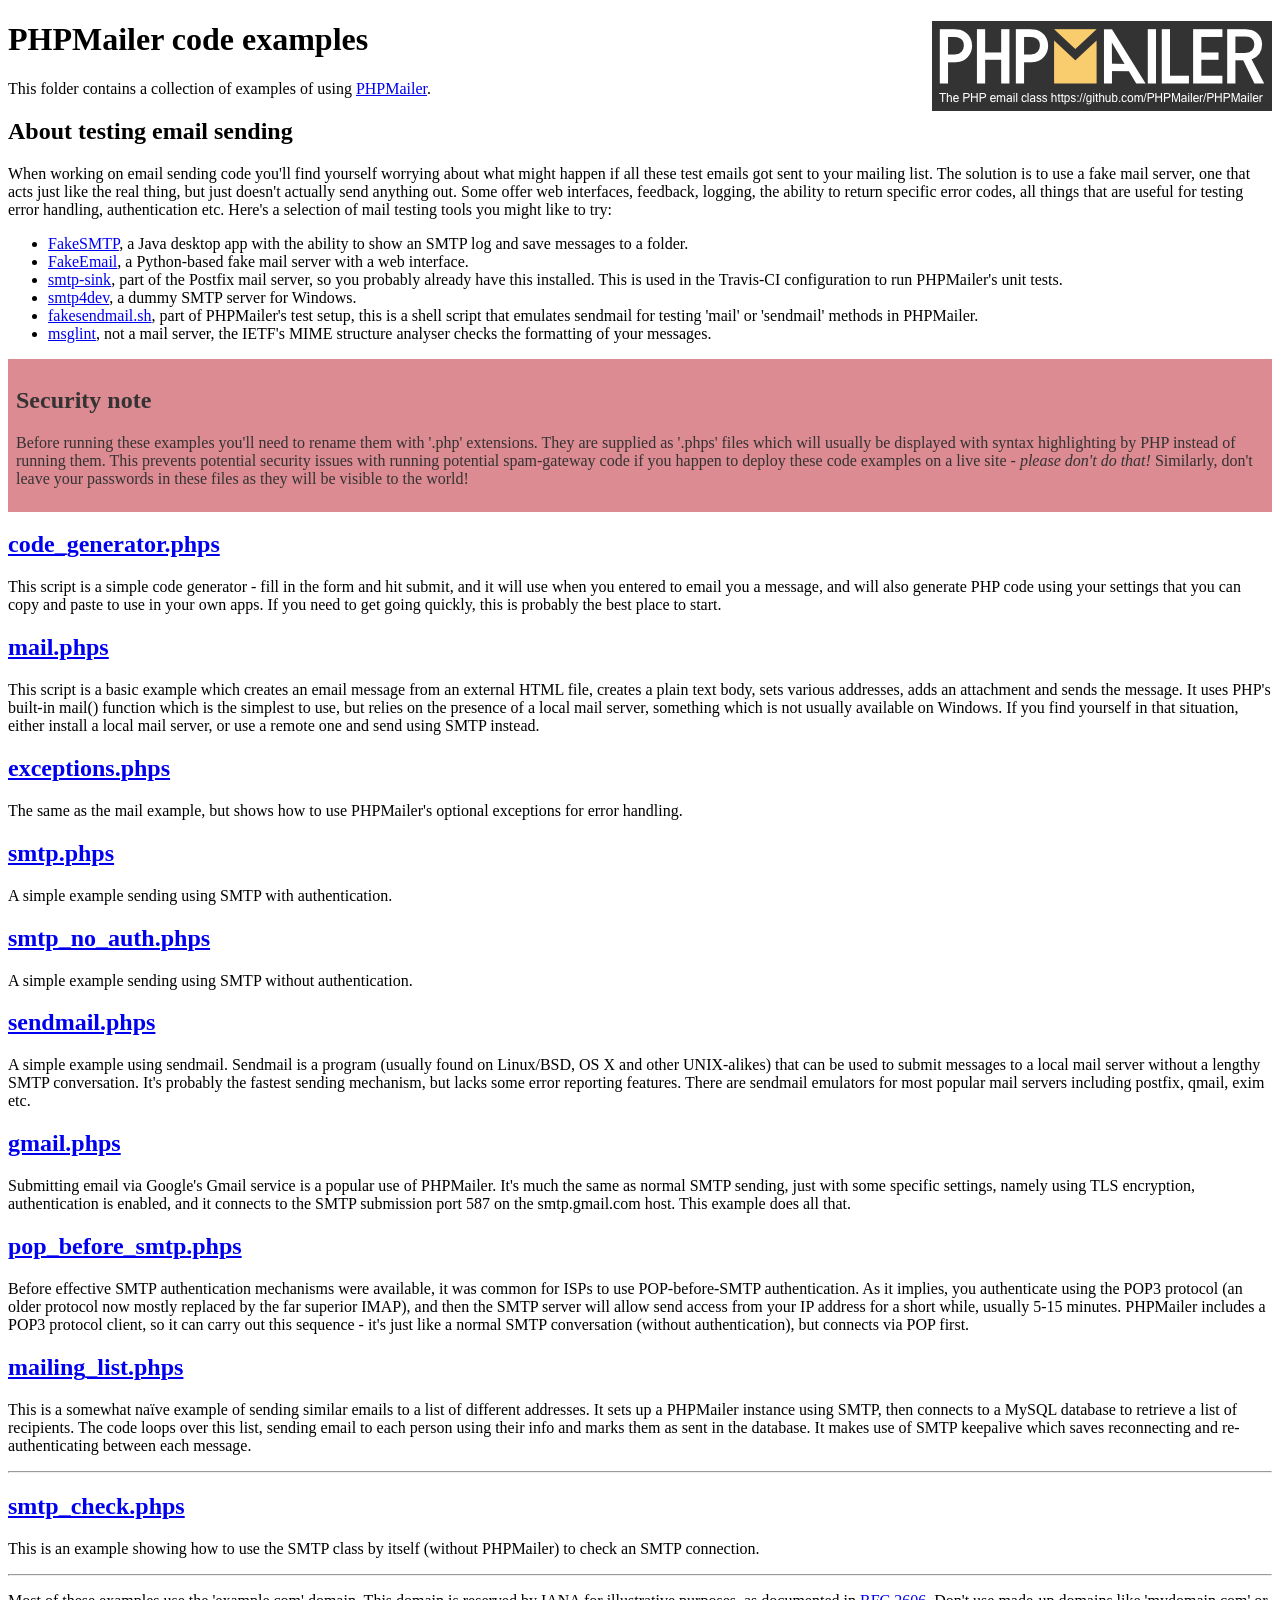
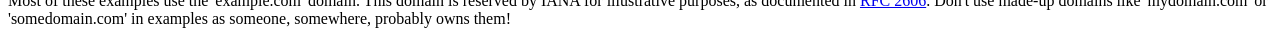
<file: public/vendor/phpmailer/phpmailer/examples/index.html>
<!DOCTYPE html>
<html>
<head>
	<meta charset="UTF-8">
	<title>PHPMailer Examples</title>
</head>
<body>
<h1>PHPMailer code examples<a href="https://github.com/PHPMailer/PHPMailer"><img src="images/phpmailer.png" style="float:right; border:0;" alt="PHPMailer logo"></a></h1>
<p>This folder contains a collection of examples of using <a href="https://github.com/PHPMailer/PHPMailer">PHPMailer</a>.</p>
<h2>About testing email sending</h2>
<p>When working on email sending code you'll find yourself worrying about what might happen if all these test emails got sent to your mailing list. The solution is to use a fake mail server, one that acts just like the real thing, but just doesn't actually send anything out. Some offer web interfaces, feedback, logging, the ability to return specific error codes, all things that are useful for testing error handling, authentication etc. Here's a selection of mail testing tools you might like to try:</p>
<ul>
  <li><a href="https://github.com/Nilhcem/FakeSMTP">FakeSMTP</a>, a Java desktop app with the ability to show an SMTP log and save messages to a folder. </li>
  <li><a href="https://github.com/isotoma/FakeEmail">FakeEmail</a>, a Python-based fake mail server with a web interface.</li>
  <li><a href="http://www.postfix.org/smtp-sink.1.html">smtp-sink</a>, part of the Postfix mail server, so you probably already have this installed. This is used in the Travis-CI configuration to run PHPMailer's unit tests.</li>
  <li><a href="http://smtp4dev.codeplex.com">smtp4dev</a>, a dummy SMTP server for Windows.</li>
  <li><a href="https://github.com/PHPMailer/PHPMailer/blob/master/test/fakesendmail.sh">fakesendmail.sh</a>, part of PHPMailer's test setup, this is a shell script that emulates sendmail for testing 'mail' or 'sendmail' methods in PHPMailer.</li>
  <li><a href="http://tools.ietf.org/tools/msglint/">msglint</a>, not a mail server, the IETF's MIME structure analyser checks the formatting of your messages.</li>
</ul>
<div style="padding: 8px; color: #333333; background-color: #dc8b92">
<h2>Security note</h2>
<p>Before running these examples you'll need to rename them with '.php' extensions. They are supplied as '.phps' files which will usually be displayed with syntax highlighting by PHP instead of running them. This prevents potential security issues with running potential spam-gateway code if you happen to deploy these code examples on a live site - <em>please don't do that!</em> Similarly, don't leave your passwords in these files as they will be visible to the world!</p>
</div>
<h2><a href="code_generator.phps">code_generator.phps</a></h2>
<p>This script is a simple code generator - fill in the form and hit submit, and it will use when you entered to email you a message, and will also generate PHP code using your settings that you can copy and paste to use in your own apps. If you need to get going quickly, this is probably the best place to start.</p>
<h2><a href="mail.phps">mail.phps</a></h2>
<p>This script is a basic example which creates an email message from an external HTML file, creates a plain text body, sets various addresses, adds an attachment and sends the message. It uses PHP's built-in mail() function which is the simplest to use, but relies on the presence of a local mail server, something which is not usually available on Windows. If you find yourself in that situation, either install a local mail server, or use a remote one and send using SMTP instead.</p>
<h2><a href="exceptions.phps">exceptions.phps</a></h2>
<p>The same as the mail example, but shows how to use PHPMailer's optional exceptions for error handling.</p>
<h2><a href="smtp.phps">smtp.phps</a></h2>
<p>A simple example sending using SMTP with authentication.</p>
<h2><a href="smtp_no_auth.phps">smtp_no_auth.phps</a></h2>
<p>A simple example sending using SMTP without authentication.</p>
<h2><a href="sendmail.phps">sendmail.phps</a></h2>
<p>A simple example using sendmail. Sendmail is a program (usually found on Linux/BSD, OS X and other UNIX-alikes) that can be used to submit messages to a local mail server without a lengthy SMTP conversation. It's probably the fastest sending mechanism, but lacks some error reporting features. There are sendmail emulators for most popular mail servers including postfix, qmail, exim etc.</p>
<h2><a href="gmail.phps">gmail.phps</a></h2>
<p>Submitting email via Google's Gmail service is a popular use of PHPMailer. It's much the same as normal SMTP sending, just with some specific settings, namely using TLS encryption, authentication is enabled, and it connects to the SMTP submission port 587 on the smtp.gmail.com host. This example does all that.</p>
<h2><a href="pop_before_smtp.phps">pop_before_smtp.phps</a></h2>
<p>Before effective SMTP authentication mechanisms were available, it was common for ISPs to use POP-before-SMTP authentication. As it implies, you authenticate using the POP3 protocol (an older protocol now mostly replaced by the far superior IMAP), and then the SMTP server will allow send access from your IP address for a short while, usually 5-15 minutes. PHPMailer includes a POP3 protocol client, so it can carry out this sequence - it's just like a normal SMTP conversation (without authentication), but connects via POP first.</p>
<h2><a href="mailing_list.phps">mailing_list.phps</a></h2>
<p>This is a somewhat naïve example of sending similar emails to a list of different addresses. It sets up a PHPMailer instance using SMTP, then connects to a MySQL database to retrieve a list of recipients. The code loops over this list, sending email to each person using their info and marks them as sent in the database. It makes use of SMTP keepalive which saves reconnecting and re-authenticating between each message.</p>
<hr>
<h2><a href="smtp_check.phps">smtp_check.phps</a></h2>
<p>This is an example showing how to use the SMTP class by itself (without PHPMailer) to check an SMTP connection.</p>
<hr>
<p>Most of these examples use the 'example.com' domain. This domain is reserved by IANA for illustrative purposes, as documented in <a href="http://tools.ietf.org/html/rfc2606">RFC 2606</a>. Don't use made-up domains like 'mydomain.com' or 'somedomain.com' in examples as someone, somewhere, probably owns them!</p>
</body>
</html>
</file>
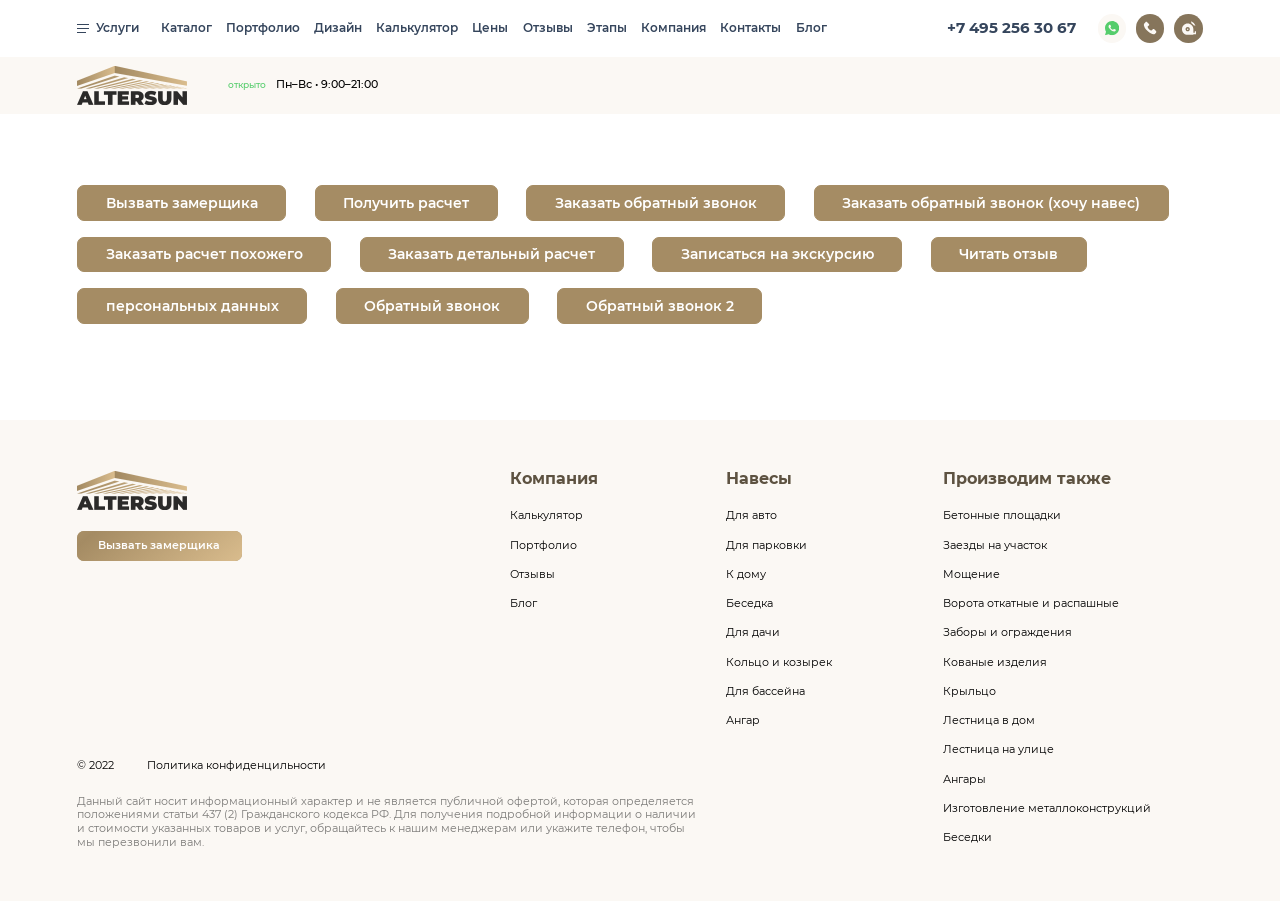
<file: public/00-modal.html>
<!DOCTYPE html>
<html lang="ru">
	<head>
		<meta charset="utf-8">
		<title>Модальные окна</title>
		<meta name="description" content="о чем страница">
		<meta http-equiv="X-UA-Compatible" content="IE=edge">
		<meta name="viewport" content="width=device-width,initial-scale=1.0,  shrink-to-fit=no">
		<link type="image/ico" href="img/favicon.ico" rel="shortcut icon"><meta name="format-detection" content="telephone=no"> 
		<link href="libs/swiper/swiper.min.css" rel="stylesheet"/>
		<link href="libs/@fancyapps/ui/fancybox.css" rel="stylesheet"/>
		<link href="libs/plyr/plyr.css" rel="stylesheet"/>
		<link href="css/main.min.css" rel="stylesheet"/>
	</head>
	<body>
		<div class="main-wrapper">
			<!-- start header-->
			<header class="header" id="header">
				<!-- start top-nav-->
				<div class="top-nav block-with-lazy">
					<div class="container">
						<div class="row">
							<div class="col-auto d-lg-none">
								<div class="toggle-menu-mobile toggle-menu-mobile--js"><span></span>
								</div>
							</div>
							<div class="col-auto d-none d-lg-block">
								<div class="services-dropdown dropdown">
									<div class="services-dropdown__btn dropdown__btn">
										<div class="services-dropdown__toggle-icon"><span></span>
										</div><span>Услуги</span>
									</div>
									<div class="services-dropdown__content dropdown__content">
										<div class="container">
											<div class="row">
												<div class="col-3">
													<h6> <img src="img/svg/dropdown-1.svg" alt="" loading="lazy"/>Навесы
													</h6>
													<ul>
														<li><a href="#">Для машин</a></li>
														<li><a href="#">К дому</a></li>
														<li><a href="#">Для бассейна</a></li>
														<li><a href="#">Кованые</a></li>
														<li><a href="#">Беседки</a></li>
														<li><a href="#">Козырьки</a></li>
														<li><a href="#">Другие</a></li>
													</ul>
												</div>
												<div class="col-6">
													<h6> <img src="img/svg/dropdown-2.svg" alt="" loading="lazy"/>Дополнительные услуги
													</h6>
													<ul class="services-dropdown__large-list">
														<li><a href="#">Гаражи из сэндвич панелей</a></li>
														<li><a href="#">Террасы и веранды из ДПК</a></li>
														<li><a href="#">Заборы</a></li>
														<li><a href="#">Ограждения</a></li>
														<li><a href="#">Откатные ворота</a></li>
														<li><a href="#">Распашные ворота</a></li>
														<li><a href="#">Торговые павильоны</a></li>
														<li><a href="#">Быстровозводимые здания</a></li>
														<li><a href="#">Металлокаркасы лестниц</a></li>
														<li><a href="#">Мощение</a></li>
														<li><a href="#">Откатные ворота</a></li>
														<li><a href="#">Промышленные откатные ворота</a></li>
														<li><a href="#">Распашные ворота</a></li>
														<li><a href="#">Рулонные ворота</a></li>
														<li><a href="#">Комплекты для откатных ворот</a></li>
														<li><a href="#">Калитки</a></li>
													</ul>
												</div>
												<div class="col-3">
													<h6> <img src="img/svg/dropdown-3.svg" alt="" loading="lazy"/>О компании
													</h6>
													<ul>
														<li><a href="#">Портфолио работ</a></li>
														<li><a href="#">Отзывы клиентов</a></li>
														<li><a href="#">Калькулятор навесов</a></li>
														<li><a href="#">Как заказать навес</a></li>
														<li><a href="#">Сертификаты качества</a></li>
														<li><a href="#">О компании</a></li>
														<li><a href="#">Блог</a></li>
													</ul>
												</div>
											</div>
										</div>
									</div>
								</div>
							</div>
							<div class="top-nav__col col-auto">
								<div class="menu-mobile menu-mobile--js">
									<div class="menu-mobile__inner">
										<div class="dd-group dd-group-js">
											<div class="accordion-item">
												<div class="accordion-item__head dd-head-js active">
													<h4><img src="img/svg/dropdown-1.svg" alt="" loading="lazy"/>Навесы
													</h4>
													<svg class="icon icon-chevron-right ">
														<use xlink:href="img/svg/sprite.svg#chevron-right"></use>
													</svg>
												</div>
												<div class="accordion-item__content dd-content-js active">
													<ul>
														<li><a href="#">Для машин</a></li>
														<li><a href="#">К дому</a></li>
														<li><a href="#">Для бассейна</a></li>
														<li><a href="#">Кованые</a></li>
														<li><a href="#">Беседки</a></li>
														<li><a href="#">Козырьки</a></li>
														<li><a href="#">Другие</a></li>
													</ul>
												</div>
											</div>
											<div class="accordion-item">
												<div class="accordion-item__head dd-head-js">
													<h4><img src="img/svg/dropdown-2.svg" alt="" loading="lazy"/>Дополнительные услуги
													</h4>
													<svg class="icon icon-chevron-right ">
														<use xlink:href="img/svg/sprite.svg#chevron-right"></use>
													</svg>
												</div>
												<div class="accordion-item__content dd-content-js">
													<ul class="accordion-item__large-list">
														<li><a href="#">Гаражи из сэндвич панелей</a></li>
														<li><a href="#">Террасы и веранды из ДПК</a></li>
														<li><a href="#">Заборы</a></li>
														<li><a href="#">Ограждения</a></li>
														<li><a href="#">Откатные ворота</a></li>
														<li><a href="#">Распашные ворота</a></li>
														<li><a href="#">Торговые павильоны</a></li>
														<li><a href="#">Быстровозводимые здания</a></li>
														<li><a href="#">Металлокаркасы лестниц</a></li>
														<li><a href="#">Мощение</a></li>
														<li><a href="#">Откатные ворота</a></li>
														<li><a href="#">Промышленные откатные ворота</a></li>
														<li><a href="#">Распашные ворота</a></li>
														<li><a href="#">Рулонные ворота</a></li>
														<li><a href="#">Комплекты для откатных ворот</a></li>
														<li><a href="#">Калитки</a></li>
													</ul>
												</div>
											</div>
											<div class="accordion-item">
												<div class="accordion-item__head dd-head-js">
													<h4><img src="img/svg/dropdown-3.svg" alt="" loading="lazy"/>О компании
													</h4>
													<svg class="icon icon-chevron-right ">
														<use xlink:href="img/svg/sprite.svg#chevron-right"></use>
													</svg>
												</div>
												<div class="accordion-item__content dd-content-js">
													<ul>
														<li><a href="#">Портфолио работ</a></li>
														<li><a href="#">Отзывы клиентов</a></li>
														<li><a href="#">Калькулятор навесов</a></li>
														<li><a href="#">Как заказать навес</a></li>
														<li><a href="#">Сертификаты качества</a></li>
														<li><a href="#">О компании</a></li>
														<li><a href="#">Блог</a></li>
													</ul>
												</div>
											</div>
										</div>
										<ul class="menu" itemscope="itemscope" itemtype="http://schema.org/SiteNavigationElement">
											<li class="menu-item" itemprop="item"><a href="#" itemprop="url">Каталог</a></li>
											<li class="menu-item" itemprop="item"><a href="#" itemprop="url">Портфолио</a></li>
											<li class="menu-item" itemprop="item"><a href="#" itemprop="url">Дизайн</a></li>
											<li class="menu-item" itemprop="item"><a href="#" itemprop="url">Калькулятор</a></li>
											<li class="menu-item" itemprop="item"><a href="#" itemprop="url">Цены</a></li>
											<li class="menu-item" itemprop="item"><a href="#" itemprop="url">Отзывы</a></li>
											<li class="menu-item" itemprop="item"><a href="#" itemprop="url">Этапы</a></li>
											<li class="menu-item" itemprop="item"><a href="#" itemprop="url">Компания</a></li>
											<li class="menu-item" itemprop="item"><a href="#" itemprop="url">Контакты</a></li>
											<li class="menu-item" itemprop="item"><a href="#" itemprop="url">Блог</a></li>
										</ul>
										<a class="top-nav__link" href="tel:+74952122320">+7 (495) 212-23-20
										</a>
										<a class="top-nav__link" href="tel:+79697778247">
											 +7 (969) 777-82-47
											<svg class="icon icon-wa ">
												<use xlink:href="img/svg/sprite.svg#wa"></use>
											</svg>
										</a>
										<a class="top-nav__email" href="mailto:info@naves-na-zakaz.ru">info@naves-na-zakaz.ru
										</a>
										<div class="top-nav__soc-wrap">
											<div class="soc">
												<a class="soc__item" href="#" target="_blank"><img src="img/svg/yt.svg" alt="" loading="lazy"/>
												</a>
												<a class="soc__item" href="#" target="_blank"><img src="img/svg/inst.svg" alt="" loading="lazy"/>
												</a>
												<a class="soc__item" href="#" target="_blank"><img src="img/svg/vk2.svg" alt="" loading="lazy"/>
												</a>
												<a class="soc__item" href="#" target="_blank"><img src="img/svg/dzen.svg" alt="" loading="lazy"/>
												</a>
											</div>
										</div>
										<div class="top-nav__footer-btn-wrap">
											<div class="row">
												<div class="col-6">
													<a class="top-nav__footer-btn link-modal-js" href="#modal-call" data-title="Вызвать замерщика" data-text="Оставьте свой номер телефона, мы&amp;nbsp;вам перезвоним и&amp;nbsp;договоримся о&amp;nbsp;замере" data-btn="Отправить" data-pic="1">
														<div class="top-nav__icon-wrap">
															<svg class="icon icon-roulette ">
																<use xlink:href="img/svg/sprite.svg#roulette"></use>
															</svg>
														</div>Вызвать замерщика
													</a>
												</div>
												<div class="col-6">
													<a class="top-nav__footer-btn link-modal-js" href="#modal-callback" data-desktop-pic="img/@2x/modal-3.png" data-mobile-pic="img/avatar-1.png">
														<div class="top-nav__icon-wrap">
															<svg class="icon icon-callBack ">
																<use xlink:href="img/svg/sprite.svg#callBack"></use>
															</svg>
														</div>Обратный звонок
													</a>
												</div>
											</div>
										</div>
									</div>
								</div>
							</div>
							<div class="col text-end">
								<div class="top-nav__center-block">
									<a class="logo d-lg-none mt" href="/"><img src="img/logo.png" alt="" loading="lazy"/>
									</a>
									<a class="top-nav__tel mt" href="tel:+74952563067">+7 495 256 30 67
									</a>
								</div>
							</div>
							<div class="col-auto">
								<div class="soc soc--header">
									<a class="soc__item soc__item--whatsapp" href="#" target="_blank">
										<svg class="icon icon-whatsapp ">
											<use xlink:href="img/svg/sprite.svg#whatsapp"></use>
										</svg>
									</a>
									<a class="soc__item soc__item--phone-call link-modal-js" href="#modal-call" data-title="Обратный звонок" data-text="Оставьте свой номер телефона, и&amp;nbsp;мы&amp;nbsp;вам перезвоним в&amp;nbsp;течение 15&amp;nbsp;минут." data-btn="Заказать обратный звонок" data-pic="2">
										<svg class="icon icon-phone-call ">
											<use xlink:href="img/svg/sprite.svg#phone-call"></use>
										</svg>
									</a>
									<a class="soc__item soc__item--measuring d-none d-xl-grid link-modal-js" href="#modal-call" data-title="Вызвать замерщика" data-text="Оставьте свой номер телефона, мы&amp;nbsp;вам перезвоним и&amp;nbsp;договоримся о&amp;nbsp;замере" data-btn="Отправить" data-pic="1">
										<svg class="icon icon-measuring ">
											<use xlink:href="img/svg/sprite.svg#measuring"></use>
										</svg>
									</a>
								</div>
							</div>
						</div>
					</div>
				</div>
				<!-- end top-nav-->
				<!-- start topLine-->
				<div class="topLine section d-none d-lg-flex" id="topLine">
					<div class="container">
						<div class="topLine__main-row row">
							<div class="col-auto">
								<a class="logo" href="/"><img src="img/logo.png" alt="" loading="lazy"/>
								</a>
							</div>
							<div class="col-auto">
								<div class="schedule"><span>открыто</span><span>Пн&ndash;Вс &bull; 9:00&ndash;21:00</span>
								</div>
							</div>
						</div>
					</div>
				</div>
				<!-- end topLine-->
			</header>
			<!-- end header-->
			<div class="section container">
				<div class="row">
										<div class="col-auto mb-3"><a class="btn btn-primary link-modal-js" href="#modal-call" data-title="Вызвать замерщика" data-text="Оставьте свой номер телефона, мы&amp;nbsp;вам перезвоним и&amp;nbsp;договоримся о&amp;nbsp;замере" data-btn="Отправить" data-pic="1">Вызвать замерщика</a></div>
										<div class="col-auto mb-3"><a class="btn btn-primary link-modal-js" href="#modal-call" data-title="Получить расчет" data-text="Оставьте свой номер телефона, мы&amp;nbsp;вам перезвоним и&amp;nbsp;выполним расчет." data-btn="Получить расчет" data-pic="2">Получить расчет</a></div>
										<div class="col-auto mb-3"><a class="btn btn-primary link-modal-js" href="#modal-call" data-title="Обратный звонок" data-text="Оставьте свой номер телефона, и&amp;nbsp;мы&amp;nbsp;вам перезвоним в&amp;nbsp;течение 15&amp;nbsp;минут." data-btn="Заказать обратный звонок" data-pic="2">Заказать обратный звонок</a></div>
										<div class="col-auto mb-3"><a class="btn btn-primary link-modal-js" href="#modal-call" data-title="Хочу навес Н1830" data-text="Оставьте свой номер телефона, мы&amp;nbsp;вам перезвоним и&amp;nbsp;сообщим детальную информацию по&amp;nbsp;навесу, направим к&amp;nbsp;вам замерщика или поможем оформить заказ онлайн" data-btn="Заказать обратный звонок" data-pic="2">Заказать обратный звонок (хочу навес)</a></div>
										<div class="col-auto mb-3"><a class="btn btn-primary link-modal-js" href="#modal-call" data-title="Заказать расчет похожего навеса" data-text="Оставьте свой номер телефона, мы&amp;nbsp;вам перезвоним и&amp;nbsp;выполним расчет" data-btn="Заказать расчет" data-pic="2">Заказать расчет похожего</a></div>
										<div class="col-auto mb-3"><a class="btn btn-primary link-modal-js" href="#modal-call" data-title="Заказать детальный расчет" data-text="Оставьте свой номер телефона, мы&amp;nbsp;вам перезвоним и&amp;nbsp;выполним расчет." data-btn="Заказать расчет" data-pic="1">Заказать детальный расчет</a></div>
										<div class="col-auto mb-3"><a class="btn btn-primary link-modal-js" href="#modal-call" data-title="Записаться на&amp;nbsp;экскурсию по&amp;nbsp;производству" data-text="Оставьте свой номер телефона, мы&amp;nbsp;перезвоним в&amp;nbsp;течение 15&amp;nbsp;минут и&amp;nbsp;запишем вас" data-btn="Запсиаться на&amp;nbsp;экскурсию" data-pic="1">Записаться на экскурсию</a></div>
										<div class="col-auto mb-3"><a class="btn btn-primary link-modal-js" href="#modal-call-reviews">Читать отзыв</a></div>
										<div class="col-auto mb-3"><a class="btn btn-primary link-modal-js" href="#modal-policy">персональных данных</a></div>
										<div class="col-auto mb-3"><a class="btn btn-primary link-modal-js" href="#modal-callback" data-desktop-pic="img/@2x/modal-3.png" data-mobile-pic="img/avatar-1.png">Обратный звонок</a></div>
										<div class="col-auto mb-3"><a class="btn btn-primary link-modal-js" href="#modal-callback" data-desktop-pic="img/@2x/modal-4.png" data-mobile-pic="img/avatar-2.png">Обратный звонок 2</a></div>
				</div>
			</div>
			<footer class="footer">
				<div class="container">
					<div class="row">
						<div class="footer__col-main col-lg-9">
							<div class="row">
								<div class="col-lg-4 col-xl-3">
									<div class="footer__head">
										<a class="logo" href="/"><img src="img/logo.png" alt="" loading="lazy"/>
										</a>
									</div>
									<a class="footer__btn btn btn-primary btn-sm btn-gradient link-modal-js" href="#modal-call" data-title="Вызвать замерщика" data-text="Оставьте свой номер телефона, мы&amp;nbsp;вам перезвоним и&amp;nbsp;договоримся о&amp;nbsp;замере" data-btn="Отправить" data-pic="1">Вызвать замерщика 
									</a>
								</div>
								<div class="col-6 col-sm-4 col-xl-3 ml-lg-auto">
									<h6>Компания</h6>
									<ul>
										<li><a href="#">Калькулятор</a></li>
										<li><a href="#">Портфолио</a></li>
										<li><a href="#">Отзывы</a></li>
										<li><a href="#">Блог</a></li>
									</ul>
								</div>
								<div class="col-6 col-sm-4 col-xl-3">
									<h6>Навесы</h6>
									<ul>
										<li><a href="#">Для авто</a></li>
										<li><a href="#">Для парковки</a></li>
										<li><a href="#">К дому</a></li>
										<li><a href="#">Беседка</a></li>
										<li><a href="#">Для дачи</a></li>
										<li><a href="#">Кольцо и козырек</a></li>
										<li><a href="#">Для бассейна</a></li>
										<li><a href="#">Ангар</a></li>
									</ul>
								</div>
								<div class="col-sm-4 d-lg-none">
									<h6>Производим также</h6>
									<ul>
										<li><a href="#">Бетонные площадки</a></li>
										<li><a href="#">Заезды на участок</a></li>
										<li><a href="#">Мощение</a></li>
										<li><a href="#">Ворота откатные и распашные</a></li>
										<li><a href="#">Заборы и ограждения</a></li>
										<li><a href="#">Кованые изделия</a></li>
										<li><a href="#">Крыльцо</a></li>
										<li><a href="#">Лестница в дом</a></li>
										<li><a href="#">Лестница на улице</a></li>
										<li><a href="#">Ангары</a></li>
										<li><a href="#">Изготовление металлоконструкций</a></li>
										<li><a href="#">Беседки </a></li>
									</ul>
								</div>
							</div>
							<div class="footer__content"><span>© 2022</span><a href="#">Политика конфиденцильности</a>
								<p>Данный сайт носит информационный характер и&nbsp;не&nbsp;является публичной офертой, которая определяется положениями статьи 437 (2) Гражданского кодекса РФ. Для получения подробной информации о&nbsp;наличии и&nbsp;стоимости указанных товаров и&nbsp;услуг, обращайтесь к&nbsp;нашим менеджерам или укажите телефон, чтобы мы&nbsp;перезвонили вам.</p>
							</div>
						</div>
						<div class="col-lg-3 d-none d-lg-block">
							<h6>Производим также</h6>
							<ul>
								<li><a href="#">Бетонные площадки</a></li>
								<li><a href="#">Заезды на участок</a></li>
								<li><a href="#">Мощение</a></li>
								<li><a href="#">Ворота откатные и распашные</a></li>
								<li><a href="#">Заборы и ограждения</a></li>
								<li><a href="#">Кованые изделия</a></li>
								<li><a href="#">Крыльцо</a></li>
								<li><a href="#">Лестница в дом</a></li>
								<li><a href="#">Лестница на улице</a></li>
								<li><a href="#">Ангары</a></li>
								<li><a href="#">Изготовление металлоконструкций</a></li>
								<li><a href="#">Беседки </a></li>
							</ul>
						</div>
					</div>
				</div>
			</footer>
		</div>
		<!--  start modals-->
		<div id="modal-call" style="display: none">
			<div class="modal-win">
				<picture class="modal-pic-js"></picture>
				<div class="form-wrap">
					<form>
						<div class="text-center">
							<h4 class="modal-title-js"></h4>
							<p class="modal-text-js"></p>
						</div>
						<div class="form-wrap__input-wrap form-group">
							<label><input class="form-wrap__input form-control" name="text" type="text" placeholder="Ваше Имя" required="required"/>
							</label>
						</div>
						<!-- +e.input-wrap-->
						<div class="form-wrap__input-wrap form-group">
							<label><input class="form-wrap__input form-control" name="tel" type="tel" placeholder="+7 ___ ___ __ __" required="required"/>
							</label>
						</div>
						<!-- +e.input-wrap-->
						<button class="form-wrap__btn btn btn-gradient" type="submit">
						</button>
						<div class="form-wrap__agreement">
							<label class="custom-input form-check"><input class="custom-input__input form-check-input" name="checkbox" type="checkbox" checked="checked" required="required"/><span class="custom-input__text form-check-label">Я согласен с условиями <a class="link-modal-js" href="#modal-policy">политики конфиденциальности</a> и предоставляю согласие на обработку <a class="link-modal-js" href="#modal-policy">персональных данных</a> </span>
							</label>
						</div>
					</form>
				</div>
				<div class="modal-win__img-wrap bg-wrap">
					<!-- picture-->
					<picture class="picture-bg"> 
						<source type="image/avif" srcset="img/@2x/avif/modal-bg.avif"/>
						<source type="image/webp" srcset="img/@2x/webp/modal-bg.webp"/><img class="object-fit-js" src="img/@2x/modal-bg.jpg" alt="" loading="lazy"/>
					</picture>
					<!-- /picture-->
				</div>
			</div>
		</div>
		<!-- #modal-call-->
		<div id="modal-call-reviews" style="display: none">
			<div class="modal-win modal-win--reviews">
				<div class="sClientsReviews__wrap">
					<div class="row">
						<div class="col-md">
							<div class="sClientsReviews__profile">
								<div class="sClientsReviews__profile-content">
									<div class="sClientsReviews__avatar"></div>
									<div class="sClientsReviews__info"><span>Клиент</span><span>Игорь</span>
										<p>МО, г. Дмитров, СНТ &laquo;Квазаровка&raquo;</p>
									</div>
								</div>
							</div>
						</div>
						<div class="col-md">
							<audio class="js-player" controls="">
								<source src="audio/sample.mp3" type="audio/mp3"/>
							</audio>
						</div>
					</div>
					<div class="modal-win__content">
						<h4>&laquo;Убрали за&nbsp;собой мусор, соблюдали чистоту&raquo;</h4>
						<p>Вы&nbsp;купили себе дом! Время обустраивать участок. Есть куча идей для построек: из&nbsp;бревен, кирпичей, металла, дерева и&nbsp;других материалов, и&nbsp;все эти идеи можно воплотить с&nbsp;помощью навеса. В&nbsp;этой статье мы&nbsp;расскажем о&nbsp;7&nbsp;способах, как украсить участок, и&nbsp;сделать жизнь комфортнее под навесом.Вы купили себе дом! Время обустраивать участок. Есть куча идей для построек: из&nbsp;бревен, кирпичей, металла, дерева и&nbsp;других материалов, и&nbsp;все эти идеи можно воплотить с&nbsp;помощью навеса. В&nbsp;этой статье мы&nbsp;расскажем о&nbsp;7&nbsp;способах, как украсить участок, и&nbsp;сделать жизнь комфортнее под навесом.Вы купили себе дом! Время обустраивать участок. Есть куча идей для построек: из&nbsp;бревен, кирпичей, металла, дерева и&nbsp;других материалов, и&nbsp;все эти идеи можно воплотить с&nbsp;помощью навеса. В&nbsp;этой статье мы&nbsp;расскажем о&nbsp;7&nbsp;способах, как украсить участок, и&nbsp;сделать жизнь комфортнее под навесом.</p>
						<p>Вы&nbsp;купили себе дом! Время обустраивать участок. Есть куча идей для построек: из&nbsp;бревен, кирпичей, металла, дерева и&nbsp;других материалов, и&nbsp;все эти идеи можно воплотить с&nbsp;помощью навеса. В&nbsp;этой статье мы&nbsp;расскажем о&nbsp;7&nbsp;способах, как украсить участок, и&nbsp;сделать жизнь комфортнее под навесом.Вы купили себе дом! Время обустраивать участок. Есть куча идей для построек: из&nbsp;бревен, кирпичей, металла, дерева и&nbsp;других материалов, и&nbsp;все эти идеи можно воплотить с&nbsp;помощью навеса. В&nbsp;этой статье мы&nbsp;расскажем о&nbsp;7&nbsp;способах, как украсить участок, и&nbsp;сделать жизнь комфортнее под навесом.Вы купили себе дом! Время обустраивать участок. Есть куча идей для построек: из&nbsp;бревен, кирпичей, металла, дерева и&nbsp;других материалов, и&nbsp;все эти идеи можно воплотить с&nbsp;помощью навеса. В&nbsp;этой статье мы&nbsp;расскажем о&nbsp;7&nbsp;способах, как украсить участок, и&nbsp;сделать жизнь комфортнее под навесом.</p>
						<div class="text-end mt-3"><a class="btn btn-primary btn-gradient" href="#">Кнопка </a></div>
					</div>
				</div>
			</div>
		</div>
		<!-- #modal-call-reviews-->
		<div id="modal-policy" style="display: none">
			<div class="modal-win modal-win--reviews d-block p-4">
				<p>Политика конфиденциальности объясняет пользователям ресурса <a href="https://naves-na-zakaz.ru/">https://naves-na-zakaz.ru</a>/ (сайт \ мобильное приложение), с какой целью их личная информация собирается, и как будет использоваться.</p>
				<p>Сайт <a href="https://naves-na-zakaz.ru/"> https://naves-na-zakaz.ru/</a> уважает ваше право и соблюдает конфиденциальность при заполнении, передачи и хранении ваших персональных данных.</p>
				<p>Размещение заявки на сайте <a href="https://naves-na-zakaz.ru/">https://naves-na-zakaz.ru</a> означает Ваше согласие на обработку данных и дальнейшей передачи ваших контактных данных компании «Навес на заказ».</p>
				<p>Под персональными данными подразумевается информация, относящаяся к субъекту персональных данных, в частности фамилия, имя и отчество, дата рождения, адрес, контактные реквизиты (телефон, адрес электронной почты), семейное, имущественное положение и иные данные, относимые Федеральным законом от 27 июля 2006 года № 152-ФЗ «О персональных данных» (далее – «Закон») к категории персональных данных.</p>
				<p>Целью обработки персональных данных является оказание сайтом <a href="https://naves-na-zakaz.ru/">https://naves-na-zakaz.ru</a> информационно-справочных услуг, а также информирование об оказываемых услугах компании «Навес на заказ».</p>
				<p>В случае отзыва согласия на обработку своих персональных данных мы обязуемся удалить Ваши персональные данные в срок не позднее 3 рабочих дней. Отзыв согласия можно отправить в электронном виде по адресу: <a href="mailto:info@naves-na-zakaz.ru">info@naves-na-zakaz.ru</a></p>
			</div>
		</div>
		<!-- #modal-policy-->
		<div id="modal-callback" style="display: none">
			<div class="modal-win modal-win--callback">
				<div class="form-wrap">
					<form>
						<div class="row">
							<div class="col-lg-6">
								<div class="form-wrap__wrap">
									<picture class="modal-avatar-js"></picture>
									<div class="text-center">
										<div class="h4">Обратный звонок</div>
										<p>Оставьте свой номер телефона и&nbsp;мы&nbsp;вам перезвоним в&nbsp;течение 15&nbsp;минут</p>
									</div>
									<div class="form-wrap__input-wrap form-group">
										<label><input class="form-wrap__input form-control" name="tel" type="tel" placeholder="Ваш телефон" required="required"/>
										</label>
									</div>
									<!-- +e.input-wrap-->
									<button class="form-wrap__btn btn btn-primary btn-gradient" type="submit">Запросить обратный звонок
									</button>
									<div class="form-wrap__agreement">
										<label class="custom-input form-check"><input class="custom-input__input form-check-input" name="checkbox" type="checkbox" checked="checked" required="required"/><span class="custom-input__text form-check-label">Я согласен с условиями <a class="link-modal-js" href="#modal-policy">политики конфиденциальности</a> и предоставляю согласие на обработку <a class="link-modal-js" href="#modal-policy">персональных данных</a> </span>
										</label>
									</div>
								</div>
							</div>
							<div class="col-lg-6 d-none d-lg-block">
								<div class="form-wrap__img-wrap">
									<!-- picture-->
									<picture> 
										<source type="image/avif" srcset="img/@2x/avif/modal-bg-2.avif"/>
										<source type="image/webp" srcset="img/@2x/webp/modal-bg-2.webp"/><img class="object-fit-js" src="img/@2x/modal-bg-2.jpg" alt="" loading="lazy"/>
									</picture>
									<!-- /picture-->
								</div>
								<picture class="modal-pic-js img"></picture>
							</div>
						</div>
					</form>
				</div>
			</div>
		</div>
		<!-- #modal-callback-->
		<!-- end modals-->
		<script src="libs/jquery/jquery.min.js"></script>
		<script src="libs/@fancyapps/ui/fancybox.umd.js"> </script>
		<script src="libs/swiper/swiper-bundle.min.js"> </script>
		<script src="libs/inputmask/inputmask.min.js"></script>
		<script src="libs/hc-sticky/hc-sticky.js"></script>
		<script src="libs/plyr/plyr.min.js"> </script>
		<script src="js/common.js"></script>
	</body>
</html>
</file>
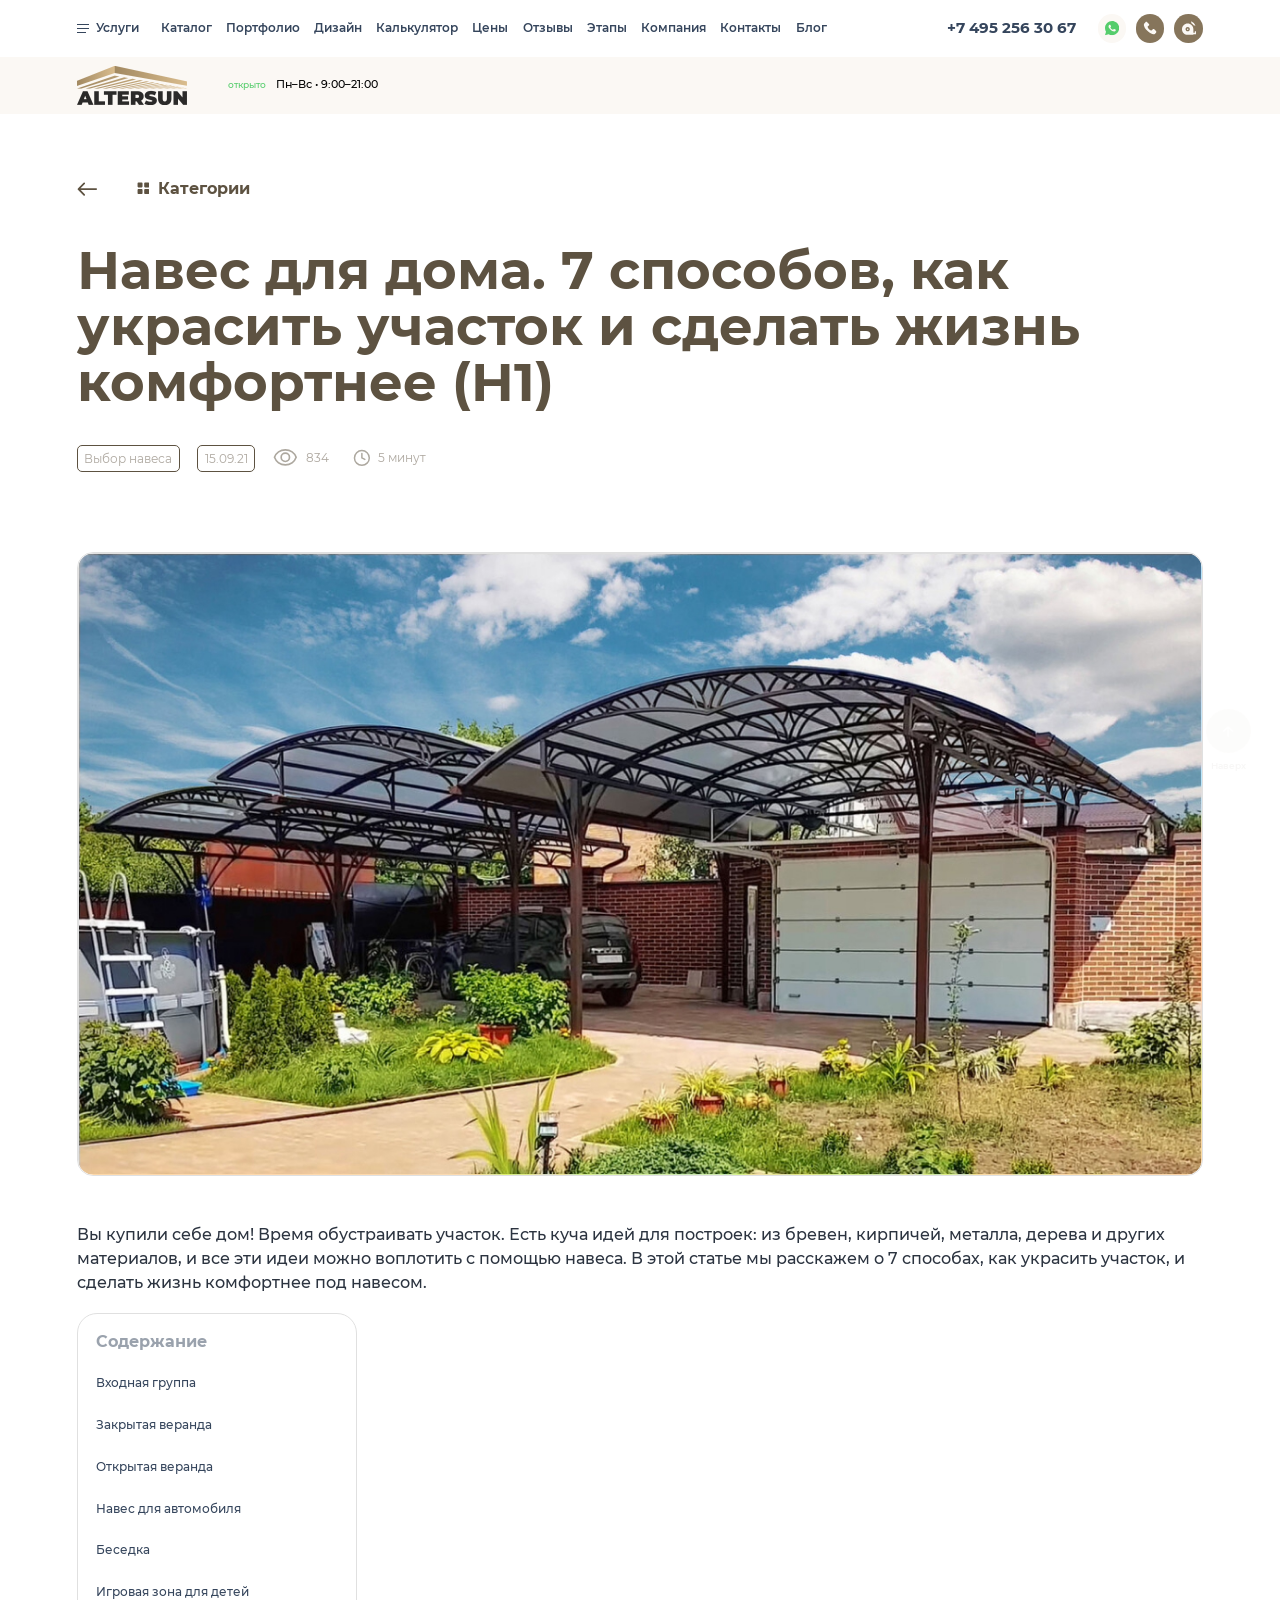
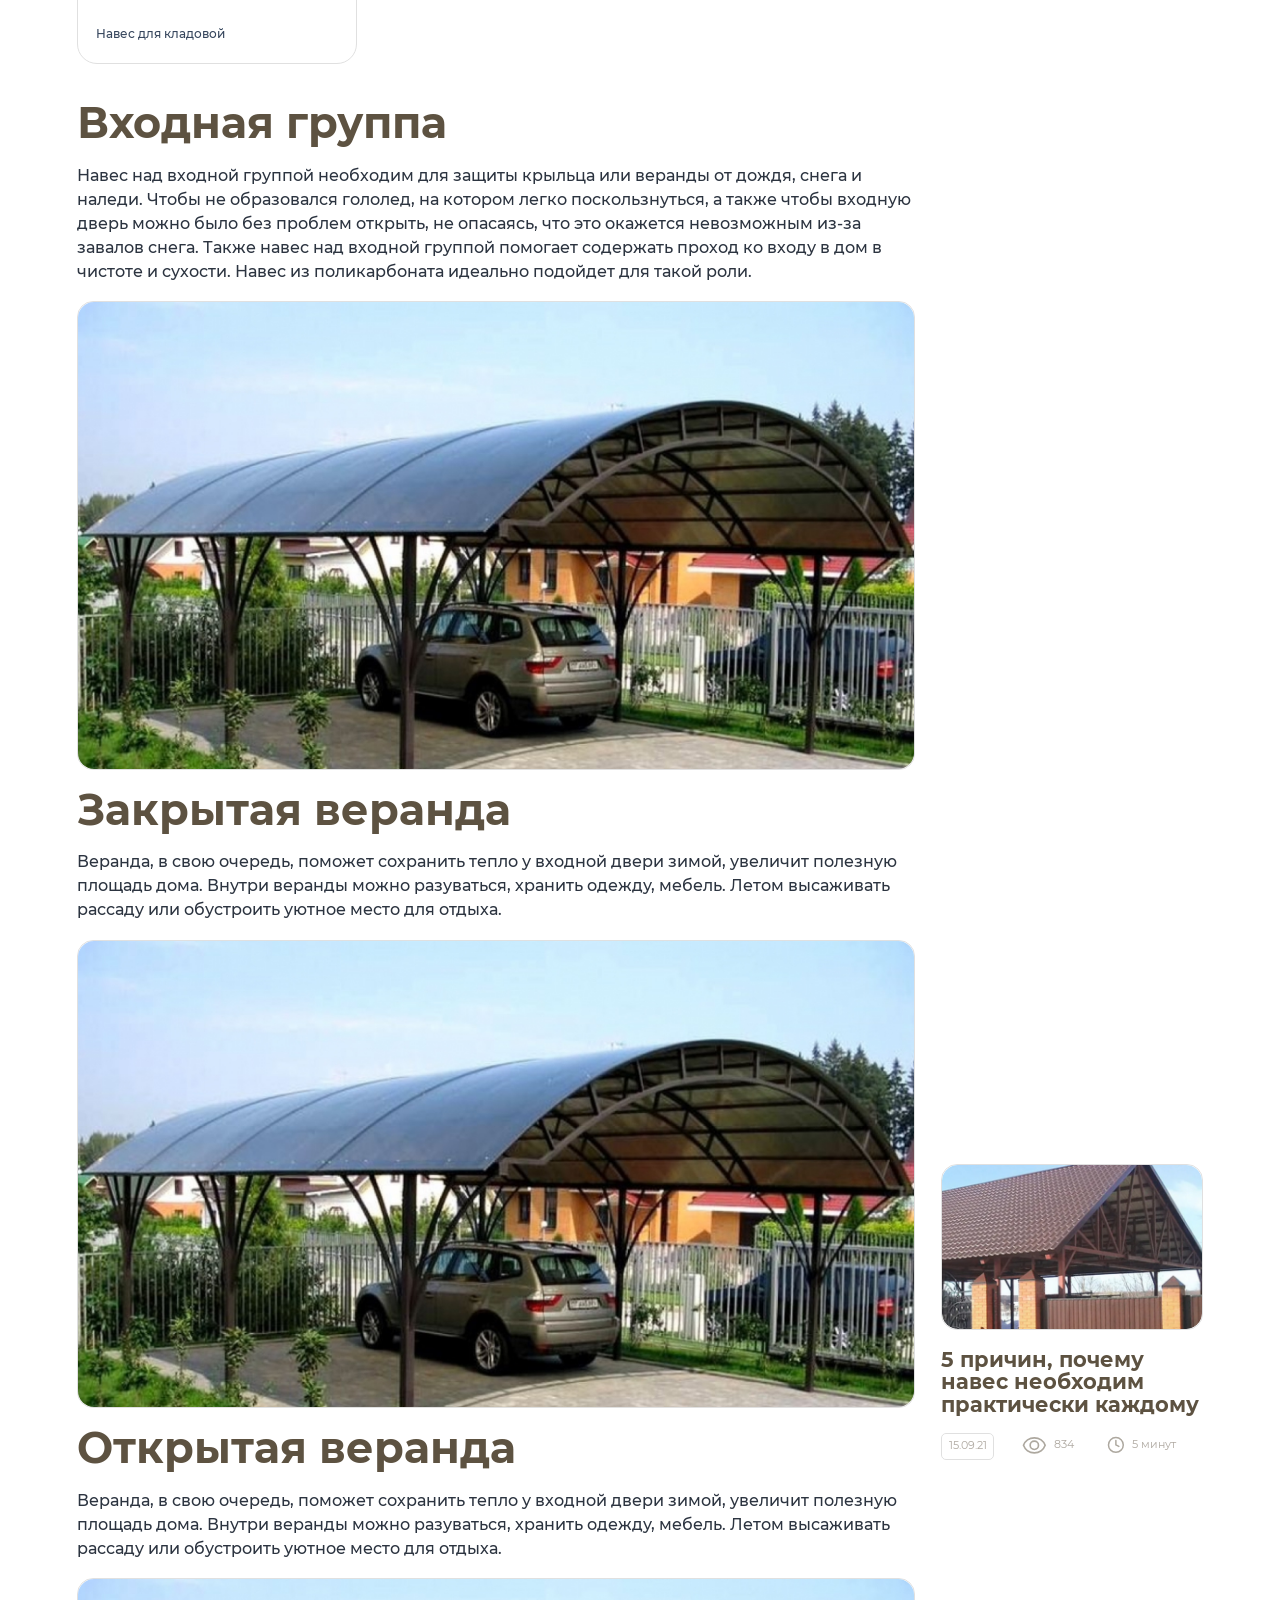
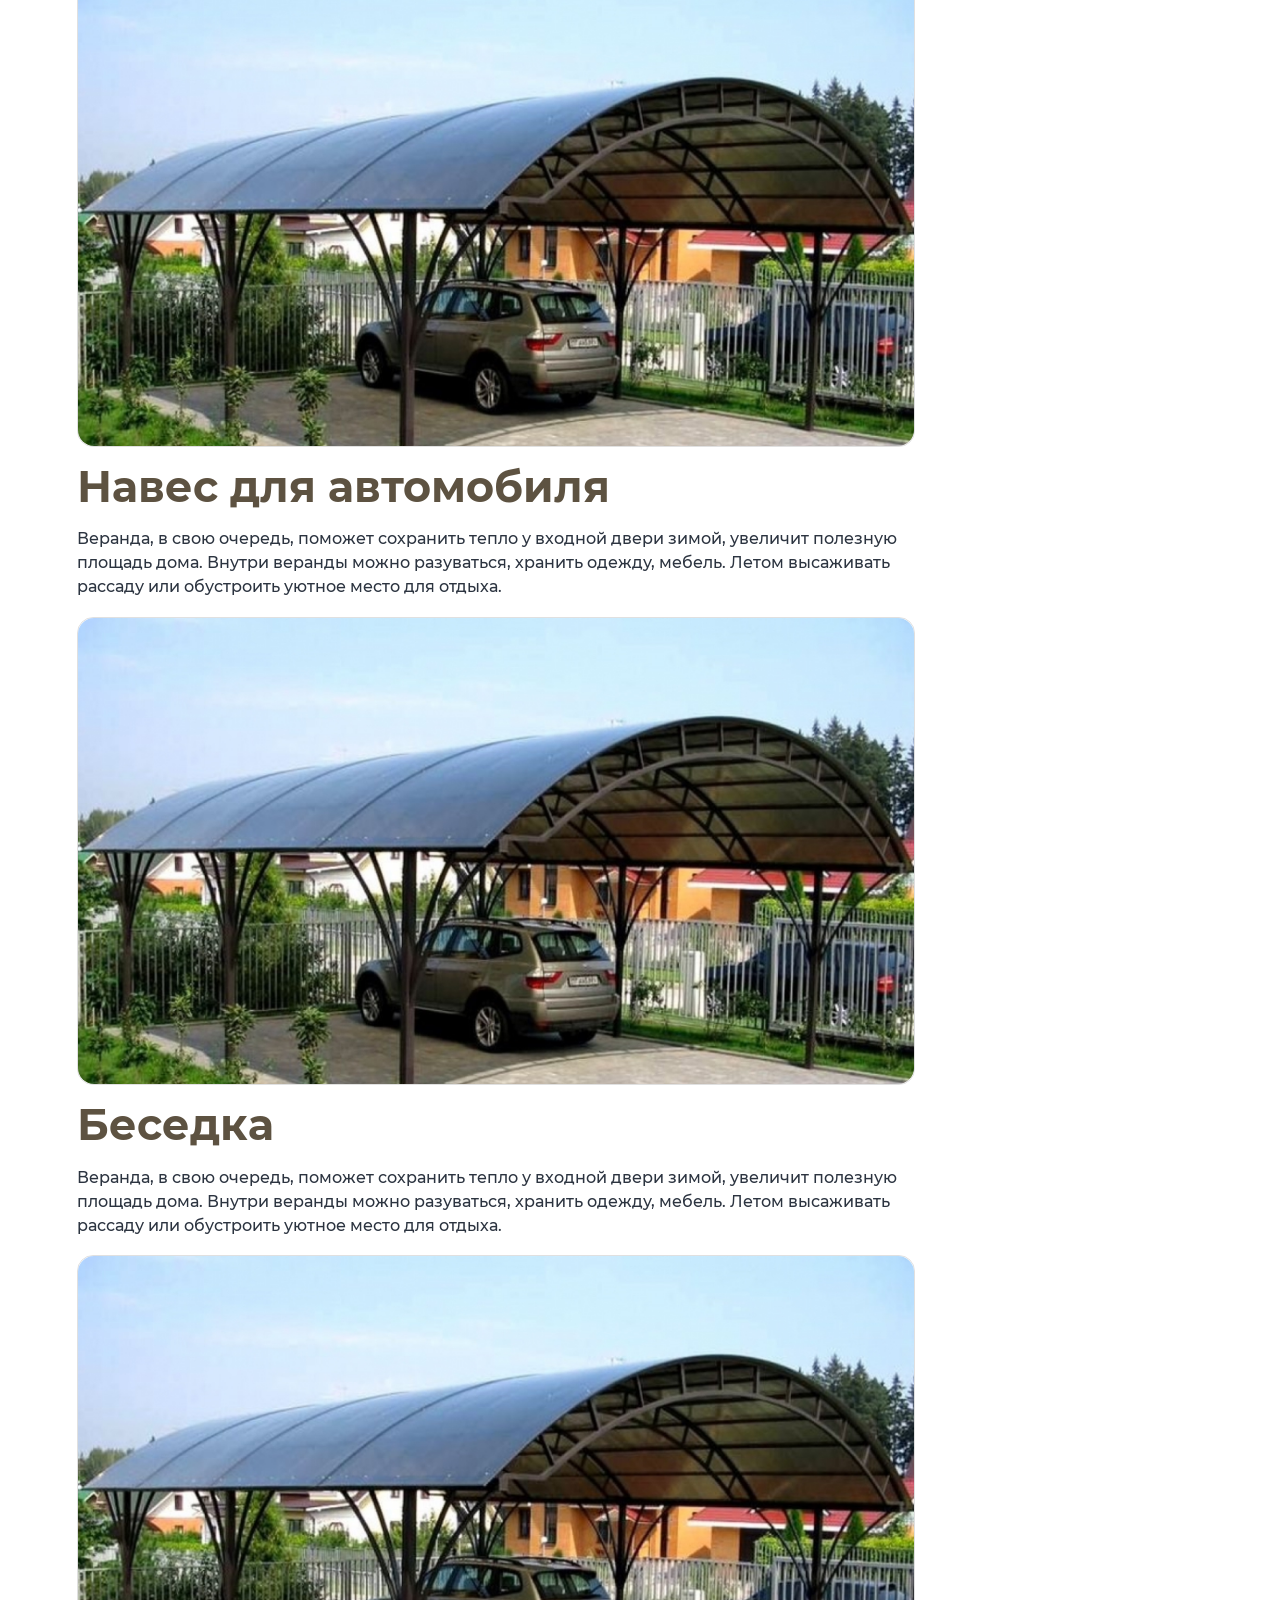
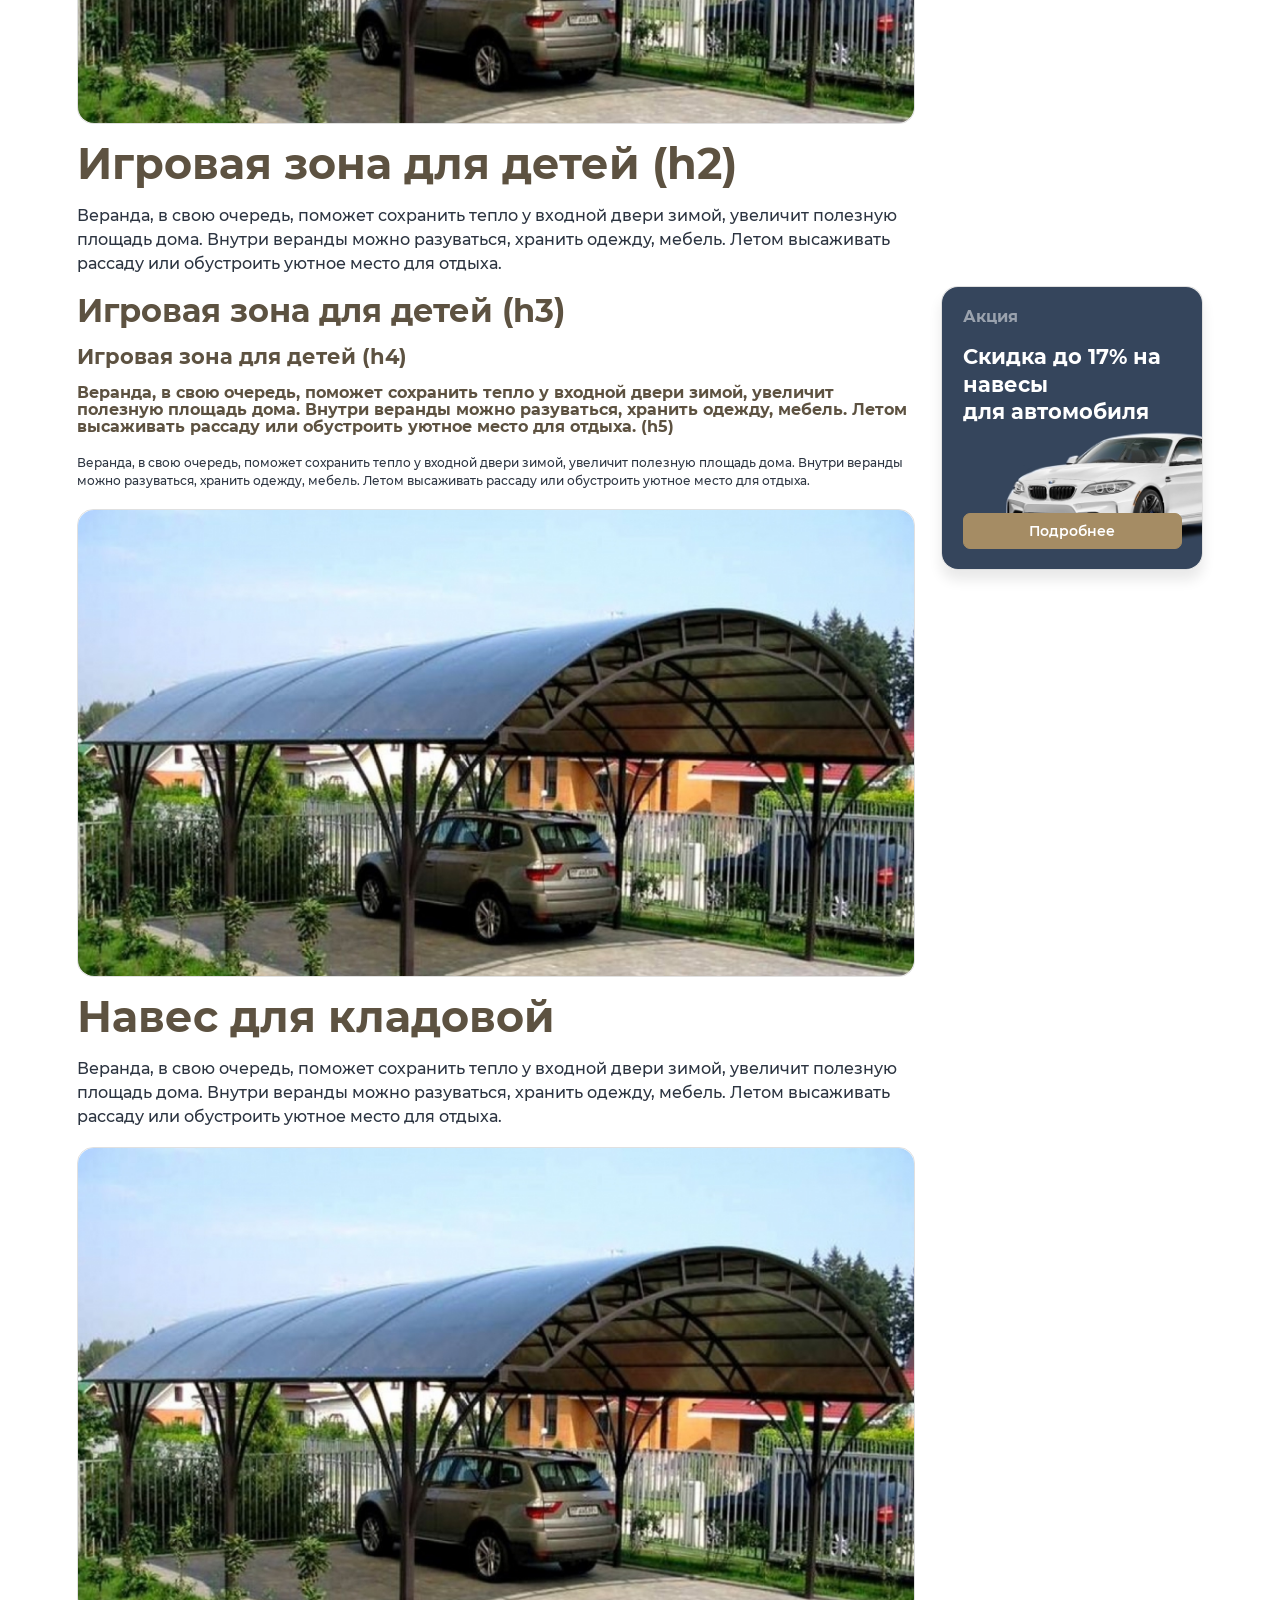
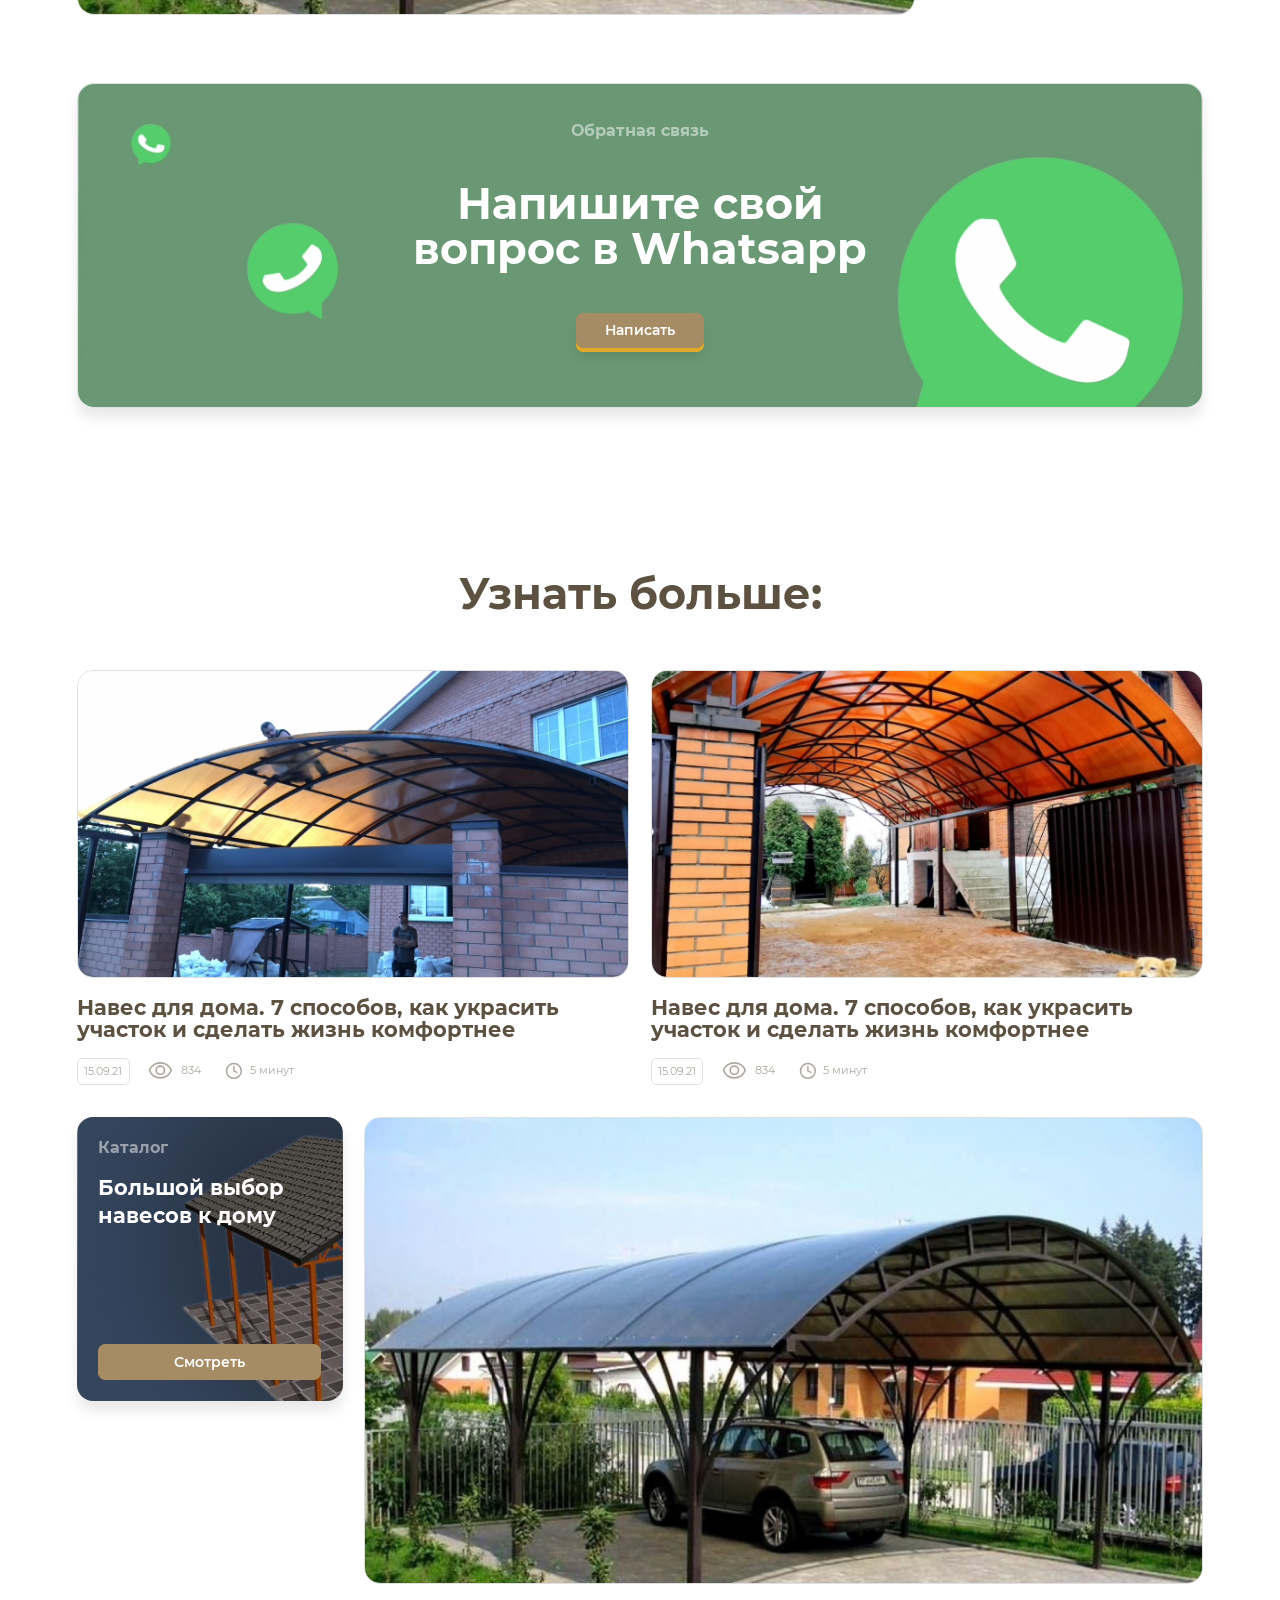
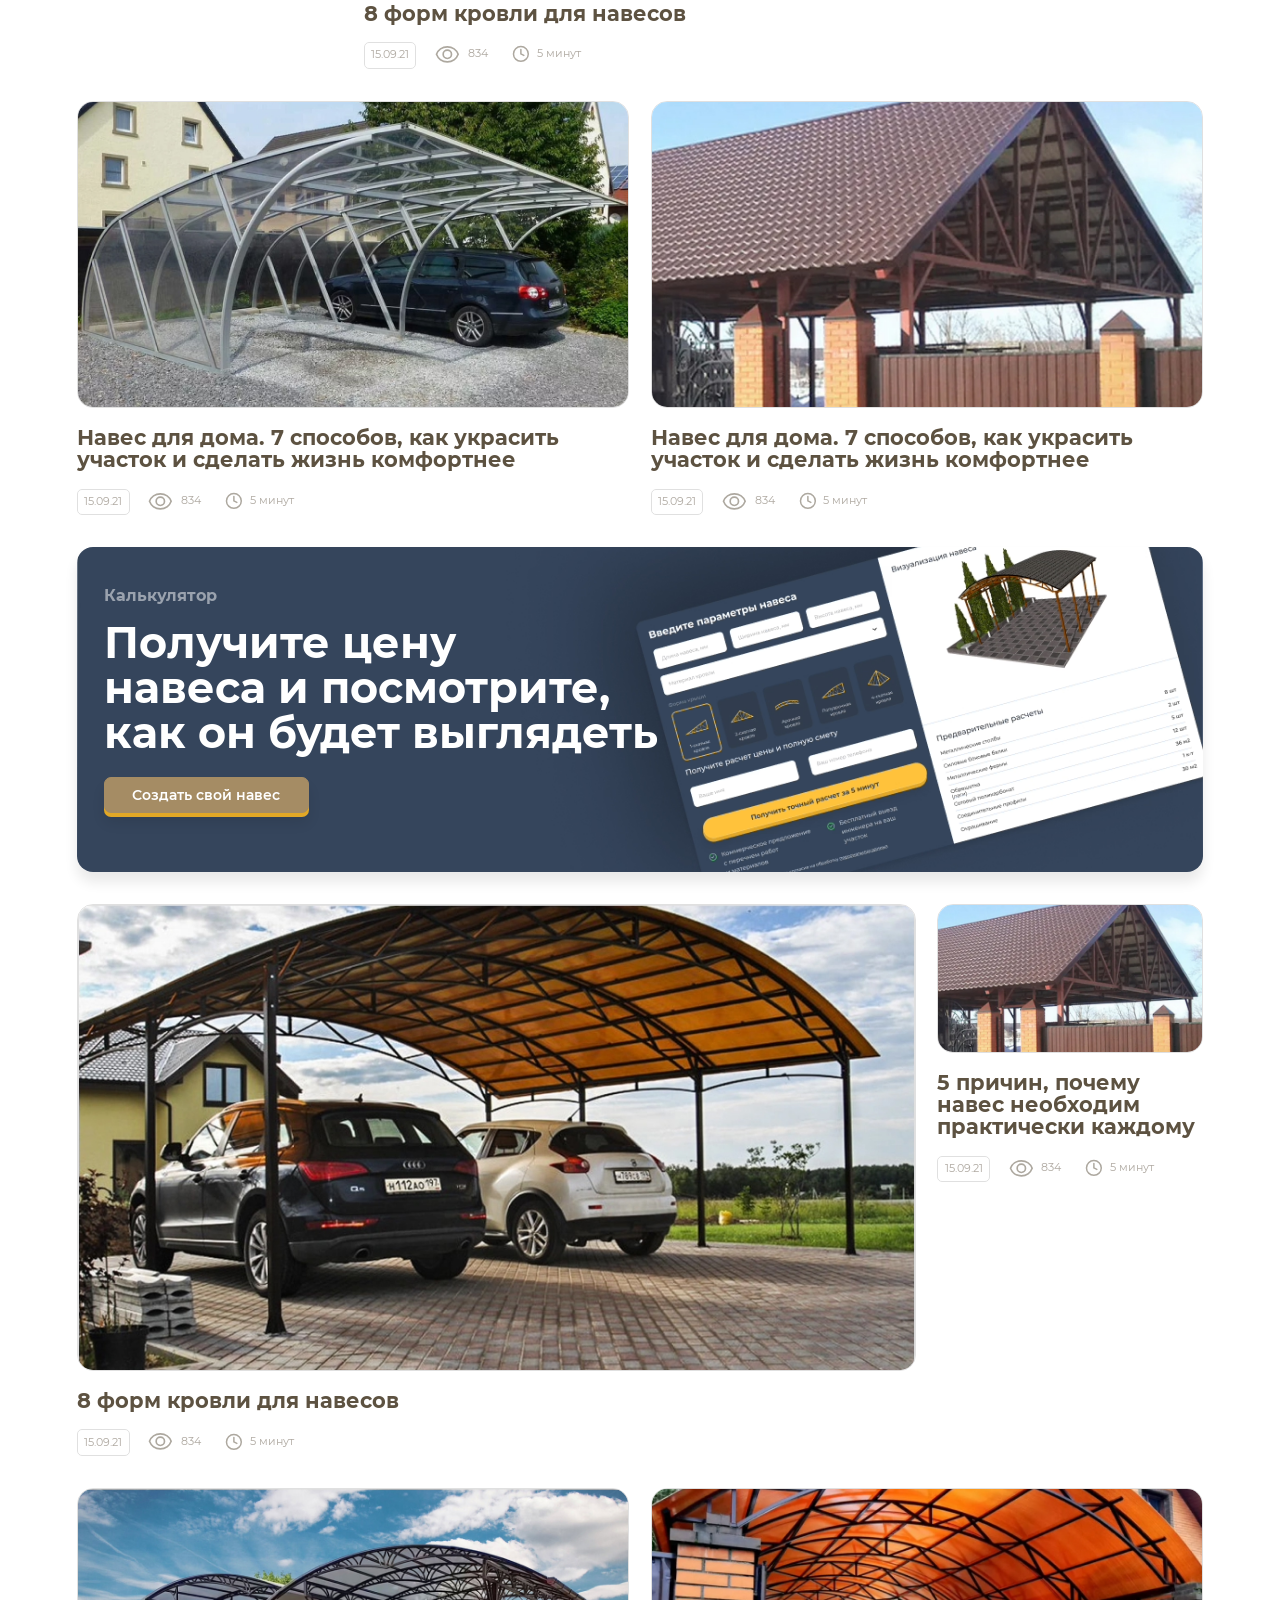
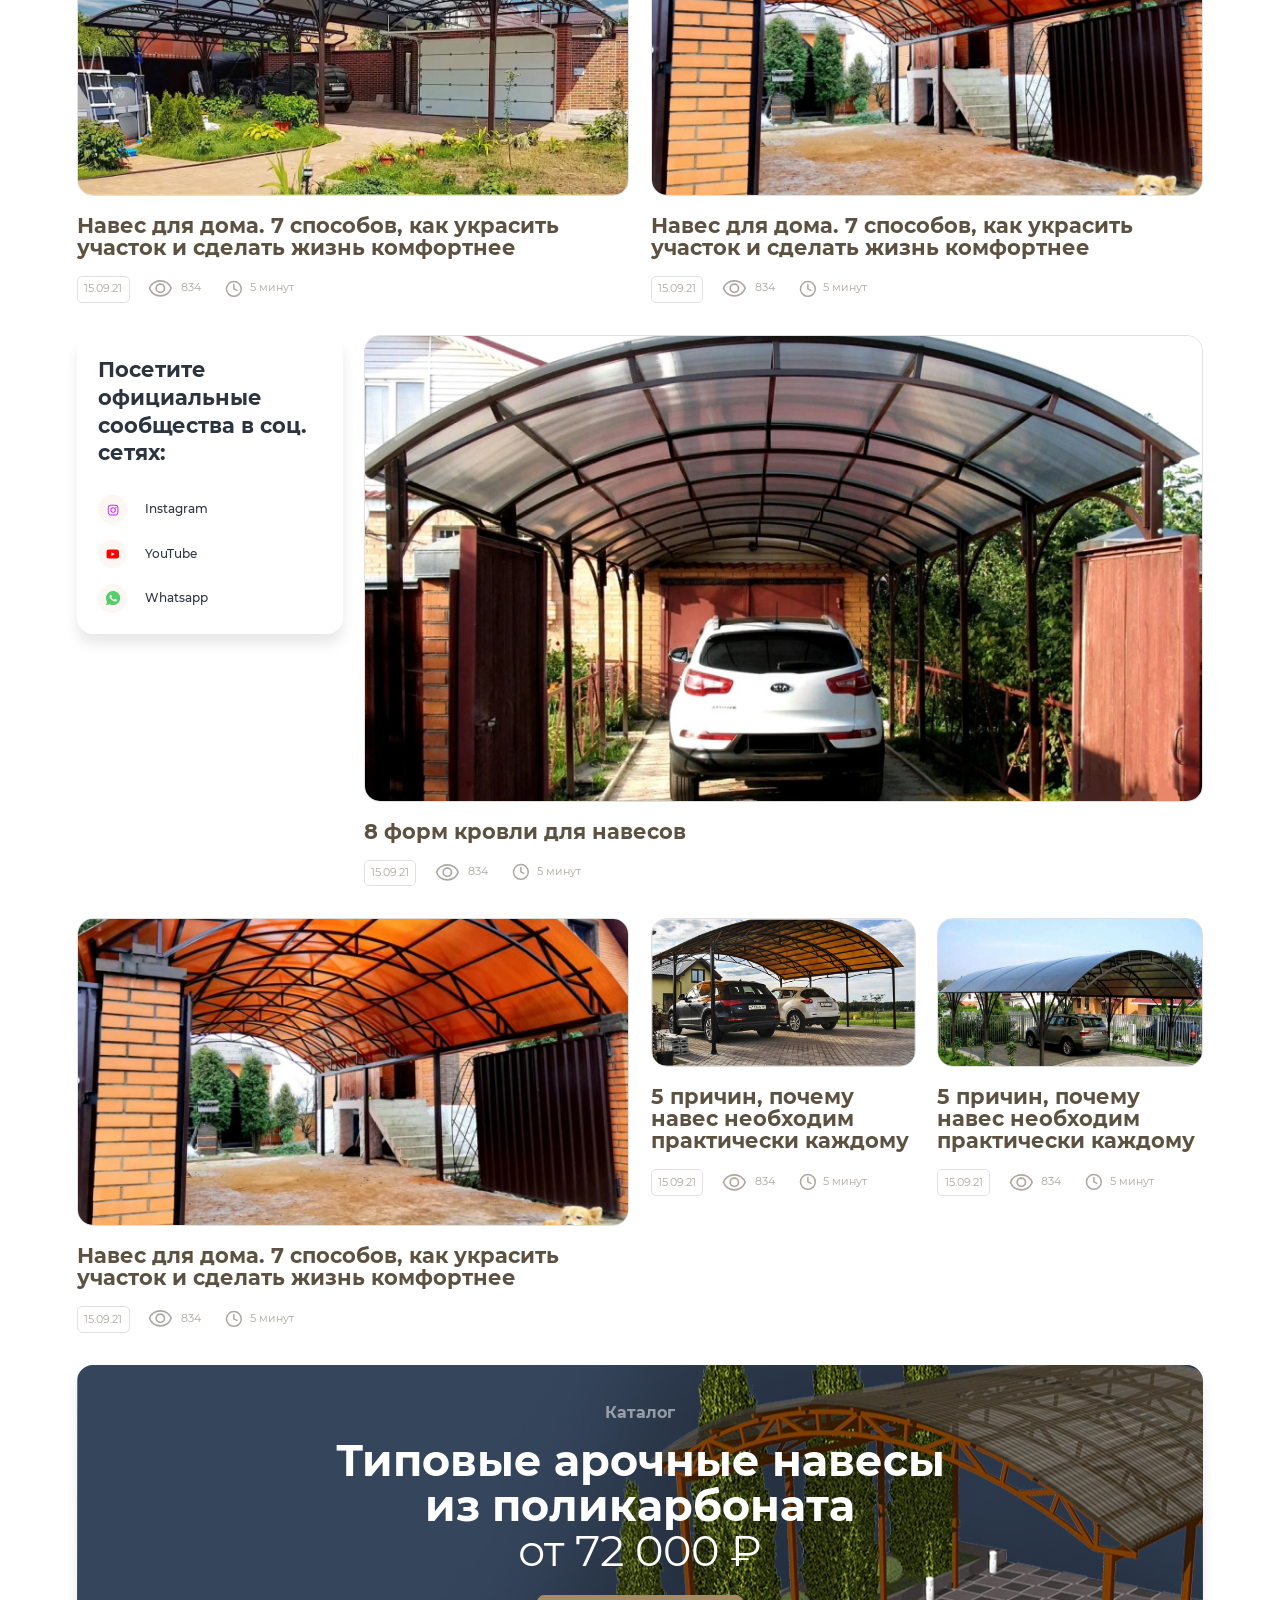
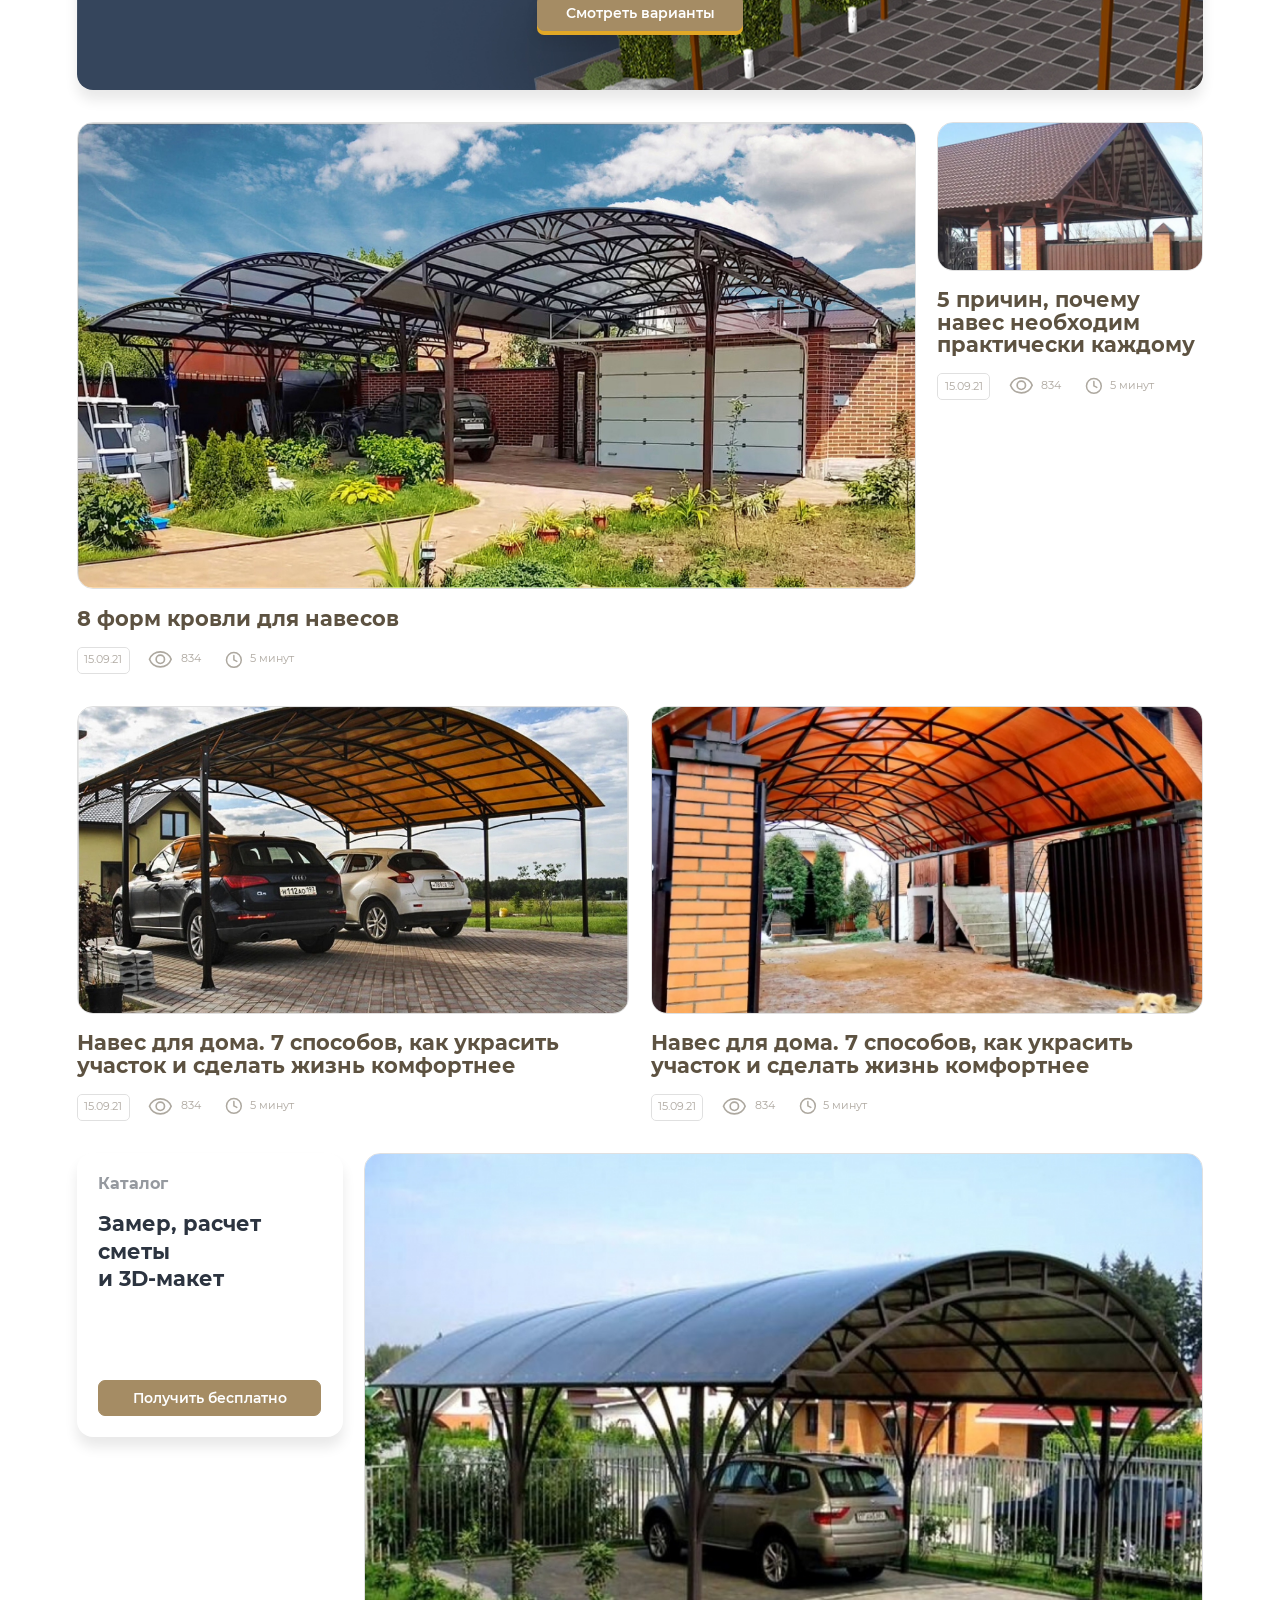
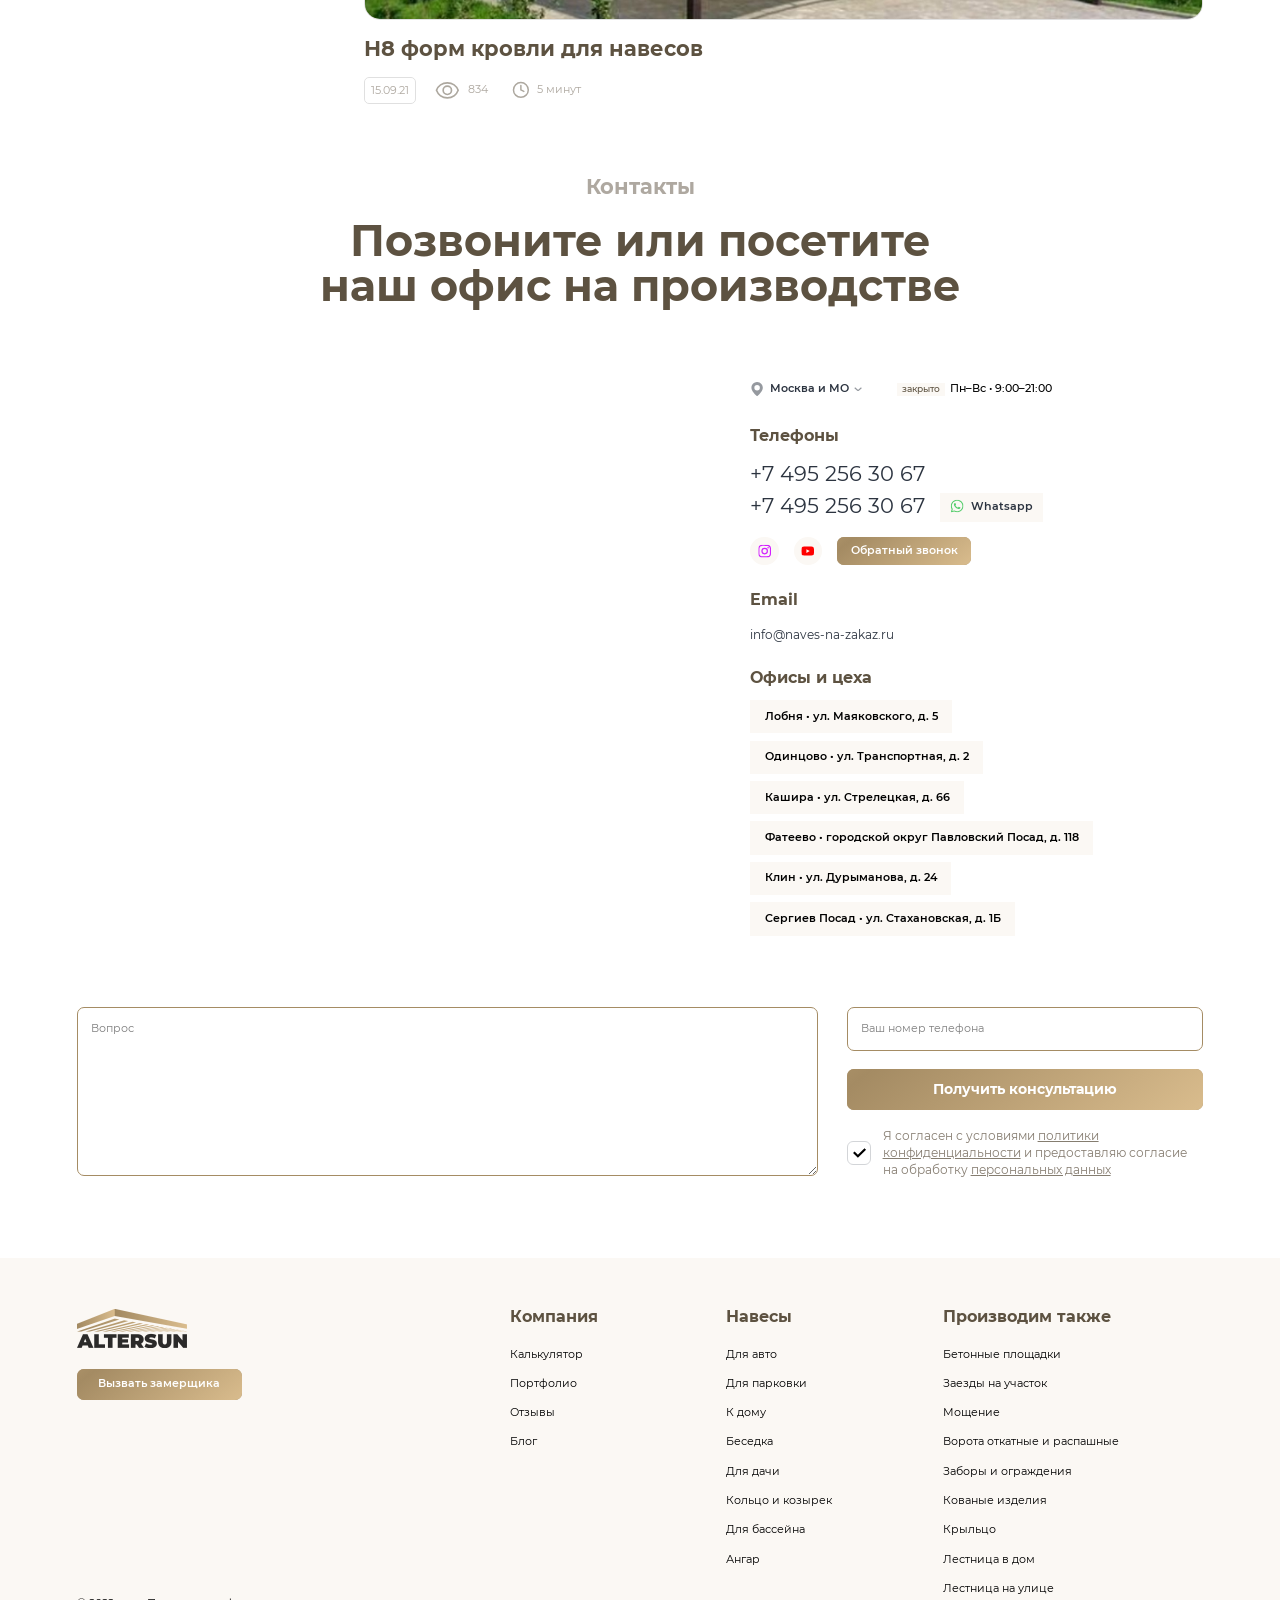
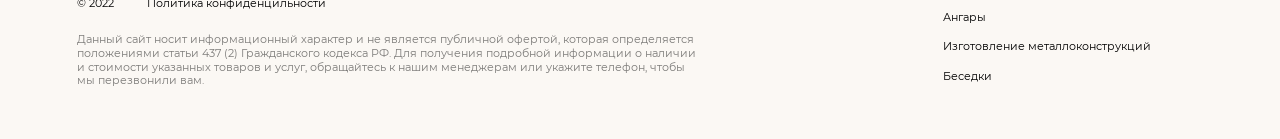
<file: public/02-blog-page.html>
<!DOCTYPE html>
<html lang="ru">
	<head>
		<meta charset="utf-8">
		<title>Навес для дома. 7 способов, как украсить участок и сделать жизнь комфортнее (H1)</title>
		<meta name="description" content="о чем страница">
		<meta http-equiv="X-UA-Compatible" content="IE=edge">
		<meta name="viewport" content="width=device-width,initial-scale=1.0,  shrink-to-fit=no">
		<link type="image/ico" href="img/favicon.ico" rel="shortcut icon"><meta name="format-detection" content="telephone=no"> 
		<link href="libs/swiper/swiper.min.css" rel="stylesheet"/>
		<link href="libs/@fancyapps/ui/fancybox.css" rel="stylesheet"/>
		<link href="libs/plyr/plyr.css" rel="stylesheet"/>
		<link href="css/main.min.css" rel="stylesheet"/>
	</head>
	<body class="blog-page">
		<div class="main-wrapper">
			<!-- start header-->
			<header class="header" id="header">
				<!-- start top-nav-->
				<div class="top-nav block-with-lazy">
					<div class="container">
						<div class="row">
							<div class="col-auto d-lg-none">
								<div class="toggle-menu-mobile toggle-menu-mobile--js"><span></span>
								</div>
							</div>
							<div class="col-auto d-none d-lg-block">
								<div class="services-dropdown dropdown">
									<div class="services-dropdown__btn dropdown__btn">
										<div class="services-dropdown__toggle-icon"><span></span>
										</div><span>Услуги</span>
									</div>
									<div class="services-dropdown__content dropdown__content">
										<div class="container">
											<div class="row">
												<div class="col-3">
													<h6> <img src="img/svg/dropdown-1.svg" alt="" loading="lazy"/>Навесы
													</h6>
													<ul>
														<li><a href="#">Для машин</a></li>
														<li><a href="#">К дому</a></li>
														<li><a href="#">Для бассейна</a></li>
														<li><a href="#">Кованые</a></li>
														<li><a href="#">Беседки</a></li>
														<li><a href="#">Козырьки</a></li>
														<li><a href="#">Другие</a></li>
													</ul>
												</div>
												<div class="col-6">
													<h6> <img src="img/svg/dropdown-2.svg" alt="" loading="lazy"/>Дополнительные услуги
													</h6>
													<ul class="services-dropdown__large-list">
														<li><a href="#">Гаражи из сэндвич панелей</a></li>
														<li><a href="#">Террасы и веранды из ДПК</a></li>
														<li><a href="#">Заборы</a></li>
														<li><a href="#">Ограждения</a></li>
														<li><a href="#">Откатные ворота</a></li>
														<li><a href="#">Распашные ворота</a></li>
														<li><a href="#">Торговые павильоны</a></li>
														<li><a href="#">Быстровозводимые здания</a></li>
														<li><a href="#">Металлокаркасы лестниц</a></li>
														<li><a href="#">Мощение</a></li>
														<li><a href="#">Откатные ворота</a></li>
														<li><a href="#">Промышленные откатные ворота</a></li>
														<li><a href="#">Распашные ворота</a></li>
														<li><a href="#">Рулонные ворота</a></li>
														<li><a href="#">Комплекты для откатных ворот</a></li>
														<li><a href="#">Калитки</a></li>
													</ul>
												</div>
												<div class="col-3">
													<h6> <img src="img/svg/dropdown-3.svg" alt="" loading="lazy"/>О компании
													</h6>
													<ul>
														<li><a href="#">Портфолио работ</a></li>
														<li><a href="#">Отзывы клиентов</a></li>
														<li><a href="#">Калькулятор навесов</a></li>
														<li><a href="#">Как заказать навес</a></li>
														<li><a href="#">Сертификаты качества</a></li>
														<li><a href="#">О компании</a></li>
														<li><a href="#">Блог</a></li>
													</ul>
												</div>
											</div>
										</div>
									</div>
								</div>
							</div>
							<div class="top-nav__col col-auto">
								<div class="menu-mobile menu-mobile--js">
									<div class="menu-mobile__inner">
										<div class="dd-group dd-group-js">
											<div class="accordion-item">
												<div class="accordion-item__head dd-head-js active">
													<h4><img src="img/svg/dropdown-1.svg" alt="" loading="lazy"/>Навесы
													</h4>
													<svg class="icon icon-chevron-right ">
														<use xlink:href="img/svg/sprite.svg#chevron-right"></use>
													</svg>
												</div>
												<div class="accordion-item__content dd-content-js active">
													<ul>
														<li><a href="#">Для машин</a></li>
														<li><a href="#">К дому</a></li>
														<li><a href="#">Для бассейна</a></li>
														<li><a href="#">Кованые</a></li>
														<li><a href="#">Беседки</a></li>
														<li><a href="#">Козырьки</a></li>
														<li><a href="#">Другие</a></li>
													</ul>
												</div>
											</div>
											<div class="accordion-item">
												<div class="accordion-item__head dd-head-js">
													<h4><img src="img/svg/dropdown-2.svg" alt="" loading="lazy"/>Дополнительные услуги
													</h4>
													<svg class="icon icon-chevron-right ">
														<use xlink:href="img/svg/sprite.svg#chevron-right"></use>
													</svg>
												</div>
												<div class="accordion-item__content dd-content-js">
													<ul class="accordion-item__large-list">
														<li><a href="#">Гаражи из сэндвич панелей</a></li>
														<li><a href="#">Террасы и веранды из ДПК</a></li>
														<li><a href="#">Заборы</a></li>
														<li><a href="#">Ограждения</a></li>
														<li><a href="#">Откатные ворота</a></li>
														<li><a href="#">Распашные ворота</a></li>
														<li><a href="#">Торговые павильоны</a></li>
														<li><a href="#">Быстровозводимые здания</a></li>
														<li><a href="#">Металлокаркасы лестниц</a></li>
														<li><a href="#">Мощение</a></li>
														<li><a href="#">Откатные ворота</a></li>
														<li><a href="#">Промышленные откатные ворота</a></li>
														<li><a href="#">Распашные ворота</a></li>
														<li><a href="#">Рулонные ворота</a></li>
														<li><a href="#">Комплекты для откатных ворот</a></li>
														<li><a href="#">Калитки</a></li>
													</ul>
												</div>
											</div>
											<div class="accordion-item">
												<div class="accordion-item__head dd-head-js">
													<h4><img src="img/svg/dropdown-3.svg" alt="" loading="lazy"/>О компании
													</h4>
													<svg class="icon icon-chevron-right ">
														<use xlink:href="img/svg/sprite.svg#chevron-right"></use>
													</svg>
												</div>
												<div class="accordion-item__content dd-content-js">
													<ul>
														<li><a href="#">Портфолио работ</a></li>
														<li><a href="#">Отзывы клиентов</a></li>
														<li><a href="#">Калькулятор навесов</a></li>
														<li><a href="#">Как заказать навес</a></li>
														<li><a href="#">Сертификаты качества</a></li>
														<li><a href="#">О компании</a></li>
														<li><a href="#">Блог</a></li>
													</ul>
												</div>
											</div>
										</div>
										<ul class="menu" itemscope="itemscope" itemtype="http://schema.org/SiteNavigationElement">
											<li class="menu-item" itemprop="item"><a href="#" itemprop="url">Каталог</a></li>
											<li class="menu-item" itemprop="item"><a href="#" itemprop="url">Портфолио</a></li>
											<li class="menu-item" itemprop="item"><a href="#" itemprop="url">Дизайн</a></li>
											<li class="menu-item" itemprop="item"><a href="#" itemprop="url">Калькулятор</a></li>
											<li class="menu-item" itemprop="item"><a href="#" itemprop="url">Цены</a></li>
											<li class="menu-item" itemprop="item"><a href="#" itemprop="url">Отзывы</a></li>
											<li class="menu-item" itemprop="item"><a href="#" itemprop="url">Этапы</a></li>
											<li class="menu-item" itemprop="item"><a href="#" itemprop="url">Компания</a></li>
											<li class="menu-item" itemprop="item"><a href="#" itemprop="url">Контакты</a></li>
											<li class="menu-item" itemprop="item"><a href="#" itemprop="url">Блог</a></li>
										</ul>
										<a class="top-nav__link" href="tel:+74952122320">+7 (495) 212-23-20
										</a>
										<a class="top-nav__link" href="tel:+79697778247">
											 +7 (969) 777-82-47
											<svg class="icon icon-wa ">
												<use xlink:href="img/svg/sprite.svg#wa"></use>
											</svg>
										</a>
										<a class="top-nav__email" href="mailto:info@naves-na-zakaz.ru">info@naves-na-zakaz.ru
										</a>
										<div class="top-nav__soc-wrap">
											<div class="soc">
												<a class="soc__item" href="#" target="_blank"><img src="img/svg/yt.svg" alt="" loading="lazy"/>
												</a>
												<a class="soc__item" href="#" target="_blank"><img src="img/svg/inst.svg" alt="" loading="lazy"/>
												</a>
												<a class="soc__item" href="#" target="_blank"><img src="img/svg/vk2.svg" alt="" loading="lazy"/>
												</a>
												<a class="soc__item" href="#" target="_blank"><img src="img/svg/dzen.svg" alt="" loading="lazy"/>
												</a>
											</div>
										</div>
										<div class="top-nav__footer-btn-wrap">
											<div class="row">
												<div class="col-6">
													<a class="top-nav__footer-btn link-modal-js" href="#modal-call" data-title="Вызвать замерщика" data-text="Оставьте свой номер телефона, мы&amp;nbsp;вам перезвоним и&amp;nbsp;договоримся о&amp;nbsp;замере" data-btn="Отправить" data-pic="1">
														<div class="top-nav__icon-wrap">
															<svg class="icon icon-roulette ">
																<use xlink:href="img/svg/sprite.svg#roulette"></use>
															</svg>
														</div>Вызвать замерщика
													</a>
												</div>
												<div class="col-6">
													<a class="top-nav__footer-btn link-modal-js" href="#modal-callback" data-desktop-pic="img/@2x/modal-3.png" data-mobile-pic="img/avatar-1.png">
														<div class="top-nav__icon-wrap">
															<svg class="icon icon-callBack ">
																<use xlink:href="img/svg/sprite.svg#callBack"></use>
															</svg>
														</div>Обратный звонок
													</a>
												</div>
											</div>
										</div>
									</div>
								</div>
							</div>
							<div class="col text-end">
								<div class="top-nav__center-block">
									<a class="logo d-lg-none mt" href="/"><img src="img/logo.png" alt="" loading="lazy"/>
									</a>
									<a class="top-nav__tel mt" href="tel:+74952563067">+7 495 256 30 67
									</a>
								</div>
							</div>
							<div class="col-auto">
								<div class="soc soc--header">
									<a class="soc__item soc__item--whatsapp" href="#" target="_blank">
										<svg class="icon icon-whatsapp ">
											<use xlink:href="img/svg/sprite.svg#whatsapp"></use>
										</svg>
									</a>
									<a class="soc__item soc__item--phone-call link-modal-js" href="#modal-call" data-title="Обратный звонок" data-text="Оставьте свой номер телефона, и&amp;nbsp;мы&amp;nbsp;вам перезвоним в&amp;nbsp;течение 15&amp;nbsp;минут." data-btn="Заказать обратный звонок" data-pic="2">
										<svg class="icon icon-phone-call ">
											<use xlink:href="img/svg/sprite.svg#phone-call"></use>
										</svg>
									</a>
									<a class="soc__item soc__item--measuring d-none d-xl-grid link-modal-js" href="#modal-call" data-title="Вызвать замерщика" data-text="Оставьте свой номер телефона, мы&amp;nbsp;вам перезвоним и&amp;nbsp;договоримся о&amp;nbsp;замере" data-btn="Отправить" data-pic="1">
										<svg class="icon icon-measuring ">
											<use xlink:href="img/svg/sprite.svg#measuring"></use>
										</svg>
									</a>
								</div>
							</div>
						</div>
					</div>
				</div>
				<!-- end top-nav-->
				<!-- start topLine-->
				<div class="topLine section d-none d-lg-flex" id="topLine">
					<div class="container">
						<div class="topLine__main-row row">
							<div class="col-auto">
								<a class="logo" href="/"><img src="img/logo.png" alt="" loading="lazy"/>
								</a>
							</div>
							<div class="col-auto">
								<div class="schedule"><span>открыто</span><span>Пн&ndash;Вс &bull; 9:00&ndash;21:00</span>
								</div>
							</div>
						</div>
					</div>
				</div>
				<!-- end topLine-->
			</header>
			<!-- end header-->
			<div class="sticky-wrapper">
				<div class="page-head">
					<div class="page-head__row page-head__row--fix">
						<div class="container">
							<div class="row">
								<div class="col-auto">
									<a class="page-head__arrow-back" href="#">
										<svg class="icon icon-arrow-left ">
											<use xlink:href="img/svg/sprite.svg#arrow-left"></use>
										</svg>
									</a>
								</div>
								<div class="page-head__col col-auto">
									<div class="category-menu dropdown">
										<div class="category-menu__btn dropdown__btn">
											<svg class="icon icon-categories-btn ">
												<use xlink:href="img/svg/sprite.svg#categories-btn"></use>
											</svg><span>Категории</span>
										</div>
										<div class="categories dropdown__content">
											<a class="categories__item active" href="#"><span>Советы <br> и&nbsp;лайфхаки</span><img src="img/svg/categories-1.svg" alt=""/>
											</a>
											<a class="categories__item" href="#"><span>Технические <br> детали</span><img src="img/svg/categories-2.svg" alt=""/>
											</a>
											<a class="categories__item" href="#"><span>Безопасность <br> и&nbsp;гарантии</span><img src="img/svg/categories-3.svg" alt=""/>
											</a>
											<a class="categories__item" href="#"><span>Внешний <br> вид</span><img src="img/svg/categories-4.svg" alt=""/>
											</a>
											<a class="categories__item" href="#"><span>Выбор <br> навеса</span><img src="img/svg/categories-5.svg" alt=""/>
											</a>
											<a class="categories__item" href="#"><span>Примеры <br> наших работ</span><img src="img/svg/categories-6.svg" alt=""/>
											</a>
										</div>
									</div>
								</div>
							</div>
						</div>
					</div>
					<div class="page-head__wrap">
						<div class="container">
							<h1>Навес для дома. 7 способов, как украсить участок и сделать жизнь комфортнее (H1)</h1>
							<div class="info-panel">
								<div class="row">
									<div class="col-auto">
										<div class="info-panel__item info-panel__item--btn"><span>Выбор навеса</span>
										</div>
									</div>
									<div class="col-auto">
										<div class="info-panel__item info-panel__item--btn"><span>15.09.21</span>
										</div>
									</div>
									<div class="col-auto">
										<div class="info-panel__item info-panel__item--views">
											<svg class="icon icon-eye ">
												<use xlink:href="img/svg/sprite.svg#eye"></use>
											</svg><span>834</span>
										</div>
									</div>
									<div class="col-auto">
										<div class="info-panel__item info-panel__item--time">
											<svg class="icon icon-clock ">
												<use xlink:href="img/svg/sprite.svg#clock"></use>
											</svg><span>5&nbsp;минут</span>
										</div>
									</div>
								</div>
							</div>
						</div>
					</div>
				</div>
				<section class="sBlogPage section" id="sBlogPage">
					<div class="container">
						<div class="sBlogPage__preview">
							<!-- picture-->
							<picture> 
								<source type="image/avif" srcset="img/@2x/avif/blog-8.avif"/>
								<source type="image/webp" srcset="img/@2x/webp/blog-8.webp"/><img src="img/@2x/blog-8.jpg" alt="" loading="lazy"/>
							</picture>
							<!-- /picture-->
						</div>
						<p>Вы купили себе дом! Время обустраивать участок. Есть куча идей для построек: из бревен, кирпичей, металла, дерева и других материалов, и все эти идеи можно воплотить с помощью навеса. В этой статье мы расскажем о 7 способах, как украсить участок, и сделать жизнь комфортнее под навесом.</p>
						<div class="content-table">
							<div class="content-table__title">Содержание
							</div>
							<ul>
								<li><a href="#">Входная группа</a></li>
								<li><a href="#">Закрытая веранда</a></li>
								<li><a href="#">Открытая веранда</a></li>
								<li><a href="#">Навес для автомобиля</a></li>
								<li><a href="#">Беседка</a></li>
								<li><a href="#">Игровая зона для детей</a></li>
								<li><a href="#">Навес для кладовой</a></li>
							</ul>
						</div>
						<div class="row">
							<div class="col-xl-9">
								<h2>Входная группа</h2>
								<p>Навес над входной группой необходим для защиты крыльца или веранды от дождя, снега и наледи. Чтобы не образовался гололед, на котором легко поскользнуться, а также чтобы входную дверь можно было без проблем открыть, не опасаясь, что это окажется невозможным из-за завалов снега. Также навес над входной группой помогает содержать проход ко входу в дом в чистоте и сухости. Навес из поликарбоната идеально подойдет для такой роли.</p>
								<!-- picture-->
								<picture> 
									<source type="image/avif" srcset="img/@2x/avif/blog-4.avif"/>
									<source type="image/webp" srcset="img/@2x/webp/blog-4.webp"/><img src="img/@2x/blog-4.jpg" alt="" loading="lazy"/>
								</picture>
								<!-- /picture-->
								<h2>Закрытая веранда</h2>
								<p>Веранда, в свою очередь, поможет сохранить тепло у входной двери зимой, увеличит полезную площадь дома. Внутри веранды можно разуваться, хранить одежду, мебель. Летом высаживать рассаду или обустроить уютное место для отдыха.</p>
								<!-- picture-->
								<picture> 
									<source type="image/avif" srcset="img/@2x/avif/blog-4.avif"/>
									<source type="image/webp" srcset="img/@2x/webp/blog-4.webp"/><img src="img/@2x/blog-4.jpg" alt="" loading="lazy"/>
								</picture>
								<!-- /picture-->
								<h2>Открытая веранда</h2>
								<p>Веранда, в свою очередь, поможет сохранить тепло у входной двери зимой, увеличит полезную площадь дома. Внутри веранды можно разуваться, хранить одежду, мебель. Летом высаживать рассаду или обустроить уютное место для отдыха.</p>
								<!-- picture-->
								<picture> 
									<source type="image/avif" srcset="img/@2x/avif/blog-4.avif"/>
									<source type="image/webp" srcset="img/@2x/webp/blog-4.webp"/><img src="img/@2x/blog-4.jpg" alt="" loading="lazy"/>
								</picture>
								<!-- /picture-->
								<h2>Навес для автомобиля</h2>
								<p>Веранда, в свою очередь, поможет сохранить тепло у входной двери зимой, увеличит полезную площадь дома. Внутри веранды можно разуваться, хранить одежду, мебель. Летом высаживать рассаду или обустроить уютное место для отдыха.</p>
								<!-- picture-->
								<picture> 
									<source type="image/avif" srcset="img/@2x/avif/blog-4.avif"/>
									<source type="image/webp" srcset="img/@2x/webp/blog-4.webp"/><img src="img/@2x/blog-4.jpg" alt="" loading="lazy"/>
								</picture>
								<!-- /picture-->
								<h2>Беседка</h2>
								<p>Веранда, в свою очередь, поможет сохранить тепло у входной двери зимой, увеличит полезную площадь дома. Внутри веранды можно разуваться, хранить одежду, мебель. Летом высаживать рассаду или обустроить уютное место для отдыха.</p>
								<!-- picture-->
								<picture> 
									<source type="image/avif" srcset="img/@2x/avif/blog-4.avif"/>
									<source type="image/webp" srcset="img/@2x/webp/blog-4.webp"/><img src="img/@2x/blog-4.jpg" alt="" loading="lazy"/>
								</picture>
								<!-- /picture-->
								<h2>Игровая зона для детей (h2)</h2>
								<p>Веранда, в свою очередь, поможет сохранить тепло у входной двери зимой, увеличит полезную площадь дома. Внутри веранды можно разуваться, хранить одежду, мебель. Летом высаживать рассаду или обустроить уютное место для отдыха.</p>
								<h3>Игровая зона для детей (h3)</h3>
								<h4>Игровая зона для детей (h4)</h4>
								<h5>Веранда, в свою очередь, поможет сохранить тепло у входной двери зимой, увеличит полезную площадь дома. Внутри веранды можно разуваться, хранить одежду, мебель. Летом высаживать рассаду или обустроить уютное место для отдыха. (h5)</h5>
								<p class="mini-text">Веранда, в свою очередь, поможет сохранить тепло у входной двери зимой, увеличит полезную площадь дома. Внутри веранды можно разуваться, хранить одежду, мебель. Летом высаживать рассаду или обустроить уютное место для отдыха.</p>
								<!-- picture-->
								<picture> 
									<source type="image/avif" srcset="img/@2x/avif/blog-4.avif"/>
									<source type="image/webp" srcset="img/@2x/webp/blog-4.webp"/><img src="img/@2x/blog-4.jpg" alt="" loading="lazy"/>
								</picture>
								<!-- /picture-->
								<h2>Навес для кладовой</h2>
								<p>Веранда, в свою очередь, поможет сохранить тепло у входной двери зимой, увеличит полезную площадь дома. Внутри веранды можно разуваться, хранить одежду, мебель. Летом высаживать рассаду или обустроить уютное место для отдыха.</p>
								<!-- picture-->
								<picture> 
									<source type="image/avif" srcset="img/@2x/avif/blog-4.avif"/>
									<source type="image/webp" srcset="img/@2x/webp/blog-4.webp"/><img src="img/@2x/blog-4.jpg" alt="" loading="lazy"/>
								</picture>
								<!-- /picture-->
							</div>
							<div class="col-xl-3">
								<div class="sBlogPage__banners-wrap">
									<a class="blog-item" href="#">
										<!-- picture-->
										<picture> 
											<source type="image/avif" srcset="img/@2x/avif/blog-6.avif"/>
											<source type="image/webp" srcset="img/@2x/webp/blog-6.webp"/><img class="object-fit-js" src="img/@2x/blog-6.jpg" alt="" loading="lazy"/>
										</picture>
										<!-- /picture-->
										<h4>5&nbsp;причин, почему навес необходим практически каждому</h4>
										<div class="info-panel">
											<div class="row">
												<div class="col-auto">
													<div class="info-panel__item info-panel__item--btn"><span>15.09.21</span>
													</div>
												</div>
												<div class="col-auto">
													<div class="info-panel__item info-panel__item--views">
														<svg class="icon icon-eye ">
															<use xlink:href="img/svg/sprite.svg#eye"></use>
														</svg><span>834</span>
													</div>
												</div>
												<div class="col-auto">
													<div class="info-panel__item info-panel__item--time">
														<svg class="icon icon-clock ">
															<use xlink:href="img/svg/sprite.svg#clock"></use>
														</svg><span>5&nbsp;минут</span>
													</div>
												</div>
											</div>
										</div>
									</a>
									<div class="adv-item bg-wrap">
										<!-- picture-->
										<picture class="picture-bg"> 
											<source type="image/avif" srcset="img/@2x/avif/adv-item-1.avif"/>
											<source type="image/webp" srcset="img/@2x/webp/adv-item-1.webp"/><img class="object-fit-js" src="img/@2x/adv-item-1.jpg" alt="" loading="lazy"/>
										</picture>
										<!-- /picture-->
										<div class="adv-item__title">Акция
										</div>
										<div class="adv-item__caption">Скидка до 17% на навесы для&nbsp;автомобиля
										</div>
										<a class="adv-item__btn" href="#">Подробнее
										</a>
									</div>
								</div>
							</div>
						</div>
						<div class="banner-item bg-wrap">
							<!-- picture-->
							<picture class="picture-bg"> 
								<source type="image/avif" srcset="img/@2x/avif/banner-item.avif"/>
								<source type="image/webp" srcset="img/@2x/webp/banner-item.webp"/><img src="img/@2x/banner-item.jpg" alt="" loading="lazy"/>
							</picture>
							<!-- /picture-->
							<div class="banner-item__title">Обратная связь
							</div>
							<div class="banner-item__caption">Напишите свой<br>вопрос в Whatsapp
							</div>
							<a class="banner-item__btn" href="#">Написать
							</a>
						</div>
					</div>
				</section>
				<!-- start sBlog-->
				<div class="sBlog section sBlog sBlog--content" id="sBlog">
					<div class="container">
						<div class="section-title text-center">
							<h2>Узнать больше:</h2>
						</div>
						<div class="row">
							<div class="col-md-6">
								<a class="blog-item" href="#">
									<!-- picture-->
									<picture> 
										<source type="image/avif" srcset="img/@2x/avif/blog-2.avif"/>
										<source type="image/webp" srcset="img/@2x/webp/blog-2.webp"/><img class="object-fit-js" src="img/@2x/blog-2.jpg" alt="" loading="lazy"/>
									</picture>
									<!-- /picture-->
									<h4>Навес для дома.&nbsp;7&nbsp;способов, как украсить участок и&nbsp;сделать жизнь комфортнее</h4>
									<div class="info-panel">
										<div class="row">
											<div class="col-auto">
												<div class="info-panel__item info-panel__item--btn"><span>15.09.21</span>
												</div>
											</div>
											<div class="col-auto">
												<div class="info-panel__item info-panel__item--views">
													<svg class="icon icon-eye ">
														<use xlink:href="img/svg/sprite.svg#eye"></use>
													</svg><span>834</span>
												</div>
											</div>
											<div class="col-auto">
												<div class="info-panel__item info-panel__item--time">
													<svg class="icon icon-clock ">
														<use xlink:href="img/svg/sprite.svg#clock"></use>
													</svg><span>5&nbsp;минут</span>
												</div>
											</div>
										</div>
									</div>
								</a>
							</div>
							<div class="col-md-6">
								<a class="blog-item" href="#">
									<!-- picture-->
									<picture> 
										<source type="image/avif" srcset="img/@2x/avif/blog-3.avif"/>
										<source type="image/webp" srcset="img/@2x/webp/blog-3.webp"/><img class="object-fit-js" src="img/@2x/blog-3.jpg" alt="" loading="lazy"/>
									</picture>
									<!-- /picture-->
									<h4>Навес для дома.&nbsp;7&nbsp;способов, как украсить участок и&nbsp;сделать жизнь комфортнее</h4>
									<div class="info-panel">
										<div class="row">
											<div class="col-auto">
												<div class="info-panel__item info-panel__item--btn"><span>15.09.21</span>
												</div>
											</div>
											<div class="col-auto">
												<div class="info-panel__item info-panel__item--views">
													<svg class="icon icon-eye ">
														<use xlink:href="img/svg/sprite.svg#eye"></use>
													</svg><span>834</span>
												</div>
											</div>
											<div class="col-auto">
												<div class="info-panel__item info-panel__item--time">
													<svg class="icon icon-clock ">
														<use xlink:href="img/svg/sprite.svg#clock"></use>
													</svg><span>5&nbsp;минут</span>
												</div>
											</div>
										</div>
									</div>
								</a>
							</div>
							<div class="col-md-6 col-lg-4 col-xl-3">
								<div class="adv-item bg-wrap">
									<!-- picture-->
									<picture class="picture-bg"> 
										<source type="image/avif" srcset="img/@2x/avif/adv-item-2.avif"/>
										<source type="image/webp" srcset="img/@2x/webp/adv-item-2.webp"/><img class="object-fit-js" src="img/@2x/adv-item-2.jpg" alt="" loading="lazy"/>
									</picture>
									<!-- /picture-->
									<div class="adv-item__title">Каталог
									</div>
									<div class="adv-item__caption">Большой выбор навесов к&nbsp;дому
									</div>
									<a class="adv-item__btn" href="#">Смотреть
									</a>
								</div>
							</div>
							<div class="col-md-6 col-lg-8 col-xl-9">
								<a class="blog-item" href="#">
									<!-- picture-->
									<picture> 
										<source type="image/avif" srcset="img/@2x/avif/blog-4.avif"/>
										<source type="image/webp" srcset="img/@2x/webp/blog-4.webp"/><img class="object-fit-js" src="img/@2x/blog-4.jpg" alt="" loading="lazy"/>
									</picture>
									<!-- /picture-->
									<h4>8&nbsp;форм кровли для навесов</h4>
									<div class="info-panel">
										<div class="row">
											<div class="col-auto">
												<div class="info-panel__item info-panel__item--btn"><span>15.09.21</span>
												</div>
											</div>
											<div class="col-auto">
												<div class="info-panel__item info-panel__item--views">
													<svg class="icon icon-eye ">
														<use xlink:href="img/svg/sprite.svg#eye"></use>
													</svg><span>834</span>
												</div>
											</div>
											<div class="col-auto">
												<div class="info-panel__item info-panel__item--time">
													<svg class="icon icon-clock ">
														<use xlink:href="img/svg/sprite.svg#clock"></use>
													</svg><span>5&nbsp;минут</span>
												</div>
											</div>
										</div>
									</div>
								</a>
							</div>
							<div class="col-md-6">
								<a class="blog-item" href="#">
									<!-- picture-->
									<picture> 
										<source type="image/avif" srcset="img/@2x/avif/blog-5.avif"/>
										<source type="image/webp" srcset="img/@2x/webp/blog-5.webp"/><img class="object-fit-js" src="img/@2x/blog-5.jpg" alt="" loading="lazy"/>
									</picture>
									<!-- /picture-->
									<h4>Навес для дома.&nbsp;7&nbsp;способов, как украсить участок и&nbsp;сделать жизнь комфортнее</h4>
									<div class="info-panel">
										<div class="row">
											<div class="col-auto">
												<div class="info-panel__item info-panel__item--btn"><span>15.09.21</span>
												</div>
											</div>
											<div class="col-auto">
												<div class="info-panel__item info-panel__item--views">
													<svg class="icon icon-eye ">
														<use xlink:href="img/svg/sprite.svg#eye"></use>
													</svg><span>834</span>
												</div>
											</div>
											<div class="col-auto">
												<div class="info-panel__item info-panel__item--time">
													<svg class="icon icon-clock ">
														<use xlink:href="img/svg/sprite.svg#clock"></use>
													</svg><span>5&nbsp;минут</span>
												</div>
											</div>
										</div>
									</div>
								</a>
							</div>
							<div class="col-md-6">
								<a class="blog-item" href="#">
									<!-- picture-->
									<picture> 
										<source type="image/avif" srcset="img/@2x/avif/blog-6.avif"/>
										<source type="image/webp" srcset="img/@2x/webp/blog-6.webp"/><img class="object-fit-js" src="img/@2x/blog-6.jpg" alt="" loading="lazy"/>
									</picture>
									<!-- /picture-->
									<h4>Навес для дома.&nbsp;7&nbsp;способов, как украсить участок и&nbsp;сделать жизнь комфортнее</h4>
									<div class="info-panel">
										<div class="row">
											<div class="col-auto">
												<div class="info-panel__item info-panel__item--btn"><span>15.09.21</span>
												</div>
											</div>
											<div class="col-auto">
												<div class="info-panel__item info-panel__item--views">
													<svg class="icon icon-eye ">
														<use xlink:href="img/svg/sprite.svg#eye"></use>
													</svg><span>834</span>
												</div>
											</div>
											<div class="col-auto">
												<div class="info-panel__item info-panel__item--time">
													<svg class="icon icon-clock ">
														<use xlink:href="img/svg/sprite.svg#clock"></use>
													</svg><span>5&nbsp;минут</span>
												</div>
											</div>
										</div>
									</div>
								</a>
							</div>
							<div class="col-12">
								<div class="banner-item banner-item--offer bg-wrap mb-0">
									<!-- picture-->
									<picture class="picture-bg"> 
										<source type="image/avif" srcset="img/@2x/avif/banner-item-3.avif"/>
										<source type="image/webp" srcset="img/@2x/webp/banner-item-3.webp"/><img src="img/@2x/banner-item-3.jpg" alt="" loading="lazy"/>
									</picture>
									<!-- /picture-->
									<div class="banner-item__title">Калькулятор
									</div>
									<div class="banner-item__caption">Получите цену<br>навеса и посмотрите,<br>как он будет выглядеть
									</div>
									<a class="banner-item__btn" href="#">Создать свой навес
									</a>
								</div>
							</div>
							<div class="col-md-6 col-lg-8 col-xl-9">
								<a class="blog-item" href="#">
									<!-- picture-->
									<picture> 
										<source type="image/avif" srcset="img/@2x/avif/blog-7.avif"/>
										<source type="image/webp" srcset="img/@2x/webp/blog-7.webp"/><img class="object-fit-js" src="img/@2x/blog-7.jpg" alt="" loading="lazy"/>
									</picture>
									<!-- /picture-->
									<h4>8&nbsp;форм кровли для навесов</h4>
									<div class="info-panel">
										<div class="row">
											<div class="col-auto">
												<div class="info-panel__item info-panel__item--btn"><span>15.09.21</span>
												</div>
											</div>
											<div class="col-auto">
												<div class="info-panel__item info-panel__item--views">
													<svg class="icon icon-eye ">
														<use xlink:href="img/svg/sprite.svg#eye"></use>
													</svg><span>834</span>
												</div>
											</div>
											<div class="col-auto">
												<div class="info-panel__item info-panel__item--time">
													<svg class="icon icon-clock ">
														<use xlink:href="img/svg/sprite.svg#clock"></use>
													</svg><span>5&nbsp;минут</span>
												</div>
											</div>
										</div>
									</div>
								</a>
							</div>
							<div class="col-md-6 col-lg-4 col-xl-3">
								<a class="blog-item" href="#">
									<!-- picture-->
									<picture> 
										<source type="image/avif" srcset="img/@2x/avif/blog-6.avif"/>
										<source type="image/webp" srcset="img/@2x/webp/blog-6.webp"/><img class="object-fit-js" src="img/@2x/blog-6.jpg" alt="" loading="lazy"/>
									</picture>
									<!-- /picture-->
									<h4>5&nbsp;причин, почему навес необходим практически каждому</h4>
									<div class="info-panel">
										<div class="row">
											<div class="col-auto">
												<div class="info-panel__item info-panel__item--btn"><span>15.09.21</span>
												</div>
											</div>
											<div class="col-auto">
												<div class="info-panel__item info-panel__item--views">
													<svg class="icon icon-eye ">
														<use xlink:href="img/svg/sprite.svg#eye"></use>
													</svg><span>834</span>
												</div>
											</div>
											<div class="col-auto">
												<div class="info-panel__item info-panel__item--time">
													<svg class="icon icon-clock ">
														<use xlink:href="img/svg/sprite.svg#clock"></use>
													</svg><span>5&nbsp;минут</span>
												</div>
											</div>
										</div>
									</div>
								</a>
							</div>
							<div class="col-md-6">
								<a class="blog-item" href="#">
									<!-- picture-->
									<picture> 
										<source type="image/avif" srcset="img/@2x/avif/blog-8.avif"/>
										<source type="image/webp" srcset="img/@2x/webp/blog-8.webp"/><img class="object-fit-js" src="img/@2x/blog-8.jpg" alt="" loading="lazy"/>
									</picture>
									<!-- /picture-->
									<h4>Навес для дома.&nbsp;7&nbsp;способов, как украсить участок и&nbsp;сделать жизнь комфортнее</h4>
									<div class="info-panel">
										<div class="row">
											<div class="col-auto">
												<div class="info-panel__item info-panel__item--btn"><span>15.09.21</span>
												</div>
											</div>
											<div class="col-auto">
												<div class="info-panel__item info-panel__item--views">
													<svg class="icon icon-eye ">
														<use xlink:href="img/svg/sprite.svg#eye"></use>
													</svg><span>834</span>
												</div>
											</div>
											<div class="col-auto">
												<div class="info-panel__item info-panel__item--time">
													<svg class="icon icon-clock ">
														<use xlink:href="img/svg/sprite.svg#clock"></use>
													</svg><span>5&nbsp;минут</span>
												</div>
											</div>
										</div>
									</div>
								</a>
							</div>
							<div class="col-md-6">
								<a class="blog-item" href="#">
									<!-- picture-->
									<picture> 
										<source type="image/avif" srcset="img/@2x/avif/blog-3.avif"/>
										<source type="image/webp" srcset="img/@2x/webp/blog-3.webp"/><img class="object-fit-js" src="img/@2x/blog-3.jpg" alt="" loading="lazy"/>
									</picture>
									<!-- /picture-->
									<h4>Навес для дома.&nbsp;7&nbsp;способов, как украсить участок и&nbsp;сделать жизнь комфортнее</h4>
									<div class="info-panel">
										<div class="row">
											<div class="col-auto">
												<div class="info-panel__item info-panel__item--btn"><span>15.09.21</span>
												</div>
											</div>
											<div class="col-auto">
												<div class="info-panel__item info-panel__item--views">
													<svg class="icon icon-eye ">
														<use xlink:href="img/svg/sprite.svg#eye"></use>
													</svg><span>834</span>
												</div>
											</div>
											<div class="col-auto">
												<div class="info-panel__item info-panel__item--time">
													<svg class="icon icon-clock ">
														<use xlink:href="img/svg/sprite.svg#clock"></use>
													</svg><span>5&nbsp;минут</span>
												</div>
											</div>
										</div>
									</div>
								</a>
							</div>
							<div class="col-md-6 col-lg-4 col-xl-3">
								<div class="adv-item adv-item--white">
									<div class="adv-item__caption">Посетите официальные сообщества в&nbsp;соц. сетях:
									</div>
									<div class="social">
										<a class="social__item" href="#" target="_blank">
											<div class="social__icon-wrap">
												<svg class="icon icon-instagram ">
													<use xlink:href="img/svg/sprite.svg#instagram"></use>
												</svg>
											</div><span>Instagram</span>
										</a>
										<a class="social__item" href="#" target="_blank">
											<div class="social__icon-wrap">
												<svg class="icon icon-youtube ">
													<use xlink:href="img/svg/sprite.svg#youtube"></use>
												</svg>
											</div><span>YouTube</span>
										</a>
										<a class="social__item" href="#" target="_blank">
											<div class="social__icon-wrap">
												<svg class="icon icon-whatsapp ">
													<use xlink:href="img/svg/sprite.svg#whatsapp"></use>
												</svg>
											</div><span>Whatsapp</span>
										</a>
									</div>
								</div>
							</div>
							<div class="col-md-6 col-lg-8 col-xl-9">
								<a class="blog-item" href="#">
									<!-- picture-->
									<picture> 
										<source type="image/avif" srcset="img/@2x/avif/blog-1.avif"/>
										<source type="image/webp" srcset="img/@2x/webp/blog-1.webp"/><img class="object-fit-js" src="img/@2x/blog-1.jpg" alt="" loading="lazy"/>
									</picture>
									<!-- /picture-->
									<h4>8&nbsp;форм кровли для навесов</h4>
									<div class="info-panel">
										<div class="row">
											<div class="col-auto">
												<div class="info-panel__item info-panel__item--btn"><span>15.09.21</span>
												</div>
											</div>
											<div class="col-auto">
												<div class="info-panel__item info-panel__item--views">
													<svg class="icon icon-eye ">
														<use xlink:href="img/svg/sprite.svg#eye"></use>
													</svg><span>834</span>
												</div>
											</div>
											<div class="col-auto">
												<div class="info-panel__item info-panel__item--time">
													<svg class="icon icon-clock ">
														<use xlink:href="img/svg/sprite.svg#clock"></use>
													</svg><span>5&nbsp;минут</span>
												</div>
											</div>
										</div>
									</div>
								</a>
							</div>
							<div class="col-md-6 col-lg-4 col-xl-6">
								<a class="blog-item" href="#">
									<!-- picture-->
									<picture> 
										<source type="image/avif" srcset="img/@2x/avif/blog-3.avif"/>
										<source type="image/webp" srcset="img/@2x/webp/blog-3.webp"/><img class="object-fit-js" src="img/@2x/blog-3.jpg" alt="" loading="lazy"/>
									</picture>
									<!-- /picture-->
									<h4>Навес для дома.&nbsp;7&nbsp;способов, как украсить участок и&nbsp;сделать жизнь комфортнее</h4>
									<div class="info-panel">
										<div class="row">
											<div class="col-auto">
												<div class="info-panel__item info-panel__item--btn"><span>15.09.21</span>
												</div>
											</div>
											<div class="col-auto">
												<div class="info-panel__item info-panel__item--views">
													<svg class="icon icon-eye ">
														<use xlink:href="img/svg/sprite.svg#eye"></use>
													</svg><span>834</span>
												</div>
											</div>
											<div class="col-auto">
												<div class="info-panel__item info-panel__item--time">
													<svg class="icon icon-clock ">
														<use xlink:href="img/svg/sprite.svg#clock"></use>
													</svg><span>5&nbsp;минут</span>
												</div>
											</div>
										</div>
									</div>
								</a>
							</div>
							<div class="col-md-6 col-lg-4 col-xl-3">
								<a class="blog-item" href="#">
									<!-- picture-->
									<picture> 
										<source type="image/avif" srcset="img/@2x/avif/blog-7.avif"/>
										<source type="image/webp" srcset="img/@2x/webp/blog-7.webp"/><img class="object-fit-js" src="img/@2x/blog-7.jpg" alt="" loading="lazy"/>
									</picture>
									<!-- /picture-->
									<h4>5&nbsp;причин, почему навес необходим практически каждому</h4>
									<div class="info-panel">
										<div class="row">
											<div class="col-auto">
												<div class="info-panel__item info-panel__item--btn"><span>15.09.21</span>
												</div>
											</div>
											<div class="col-auto">
												<div class="info-panel__item info-panel__item--views">
													<svg class="icon icon-eye ">
														<use xlink:href="img/svg/sprite.svg#eye"></use>
													</svg><span>834</span>
												</div>
											</div>
											<div class="col-auto">
												<div class="info-panel__item info-panel__item--time">
													<svg class="icon icon-clock ">
														<use xlink:href="img/svg/sprite.svg#clock"></use>
													</svg><span>5&nbsp;минут</span>
												</div>
											</div>
										</div>
									</div>
								</a>
							</div>
							<div class="col-lg-4 col-xl-3">
								<a class="blog-item" href="#">
									<!-- picture-->
									<picture> 
										<source type="image/avif" srcset="img/@2x/avif/blog-4.avif"/>
										<source type="image/webp" srcset="img/@2x/webp/blog-4.webp"/><img class="object-fit-js" src="img/@2x/blog-4.jpg" alt="" loading="lazy"/>
									</picture>
									<!-- /picture-->
									<h4>5&nbsp;причин, почему навес необходим практически каждому</h4>
									<div class="info-panel">
										<div class="row">
											<div class="col-auto">
												<div class="info-panel__item info-panel__item--btn"><span>15.09.21</span>
												</div>
											</div>
											<div class="col-auto">
												<div class="info-panel__item info-panel__item--views">
													<svg class="icon icon-eye ">
														<use xlink:href="img/svg/sprite.svg#eye"></use>
													</svg><span>834</span>
												</div>
											</div>
											<div class="col-auto">
												<div class="info-panel__item info-panel__item--time">
													<svg class="icon icon-clock ">
														<use xlink:href="img/svg/sprite.svg#clock"></use>
													</svg><span>5&nbsp;минут</span>
												</div>
											</div>
										</div>
									</div>
								</a>
							</div>
							<div class="col-12">
								<div class="banner-item banner-item--offer-center bg-wrap mb-0">
									<!-- picture-->
									<picture class="picture-bg"> 
										<source type="image/avif" srcset="img/@2x/avif/banner-item-2.avif"/>
										<source type="image/webp" srcset="img/@2x/webp/banner-item-2.webp"/><img src="img/@2x/banner-item-2.jpg" alt="" loading="lazy"/>
									</picture>
									<!-- /picture-->
									<div class="banner-item__title">Каталог
									</div>
									<div class="banner-item__caption">Типовые арочные навесы<br>из поликарбоната<br><span>от 72 000 ₽</span>
									</div>
									<a class="banner-item__btn" href="#">Смотреть варианты
									</a>
								</div>
							</div>
							<div class="col-md-6 col-lg-8 col-xl-9">
								<a class="blog-item" href="#">
									<!-- picture-->
									<picture> 
										<source type="image/avif" srcset="img/@2x/avif/blog-8.avif"/>
										<source type="image/webp" srcset="img/@2x/webp/blog-8.webp"/><img class="object-fit-js" src="img/@2x/blog-8.jpg" alt="" loading="lazy"/>
									</picture>
									<!-- /picture-->
									<h4>8&nbsp;форм кровли для навесов</h4>
									<div class="info-panel">
										<div class="row">
											<div class="col-auto">
												<div class="info-panel__item info-panel__item--btn"><span>15.09.21</span>
												</div>
											</div>
											<div class="col-auto">
												<div class="info-panel__item info-panel__item--views">
													<svg class="icon icon-eye ">
														<use xlink:href="img/svg/sprite.svg#eye"></use>
													</svg><span>834</span>
												</div>
											</div>
											<div class="col-auto">
												<div class="info-panel__item info-panel__item--time">
													<svg class="icon icon-clock ">
														<use xlink:href="img/svg/sprite.svg#clock"></use>
													</svg><span>5&nbsp;минут</span>
												</div>
											</div>
										</div>
									</div>
								</a>
							</div>
							<div class="col-md-6 col-lg-4 col-xl-3">
								<a class="blog-item" href="#">
									<!-- picture-->
									<picture> 
										<source type="image/avif" srcset="img/@2x/avif/blog-6.avif"/>
										<source type="image/webp" srcset="img/@2x/webp/blog-6.webp"/><img class="object-fit-js" src="img/@2x/blog-6.jpg" alt="" loading="lazy"/>
									</picture>
									<!-- /picture-->
									<h4>5&nbsp;причин, почему навес необходим практически каждому</h4>
									<div class="info-panel">
										<div class="row">
											<div class="col-auto">
												<div class="info-panel__item info-panel__item--btn"><span>15.09.21</span>
												</div>
											</div>
											<div class="col-auto">
												<div class="info-panel__item info-panel__item--views">
													<svg class="icon icon-eye ">
														<use xlink:href="img/svg/sprite.svg#eye"></use>
													</svg><span>834</span>
												</div>
											</div>
											<div class="col-auto">
												<div class="info-panel__item info-panel__item--time">
													<svg class="icon icon-clock ">
														<use xlink:href="img/svg/sprite.svg#clock"></use>
													</svg><span>5&nbsp;минут</span>
												</div>
											</div>
										</div>
									</div>
								</a>
							</div>
							<div class="col-md-6">
								<a class="blog-item" href="#">
									<!-- picture-->
									<picture> 
										<source type="image/avif" srcset="img/@2x/avif/blog-7.avif"/>
										<source type="image/webp" srcset="img/@2x/webp/blog-7.webp"/><img class="object-fit-js" src="img/@2x/blog-7.jpg" alt="" loading="lazy"/>
									</picture>
									<!-- /picture-->
									<h4>Навес для дома.&nbsp;7&nbsp;способов, как украсить участок и&nbsp;сделать жизнь комфортнее</h4>
									<div class="info-panel">
										<div class="row">
											<div class="col-auto">
												<div class="info-panel__item info-panel__item--btn"><span>15.09.21</span>
												</div>
											</div>
											<div class="col-auto">
												<div class="info-panel__item info-panel__item--views">
													<svg class="icon icon-eye ">
														<use xlink:href="img/svg/sprite.svg#eye"></use>
													</svg><span>834</span>
												</div>
											</div>
											<div class="col-auto">
												<div class="info-panel__item info-panel__item--time">
													<svg class="icon icon-clock ">
														<use xlink:href="img/svg/sprite.svg#clock"></use>
													</svg><span>5&nbsp;минут</span>
												</div>
											</div>
										</div>
									</div>
								</a>
							</div>
							<div class="col-md-6">
								<a class="blog-item" href="#">
									<!-- picture-->
									<picture> 
										<source type="image/avif" srcset="img/@2x/avif/blog-3.avif"/>
										<source type="image/webp" srcset="img/@2x/webp/blog-3.webp"/><img class="object-fit-js" src="img/@2x/blog-3.jpg" alt="" loading="lazy"/>
									</picture>
									<!-- /picture-->
									<h4>Навес для дома.&nbsp;7&nbsp;способов, как украсить участок и&nbsp;сделать жизнь комфортнее</h4>
									<div class="info-panel">
										<div class="row">
											<div class="col-auto">
												<div class="info-panel__item info-panel__item--btn"><span>15.09.21</span>
												</div>
											</div>
											<div class="col-auto">
												<div class="info-panel__item info-panel__item--views">
													<svg class="icon icon-eye ">
														<use xlink:href="img/svg/sprite.svg#eye"></use>
													</svg><span>834</span>
												</div>
											</div>
											<div class="col-auto">
												<div class="info-panel__item info-panel__item--time">
													<svg class="icon icon-clock ">
														<use xlink:href="img/svg/sprite.svg#clock"></use>
													</svg><span>5&nbsp;минут</span>
												</div>
											</div>
										</div>
									</div>
								</a>
							</div>
							<div class="col-md-6 col-lg-4 col-xl-3">
								<div class="adv-item adv-item--white">
									<div class="adv-item__title">Каталог
									</div>
									<div class="adv-item__caption">Замер, расчет сметы <br> и&nbsp;3D-макет
									</div>
									<a class="adv-item__btn" href="#">Получить бесплатно
									</a>
								</div>
							</div>
							<div class="col-md-6 col-lg-8 col-xl-9">
								<a class="blog-item" href="#">
									<!-- picture-->
									<picture> 
										<source type="image/avif" srcset="img/@2x/avif/blog-4.avif"/>
										<source type="image/webp" srcset="img/@2x/webp/blog-4.webp"/><img class="object-fit-js" src="img/@2x/blog-4.jpg" alt="" loading="lazy"/>
									</picture>
									<!-- /picture-->
									<h4>Н8&nbsp;форм кровли для навесов</h4>
									<div class="info-panel">
										<div class="row">
											<div class="col-auto">
												<div class="info-panel__item info-panel__item--btn"><span>15.09.21</span>
												</div>
											</div>
											<div class="col-auto">
												<div class="info-panel__item info-panel__item--views">
													<svg class="icon icon-eye ">
														<use xlink:href="img/svg/sprite.svg#eye"></use>
													</svg><span>834</span>
												</div>
											</div>
											<div class="col-auto">
												<div class="info-panel__item info-panel__item--time">
													<svg class="icon icon-clock ">
														<use xlink:href="img/svg/sprite.svg#clock"></use>
													</svg><span>5&nbsp;минут</span>
												</div>
											</div>
										</div>
									</div>
								</a>
							</div>
						</div>
					</div>
				</div>
				<!-- end sBlog-->
				<!-- start sContact-->
				<section class="sContact section" id="sContact">
					<div class="container">
						<div class="section-title text-center">
							<h4>Контакты</h4>
							<h2>Позвоните или посетите наш офис на&nbsp;производстве</h2>
						</div>
						<div class="sContact__row row">
							<div class="sContact__col-map col-lg-7 col-xxl-8">
								<div class="d-lg-none">
									<div class="sContact__info">
										<div class="locaton-dropdown dropdown">
											<div class="locaton-dropdown__btn dropdown__btn">
												<svg class="icon icon-geo-tag ">
													<use xlink:href="img/svg/sprite.svg#geo-tag"></use>
												</svg><span>Москва и&nbsp;МО</span>
												<svg class="icon icon-chevron-down ">
													<use xlink:href="img/svg/sprite.svg#chevron-down"></use>
												</svg>
											</div>
											<div class="locaton-dropdown__content dropdown__content">
												<a class="locaton-dropdown__item" href="#">Москва и&nbsp;МО
												</a>
												<a class="locaton-dropdown__item" href="#">Санкт-Петербург и&nbsp;область
												</a>
												<a class="locaton-dropdown__item" href="#">И так далее
												</a>
											</div>
										</div>
										<div class="schedule schedule--closed"><span>закрыто</span><span>Пн&ndash;Вс &bull; 9:00&ndash;21:00</span>
										</div>
									</div>
									<div class="sContact__wrap">
										<h5>Телефоны</h5>
										<div class="sContact__content">
											<div class="sContact__phone-number"><a href="tel:+74952563067">+7 495 256 30 67 </a><br/><a href="tel:+74952563067">+7 495 256 30 67 </a>
											</div>
											<div class="sContact__flex">
												<a class="sContact__links" href="#">
													<svg class="icon icon-whatsapp-2 ">
														<use xlink:href="img/svg/sprite.svg#whatsapp-2"></use>
													</svg><span>Whatsapp</span>
												</a>
												<a class="sContact__links" href="#">
													<svg class="icon icon-instagram-map ">
														<use xlink:href="img/svg/sprite.svg#instagram-map"></use>
													</svg>
												</a>
												<a class="sContact__links sContact__links--yt" href="#">
													<svg class="icon icon-youtube ">
														<use xlink:href="img/svg/sprite.svg#youtube"></use>
													</svg>
												</a>
												<a class="sContact__btn btn btn-primary btn-sm btn-gradient link-modal-js" href="#modal-call" data-title="Обратный звонок" data-text="Оставьте свой номер телефона, и&amp;nbsp;мы&amp;nbsp;вам перезвоним в&amp;nbsp;течение 15&amp;nbsp;минут." data-btn="Заказать обратный звонок" data-pic="2">Обратный звонок
												</a>
											</div>
										</div>
									</div>
									<div class="sContact__wrap d-lg-none mb-5">
										<h5>Email</h5><a href="mailto:info@naves-na-zakaz.ru">info@naves-na-zakaz.ru</a>
									</div>
								</div>
								<div class="sContact__map">
									<div id="map"></div><script src="https://api-maps.yandex.ru/2.1/?load=package.standard,package.geoObjects&amp;lang=ru-RU&amp;apikey=2066e304-cee0-4ed2-9cb2-5f6521d5f96c"></script>
									<script>
										//- const map = document.querySelector('#map');
										//- document.addEventListener('DOMContentLoaded', function(event) {
										//- 	ymaps.ready(init);
										//- });
										//- function init () {
										//- 		//- var center = [55.75322550427434,37.65589449999999];
										//- 		var center = [56.01248606874105,37.48441499999996];
										//- 		var myMap = new ymaps.Map("map", {
										//- 						center: center,
										//- 						zoom: 17
										//- 				}),
										//- 				myPlacemark = new ymaps.Placemark([56.01248606874105,37.48441499999996], {
										//- 						// Чтобы балун и хинт открывались на метке, необходимо задать ей определенные свойства.
										//- 						balloonContentHeader: "",
										//- 						balloonContentBody: "Лобня • ул. Маяковского, д. 5",
										//- 						balloonContentFooter: "",
										//- 						hintContent: "Адрес"
										//- 				});
										//- 		myMap.geoObjects.add(myPlacemark);
										
										//- 		myMap.behaviors.disable('scrollZoom');
										//- 		//на мобильных устройствах... (проверяем по userAgent браузера)
										//- 		if (/Android|webOS|iPhone|iPad|iPod|BlackBerry|IEMobile|Opera Mini/i.test(navigator.userAgent)){
										//- 		//... отключаем перетаскивание карты
										//- 			myMap.behaviors.disable('drag');
										//- 		}
										//- 		// Добавляем все метки на карту.
										//- 	};
									</script>
								</div>
							</div>
							<div class="sContact__col-info col-lg-5 col-xxl-4">
								<div class="sContact__info d-none d-lg-flex">
									<div class="locaton-dropdown dropdown">
										<div class="locaton-dropdown__btn dropdown__btn">
											<svg class="icon icon-geo-tag ">
												<use xlink:href="img/svg/sprite.svg#geo-tag"></use>
											</svg><span>Москва и&nbsp;МО</span>
											<svg class="icon icon-chevron-down ">
												<use xlink:href="img/svg/sprite.svg#chevron-down"></use>
											</svg>
										</div>
										<div class="locaton-dropdown__content dropdown__content">
											<a class="locaton-dropdown__item" href="#">Москва и&nbsp;МО
											</a>
											<a class="locaton-dropdown__item" href="#">Санкт-Петербург и&nbsp;область
											</a>
											<a class="locaton-dropdown__item" href="#">И так далее
											</a>
										</div>
									</div>
									<div class="schedule schedule--closed"><span>закрыто</span><span>Пн&ndash;Вс &bull; 9:00&ndash;21:00</span>
									</div>
								</div>
								<div class="sContact__wrap d-none d-lg-block">
									<h5>Телефоны</h5>
									<div class="sContact__content"> 
										<div class="sContact__phone-number"><a href="tel:+74952563067">+7 495 256 30 67 </a><a href="tel:+74952563067">+7 495 256 30 67 </a>
										</div>
										<a class="sContact__links" href="#">
											<svg class="icon icon-whatsapp-2 ">
												<use xlink:href="img/svg/sprite.svg#whatsapp-2"></use>
											</svg><span>Whatsapp</span>
										</a>
										<a class="sContact__links" href="#">
											<svg class="icon icon-instagram-map ">
												<use xlink:href="img/svg/sprite.svg#instagram-map"></use>
											</svg>
										</a>
										<a class="sContact__links sContact__links--yt" href="#">
											<svg class="icon icon-youtube ">
												<use xlink:href="img/svg/sprite.svg#youtube"></use>
											</svg>
										</a>
										<a class="sContact__btn btn btn-primary btn-sm btn-gradient link-modal-js" href="#modal-call" data-title="Обратный звонок" data-text="Оставьте свой номер телефона, и&amp;nbsp;мы&amp;nbsp;вам перезвоним в&amp;nbsp;течение 15&amp;nbsp;минут." data-btn="Заказать обратный звонок" data-pic="2"> Обратный звонок
										</a>
									</div>
								</div>
								<div class="sContact__wrap d-none d-lg-block mb-4">
									<h5>Email</h5><a href="mailto:info@naves-na-zakaz.ru">info@naves-na-zakaz.ru</a>
								</div>
								<div class="sContact__wrap">
									<h5>Офисы и цеха</h5>
									<div class="sContact__map-point" data-mark="56.01248606874105,37.48441499999996" data-zoom="17">Лобня • ул. Маяковского, д. 5
									</div>
									<div class="sContact__map-point" data-mark="55.67169106905855,37.2928495" data-zoom="10">Одинцово • ул. Транспортная, д. 2
									</div>
									<div class="sContact__map-point" data-mark="54.822272569867756,38.150632499999915" data-zoom="17">Кашира • ул. Стрелецкая, д. 66
									</div>
									<div class="sContact__map-point" data-mark="55.749850568991356,38.64405949999995" data-zoom="17">Фатеево • городской округ Павловский Посад, д. 118
									</div>
									<div class="sContact__map-point" data-mark="56.349454568379294,36.75054550000001" data-zoom="17">Клин • ул. Дурыманова, д. 24
									</div>
									<div class="sContact__map-point" data-mark="56.316543568414716,38.15373199999991" data-zoom="17">Сергиев Посад • ул. Стахановская, д. 1Б
									</div>
								</div>
							</div>
						</div>
						<div class="form-wrap">
							<form>
								<div class="row">
									<div class="col-lg-8"> 
										<div class="form-wrap__input-wrap form-group">
											<label><textarea class="form-wrap__input form-control" name="textarea" placeholder="Вопрос"></textarea>
											</label>
										</div>
										<!-- +e.input-wrap-->
									</div>
									<div class="col-lg-4">
										<div class="form-wrap__input-wrap form-group">
											<label><input class="form-wrap__input form-control" name="tel" type="tel" placeholder="Ваш номер телефона"/>
											</label>
										</div>
										<!-- +e.input-wrap-->
										<button class="btn btn btn-primary btn-lg btn-gradient" type="submit">Получить консультацию</button>
										<div class="form-wrap__agreement">
											<label class="custom-input form-check"><input class="custom-input__input form-check-input" name="checkbox" type="checkbox" checked="checked" required="required"/><span class="custom-input__text form-check-label">Я согласен с условиями <a class="link-modal-js" href="#modal-policy">политики конфиденциальности</a> и предоставляю согласие на обработку <a class="link-modal-js" href="#modal-policy">персональных данных</a> </span>
											</label>
										</div>
									</div>
								</div>
							</form>
						</div>
					</div>
				</section>
				<!-- end sContact-->
				<div class="section-wrapper section-wrapper--footer">
					<footer class="footer">
						<div class="container">
							<div class="row">
								<div class="footer__col-main col-lg-9">
									<div class="row">
										<div class="col-lg-4 col-xl-3">
											<div class="footer__head">
												<a class="logo" href="/"><img src="img/logo.png" alt="" loading="lazy"/>
												</a>
											</div>
											<a class="footer__btn btn btn-primary btn-sm btn-gradient link-modal-js" href="#modal-call" data-title="Вызвать замерщика" data-text="Оставьте свой номер телефона, мы&amp;nbsp;вам перезвоним и&amp;nbsp;договоримся о&amp;nbsp;замере" data-btn="Отправить" data-pic="1">Вызвать замерщика 
											</a>
										</div>
										<div class="col-6 col-sm-4 col-xl-3 ml-lg-auto">
											<h6>Компания</h6>
											<ul>
												<li><a href="#">Калькулятор</a></li>
												<li><a href="#">Портфолио</a></li>
												<li><a href="#">Отзывы</a></li>
												<li><a href="#">Блог</a></li>
											</ul>
										</div>
										<div class="col-6 col-sm-4 col-xl-3">
											<h6>Навесы</h6>
											<ul>
												<li><a href="#">Для авто</a></li>
												<li><a href="#">Для парковки</a></li>
												<li><a href="#">К дому</a></li>
												<li><a href="#">Беседка</a></li>
												<li><a href="#">Для дачи</a></li>
												<li><a href="#">Кольцо и козырек</a></li>
												<li><a href="#">Для бассейна</a></li>
												<li><a href="#">Ангар</a></li>
											</ul>
										</div>
										<div class="col-sm-4 d-lg-none">
											<h6>Производим также</h6>
											<ul>
												<li><a href="#">Бетонные площадки</a></li>
												<li><a href="#">Заезды на участок</a></li>
												<li><a href="#">Мощение</a></li>
												<li><a href="#">Ворота откатные и распашные</a></li>
												<li><a href="#">Заборы и ограждения</a></li>
												<li><a href="#">Кованые изделия</a></li>
												<li><a href="#">Крыльцо</a></li>
												<li><a href="#">Лестница в дом</a></li>
												<li><a href="#">Лестница на улице</a></li>
												<li><a href="#">Ангары</a></li>
												<li><a href="#">Изготовление металлоконструкций</a></li>
												<li><a href="#">Беседки </a></li>
											</ul>
										</div>
									</div>
									<div class="footer__content"><span>© 2022</span><a href="#">Политика конфиденцильности</a>
										<p>Данный сайт носит информационный характер и&nbsp;не&nbsp;является публичной офертой, которая определяется положениями статьи 437 (2) Гражданского кодекса РФ. Для получения подробной информации о&nbsp;наличии и&nbsp;стоимости указанных товаров и&nbsp;услуг, обращайтесь к&nbsp;нашим менеджерам или укажите телефон, чтобы мы&nbsp;перезвонили вам.</p>
									</div>
								</div>
								<div class="col-lg-3 d-none d-lg-block">
									<h6>Производим также</h6>
									<ul>
										<li><a href="#">Бетонные площадки</a></li>
										<li><a href="#">Заезды на участок</a></li>
										<li><a href="#">Мощение</a></li>
										<li><a href="#">Ворота откатные и распашные</a></li>
										<li><a href="#">Заборы и ограждения</a></li>
										<li><a href="#">Кованые изделия</a></li>
										<li><a href="#">Крыльцо</a></li>
										<li><a href="#">Лестница в дом</a></li>
										<li><a href="#">Лестница на улице</a></li>
										<li><a href="#">Ангары</a></li>
										<li><a href="#">Изготовление металлоконструкций</a></li>
										<li><a href="#">Беседки </a></li>
									</ul>
								</div>
							</div>
						</div>
					</footer>
				</div>
				<div class="back-top" id="back-top"><a href="#top">
						<svg class="icon icon-arrow-up ">
							<use xlink:href="img/svg/sprite.svg#arrow-up"></use>
						</svg><span>Наверх</span></a>
				</div>
			</div>
		</div>
		<!--  start modals-->
		<div id="modal-call" style="display: none">
			<div class="modal-win">
				<picture class="modal-pic-js"></picture>
				<div class="form-wrap">
					<form>
						<div class="text-center">
							<h4 class="modal-title-js"></h4>
							<p class="modal-text-js"></p>
						</div>
						<div class="form-wrap__input-wrap form-group">
							<label><input class="form-wrap__input form-control" name="text" type="text" placeholder="Ваше Имя" required="required"/>
							</label>
						</div>
						<!-- +e.input-wrap-->
						<div class="form-wrap__input-wrap form-group">
							<label><input class="form-wrap__input form-control" name="tel" type="tel" placeholder="+7 ___ ___ __ __" required="required"/>
							</label>
						</div>
						<!-- +e.input-wrap-->
						<button class="form-wrap__btn btn btn-gradient" type="submit">
						</button>
						<div class="form-wrap__agreement">
							<label class="custom-input form-check"><input class="custom-input__input form-check-input" name="checkbox" type="checkbox" checked="checked" required="required"/><span class="custom-input__text form-check-label">Я согласен с условиями <a class="link-modal-js" href="#modal-policy">политики конфиденциальности</a> и предоставляю согласие на обработку <a class="link-modal-js" href="#modal-policy">персональных данных</a> </span>
							</label>
						</div>
					</form>
				</div>
				<div class="modal-win__img-wrap bg-wrap">
					<!-- picture-->
					<picture class="picture-bg"> 
						<source type="image/avif" srcset="img/@2x/avif/modal-bg.avif"/>
						<source type="image/webp" srcset="img/@2x/webp/modal-bg.webp"/><img class="object-fit-js" src="img/@2x/modal-bg.jpg" alt="" loading="lazy"/>
					</picture>
					<!-- /picture-->
				</div>
			</div>
		</div>
		<!-- #modal-call-->
		<div id="modal-call-reviews" style="display: none">
			<div class="modal-win modal-win--reviews">
				<div class="sClientsReviews__wrap">
					<div class="row">
						<div class="col-md">
							<div class="sClientsReviews__profile">
								<div class="sClientsReviews__profile-content">
									<div class="sClientsReviews__avatar"></div>
									<div class="sClientsReviews__info"><span>Клиент</span><span>Игорь</span>
										<p>МО, г. Дмитров, СНТ &laquo;Квазаровка&raquo;</p>
									</div>
								</div>
							</div>
						</div>
						<div class="col-md">
							<audio class="js-player" controls="">
								<source src="audio/sample.mp3" type="audio/mp3"/>
							</audio>
						</div>
					</div>
					<div class="modal-win__content">
						<h4>&laquo;Убрали за&nbsp;собой мусор, соблюдали чистоту&raquo;</h4>
						<p>Вы&nbsp;купили себе дом! Время обустраивать участок. Есть куча идей для построек: из&nbsp;бревен, кирпичей, металла, дерева и&nbsp;других материалов, и&nbsp;все эти идеи можно воплотить с&nbsp;помощью навеса. В&nbsp;этой статье мы&nbsp;расскажем о&nbsp;7&nbsp;способах, как украсить участок, и&nbsp;сделать жизнь комфортнее под навесом.Вы купили себе дом! Время обустраивать участок. Есть куча идей для построек: из&nbsp;бревен, кирпичей, металла, дерева и&nbsp;других материалов, и&nbsp;все эти идеи можно воплотить с&nbsp;помощью навеса. В&nbsp;этой статье мы&nbsp;расскажем о&nbsp;7&nbsp;способах, как украсить участок, и&nbsp;сделать жизнь комфортнее под навесом.Вы купили себе дом! Время обустраивать участок. Есть куча идей для построек: из&nbsp;бревен, кирпичей, металла, дерева и&nbsp;других материалов, и&nbsp;все эти идеи можно воплотить с&nbsp;помощью навеса. В&nbsp;этой статье мы&nbsp;расскажем о&nbsp;7&nbsp;способах, как украсить участок, и&nbsp;сделать жизнь комфортнее под навесом.</p>
						<p>Вы&nbsp;купили себе дом! Время обустраивать участок. Есть куча идей для построек: из&nbsp;бревен, кирпичей, металла, дерева и&nbsp;других материалов, и&nbsp;все эти идеи можно воплотить с&nbsp;помощью навеса. В&nbsp;этой статье мы&nbsp;расскажем о&nbsp;7&nbsp;способах, как украсить участок, и&nbsp;сделать жизнь комфортнее под навесом.Вы купили себе дом! Время обустраивать участок. Есть куча идей для построек: из&nbsp;бревен, кирпичей, металла, дерева и&nbsp;других материалов, и&nbsp;все эти идеи можно воплотить с&nbsp;помощью навеса. В&nbsp;этой статье мы&nbsp;расскажем о&nbsp;7&nbsp;способах, как украсить участок, и&nbsp;сделать жизнь комфортнее под навесом.Вы купили себе дом! Время обустраивать участок. Есть куча идей для построек: из&nbsp;бревен, кирпичей, металла, дерева и&nbsp;других материалов, и&nbsp;все эти идеи можно воплотить с&nbsp;помощью навеса. В&nbsp;этой статье мы&nbsp;расскажем о&nbsp;7&nbsp;способах, как украсить участок, и&nbsp;сделать жизнь комфортнее под навесом.</p>
						<div class="text-end mt-3"><a class="btn btn-primary btn-gradient" href="#">Кнопка </a></div>
					</div>
				</div>
			</div>
		</div>
		<!-- #modal-call-reviews-->
		<div id="modal-policy" style="display: none">
			<div class="modal-win modal-win--reviews d-block p-4">
				<p>Политика конфиденциальности объясняет пользователям ресурса <a href="https://naves-na-zakaz.ru/">https://naves-na-zakaz.ru</a>/ (сайт \ мобильное приложение), с какой целью их личная информация собирается, и как будет использоваться.</p>
				<p>Сайт <a href="https://naves-na-zakaz.ru/"> https://naves-na-zakaz.ru/</a> уважает ваше право и соблюдает конфиденциальность при заполнении, передачи и хранении ваших персональных данных.</p>
				<p>Размещение заявки на сайте <a href="https://naves-na-zakaz.ru/">https://naves-na-zakaz.ru</a> означает Ваше согласие на обработку данных и дальнейшей передачи ваших контактных данных компании «Навес на заказ».</p>
				<p>Под персональными данными подразумевается информация, относящаяся к субъекту персональных данных, в частности фамилия, имя и отчество, дата рождения, адрес, контактные реквизиты (телефон, адрес электронной почты), семейное, имущественное положение и иные данные, относимые Федеральным законом от 27 июля 2006 года № 152-ФЗ «О персональных данных» (далее – «Закон») к категории персональных данных.</p>
				<p>Целью обработки персональных данных является оказание сайтом <a href="https://naves-na-zakaz.ru/">https://naves-na-zakaz.ru</a> информационно-справочных услуг, а также информирование об оказываемых услугах компании «Навес на заказ».</p>
				<p>В случае отзыва согласия на обработку своих персональных данных мы обязуемся удалить Ваши персональные данные в срок не позднее 3 рабочих дней. Отзыв согласия можно отправить в электронном виде по адресу: <a href="mailto:info@naves-na-zakaz.ru">info@naves-na-zakaz.ru</a></p>
			</div>
		</div>
		<!-- #modal-policy-->
		<div id="modal-callback" style="display: none">
			<div class="modal-win modal-win--callback">
				<div class="form-wrap">
					<form>
						<div class="row">
							<div class="col-lg-6">
								<div class="form-wrap__wrap">
									<picture class="modal-avatar-js"></picture>
									<div class="text-center">
										<div class="h4">Обратный звонок</div>
										<p>Оставьте свой номер телефона и&nbsp;мы&nbsp;вам перезвоним в&nbsp;течение 15&nbsp;минут</p>
									</div>
									<div class="form-wrap__input-wrap form-group">
										<label><input class="form-wrap__input form-control" name="tel" type="tel" placeholder="Ваш телефон" required="required"/>
										</label>
									</div>
									<!-- +e.input-wrap-->
									<button class="form-wrap__btn btn btn-primary btn-gradient" type="submit">Запросить обратный звонок
									</button>
									<div class="form-wrap__agreement">
										<label class="custom-input form-check"><input class="custom-input__input form-check-input" name="checkbox" type="checkbox" checked="checked" required="required"/><span class="custom-input__text form-check-label">Я согласен с условиями <a class="link-modal-js" href="#modal-policy">политики конфиденциальности</a> и предоставляю согласие на обработку <a class="link-modal-js" href="#modal-policy">персональных данных</a> </span>
										</label>
									</div>
								</div>
							</div>
							<div class="col-lg-6 d-none d-lg-block">
								<div class="form-wrap__img-wrap">
									<!-- picture-->
									<picture> 
										<source type="image/avif" srcset="img/@2x/avif/modal-bg-2.avif"/>
										<source type="image/webp" srcset="img/@2x/webp/modal-bg-2.webp"/><img class="object-fit-js" src="img/@2x/modal-bg-2.jpg" alt="" loading="lazy"/>
									</picture>
									<!-- /picture-->
								</div>
								<picture class="modal-pic-js img"></picture>
							</div>
						</div>
					</form>
				</div>
			</div>
		</div>
		<!-- #modal-callback-->
		<!-- end modals-->
		<script src="libs/jquery/jquery.min.js"></script>
		<script src="libs/@fancyapps/ui/fancybox.umd.js"> </script>
		<script src="libs/swiper/swiper-bundle.min.js"> </script>
		<script src="libs/inputmask/inputmask.min.js"></script>
		<script src="libs/hc-sticky/hc-sticky.js"></script>
		<script src="libs/plyr/plyr.min.js"> </script>
		<script src="js/common.js"></script>
	</body>
</html>
</file>
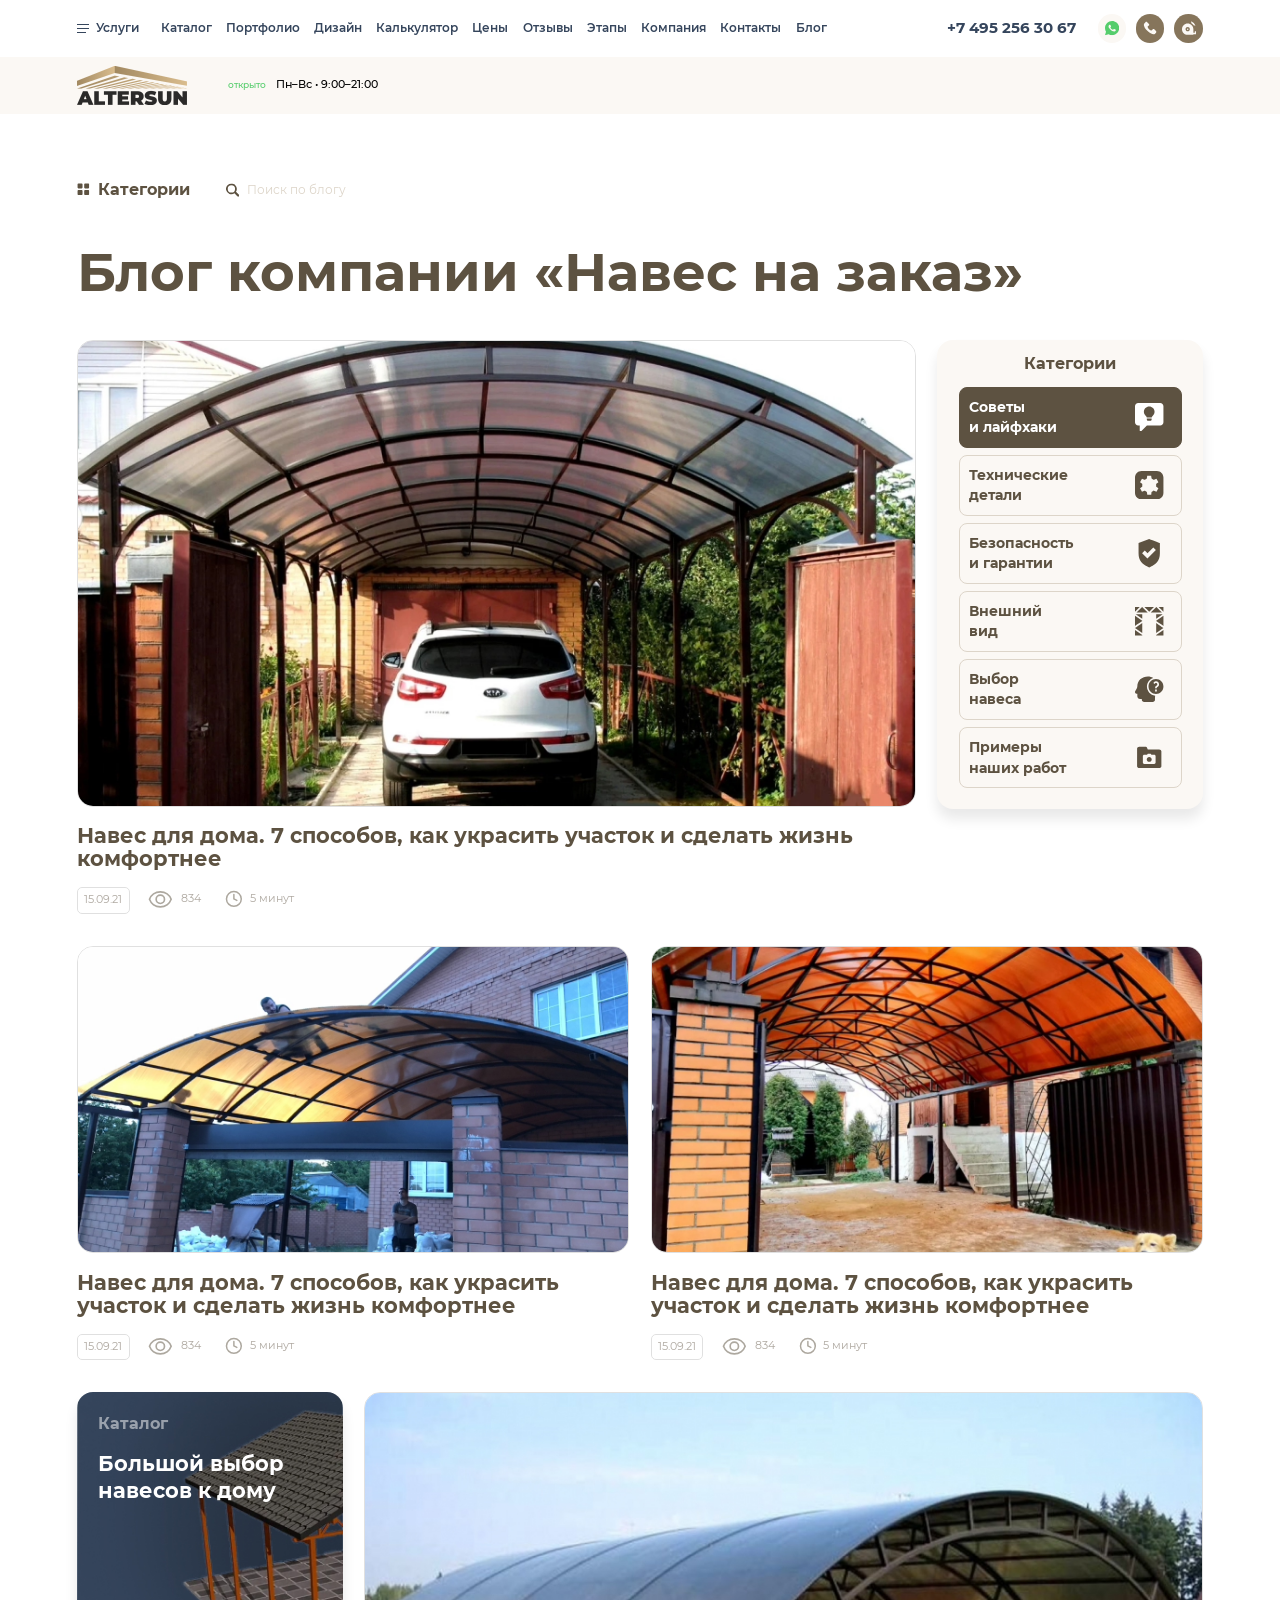
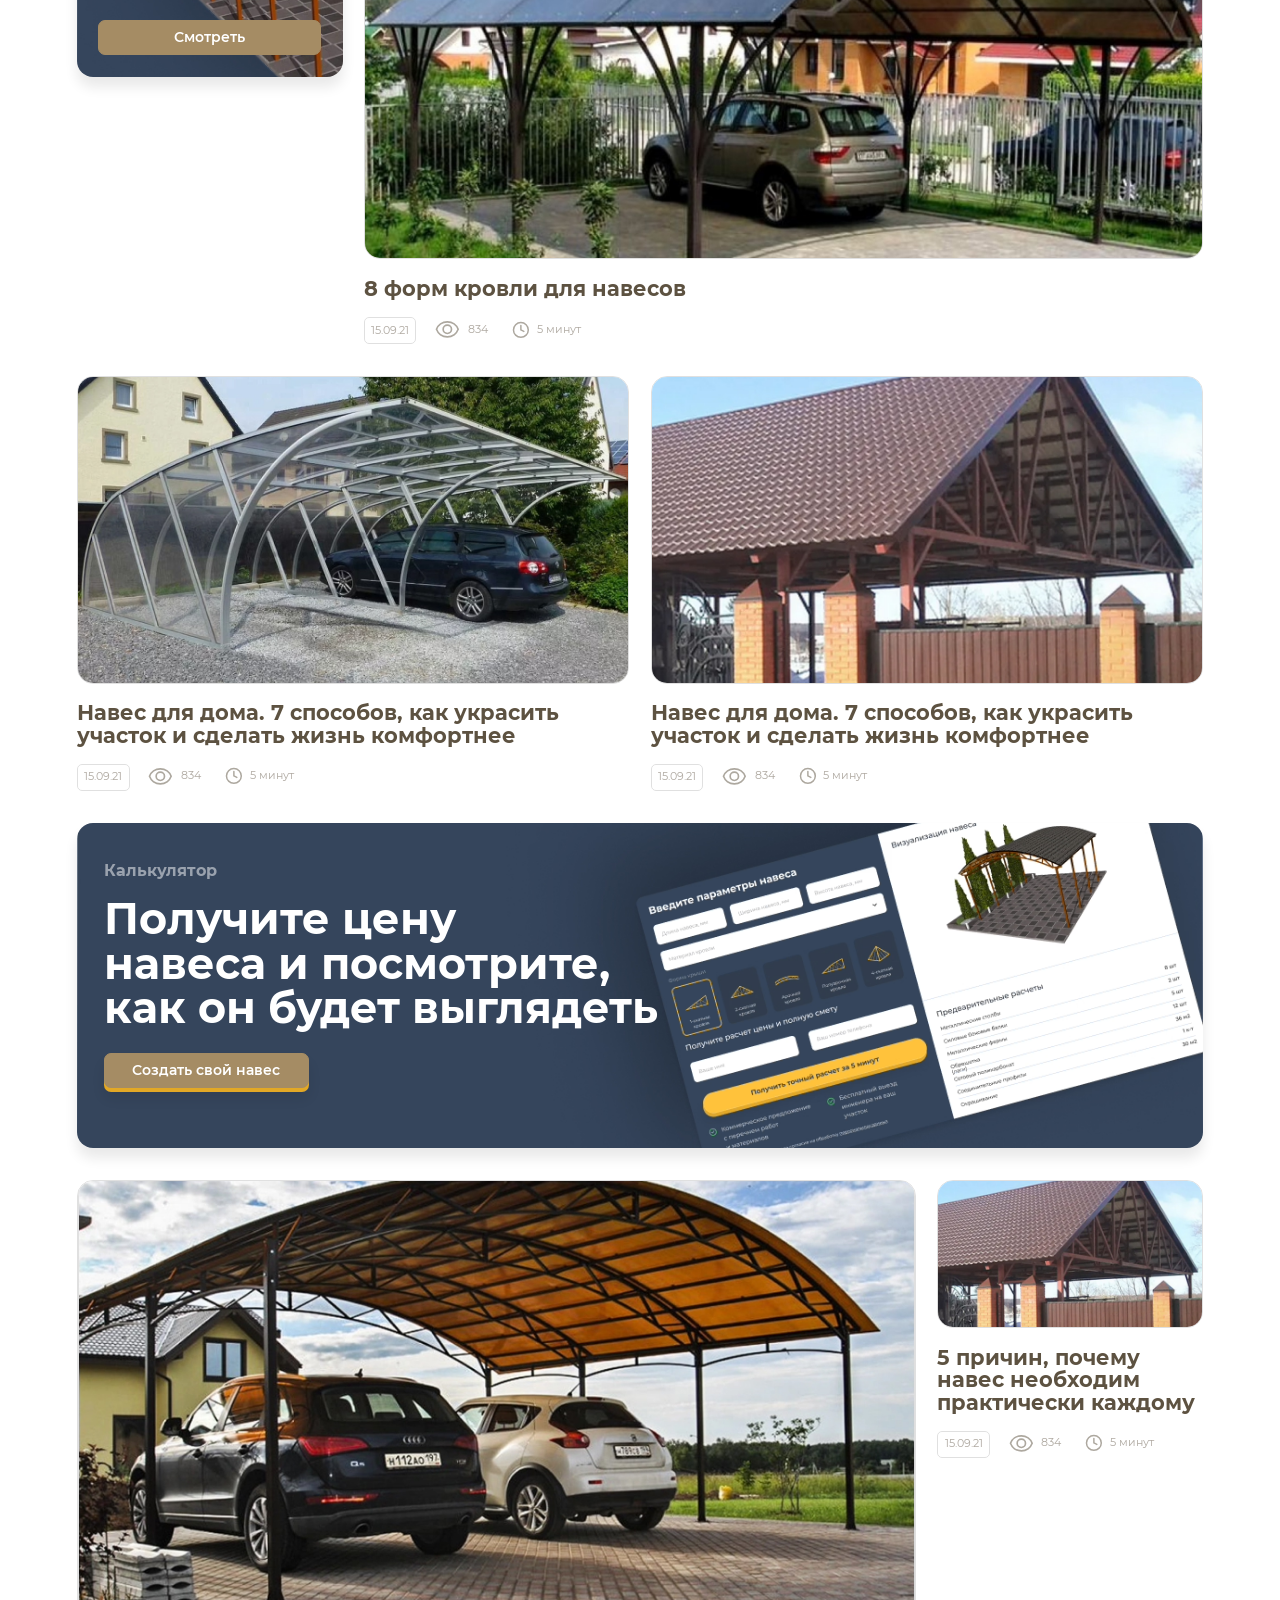
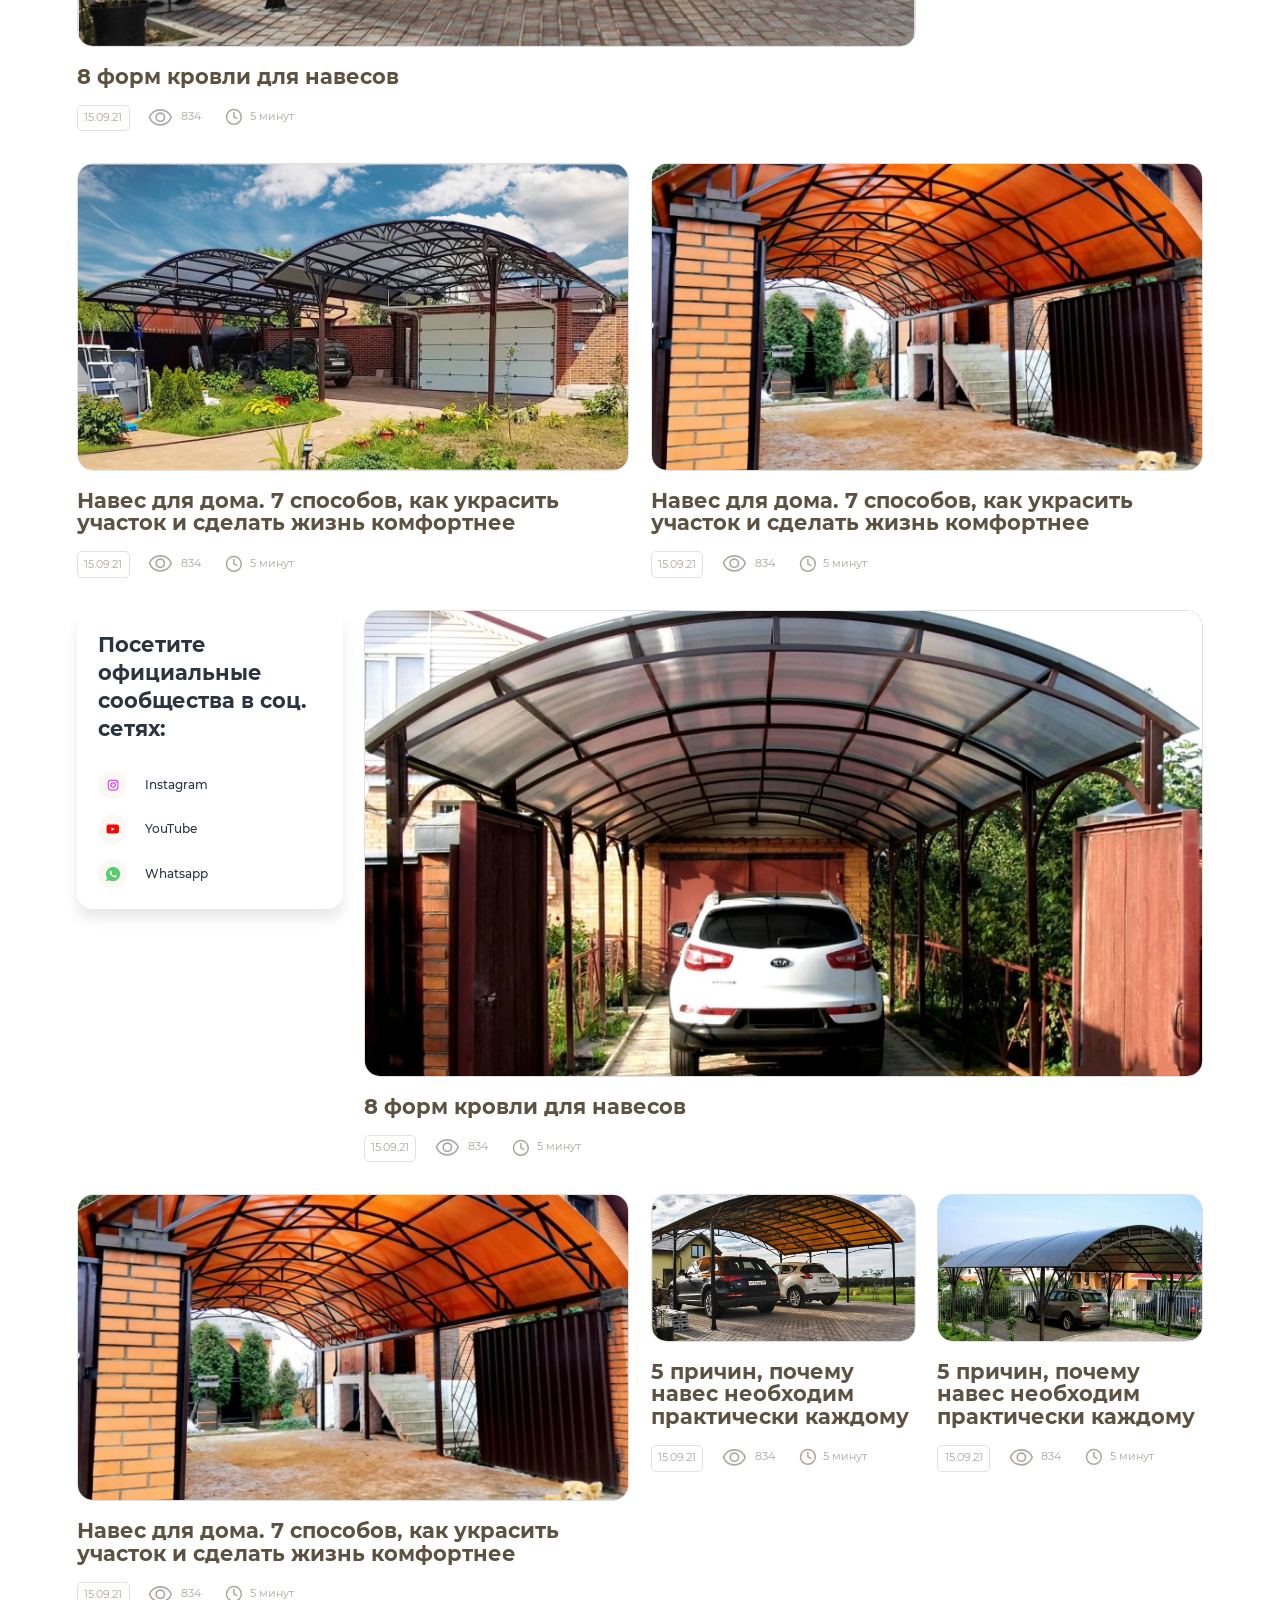
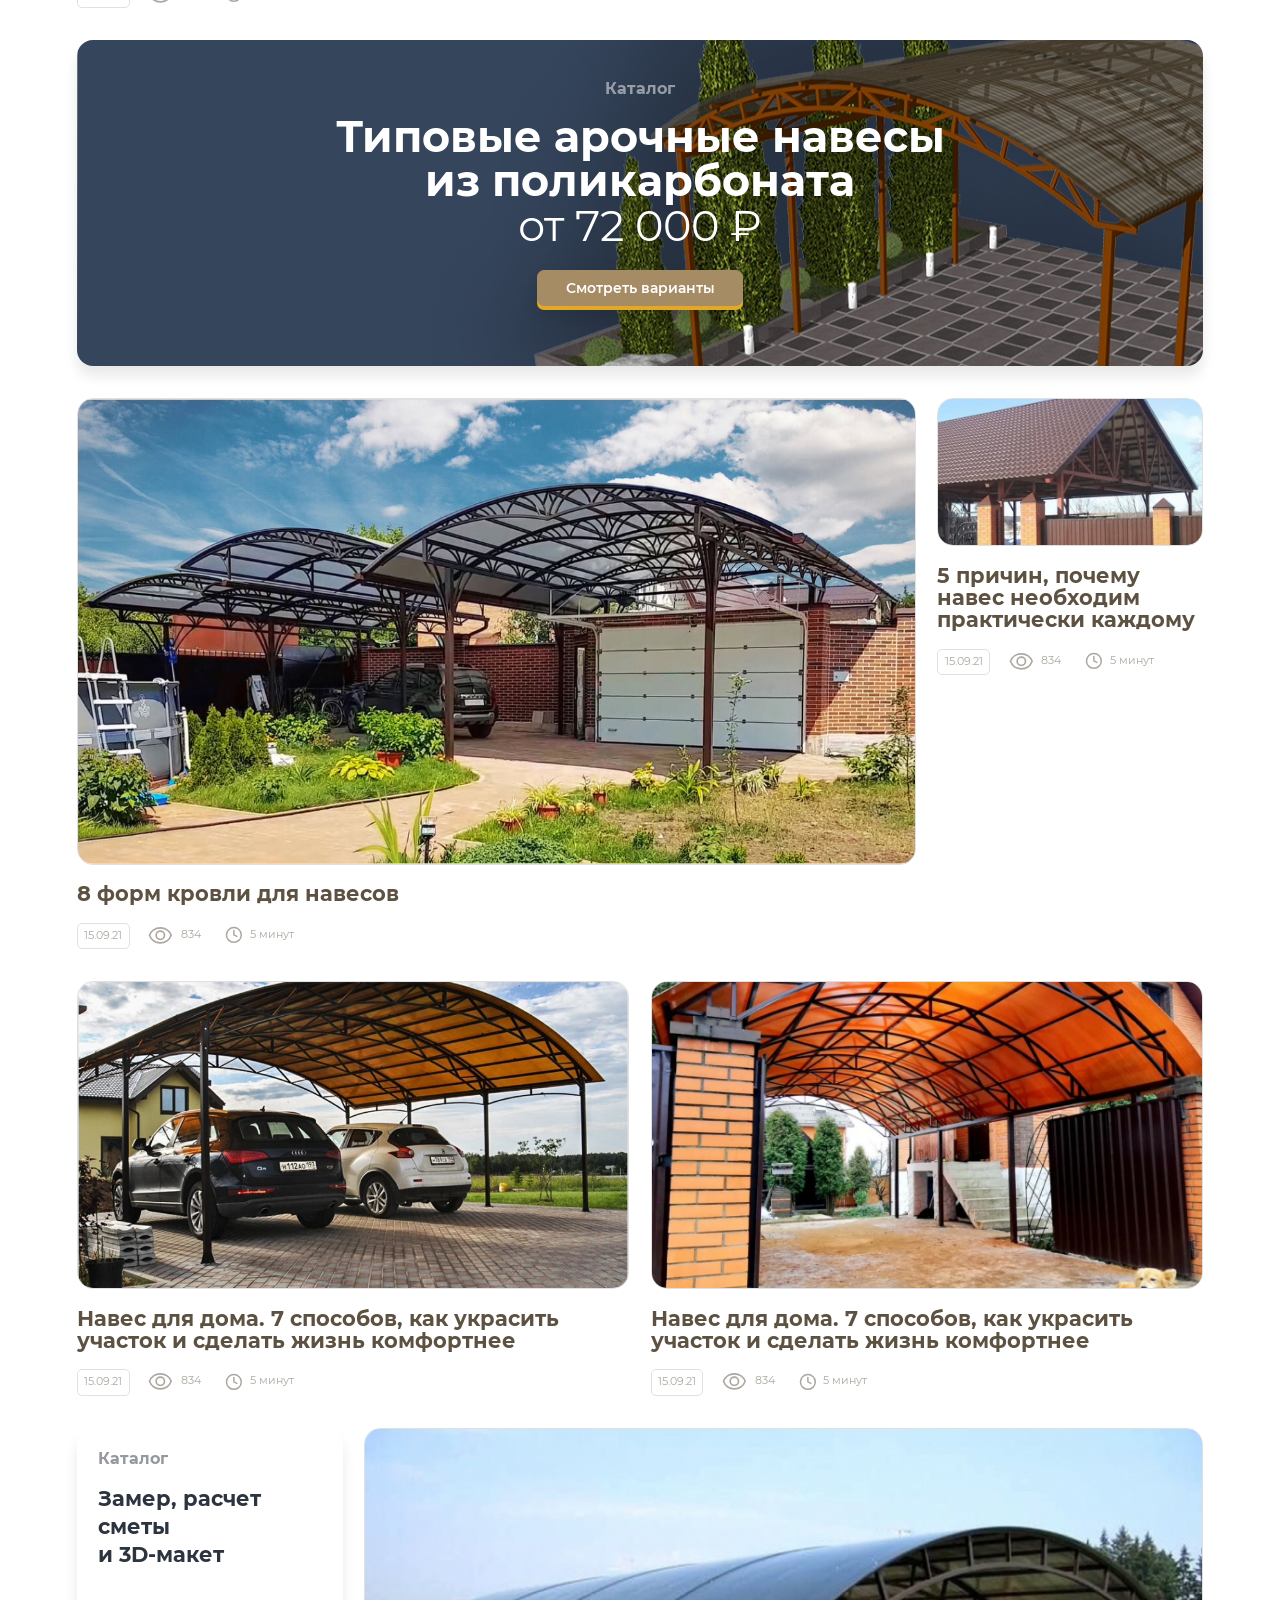
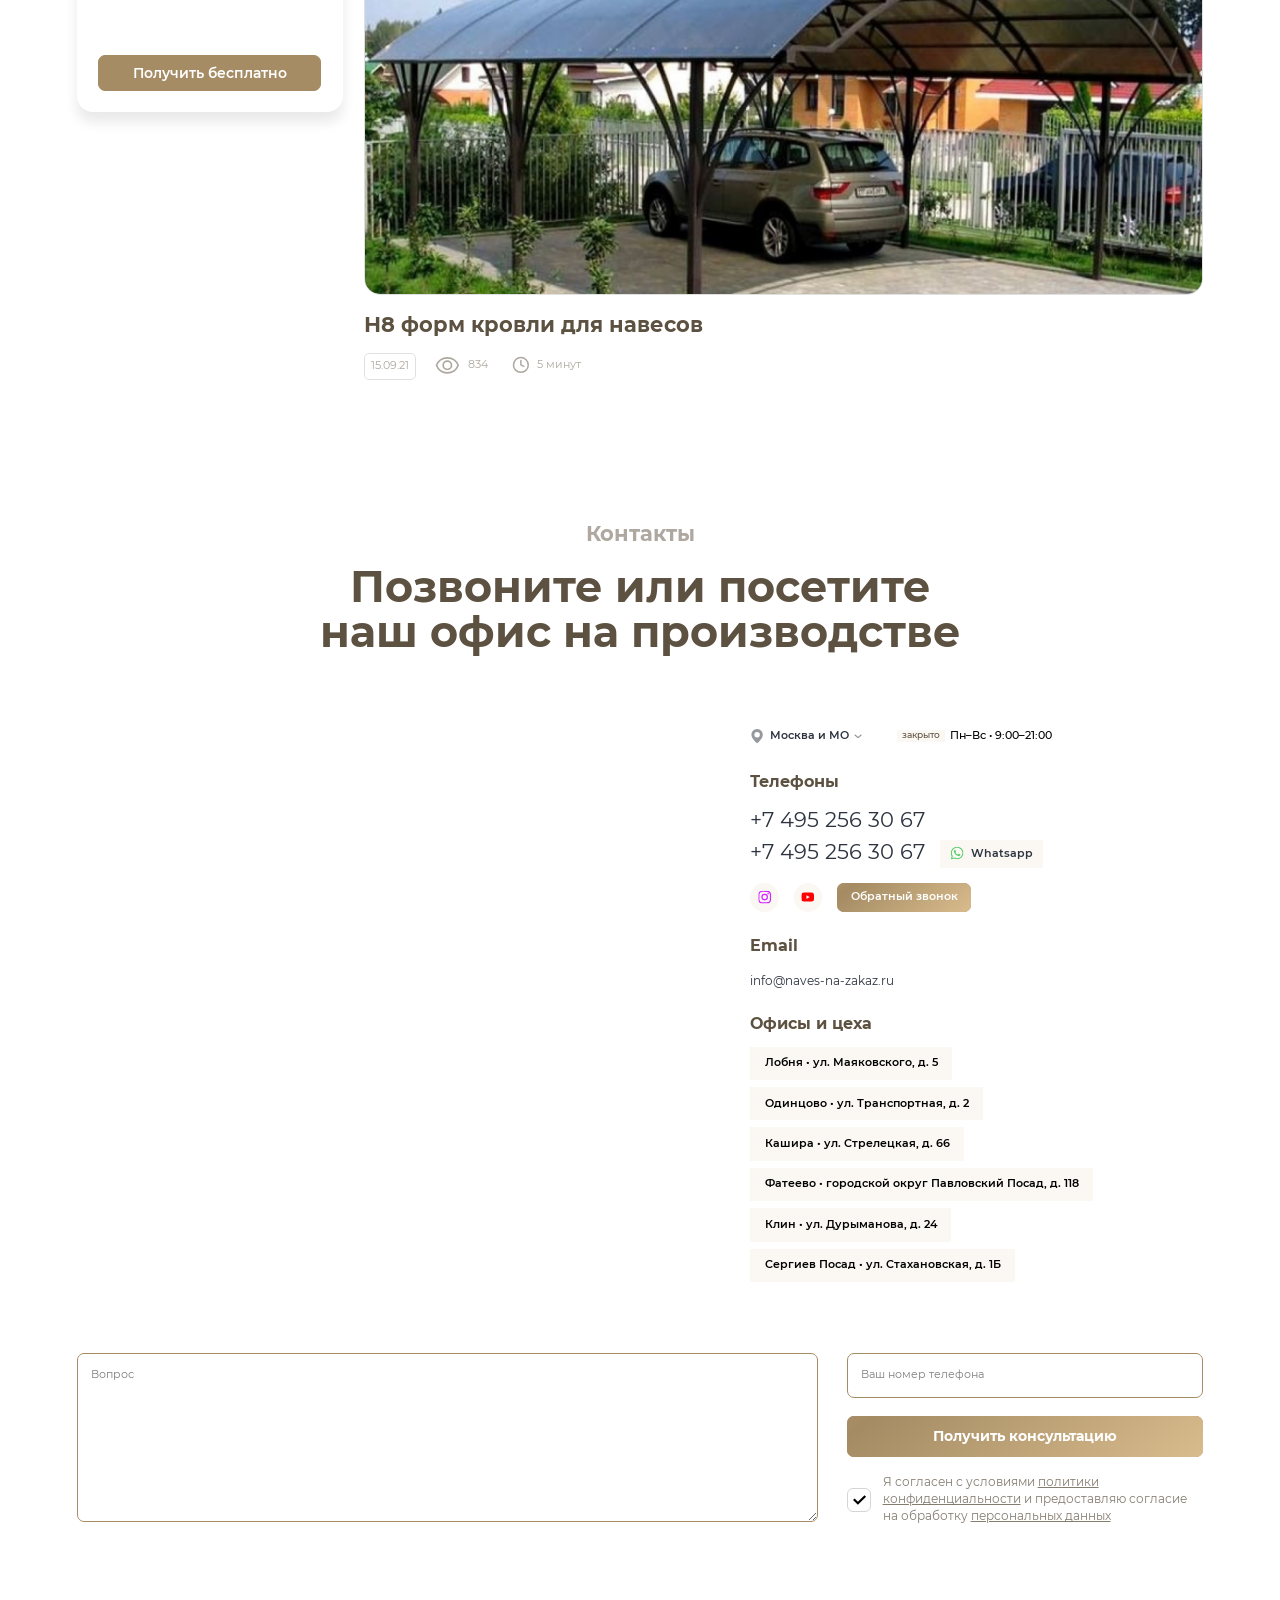
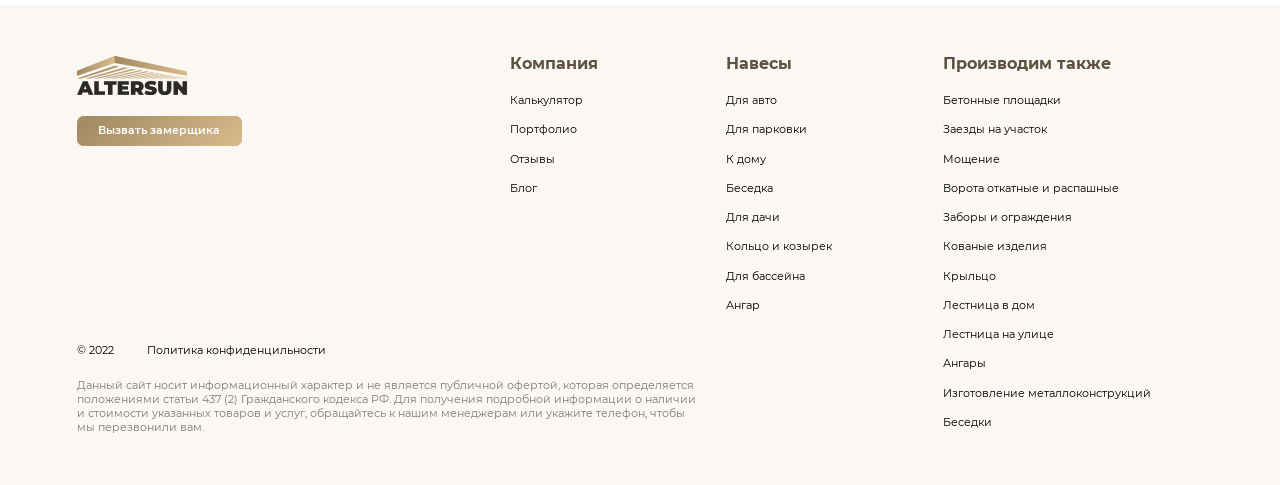
<file: public/02-blogs.html>
<!DOCTYPE html>
<html lang="ru">
	<head>
		<meta charset="utf-8">
		<title>Блог компании «Навес на заказ»</title>
		<meta name="description" content="о чем страница">
		<meta http-equiv="X-UA-Compatible" content="IE=edge">
		<meta name="viewport" content="width=device-width,initial-scale=1.0,  shrink-to-fit=no">
		<link type="image/ico" href="img/favicon.ico" rel="shortcut icon"><meta name="format-detection" content="telephone=no"> 
		<link href="libs/swiper/swiper.min.css" rel="stylesheet"/>
		<link href="libs/@fancyapps/ui/fancybox.css" rel="stylesheet"/>
		<link href="libs/plyr/plyr.css" rel="stylesheet"/>
		<link href="css/main.min.css" rel="stylesheet"/>
	</head>
	<body class="blog">
		<div class="main-wrapper">
			<!-- start header-->
			<header class="header" id="header">
				<!-- start top-nav-->
				<div class="top-nav block-with-lazy">
					<div class="container">
						<div class="row">
							<div class="col-auto d-lg-none">
								<div class="toggle-menu-mobile toggle-menu-mobile--js"><span></span>
								</div>
							</div>
							<div class="col-auto d-none d-lg-block">
								<div class="services-dropdown dropdown">
									<div class="services-dropdown__btn dropdown__btn">
										<div class="services-dropdown__toggle-icon"><span></span>
										</div><span>Услуги</span>
									</div>
									<div class="services-dropdown__content dropdown__content">
										<div class="container">
											<div class="row">
												<div class="col-3">
													<h6> <img src="img/svg/dropdown-1.svg" alt="" loading="lazy"/>Навесы
													</h6>
													<ul>
														<li><a href="#">Для машин</a></li>
														<li><a href="#">К дому</a></li>
														<li><a href="#">Для бассейна</a></li>
														<li><a href="#">Кованые</a></li>
														<li><a href="#">Беседки</a></li>
														<li><a href="#">Козырьки</a></li>
														<li><a href="#">Другие</a></li>
													</ul>
												</div>
												<div class="col-6">
													<h6> <img src="img/svg/dropdown-2.svg" alt="" loading="lazy"/>Дополнительные услуги
													</h6>
													<ul class="services-dropdown__large-list">
														<li><a href="#">Гаражи из сэндвич панелей</a></li>
														<li><a href="#">Террасы и веранды из ДПК</a></li>
														<li><a href="#">Заборы</a></li>
														<li><a href="#">Ограждения</a></li>
														<li><a href="#">Откатные ворота</a></li>
														<li><a href="#">Распашные ворота</a></li>
														<li><a href="#">Торговые павильоны</a></li>
														<li><a href="#">Быстровозводимые здания</a></li>
														<li><a href="#">Металлокаркасы лестниц</a></li>
														<li><a href="#">Мощение</a></li>
														<li><a href="#">Откатные ворота</a></li>
														<li><a href="#">Промышленные откатные ворота</a></li>
														<li><a href="#">Распашные ворота</a></li>
														<li><a href="#">Рулонные ворота</a></li>
														<li><a href="#">Комплекты для откатных ворот</a></li>
														<li><a href="#">Калитки</a></li>
													</ul>
												</div>
												<div class="col-3">
													<h6> <img src="img/svg/dropdown-3.svg" alt="" loading="lazy"/>О компании
													</h6>
													<ul>
														<li><a href="#">Портфолио работ</a></li>
														<li><a href="#">Отзывы клиентов</a></li>
														<li><a href="#">Калькулятор навесов</a></li>
														<li><a href="#">Как заказать навес</a></li>
														<li><a href="#">Сертификаты качества</a></li>
														<li><a href="#">О компании</a></li>
														<li><a href="#">Блог</a></li>
													</ul>
												</div>
											</div>
										</div>
									</div>
								</div>
							</div>
							<div class="top-nav__col col-auto">
								<div class="menu-mobile menu-mobile--js">
									<div class="menu-mobile__inner">
										<div class="dd-group dd-group-js">
											<div class="accordion-item">
												<div class="accordion-item__head dd-head-js active">
													<h4><img src="img/svg/dropdown-1.svg" alt="" loading="lazy"/>Навесы
													</h4>
													<svg class="icon icon-chevron-right ">
														<use xlink:href="img/svg/sprite.svg#chevron-right"></use>
													</svg>
												</div>
												<div class="accordion-item__content dd-content-js active">
													<ul>
														<li><a href="#">Для машин</a></li>
														<li><a href="#">К дому</a></li>
														<li><a href="#">Для бассейна</a></li>
														<li><a href="#">Кованые</a></li>
														<li><a href="#">Беседки</a></li>
														<li><a href="#">Козырьки</a></li>
														<li><a href="#">Другие</a></li>
													</ul>
												</div>
											</div>
											<div class="accordion-item">
												<div class="accordion-item__head dd-head-js">
													<h4><img src="img/svg/dropdown-2.svg" alt="" loading="lazy"/>Дополнительные услуги
													</h4>
													<svg class="icon icon-chevron-right ">
														<use xlink:href="img/svg/sprite.svg#chevron-right"></use>
													</svg>
												</div>
												<div class="accordion-item__content dd-content-js">
													<ul class="accordion-item__large-list">
														<li><a href="#">Гаражи из сэндвич панелей</a></li>
														<li><a href="#">Террасы и веранды из ДПК</a></li>
														<li><a href="#">Заборы</a></li>
														<li><a href="#">Ограждения</a></li>
														<li><a href="#">Откатные ворота</a></li>
														<li><a href="#">Распашные ворота</a></li>
														<li><a href="#">Торговые павильоны</a></li>
														<li><a href="#">Быстровозводимые здания</a></li>
														<li><a href="#">Металлокаркасы лестниц</a></li>
														<li><a href="#">Мощение</a></li>
														<li><a href="#">Откатные ворота</a></li>
														<li><a href="#">Промышленные откатные ворота</a></li>
														<li><a href="#">Распашные ворота</a></li>
														<li><a href="#">Рулонные ворота</a></li>
														<li><a href="#">Комплекты для откатных ворот</a></li>
														<li><a href="#">Калитки</a></li>
													</ul>
												</div>
											</div>
											<div class="accordion-item">
												<div class="accordion-item__head dd-head-js">
													<h4><img src="img/svg/dropdown-3.svg" alt="" loading="lazy"/>О компании
													</h4>
													<svg class="icon icon-chevron-right ">
														<use xlink:href="img/svg/sprite.svg#chevron-right"></use>
													</svg>
												</div>
												<div class="accordion-item__content dd-content-js">
													<ul>
														<li><a href="#">Портфолио работ</a></li>
														<li><a href="#">Отзывы клиентов</a></li>
														<li><a href="#">Калькулятор навесов</a></li>
														<li><a href="#">Как заказать навес</a></li>
														<li><a href="#">Сертификаты качества</a></li>
														<li><a href="#">О компании</a></li>
														<li><a href="#">Блог</a></li>
													</ul>
												</div>
											</div>
										</div>
										<ul class="menu" itemscope="itemscope" itemtype="http://schema.org/SiteNavigationElement">
											<li class="menu-item" itemprop="item"><a href="#" itemprop="url">Каталог</a></li>
											<li class="menu-item" itemprop="item"><a href="#" itemprop="url">Портфолио</a></li>
											<li class="menu-item" itemprop="item"><a href="#" itemprop="url">Дизайн</a></li>
											<li class="menu-item" itemprop="item"><a href="#" itemprop="url">Калькулятор</a></li>
											<li class="menu-item" itemprop="item"><a href="#" itemprop="url">Цены</a></li>
											<li class="menu-item" itemprop="item"><a href="#" itemprop="url">Отзывы</a></li>
											<li class="menu-item" itemprop="item"><a href="#" itemprop="url">Этапы</a></li>
											<li class="menu-item" itemprop="item"><a href="#" itemprop="url">Компания</a></li>
											<li class="menu-item" itemprop="item"><a href="#" itemprop="url">Контакты</a></li>
											<li class="menu-item" itemprop="item"><a href="#" itemprop="url">Блог</a></li>
										</ul>
										<a class="top-nav__link" href="tel:+74952122320">+7 (495) 212-23-20
										</a>
										<a class="top-nav__link" href="tel:+79697778247">
											 +7 (969) 777-82-47
											<svg class="icon icon-wa ">
												<use xlink:href="img/svg/sprite.svg#wa"></use>
											</svg>
										</a>
										<a class="top-nav__email" href="mailto:info@naves-na-zakaz.ru">info@naves-na-zakaz.ru
										</a>
										<div class="top-nav__soc-wrap">
											<div class="soc">
												<a class="soc__item" href="#" target="_blank"><img src="img/svg/yt.svg" alt="" loading="lazy"/>
												</a>
												<a class="soc__item" href="#" target="_blank"><img src="img/svg/inst.svg" alt="" loading="lazy"/>
												</a>
												<a class="soc__item" href="#" target="_blank"><img src="img/svg/vk2.svg" alt="" loading="lazy"/>
												</a>
												<a class="soc__item" href="#" target="_blank"><img src="img/svg/dzen.svg" alt="" loading="lazy"/>
												</a>
											</div>
										</div>
										<div class="top-nav__footer-btn-wrap">
											<div class="row">
												<div class="col-6">
													<a class="top-nav__footer-btn link-modal-js" href="#modal-call" data-title="Вызвать замерщика" data-text="Оставьте свой номер телефона, мы&amp;nbsp;вам перезвоним и&amp;nbsp;договоримся о&amp;nbsp;замере" data-btn="Отправить" data-pic="1">
														<div class="top-nav__icon-wrap">
															<svg class="icon icon-roulette ">
																<use xlink:href="img/svg/sprite.svg#roulette"></use>
															</svg>
														</div>Вызвать замерщика
													</a>
												</div>
												<div class="col-6">
													<a class="top-nav__footer-btn link-modal-js" href="#modal-callback" data-desktop-pic="img/@2x/modal-3.png" data-mobile-pic="img/avatar-1.png">
														<div class="top-nav__icon-wrap">
															<svg class="icon icon-callBack ">
																<use xlink:href="img/svg/sprite.svg#callBack"></use>
															</svg>
														</div>Обратный звонок
													</a>
												</div>
											</div>
										</div>
									</div>
								</div>
							</div>
							<div class="col text-end">
								<div class="top-nav__center-block">
									<a class="logo d-lg-none mt" href="/"><img src="img/logo.png" alt="" loading="lazy"/>
									</a>
									<a class="top-nav__tel mt" href="tel:+74952563067">+7 495 256 30 67
									</a>
								</div>
							</div>
							<div class="col-auto">
								<div class="soc soc--header">
									<a class="soc__item soc__item--whatsapp" href="#" target="_blank">
										<svg class="icon icon-whatsapp ">
											<use xlink:href="img/svg/sprite.svg#whatsapp"></use>
										</svg>
									</a>
									<a class="soc__item soc__item--phone-call link-modal-js" href="#modal-call" data-title="Обратный звонок" data-text="Оставьте свой номер телефона, и&amp;nbsp;мы&amp;nbsp;вам перезвоним в&amp;nbsp;течение 15&amp;nbsp;минут." data-btn="Заказать обратный звонок" data-pic="2">
										<svg class="icon icon-phone-call ">
											<use xlink:href="img/svg/sprite.svg#phone-call"></use>
										</svg>
									</a>
									<a class="soc__item soc__item--measuring d-none d-xl-grid link-modal-js" href="#modal-call" data-title="Вызвать замерщика" data-text="Оставьте свой номер телефона, мы&amp;nbsp;вам перезвоним и&amp;nbsp;договоримся о&amp;nbsp;замере" data-btn="Отправить" data-pic="1">
										<svg class="icon icon-measuring ">
											<use xlink:href="img/svg/sprite.svg#measuring"></use>
										</svg>
									</a>
								</div>
							</div>
						</div>
					</div>
				</div>
				<!-- end top-nav-->
				<!-- start topLine-->
				<div class="topLine section d-none d-lg-flex" id="topLine">
					<div class="container">
						<div class="topLine__main-row row">
							<div class="col-auto">
								<a class="logo" href="/"><img src="img/logo.png" alt="" loading="lazy"/>
								</a>
							</div>
							<div class="col-auto">
								<div class="schedule"><span>открыто</span><span>Пн&ndash;Вс &bull; 9:00&ndash;21:00</span>
								</div>
							</div>
						</div>
					</div>
				</div>
				<!-- end topLine-->
			</header>
			<!-- end header-->
			<div class="sticky-wrapper">
				<div class="page-head">
					<div class="page-head__row page-head__row--fix">
						<div class="container">
							<div class="row">
								<div class="page-head__col col-auto">
									<div class="category-menu dropdown">
										<div class="category-menu__btn dropdown__btn">
											<svg class="icon icon-categories-btn ">
												<use xlink:href="img/svg/sprite.svg#categories-btn"></use>
											</svg><span>Категории</span>
										</div>
										<div class="categories dropdown__content">
											<a class="categories__item active" href="#"><span>Советы <br> и&nbsp;лайфхаки</span><img src="img/svg/categories-1.svg" alt=""/>
											</a>
											<a class="categories__item" href="#"><span>Технические <br> детали</span><img src="img/svg/categories-2.svg" alt=""/>
											</a>
											<a class="categories__item" href="#"><span>Безопасность <br> и&nbsp;гарантии</span><img src="img/svg/categories-3.svg" alt=""/>
											</a>
											<a class="categories__item" href="#"><span>Внешний <br> вид</span><img src="img/svg/categories-4.svg" alt=""/>
											</a>
											<a class="categories__item" href="#"><span>Выбор <br> навеса</span><img src="img/svg/categories-5.svg" alt=""/>
											</a>
											<a class="categories__item" href="#"><span>Примеры <br> наших работ</span><img src="img/svg/categories-6.svg" alt=""/>
											</a>
										</div>
									</div>
								</div>
								<div class="col-sm">
									<div class="search-field">
										<input type="text" name="search" placeholder="Поиск по блогу" aria-label="Search through site content"/>
										<button>
											<svg class="icon icon-search ">
												<use xlink:href="img/svg/sprite.svg#search"></use>
											</svg>
										</button>
									</div>
								</div>
							</div>
						</div>
					</div>
					<div class="page-head__wrap">
						<div class="container">
							<h1>Блог компании «Навес на заказ»</h1>
						</div>
					</div>
				</div>
				<!-- start sBlog-->
				<div class="sBlog section" id="sBlog">
					<div class="container">
						<div class="sBlog__head-row row">
							<div class="col-lg-8 col-xl-9">
								<a class="blog-item" href="#">
									<!-- picture-->
									<picture> 
										<source type="image/avif" srcset="img/@2x/avif/blog-1.avif"/>
										<source type="image/webp" srcset="img/@2x/webp/blog-1.webp"/><img class="object-fit-js" src="img/@2x/blog-1.jpg" alt="" loading="lazy"/>
									</picture>
									<!-- /picture-->
									<h4>Навес для дома.&nbsp;7&nbsp;способов, как украсить участок и&nbsp;сделать жизнь комфортнее</h4>
									<div class="info-panel">
										<div class="row">
											<div class="col-auto">
												<div class="info-panel__item info-panel__item--btn"><span>15.09.21</span>
												</div>
											</div>
											<div class="col-auto">
												<div class="info-panel__item info-panel__item--views">
													<svg class="icon icon-eye ">
														<use xlink:href="img/svg/sprite.svg#eye"></use>
													</svg><span>834</span>
												</div>
											</div>
											<div class="col-auto">
												<div class="info-panel__item info-panel__item--time">
													<svg class="icon icon-clock ">
														<use xlink:href="img/svg/sprite.svg#clock"></use>
													</svg><span>5&nbsp;минут</span>
												</div>
											</div>
										</div>
									</div>
								</a>
							</div>
							<div class="col-lg-4 col-xl-3 d-none d-lg-block">
								<div class="categories">
									<h6>Категории</h6>
									<a class="categories__item active" href="#"><span>Советы <br> и&nbsp;лайфхаки</span><img src="img/svg/categories-1.svg" alt=""/>
									</a>
									<a class="categories__item" href="#"><span>Технические <br> детали</span><img src="img/svg/categories-2.svg" alt=""/>
									</a>
									<a class="categories__item" href="#"><span>Безопасность <br> и&nbsp;гарантии</span><img src="img/svg/categories-3.svg" alt=""/>
									</a>
									<a class="categories__item" href="#"><span>Внешний <br> вид</span><img src="img/svg/categories-4.svg" alt=""/>
									</a>
									<a class="categories__item" href="#"><span>Выбор <br> навеса</span><img src="img/svg/categories-5.svg" alt=""/>
									</a>
									<a class="categories__item" href="#"><span>Примеры <br> наших работ</span><img src="img/svg/categories-6.svg" alt=""/>
									</a>
								</div>
							</div>
						</div>
						<div class="row">
							<div class="col-md-6">
								<a class="blog-item" href="#">
									<!-- picture-->
									<picture> 
										<source type="image/avif" srcset="img/@2x/avif/blog-2.avif"/>
										<source type="image/webp" srcset="img/@2x/webp/blog-2.webp"/><img class="object-fit-js" src="img/@2x/blog-2.jpg" alt="" loading="lazy"/>
									</picture>
									<!-- /picture-->
									<h4>Навес для дома.&nbsp;7&nbsp;способов, как украсить участок и&nbsp;сделать жизнь комфортнее</h4>
									<div class="info-panel">
										<div class="row">
											<div class="col-auto">
												<div class="info-panel__item info-panel__item--btn"><span>15.09.21</span>
												</div>
											</div>
											<div class="col-auto">
												<div class="info-panel__item info-panel__item--views">
													<svg class="icon icon-eye ">
														<use xlink:href="img/svg/sprite.svg#eye"></use>
													</svg><span>834</span>
												</div>
											</div>
											<div class="col-auto">
												<div class="info-panel__item info-panel__item--time">
													<svg class="icon icon-clock ">
														<use xlink:href="img/svg/sprite.svg#clock"></use>
													</svg><span>5&nbsp;минут</span>
												</div>
											</div>
										</div>
									</div>
								</a>
							</div>
							<div class="col-md-6">
								<a class="blog-item" href="#">
									<!-- picture-->
									<picture> 
										<source type="image/avif" srcset="img/@2x/avif/blog-3.avif"/>
										<source type="image/webp" srcset="img/@2x/webp/blog-3.webp"/><img class="object-fit-js" src="img/@2x/blog-3.jpg" alt="" loading="lazy"/>
									</picture>
									<!-- /picture-->
									<h4>Навес для дома.&nbsp;7&nbsp;способов, как украсить участок и&nbsp;сделать жизнь комфортнее</h4>
									<div class="info-panel">
										<div class="row">
											<div class="col-auto">
												<div class="info-panel__item info-panel__item--btn"><span>15.09.21</span>
												</div>
											</div>
											<div class="col-auto">
												<div class="info-panel__item info-panel__item--views">
													<svg class="icon icon-eye ">
														<use xlink:href="img/svg/sprite.svg#eye"></use>
													</svg><span>834</span>
												</div>
											</div>
											<div class="col-auto">
												<div class="info-panel__item info-panel__item--time">
													<svg class="icon icon-clock ">
														<use xlink:href="img/svg/sprite.svg#clock"></use>
													</svg><span>5&nbsp;минут</span>
												</div>
											</div>
										</div>
									</div>
								</a>
							</div>
							<div class="col-md-6 col-lg-4 col-xl-3">
								<div class="adv-item bg-wrap">
									<!-- picture-->
									<picture class="picture-bg"> 
										<source type="image/avif" srcset="img/@2x/avif/adv-item-2.avif"/>
										<source type="image/webp" srcset="img/@2x/webp/adv-item-2.webp"/><img class="object-fit-js" src="img/@2x/adv-item-2.jpg" alt="" loading="lazy"/>
									</picture>
									<!-- /picture-->
									<div class="adv-item__title">Каталог
									</div>
									<div class="adv-item__caption">Большой выбор навесов к&nbsp;дому
									</div>
									<a class="adv-item__btn" href="#">Смотреть
									</a>
								</div>
							</div>
							<div class="col-md-6 col-lg-8 col-xl-9">
								<a class="blog-item" href="#">
									<!-- picture-->
									<picture> 
										<source type="image/avif" srcset="img/@2x/avif/blog-4.avif"/>
										<source type="image/webp" srcset="img/@2x/webp/blog-4.webp"/><img class="object-fit-js" src="img/@2x/blog-4.jpg" alt="" loading="lazy"/>
									</picture>
									<!-- /picture-->
									<h4>8&nbsp;форм кровли для навесов</h4>
									<div class="info-panel">
										<div class="row">
											<div class="col-auto">
												<div class="info-panel__item info-panel__item--btn"><span>15.09.21</span>
												</div>
											</div>
											<div class="col-auto">
												<div class="info-panel__item info-panel__item--views">
													<svg class="icon icon-eye ">
														<use xlink:href="img/svg/sprite.svg#eye"></use>
													</svg><span>834</span>
												</div>
											</div>
											<div class="col-auto">
												<div class="info-panel__item info-panel__item--time">
													<svg class="icon icon-clock ">
														<use xlink:href="img/svg/sprite.svg#clock"></use>
													</svg><span>5&nbsp;минут</span>
												</div>
											</div>
										</div>
									</div>
								</a>
							</div>
							<div class="col-md-6">
								<a class="blog-item" href="#">
									<!-- picture-->
									<picture> 
										<source type="image/avif" srcset="img/@2x/avif/blog-5.avif"/>
										<source type="image/webp" srcset="img/@2x/webp/blog-5.webp"/><img class="object-fit-js" src="img/@2x/blog-5.jpg" alt="" loading="lazy"/>
									</picture>
									<!-- /picture-->
									<h4>Навес для дома.&nbsp;7&nbsp;способов, как украсить участок и&nbsp;сделать жизнь комфортнее</h4>
									<div class="info-panel">
										<div class="row">
											<div class="col-auto">
												<div class="info-panel__item info-panel__item--btn"><span>15.09.21</span>
												</div>
											</div>
											<div class="col-auto">
												<div class="info-panel__item info-panel__item--views">
													<svg class="icon icon-eye ">
														<use xlink:href="img/svg/sprite.svg#eye"></use>
													</svg><span>834</span>
												</div>
											</div>
											<div class="col-auto">
												<div class="info-panel__item info-panel__item--time">
													<svg class="icon icon-clock ">
														<use xlink:href="img/svg/sprite.svg#clock"></use>
													</svg><span>5&nbsp;минут</span>
												</div>
											</div>
										</div>
									</div>
								</a>
							</div>
							<div class="col-md-6">
								<a class="blog-item" href="#">
									<!-- picture-->
									<picture> 
										<source type="image/avif" srcset="img/@2x/avif/blog-6.avif"/>
										<source type="image/webp" srcset="img/@2x/webp/blog-6.webp"/><img class="object-fit-js" src="img/@2x/blog-6.jpg" alt="" loading="lazy"/>
									</picture>
									<!-- /picture-->
									<h4>Навес для дома.&nbsp;7&nbsp;способов, как украсить участок и&nbsp;сделать жизнь комфортнее</h4>
									<div class="info-panel">
										<div class="row">
											<div class="col-auto">
												<div class="info-panel__item info-panel__item--btn"><span>15.09.21</span>
												</div>
											</div>
											<div class="col-auto">
												<div class="info-panel__item info-panel__item--views">
													<svg class="icon icon-eye ">
														<use xlink:href="img/svg/sprite.svg#eye"></use>
													</svg><span>834</span>
												</div>
											</div>
											<div class="col-auto">
												<div class="info-panel__item info-panel__item--time">
													<svg class="icon icon-clock ">
														<use xlink:href="img/svg/sprite.svg#clock"></use>
													</svg><span>5&nbsp;минут</span>
												</div>
											</div>
										</div>
									</div>
								</a>
							</div>
							<div class="col-12">
								<div class="banner-item banner-item--offer bg-wrap mb-0">
									<!-- picture-->
									<picture class="picture-bg"> 
										<source type="image/avif" srcset="img/@2x/avif/banner-item-3.avif"/>
										<source type="image/webp" srcset="img/@2x/webp/banner-item-3.webp"/><img src="img/@2x/banner-item-3.jpg" alt="" loading="lazy"/>
									</picture>
									<!-- /picture-->
									<div class="banner-item__title">Калькулятор
									</div>
									<div class="banner-item__caption">Получите цену<br>навеса и посмотрите,<br>как он будет выглядеть
									</div>
									<a class="banner-item__btn" href="#">Создать свой навес
									</a>
								</div>
							</div>
							<div class="col-md-6 col-lg-8 col-xl-9">
								<a class="blog-item" href="#">
									<!-- picture-->
									<picture> 
										<source type="image/avif" srcset="img/@2x/avif/blog-7.avif"/>
										<source type="image/webp" srcset="img/@2x/webp/blog-7.webp"/><img class="object-fit-js" src="img/@2x/blog-7.jpg" alt="" loading="lazy"/>
									</picture>
									<!-- /picture-->
									<h4>8&nbsp;форм кровли для навесов</h4>
									<div class="info-panel">
										<div class="row">
											<div class="col-auto">
												<div class="info-panel__item info-panel__item--btn"><span>15.09.21</span>
												</div>
											</div>
											<div class="col-auto">
												<div class="info-panel__item info-panel__item--views">
													<svg class="icon icon-eye ">
														<use xlink:href="img/svg/sprite.svg#eye"></use>
													</svg><span>834</span>
												</div>
											</div>
											<div class="col-auto">
												<div class="info-panel__item info-panel__item--time">
													<svg class="icon icon-clock ">
														<use xlink:href="img/svg/sprite.svg#clock"></use>
													</svg><span>5&nbsp;минут</span>
												</div>
											</div>
										</div>
									</div>
								</a>
							</div>
							<div class="col-md-6 col-lg-4 col-xl-3">
								<a class="blog-item" href="#">
									<!-- picture-->
									<picture> 
										<source type="image/avif" srcset="img/@2x/avif/blog-6.avif"/>
										<source type="image/webp" srcset="img/@2x/webp/blog-6.webp"/><img class="object-fit-js" src="img/@2x/blog-6.jpg" alt="" loading="lazy"/>
									</picture>
									<!-- /picture-->
									<h4>5&nbsp;причин, почему навес необходим практически каждому</h4>
									<div class="info-panel">
										<div class="row">
											<div class="col-auto">
												<div class="info-panel__item info-panel__item--btn"><span>15.09.21</span>
												</div>
											</div>
											<div class="col-auto">
												<div class="info-panel__item info-panel__item--views">
													<svg class="icon icon-eye ">
														<use xlink:href="img/svg/sprite.svg#eye"></use>
													</svg><span>834</span>
												</div>
											</div>
											<div class="col-auto">
												<div class="info-panel__item info-panel__item--time">
													<svg class="icon icon-clock ">
														<use xlink:href="img/svg/sprite.svg#clock"></use>
													</svg><span>5&nbsp;минут</span>
												</div>
											</div>
										</div>
									</div>
								</a>
							</div>
							<div class="col-md-6">
								<a class="blog-item" href="#">
									<!-- picture-->
									<picture> 
										<source type="image/avif" srcset="img/@2x/avif/blog-8.avif"/>
										<source type="image/webp" srcset="img/@2x/webp/blog-8.webp"/><img class="object-fit-js" src="img/@2x/blog-8.jpg" alt="" loading="lazy"/>
									</picture>
									<!-- /picture-->
									<h4>Навес для дома.&nbsp;7&nbsp;способов, как украсить участок и&nbsp;сделать жизнь комфортнее</h4>
									<div class="info-panel">
										<div class="row">
											<div class="col-auto">
												<div class="info-panel__item info-panel__item--btn"><span>15.09.21</span>
												</div>
											</div>
											<div class="col-auto">
												<div class="info-panel__item info-panel__item--views">
													<svg class="icon icon-eye ">
														<use xlink:href="img/svg/sprite.svg#eye"></use>
													</svg><span>834</span>
												</div>
											</div>
											<div class="col-auto">
												<div class="info-panel__item info-panel__item--time">
													<svg class="icon icon-clock ">
														<use xlink:href="img/svg/sprite.svg#clock"></use>
													</svg><span>5&nbsp;минут</span>
												</div>
											</div>
										</div>
									</div>
								</a>
							</div>
							<div class="col-md-6">
								<a class="blog-item" href="#">
									<!-- picture-->
									<picture> 
										<source type="image/avif" srcset="img/@2x/avif/blog-3.avif"/>
										<source type="image/webp" srcset="img/@2x/webp/blog-3.webp"/><img class="object-fit-js" src="img/@2x/blog-3.jpg" alt="" loading="lazy"/>
									</picture>
									<!-- /picture-->
									<h4>Навес для дома.&nbsp;7&nbsp;способов, как украсить участок и&nbsp;сделать жизнь комфортнее</h4>
									<div class="info-panel">
										<div class="row">
											<div class="col-auto">
												<div class="info-panel__item info-panel__item--btn"><span>15.09.21</span>
												</div>
											</div>
											<div class="col-auto">
												<div class="info-panel__item info-panel__item--views">
													<svg class="icon icon-eye ">
														<use xlink:href="img/svg/sprite.svg#eye"></use>
													</svg><span>834</span>
												</div>
											</div>
											<div class="col-auto">
												<div class="info-panel__item info-panel__item--time">
													<svg class="icon icon-clock ">
														<use xlink:href="img/svg/sprite.svg#clock"></use>
													</svg><span>5&nbsp;минут</span>
												</div>
											</div>
										</div>
									</div>
								</a>
							</div>
							<div class="col-md-6 col-lg-4 col-xl-3">
								<div class="adv-item adv-item--white">
									<div class="adv-item__caption">Посетите официальные сообщества в&nbsp;соц. сетях:
									</div>
									<div class="social">
										<a class="social__item" href="#" target="_blank">
											<div class="social__icon-wrap">
												<svg class="icon icon-instagram ">
													<use xlink:href="img/svg/sprite.svg#instagram"></use>
												</svg>
											</div><span>Instagram</span>
										</a>
										<a class="social__item" href="#" target="_blank">
											<div class="social__icon-wrap">
												<svg class="icon icon-youtube ">
													<use xlink:href="img/svg/sprite.svg#youtube"></use>
												</svg>
											</div><span>YouTube</span>
										</a>
										<a class="social__item" href="#" target="_blank">
											<div class="social__icon-wrap">
												<svg class="icon icon-whatsapp ">
													<use xlink:href="img/svg/sprite.svg#whatsapp"></use>
												</svg>
											</div><span>Whatsapp</span>
										</a>
									</div>
								</div>
							</div>
							<div class="col-md-6 col-lg-8 col-xl-9">
								<a class="blog-item" href="#">
									<!-- picture-->
									<picture> 
										<source type="image/avif" srcset="img/@2x/avif/blog-1.avif"/>
										<source type="image/webp" srcset="img/@2x/webp/blog-1.webp"/><img class="object-fit-js" src="img/@2x/blog-1.jpg" alt="" loading="lazy"/>
									</picture>
									<!-- /picture-->
									<h4>8&nbsp;форм кровли для навесов</h4>
									<div class="info-panel">
										<div class="row">
											<div class="col-auto">
												<div class="info-panel__item info-panel__item--btn"><span>15.09.21</span>
												</div>
											</div>
											<div class="col-auto">
												<div class="info-panel__item info-panel__item--views">
													<svg class="icon icon-eye ">
														<use xlink:href="img/svg/sprite.svg#eye"></use>
													</svg><span>834</span>
												</div>
											</div>
											<div class="col-auto">
												<div class="info-panel__item info-panel__item--time">
													<svg class="icon icon-clock ">
														<use xlink:href="img/svg/sprite.svg#clock"></use>
													</svg><span>5&nbsp;минут</span>
												</div>
											</div>
										</div>
									</div>
								</a>
							</div>
							<div class="col-md-6 col-lg-4 col-xl-6">
								<a class="blog-item" href="#">
									<!-- picture-->
									<picture> 
										<source type="image/avif" srcset="img/@2x/avif/blog-3.avif"/>
										<source type="image/webp" srcset="img/@2x/webp/blog-3.webp"/><img class="object-fit-js" src="img/@2x/blog-3.jpg" alt="" loading="lazy"/>
									</picture>
									<!-- /picture-->
									<h4>Навес для дома.&nbsp;7&nbsp;способов, как украсить участок и&nbsp;сделать жизнь комфортнее</h4>
									<div class="info-panel">
										<div class="row">
											<div class="col-auto">
												<div class="info-panel__item info-panel__item--btn"><span>15.09.21</span>
												</div>
											</div>
											<div class="col-auto">
												<div class="info-panel__item info-panel__item--views">
													<svg class="icon icon-eye ">
														<use xlink:href="img/svg/sprite.svg#eye"></use>
													</svg><span>834</span>
												</div>
											</div>
											<div class="col-auto">
												<div class="info-panel__item info-panel__item--time">
													<svg class="icon icon-clock ">
														<use xlink:href="img/svg/sprite.svg#clock"></use>
													</svg><span>5&nbsp;минут</span>
												</div>
											</div>
										</div>
									</div>
								</a>
							</div>
							<div class="col-md-6 col-lg-4 col-xl-3">
								<a class="blog-item" href="#">
									<!-- picture-->
									<picture> 
										<source type="image/avif" srcset="img/@2x/avif/blog-7.avif"/>
										<source type="image/webp" srcset="img/@2x/webp/blog-7.webp"/><img class="object-fit-js" src="img/@2x/blog-7.jpg" alt="" loading="lazy"/>
									</picture>
									<!-- /picture-->
									<h4>5&nbsp;причин, почему навес необходим практически каждому</h4>
									<div class="info-panel">
										<div class="row">
											<div class="col-auto">
												<div class="info-panel__item info-panel__item--btn"><span>15.09.21</span>
												</div>
											</div>
											<div class="col-auto">
												<div class="info-panel__item info-panel__item--views">
													<svg class="icon icon-eye ">
														<use xlink:href="img/svg/sprite.svg#eye"></use>
													</svg><span>834</span>
												</div>
											</div>
											<div class="col-auto">
												<div class="info-panel__item info-panel__item--time">
													<svg class="icon icon-clock ">
														<use xlink:href="img/svg/sprite.svg#clock"></use>
													</svg><span>5&nbsp;минут</span>
												</div>
											</div>
										</div>
									</div>
								</a>
							</div>
							<div class="col-lg-4 col-xl-3">
								<a class="blog-item" href="#">
									<!-- picture-->
									<picture> 
										<source type="image/avif" srcset="img/@2x/avif/blog-4.avif"/>
										<source type="image/webp" srcset="img/@2x/webp/blog-4.webp"/><img class="object-fit-js" src="img/@2x/blog-4.jpg" alt="" loading="lazy"/>
									</picture>
									<!-- /picture-->
									<h4>5&nbsp;причин, почему навес необходим практически каждому</h4>
									<div class="info-panel">
										<div class="row">
											<div class="col-auto">
												<div class="info-panel__item info-panel__item--btn"><span>15.09.21</span>
												</div>
											</div>
											<div class="col-auto">
												<div class="info-panel__item info-panel__item--views">
													<svg class="icon icon-eye ">
														<use xlink:href="img/svg/sprite.svg#eye"></use>
													</svg><span>834</span>
												</div>
											</div>
											<div class="col-auto">
												<div class="info-panel__item info-panel__item--time">
													<svg class="icon icon-clock ">
														<use xlink:href="img/svg/sprite.svg#clock"></use>
													</svg><span>5&nbsp;минут</span>
												</div>
											</div>
										</div>
									</div>
								</a>
							</div>
							<div class="col-12">
								<div class="banner-item banner-item--offer-center bg-wrap mb-0">
									<!-- picture-->
									<picture class="picture-bg"> 
										<source type="image/avif" srcset="img/@2x/avif/banner-item-2.avif"/>
										<source type="image/webp" srcset="img/@2x/webp/banner-item-2.webp"/><img src="img/@2x/banner-item-2.jpg" alt="" loading="lazy"/>
									</picture>
									<!-- /picture-->
									<div class="banner-item__title">Каталог
									</div>
									<div class="banner-item__caption">Типовые арочные навесы<br>из поликарбоната<br><span>от 72 000 ₽</span>
									</div>
									<a class="banner-item__btn" href="#">Смотреть варианты
									</a>
								</div>
							</div>
							<div class="col-md-6 col-lg-8 col-xl-9">
								<a class="blog-item" href="#">
									<!-- picture-->
									<picture> 
										<source type="image/avif" srcset="img/@2x/avif/blog-8.avif"/>
										<source type="image/webp" srcset="img/@2x/webp/blog-8.webp"/><img class="object-fit-js" src="img/@2x/blog-8.jpg" alt="" loading="lazy"/>
									</picture>
									<!-- /picture-->
									<h4>8&nbsp;форм кровли для навесов</h4>
									<div class="info-panel">
										<div class="row">
											<div class="col-auto">
												<div class="info-panel__item info-panel__item--btn"><span>15.09.21</span>
												</div>
											</div>
											<div class="col-auto">
												<div class="info-panel__item info-panel__item--views">
													<svg class="icon icon-eye ">
														<use xlink:href="img/svg/sprite.svg#eye"></use>
													</svg><span>834</span>
												</div>
											</div>
											<div class="col-auto">
												<div class="info-panel__item info-panel__item--time">
													<svg class="icon icon-clock ">
														<use xlink:href="img/svg/sprite.svg#clock"></use>
													</svg><span>5&nbsp;минут</span>
												</div>
											</div>
										</div>
									</div>
								</a>
							</div>
							<div class="col-md-6 col-lg-4 col-xl-3">
								<a class="blog-item" href="#">
									<!-- picture-->
									<picture> 
										<source type="image/avif" srcset="img/@2x/avif/blog-6.avif"/>
										<source type="image/webp" srcset="img/@2x/webp/blog-6.webp"/><img class="object-fit-js" src="img/@2x/blog-6.jpg" alt="" loading="lazy"/>
									</picture>
									<!-- /picture-->
									<h4>5&nbsp;причин, почему навес необходим практически каждому</h4>
									<div class="info-panel">
										<div class="row">
											<div class="col-auto">
												<div class="info-panel__item info-panel__item--btn"><span>15.09.21</span>
												</div>
											</div>
											<div class="col-auto">
												<div class="info-panel__item info-panel__item--views">
													<svg class="icon icon-eye ">
														<use xlink:href="img/svg/sprite.svg#eye"></use>
													</svg><span>834</span>
												</div>
											</div>
											<div class="col-auto">
												<div class="info-panel__item info-panel__item--time">
													<svg class="icon icon-clock ">
														<use xlink:href="img/svg/sprite.svg#clock"></use>
													</svg><span>5&nbsp;минут</span>
												</div>
											</div>
										</div>
									</div>
								</a>
							</div>
							<div class="col-md-6">
								<a class="blog-item" href="#">
									<!-- picture-->
									<picture> 
										<source type="image/avif" srcset="img/@2x/avif/blog-7.avif"/>
										<source type="image/webp" srcset="img/@2x/webp/blog-7.webp"/><img class="object-fit-js" src="img/@2x/blog-7.jpg" alt="" loading="lazy"/>
									</picture>
									<!-- /picture-->
									<h4>Навес для дома.&nbsp;7&nbsp;способов, как украсить участок и&nbsp;сделать жизнь комфортнее</h4>
									<div class="info-panel">
										<div class="row">
											<div class="col-auto">
												<div class="info-panel__item info-panel__item--btn"><span>15.09.21</span>
												</div>
											</div>
											<div class="col-auto">
												<div class="info-panel__item info-panel__item--views">
													<svg class="icon icon-eye ">
														<use xlink:href="img/svg/sprite.svg#eye"></use>
													</svg><span>834</span>
												</div>
											</div>
											<div class="col-auto">
												<div class="info-panel__item info-panel__item--time">
													<svg class="icon icon-clock ">
														<use xlink:href="img/svg/sprite.svg#clock"></use>
													</svg><span>5&nbsp;минут</span>
												</div>
											</div>
										</div>
									</div>
								</a>
							</div>
							<div class="col-md-6">
								<a class="blog-item" href="#">
									<!-- picture-->
									<picture> 
										<source type="image/avif" srcset="img/@2x/avif/blog-3.avif"/>
										<source type="image/webp" srcset="img/@2x/webp/blog-3.webp"/><img class="object-fit-js" src="img/@2x/blog-3.jpg" alt="" loading="lazy"/>
									</picture>
									<!-- /picture-->
									<h4>Навес для дома.&nbsp;7&nbsp;способов, как украсить участок и&nbsp;сделать жизнь комфортнее</h4>
									<div class="info-panel">
										<div class="row">
											<div class="col-auto">
												<div class="info-panel__item info-panel__item--btn"><span>15.09.21</span>
												</div>
											</div>
											<div class="col-auto">
												<div class="info-panel__item info-panel__item--views">
													<svg class="icon icon-eye ">
														<use xlink:href="img/svg/sprite.svg#eye"></use>
													</svg><span>834</span>
												</div>
											</div>
											<div class="col-auto">
												<div class="info-panel__item info-panel__item--time">
													<svg class="icon icon-clock ">
														<use xlink:href="img/svg/sprite.svg#clock"></use>
													</svg><span>5&nbsp;минут</span>
												</div>
											</div>
										</div>
									</div>
								</a>
							</div>
							<div class="col-md-6 col-lg-4 col-xl-3">
								<div class="adv-item adv-item--white">
									<div class="adv-item__title">Каталог
									</div>
									<div class="adv-item__caption">Замер, расчет сметы <br> и&nbsp;3D-макет
									</div>
									<a class="adv-item__btn" href="#">Получить бесплатно
									</a>
								</div>
							</div>
							<div class="col-md-6 col-lg-8 col-xl-9">
								<a class="blog-item" href="#">
									<!-- picture-->
									<picture> 
										<source type="image/avif" srcset="img/@2x/avif/blog-4.avif"/>
										<source type="image/webp" srcset="img/@2x/webp/blog-4.webp"/><img class="object-fit-js" src="img/@2x/blog-4.jpg" alt="" loading="lazy"/>
									</picture>
									<!-- /picture-->
									<h4>Н8&nbsp;форм кровли для навесов</h4>
									<div class="info-panel">
										<div class="row">
											<div class="col-auto">
												<div class="info-panel__item info-panel__item--btn"><span>15.09.21</span>
												</div>
											</div>
											<div class="col-auto">
												<div class="info-panel__item info-panel__item--views">
													<svg class="icon icon-eye ">
														<use xlink:href="img/svg/sprite.svg#eye"></use>
													</svg><span>834</span>
												</div>
											</div>
											<div class="col-auto">
												<div class="info-panel__item info-panel__item--time">
													<svg class="icon icon-clock ">
														<use xlink:href="img/svg/sprite.svg#clock"></use>
													</svg><span>5&nbsp;минут</span>
												</div>
											</div>
										</div>
									</div>
								</a>
							</div>
						</div>
					</div>
				</div>
				<!-- end sBlog-->
				<!-- start sContact-->
				<section class="sContact section" id="sContact">
					<div class="container">
						<div class="section-title text-center">
							<h4>Контакты</h4>
							<h2>Позвоните или посетите наш офис на&nbsp;производстве</h2>
						</div>
						<div class="sContact__row row">
							<div class="sContact__col-map col-lg-7 col-xxl-8">
								<div class="d-lg-none">
									<div class="sContact__info">
										<div class="locaton-dropdown dropdown">
											<div class="locaton-dropdown__btn dropdown__btn">
												<svg class="icon icon-geo-tag ">
													<use xlink:href="img/svg/sprite.svg#geo-tag"></use>
												</svg><span>Москва и&nbsp;МО</span>
												<svg class="icon icon-chevron-down ">
													<use xlink:href="img/svg/sprite.svg#chevron-down"></use>
												</svg>
											</div>
											<div class="locaton-dropdown__content dropdown__content">
												<a class="locaton-dropdown__item" href="#">Москва и&nbsp;МО
												</a>
												<a class="locaton-dropdown__item" href="#">Санкт-Петербург и&nbsp;область
												</a>
												<a class="locaton-dropdown__item" href="#">И так далее
												</a>
											</div>
										</div>
										<div class="schedule schedule--closed"><span>закрыто</span><span>Пн&ndash;Вс &bull; 9:00&ndash;21:00</span>
										</div>
									</div>
									<div class="sContact__wrap">
										<h5>Телефоны</h5>
										<div class="sContact__content">
											<div class="sContact__phone-number"><a href="tel:+74952563067">+7 495 256 30 67 </a><br/><a href="tel:+74952563067">+7 495 256 30 67 </a>
											</div>
											<div class="sContact__flex">
												<a class="sContact__links" href="#">
													<svg class="icon icon-whatsapp-2 ">
														<use xlink:href="img/svg/sprite.svg#whatsapp-2"></use>
													</svg><span>Whatsapp</span>
												</a>
												<a class="sContact__links" href="#">
													<svg class="icon icon-instagram-map ">
														<use xlink:href="img/svg/sprite.svg#instagram-map"></use>
													</svg>
												</a>
												<a class="sContact__links sContact__links--yt" href="#">
													<svg class="icon icon-youtube ">
														<use xlink:href="img/svg/sprite.svg#youtube"></use>
													</svg>
												</a>
												<a class="sContact__btn btn btn-primary btn-sm btn-gradient link-modal-js" href="#modal-call" data-title="Обратный звонок" data-text="Оставьте свой номер телефона, и&amp;nbsp;мы&amp;nbsp;вам перезвоним в&amp;nbsp;течение 15&amp;nbsp;минут." data-btn="Заказать обратный звонок" data-pic="2">Обратный звонок
												</a>
											</div>
										</div>
									</div>
									<div class="sContact__wrap d-lg-none mb-5">
										<h5>Email</h5><a href="mailto:info@naves-na-zakaz.ru">info@naves-na-zakaz.ru</a>
									</div>
								</div>
								<div class="sContact__map">
									<div id="map"></div><script src="https://api-maps.yandex.ru/2.1/?load=package.standard,package.geoObjects&amp;lang=ru-RU&amp;apikey=2066e304-cee0-4ed2-9cb2-5f6521d5f96c"></script>
									<script>
										//- const map = document.querySelector('#map');
										//- document.addEventListener('DOMContentLoaded', function(event) {
										//- 	ymaps.ready(init);
										//- });
										//- function init () {
										//- 		//- var center = [55.75322550427434,37.65589449999999];
										//- 		var center = [56.01248606874105,37.48441499999996];
										//- 		var myMap = new ymaps.Map("map", {
										//- 						center: center,
										//- 						zoom: 17
										//- 				}),
										//- 				myPlacemark = new ymaps.Placemark([56.01248606874105,37.48441499999996], {
										//- 						// Чтобы балун и хинт открывались на метке, необходимо задать ей определенные свойства.
										//- 						balloonContentHeader: "",
										//- 						balloonContentBody: "Лобня • ул. Маяковского, д. 5",
										//- 						balloonContentFooter: "",
										//- 						hintContent: "Адрес"
										//- 				});
										//- 		myMap.geoObjects.add(myPlacemark);
										
										//- 		myMap.behaviors.disable('scrollZoom');
										//- 		//на мобильных устройствах... (проверяем по userAgent браузера)
										//- 		if (/Android|webOS|iPhone|iPad|iPod|BlackBerry|IEMobile|Opera Mini/i.test(navigator.userAgent)){
										//- 		//... отключаем перетаскивание карты
										//- 			myMap.behaviors.disable('drag');
										//- 		}
										//- 		// Добавляем все метки на карту.
										//- 	};
									</script>
								</div>
							</div>
							<div class="sContact__col-info col-lg-5 col-xxl-4">
								<div class="sContact__info d-none d-lg-flex">
									<div class="locaton-dropdown dropdown">
										<div class="locaton-dropdown__btn dropdown__btn">
											<svg class="icon icon-geo-tag ">
												<use xlink:href="img/svg/sprite.svg#geo-tag"></use>
											</svg><span>Москва и&nbsp;МО</span>
											<svg class="icon icon-chevron-down ">
												<use xlink:href="img/svg/sprite.svg#chevron-down"></use>
											</svg>
										</div>
										<div class="locaton-dropdown__content dropdown__content">
											<a class="locaton-dropdown__item" href="#">Москва и&nbsp;МО
											</a>
											<a class="locaton-dropdown__item" href="#">Санкт-Петербург и&nbsp;область
											</a>
											<a class="locaton-dropdown__item" href="#">И так далее
											</a>
										</div>
									</div>
									<div class="schedule schedule--closed"><span>закрыто</span><span>Пн&ndash;Вс &bull; 9:00&ndash;21:00</span>
									</div>
								</div>
								<div class="sContact__wrap d-none d-lg-block">
									<h5>Телефоны</h5>
									<div class="sContact__content"> 
										<div class="sContact__phone-number"><a href="tel:+74952563067">+7 495 256 30 67 </a><a href="tel:+74952563067">+7 495 256 30 67 </a>
										</div>
										<a class="sContact__links" href="#">
											<svg class="icon icon-whatsapp-2 ">
												<use xlink:href="img/svg/sprite.svg#whatsapp-2"></use>
											</svg><span>Whatsapp</span>
										</a>
										<a class="sContact__links" href="#">
											<svg class="icon icon-instagram-map ">
												<use xlink:href="img/svg/sprite.svg#instagram-map"></use>
											</svg>
										</a>
										<a class="sContact__links sContact__links--yt" href="#">
											<svg class="icon icon-youtube ">
												<use xlink:href="img/svg/sprite.svg#youtube"></use>
											</svg>
										</a>
										<a class="sContact__btn btn btn-primary btn-sm btn-gradient link-modal-js" href="#modal-call" data-title="Обратный звонок" data-text="Оставьте свой номер телефона, и&amp;nbsp;мы&amp;nbsp;вам перезвоним в&amp;nbsp;течение 15&amp;nbsp;минут." data-btn="Заказать обратный звонок" data-pic="2"> Обратный звонок
										</a>
									</div>
								</div>
								<div class="sContact__wrap d-none d-lg-block mb-4">
									<h5>Email</h5><a href="mailto:info@naves-na-zakaz.ru">info@naves-na-zakaz.ru</a>
								</div>
								<div class="sContact__wrap">
									<h5>Офисы и цеха</h5>
									<div class="sContact__map-point" data-mark="56.01248606874105,37.48441499999996" data-zoom="17">Лобня • ул. Маяковского, д. 5
									</div>
									<div class="sContact__map-point" data-mark="55.67169106905855,37.2928495" data-zoom="10">Одинцово • ул. Транспортная, д. 2
									</div>
									<div class="sContact__map-point" data-mark="54.822272569867756,38.150632499999915" data-zoom="17">Кашира • ул. Стрелецкая, д. 66
									</div>
									<div class="sContact__map-point" data-mark="55.749850568991356,38.64405949999995" data-zoom="17">Фатеево • городской округ Павловский Посад, д. 118
									</div>
									<div class="sContact__map-point" data-mark="56.349454568379294,36.75054550000001" data-zoom="17">Клин • ул. Дурыманова, д. 24
									</div>
									<div class="sContact__map-point" data-mark="56.316543568414716,38.15373199999991" data-zoom="17">Сергиев Посад • ул. Стахановская, д. 1Б
									</div>
								</div>
							</div>
						</div>
						<div class="form-wrap">
							<form>
								<div class="row">
									<div class="col-lg-8"> 
										<div class="form-wrap__input-wrap form-group">
											<label><textarea class="form-wrap__input form-control" name="textarea" placeholder="Вопрос"></textarea>
											</label>
										</div>
										<!-- +e.input-wrap-->
									</div>
									<div class="col-lg-4">
										<div class="form-wrap__input-wrap form-group">
											<label><input class="form-wrap__input form-control" name="tel" type="tel" placeholder="Ваш номер телефона"/>
											</label>
										</div>
										<!-- +e.input-wrap-->
										<button class="btn btn btn-primary btn-lg btn-gradient" type="submit">Получить консультацию</button>
										<div class="form-wrap__agreement">
											<label class="custom-input form-check"><input class="custom-input__input form-check-input" name="checkbox" type="checkbox" checked="checked" required="required"/><span class="custom-input__text form-check-label">Я согласен с условиями <a class="link-modal-js" href="#modal-policy">политики конфиденциальности</a> и предоставляю согласие на обработку <a class="link-modal-js" href="#modal-policy">персональных данных</a> </span>
											</label>
										</div>
									</div>
								</div>
							</form>
						</div>
					</div>
				</section>
				<!-- end sContact-->
				<div class="section-wrapper section-wrapper--footer">
					<footer class="footer">
						<div class="container">
							<div class="row">
								<div class="footer__col-main col-lg-9">
									<div class="row">
										<div class="col-lg-4 col-xl-3">
											<div class="footer__head">
												<a class="logo" href="/"><img src="img/logo.png" alt="" loading="lazy"/>
												</a>
											</div>
											<a class="footer__btn btn btn-primary btn-sm btn-gradient link-modal-js" href="#modal-call" data-title="Вызвать замерщика" data-text="Оставьте свой номер телефона, мы&amp;nbsp;вам перезвоним и&amp;nbsp;договоримся о&amp;nbsp;замере" data-btn="Отправить" data-pic="1">Вызвать замерщика 
											</a>
										</div>
										<div class="col-6 col-sm-4 col-xl-3 ml-lg-auto">
											<h6>Компания</h6>
											<ul>
												<li><a href="#">Калькулятор</a></li>
												<li><a href="#">Портфолио</a></li>
												<li><a href="#">Отзывы</a></li>
												<li><a href="#">Блог</a></li>
											</ul>
										</div>
										<div class="col-6 col-sm-4 col-xl-3">
											<h6>Навесы</h6>
											<ul>
												<li><a href="#">Для авто</a></li>
												<li><a href="#">Для парковки</a></li>
												<li><a href="#">К дому</a></li>
												<li><a href="#">Беседка</a></li>
												<li><a href="#">Для дачи</a></li>
												<li><a href="#">Кольцо и козырек</a></li>
												<li><a href="#">Для бассейна</a></li>
												<li><a href="#">Ангар</a></li>
											</ul>
										</div>
										<div class="col-sm-4 d-lg-none">
											<h6>Производим также</h6>
											<ul>
												<li><a href="#">Бетонные площадки</a></li>
												<li><a href="#">Заезды на участок</a></li>
												<li><a href="#">Мощение</a></li>
												<li><a href="#">Ворота откатные и распашные</a></li>
												<li><a href="#">Заборы и ограждения</a></li>
												<li><a href="#">Кованые изделия</a></li>
												<li><a href="#">Крыльцо</a></li>
												<li><a href="#">Лестница в дом</a></li>
												<li><a href="#">Лестница на улице</a></li>
												<li><a href="#">Ангары</a></li>
												<li><a href="#">Изготовление металлоконструкций</a></li>
												<li><a href="#">Беседки </a></li>
											</ul>
										</div>
									</div>
									<div class="footer__content"><span>© 2022</span><a href="#">Политика конфиденцильности</a>
										<p>Данный сайт носит информационный характер и&nbsp;не&nbsp;является публичной офертой, которая определяется положениями статьи 437 (2) Гражданского кодекса РФ. Для получения подробной информации о&nbsp;наличии и&nbsp;стоимости указанных товаров и&nbsp;услуг, обращайтесь к&nbsp;нашим менеджерам или укажите телефон, чтобы мы&nbsp;перезвонили вам.</p>
									</div>
								</div>
								<div class="col-lg-3 d-none d-lg-block">
									<h6>Производим также</h6>
									<ul>
										<li><a href="#">Бетонные площадки</a></li>
										<li><a href="#">Заезды на участок</a></li>
										<li><a href="#">Мощение</a></li>
										<li><a href="#">Ворота откатные и распашные</a></li>
										<li><a href="#">Заборы и ограждения</a></li>
										<li><a href="#">Кованые изделия</a></li>
										<li><a href="#">Крыльцо</a></li>
										<li><a href="#">Лестница в дом</a></li>
										<li><a href="#">Лестница на улице</a></li>
										<li><a href="#">Ангары</a></li>
										<li><a href="#">Изготовление металлоконструкций</a></li>
										<li><a href="#">Беседки </a></li>
									</ul>
								</div>
							</div>
						</div>
					</footer>
				</div>
				<div class="back-top" id="back-top"><a href="#top">
						<svg class="icon icon-arrow-up ">
							<use xlink:href="img/svg/sprite.svg#arrow-up"></use>
						</svg><span>Наверх</span></a>
				</div>
			</div>
		</div>
		<!--  start modals-->
		<div id="modal-call" style="display: none">
			<div class="modal-win">
				<picture class="modal-pic-js"></picture>
				<div class="form-wrap">
					<form>
						<div class="text-center">
							<h4 class="modal-title-js"></h4>
							<p class="modal-text-js"></p>
						</div>
						<div class="form-wrap__input-wrap form-group">
							<label><input class="form-wrap__input form-control" name="text" type="text" placeholder="Ваше Имя" required="required"/>
							</label>
						</div>
						<!-- +e.input-wrap-->
						<div class="form-wrap__input-wrap form-group">
							<label><input class="form-wrap__input form-control" name="tel" type="tel" placeholder="+7 ___ ___ __ __" required="required"/>
							</label>
						</div>
						<!-- +e.input-wrap-->
						<button class="form-wrap__btn btn btn-gradient" type="submit">
						</button>
						<div class="form-wrap__agreement">
							<label class="custom-input form-check"><input class="custom-input__input form-check-input" name="checkbox" type="checkbox" checked="checked" required="required"/><span class="custom-input__text form-check-label">Я согласен с условиями <a class="link-modal-js" href="#modal-policy">политики конфиденциальности</a> и предоставляю согласие на обработку <a class="link-modal-js" href="#modal-policy">персональных данных</a> </span>
							</label>
						</div>
					</form>
				</div>
				<div class="modal-win__img-wrap bg-wrap">
					<!-- picture-->
					<picture class="picture-bg"> 
						<source type="image/avif" srcset="img/@2x/avif/modal-bg.avif"/>
						<source type="image/webp" srcset="img/@2x/webp/modal-bg.webp"/><img class="object-fit-js" src="img/@2x/modal-bg.jpg" alt="" loading="lazy"/>
					</picture>
					<!-- /picture-->
				</div>
			</div>
		</div>
		<!-- #modal-call-->
		<div id="modal-call-reviews" style="display: none">
			<div class="modal-win modal-win--reviews">
				<div class="sClientsReviews__wrap">
					<div class="row">
						<div class="col-md">
							<div class="sClientsReviews__profile">
								<div class="sClientsReviews__profile-content">
									<div class="sClientsReviews__avatar"></div>
									<div class="sClientsReviews__info"><span>Клиент</span><span>Игорь</span>
										<p>МО, г. Дмитров, СНТ &laquo;Квазаровка&raquo;</p>
									</div>
								</div>
							</div>
						</div>
						<div class="col-md">
							<audio class="js-player" controls="">
								<source src="audio/sample.mp3" type="audio/mp3"/>
							</audio>
						</div>
					</div>
					<div class="modal-win__content">
						<h4>&laquo;Убрали за&nbsp;собой мусор, соблюдали чистоту&raquo;</h4>
						<p>Вы&nbsp;купили себе дом! Время обустраивать участок. Есть куча идей для построек: из&nbsp;бревен, кирпичей, металла, дерева и&nbsp;других материалов, и&nbsp;все эти идеи можно воплотить с&nbsp;помощью навеса. В&nbsp;этой статье мы&nbsp;расскажем о&nbsp;7&nbsp;способах, как украсить участок, и&nbsp;сделать жизнь комфортнее под навесом.Вы купили себе дом! Время обустраивать участок. Есть куча идей для построек: из&nbsp;бревен, кирпичей, металла, дерева и&nbsp;других материалов, и&nbsp;все эти идеи можно воплотить с&nbsp;помощью навеса. В&nbsp;этой статье мы&nbsp;расскажем о&nbsp;7&nbsp;способах, как украсить участок, и&nbsp;сделать жизнь комфортнее под навесом.Вы купили себе дом! Время обустраивать участок. Есть куча идей для построек: из&nbsp;бревен, кирпичей, металла, дерева и&nbsp;других материалов, и&nbsp;все эти идеи можно воплотить с&nbsp;помощью навеса. В&nbsp;этой статье мы&nbsp;расскажем о&nbsp;7&nbsp;способах, как украсить участок, и&nbsp;сделать жизнь комфортнее под навесом.</p>
						<p>Вы&nbsp;купили себе дом! Время обустраивать участок. Есть куча идей для построек: из&nbsp;бревен, кирпичей, металла, дерева и&nbsp;других материалов, и&nbsp;все эти идеи можно воплотить с&nbsp;помощью навеса. В&nbsp;этой статье мы&nbsp;расскажем о&nbsp;7&nbsp;способах, как украсить участок, и&nbsp;сделать жизнь комфортнее под навесом.Вы купили себе дом! Время обустраивать участок. Есть куча идей для построек: из&nbsp;бревен, кирпичей, металла, дерева и&nbsp;других материалов, и&nbsp;все эти идеи можно воплотить с&nbsp;помощью навеса. В&nbsp;этой статье мы&nbsp;расскажем о&nbsp;7&nbsp;способах, как украсить участок, и&nbsp;сделать жизнь комфортнее под навесом.Вы купили себе дом! Время обустраивать участок. Есть куча идей для построек: из&nbsp;бревен, кирпичей, металла, дерева и&nbsp;других материалов, и&nbsp;все эти идеи можно воплотить с&nbsp;помощью навеса. В&nbsp;этой статье мы&nbsp;расскажем о&nbsp;7&nbsp;способах, как украсить участок, и&nbsp;сделать жизнь комфортнее под навесом.</p>
						<div class="text-end mt-3"><a class="btn btn-primary btn-gradient" href="#">Кнопка </a></div>
					</div>
				</div>
			</div>
		</div>
		<!-- #modal-call-reviews-->
		<div id="modal-policy" style="display: none">
			<div class="modal-win modal-win--reviews d-block p-4">
				<p>Политика конфиденциальности объясняет пользователям ресурса <a href="https://naves-na-zakaz.ru/">https://naves-na-zakaz.ru</a>/ (сайт \ мобильное приложение), с какой целью их личная информация собирается, и как будет использоваться.</p>
				<p>Сайт <a href="https://naves-na-zakaz.ru/"> https://naves-na-zakaz.ru/</a> уважает ваше право и соблюдает конфиденциальность при заполнении, передачи и хранении ваших персональных данных.</p>
				<p>Размещение заявки на сайте <a href="https://naves-na-zakaz.ru/">https://naves-na-zakaz.ru</a> означает Ваше согласие на обработку данных и дальнейшей передачи ваших контактных данных компании «Навес на заказ».</p>
				<p>Под персональными данными подразумевается информация, относящаяся к субъекту персональных данных, в частности фамилия, имя и отчество, дата рождения, адрес, контактные реквизиты (телефон, адрес электронной почты), семейное, имущественное положение и иные данные, относимые Федеральным законом от 27 июля 2006 года № 152-ФЗ «О персональных данных» (далее – «Закон») к категории персональных данных.</p>
				<p>Целью обработки персональных данных является оказание сайтом <a href="https://naves-na-zakaz.ru/">https://naves-na-zakaz.ru</a> информационно-справочных услуг, а также информирование об оказываемых услугах компании «Навес на заказ».</p>
				<p>В случае отзыва согласия на обработку своих персональных данных мы обязуемся удалить Ваши персональные данные в срок не позднее 3 рабочих дней. Отзыв согласия можно отправить в электронном виде по адресу: <a href="mailto:info@naves-na-zakaz.ru">info@naves-na-zakaz.ru</a></p>
			</div>
		</div>
		<!-- #modal-policy-->
		<div id="modal-callback" style="display: none">
			<div class="modal-win modal-win--callback">
				<div class="form-wrap">
					<form>
						<div class="row">
							<div class="col-lg-6">
								<div class="form-wrap__wrap">
									<picture class="modal-avatar-js"></picture>
									<div class="text-center">
										<div class="h4">Обратный звонок</div>
										<p>Оставьте свой номер телефона и&nbsp;мы&nbsp;вам перезвоним в&nbsp;течение 15&nbsp;минут</p>
									</div>
									<div class="form-wrap__input-wrap form-group">
										<label><input class="form-wrap__input form-control" name="tel" type="tel" placeholder="Ваш телефон" required="required"/>
										</label>
									</div>
									<!-- +e.input-wrap-->
									<button class="form-wrap__btn btn btn-primary btn-gradient" type="submit">Запросить обратный звонок
									</button>
									<div class="form-wrap__agreement">
										<label class="custom-input form-check"><input class="custom-input__input form-check-input" name="checkbox" type="checkbox" checked="checked" required="required"/><span class="custom-input__text form-check-label">Я согласен с условиями <a class="link-modal-js" href="#modal-policy">политики конфиденциальности</a> и предоставляю согласие на обработку <a class="link-modal-js" href="#modal-policy">персональных данных</a> </span>
										</label>
									</div>
								</div>
							</div>
							<div class="col-lg-6 d-none d-lg-block">
								<div class="form-wrap__img-wrap">
									<!-- picture-->
									<picture> 
										<source type="image/avif" srcset="img/@2x/avif/modal-bg-2.avif"/>
										<source type="image/webp" srcset="img/@2x/webp/modal-bg-2.webp"/><img class="object-fit-js" src="img/@2x/modal-bg-2.jpg" alt="" loading="lazy"/>
									</picture>
									<!-- /picture-->
								</div>
								<picture class="modal-pic-js img"></picture>
							</div>
						</div>
					</form>
				</div>
			</div>
		</div>
		<!-- #modal-callback-->
		<!-- end modals-->
		<script src="libs/jquery/jquery.min.js"></script>
		<script src="libs/@fancyapps/ui/fancybox.umd.js"> </script>
		<script src="libs/swiper/swiper-bundle.min.js"> </script>
		<script src="libs/inputmask/inputmask.min.js"></script>
		<script src="libs/hc-sticky/hc-sticky.js"></script>
		<script src="libs/plyr/plyr.min.js"> </script>
		<script src="js/common.js"></script>
	</body>
</html>
</file>
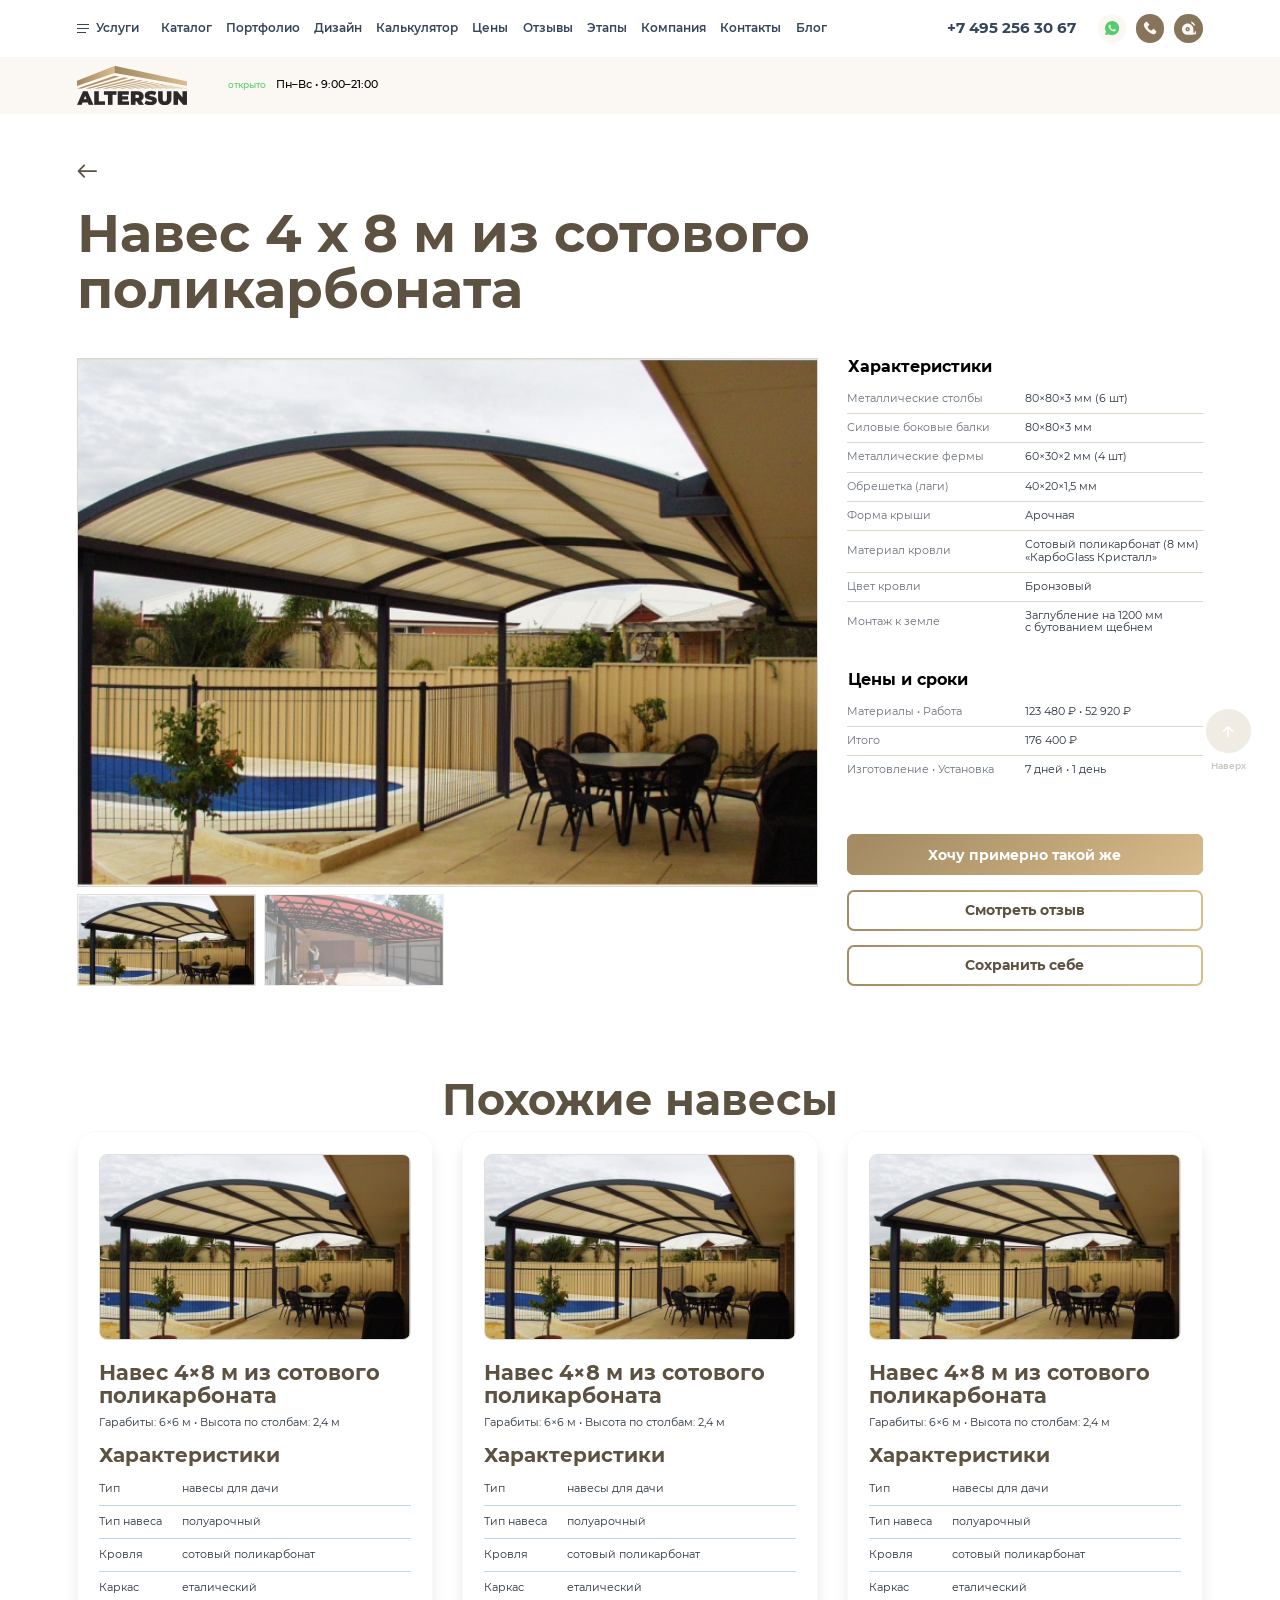
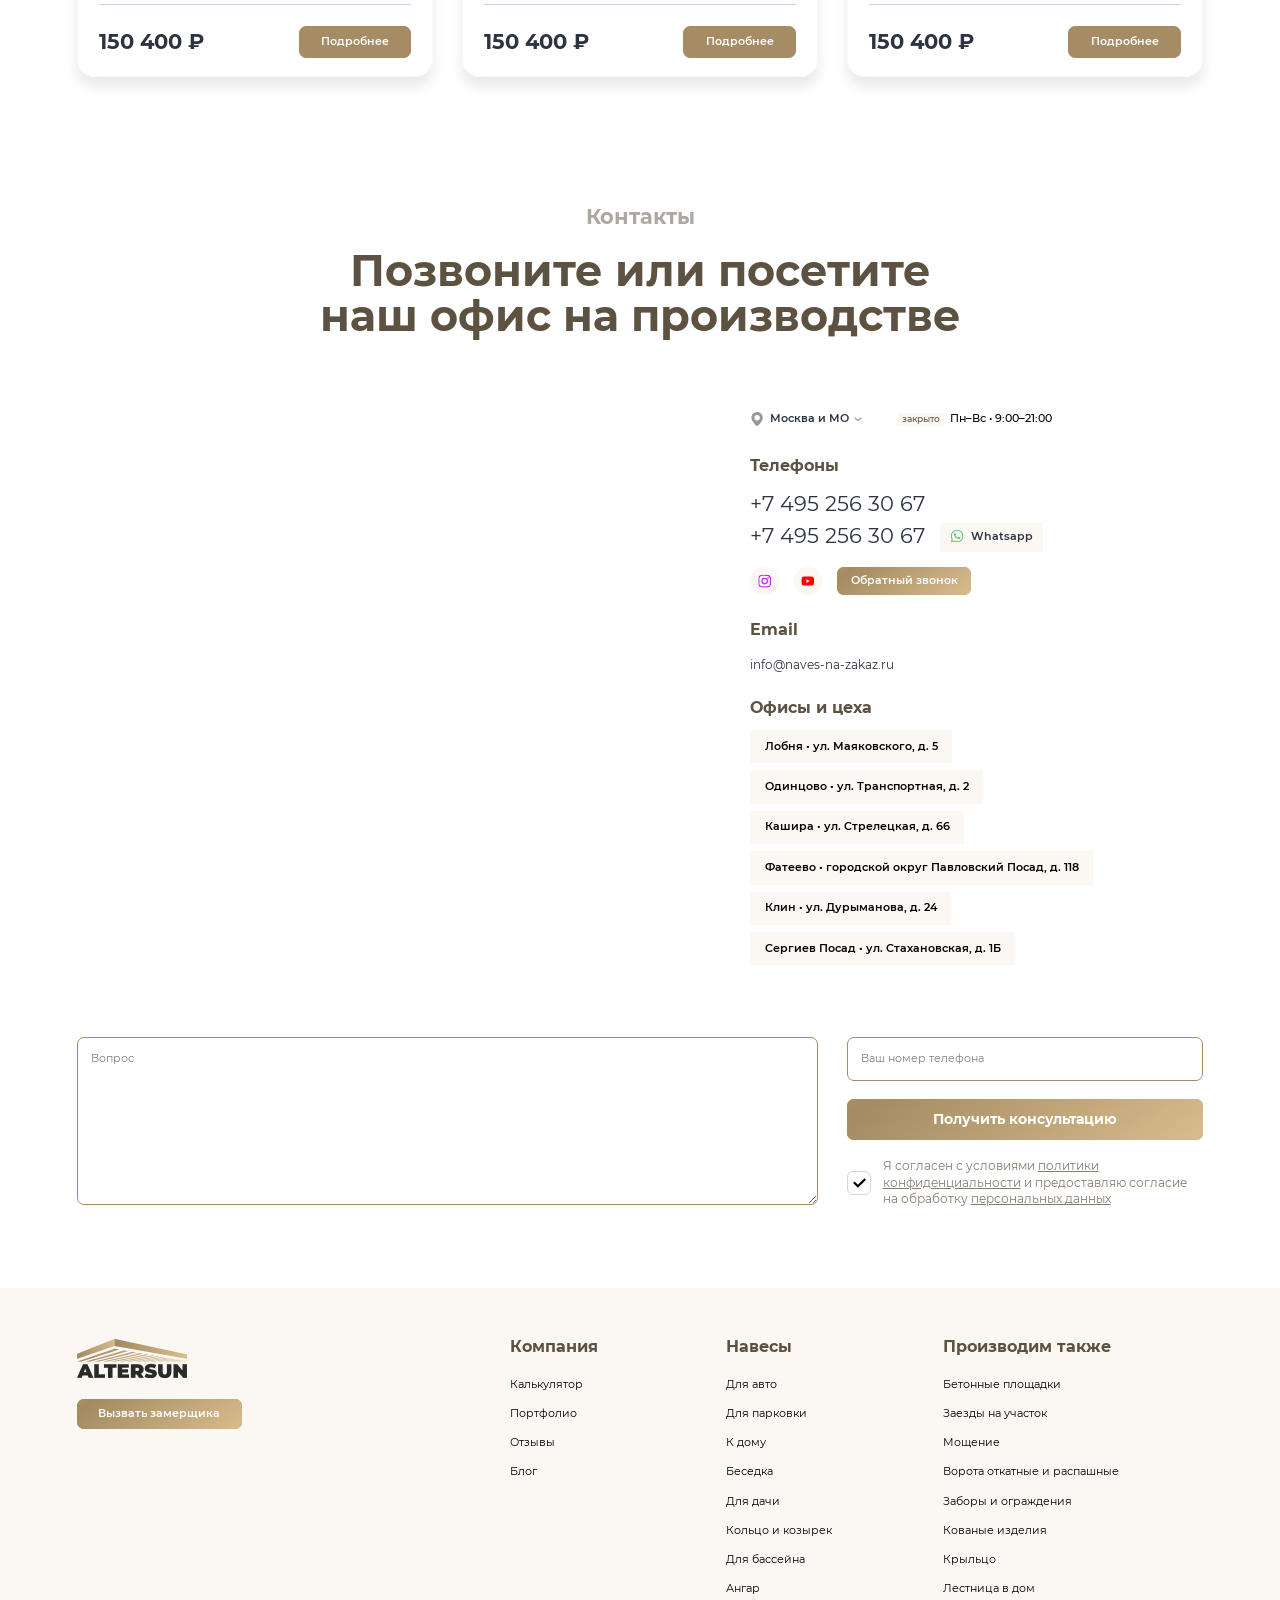
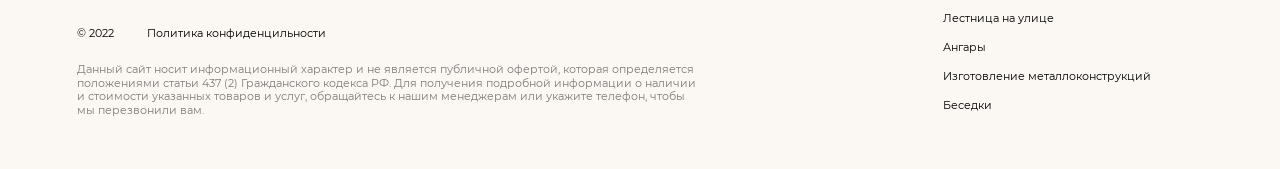
<file: public/03-portfolio-2.html>
<!DOCTYPE html>
<html lang="ru">
	<head>
		<meta charset="utf-8">
		<title>Навес 4 х 8 м из сотового поликарбоната</title>
		<meta name="description" content="о чем страница">
		<meta http-equiv="X-UA-Compatible" content="IE=edge">
		<meta name="viewport" content="width=device-width,initial-scale=1.0,  shrink-to-fit=no">
		<link type="image/ico" href="img/favicon.ico" rel="shortcut icon"><meta name="format-detection" content="telephone=no"> 
		<link href="libs/swiper/swiper.min.css" rel="stylesheet"/>
		<link href="libs/@fancyapps/ui/fancybox.css" rel="stylesheet"/>
		<link href="libs/plyr/plyr.css" rel="stylesheet"/>
		<link href="css/main.min.css" rel="stylesheet"/>
	</head>
	<body class="portfolio-page-2">
		<div class="main-wrapper">
			<!-- start header-->
			<header class="header" id="header">
				<!-- start top-nav-->
				<div class="top-nav block-with-lazy">
					<div class="container">
						<div class="row">
							<div class="col-auto d-lg-none">
								<div class="toggle-menu-mobile toggle-menu-mobile--js"><span></span>
								</div>
							</div>
							<div class="col-auto d-none d-lg-block">
								<div class="services-dropdown dropdown">
									<div class="services-dropdown__btn dropdown__btn">
										<div class="services-dropdown__toggle-icon"><span></span>
										</div><span>Услуги</span>
									</div>
									<div class="services-dropdown__content dropdown__content">
										<div class="container">
											<div class="row">
												<div class="col-3">
													<h6> <img src="img/svg/dropdown-1.svg" alt="" loading="lazy"/>Навесы
													</h6>
													<ul>
														<li><a href="#">Для машин</a></li>
														<li><a href="#">К дому</a></li>
														<li><a href="#">Для бассейна</a></li>
														<li><a href="#">Кованые</a></li>
														<li><a href="#">Беседки</a></li>
														<li><a href="#">Козырьки</a></li>
														<li><a href="#">Другие</a></li>
													</ul>
												</div>
												<div class="col-6">
													<h6> <img src="img/svg/dropdown-2.svg" alt="" loading="lazy"/>Дополнительные услуги
													</h6>
													<ul class="services-dropdown__large-list">
														<li><a href="#">Гаражи из сэндвич панелей</a></li>
														<li><a href="#">Террасы и веранды из ДПК</a></li>
														<li><a href="#">Заборы</a></li>
														<li><a href="#">Ограждения</a></li>
														<li><a href="#">Откатные ворота</a></li>
														<li><a href="#">Распашные ворота</a></li>
														<li><a href="#">Торговые павильоны</a></li>
														<li><a href="#">Быстровозводимые здания</a></li>
														<li><a href="#">Металлокаркасы лестниц</a></li>
														<li><a href="#">Мощение</a></li>
														<li><a href="#">Откатные ворота</a></li>
														<li><a href="#">Промышленные откатные ворота</a></li>
														<li><a href="#">Распашные ворота</a></li>
														<li><a href="#">Рулонные ворота</a></li>
														<li><a href="#">Комплекты для откатных ворот</a></li>
														<li><a href="#">Калитки</a></li>
													</ul>
												</div>
												<div class="col-3">
													<h6> <img src="img/svg/dropdown-3.svg" alt="" loading="lazy"/>О компании
													</h6>
													<ul>
														<li><a href="#">Портфолио работ</a></li>
														<li><a href="#">Отзывы клиентов</a></li>
														<li><a href="#">Калькулятор навесов</a></li>
														<li><a href="#">Как заказать навес</a></li>
														<li><a href="#">Сертификаты качества</a></li>
														<li><a href="#">О компании</a></li>
														<li><a href="#">Блог</a></li>
													</ul>
												</div>
											</div>
										</div>
									</div>
								</div>
							</div>
							<div class="top-nav__col col-auto">
								<div class="menu-mobile menu-mobile--js">
									<div class="menu-mobile__inner">
										<div class="dd-group dd-group-js">
											<div class="accordion-item">
												<div class="accordion-item__head dd-head-js active">
													<h4><img src="img/svg/dropdown-1.svg" alt="" loading="lazy"/>Навесы
													</h4>
													<svg class="icon icon-chevron-right ">
														<use xlink:href="img/svg/sprite.svg#chevron-right"></use>
													</svg>
												</div>
												<div class="accordion-item__content dd-content-js active">
													<ul>
														<li><a href="#">Для машин</a></li>
														<li><a href="#">К дому</a></li>
														<li><a href="#">Для бассейна</a></li>
														<li><a href="#">Кованые</a></li>
														<li><a href="#">Беседки</a></li>
														<li><a href="#">Козырьки</a></li>
														<li><a href="#">Другие</a></li>
													</ul>
												</div>
											</div>
											<div class="accordion-item">
												<div class="accordion-item__head dd-head-js">
													<h4><img src="img/svg/dropdown-2.svg" alt="" loading="lazy"/>Дополнительные услуги
													</h4>
													<svg class="icon icon-chevron-right ">
														<use xlink:href="img/svg/sprite.svg#chevron-right"></use>
													</svg>
												</div>
												<div class="accordion-item__content dd-content-js">
													<ul class="accordion-item__large-list">
														<li><a href="#">Гаражи из сэндвич панелей</a></li>
														<li><a href="#">Террасы и веранды из ДПК</a></li>
														<li><a href="#">Заборы</a></li>
														<li><a href="#">Ограждения</a></li>
														<li><a href="#">Откатные ворота</a></li>
														<li><a href="#">Распашные ворота</a></li>
														<li><a href="#">Торговые павильоны</a></li>
														<li><a href="#">Быстровозводимые здания</a></li>
														<li><a href="#">Металлокаркасы лестниц</a></li>
														<li><a href="#">Мощение</a></li>
														<li><a href="#">Откатные ворота</a></li>
														<li><a href="#">Промышленные откатные ворота</a></li>
														<li><a href="#">Распашные ворота</a></li>
														<li><a href="#">Рулонные ворота</a></li>
														<li><a href="#">Комплекты для откатных ворот</a></li>
														<li><a href="#">Калитки</a></li>
													</ul>
												</div>
											</div>
											<div class="accordion-item">
												<div class="accordion-item__head dd-head-js">
													<h4><img src="img/svg/dropdown-3.svg" alt="" loading="lazy"/>О компании
													</h4>
													<svg class="icon icon-chevron-right ">
														<use xlink:href="img/svg/sprite.svg#chevron-right"></use>
													</svg>
												</div>
												<div class="accordion-item__content dd-content-js">
													<ul>
														<li><a href="#">Портфолио работ</a></li>
														<li><a href="#">Отзывы клиентов</a></li>
														<li><a href="#">Калькулятор навесов</a></li>
														<li><a href="#">Как заказать навес</a></li>
														<li><a href="#">Сертификаты качества</a></li>
														<li><a href="#">О компании</a></li>
														<li><a href="#">Блог</a></li>
													</ul>
												</div>
											</div>
										</div>
										<ul class="menu" itemscope="itemscope" itemtype="http://schema.org/SiteNavigationElement">
											<li class="menu-item" itemprop="item"><a href="#" itemprop="url">Каталог</a></li>
											<li class="menu-item" itemprop="item"><a href="#" itemprop="url">Портфолио</a></li>
											<li class="menu-item" itemprop="item"><a href="#" itemprop="url">Дизайн</a></li>
											<li class="menu-item" itemprop="item"><a href="#" itemprop="url">Калькулятор</a></li>
											<li class="menu-item" itemprop="item"><a href="#" itemprop="url">Цены</a></li>
											<li class="menu-item" itemprop="item"><a href="#" itemprop="url">Отзывы</a></li>
											<li class="menu-item" itemprop="item"><a href="#" itemprop="url">Этапы</a></li>
											<li class="menu-item" itemprop="item"><a href="#" itemprop="url">Компания</a></li>
											<li class="menu-item" itemprop="item"><a href="#" itemprop="url">Контакты</a></li>
											<li class="menu-item" itemprop="item"><a href="#" itemprop="url">Блог</a></li>
										</ul>
										<a class="top-nav__link" href="tel:+74952122320">+7 (495) 212-23-20
										</a>
										<a class="top-nav__link" href="tel:+79697778247">
											 +7 (969) 777-82-47
											<svg class="icon icon-wa ">
												<use xlink:href="img/svg/sprite.svg#wa"></use>
											</svg>
										</a>
										<a class="top-nav__email" href="mailto:info@naves-na-zakaz.ru">info@naves-na-zakaz.ru
										</a>
										<div class="top-nav__soc-wrap">
											<div class="soc">
												<a class="soc__item" href="#" target="_blank"><img src="img/svg/yt.svg" alt="" loading="lazy"/>
												</a>
												<a class="soc__item" href="#" target="_blank"><img src="img/svg/inst.svg" alt="" loading="lazy"/>
												</a>
												<a class="soc__item" href="#" target="_blank"><img src="img/svg/vk2.svg" alt="" loading="lazy"/>
												</a>
												<a class="soc__item" href="#" target="_blank"><img src="img/svg/dzen.svg" alt="" loading="lazy"/>
												</a>
											</div>
										</div>
										<div class="top-nav__footer-btn-wrap">
											<div class="row">
												<div class="col-6">
													<a class="top-nav__footer-btn link-modal-js" href="#modal-call" data-title="Вызвать замерщика" data-text="Оставьте свой номер телефона, мы&amp;nbsp;вам перезвоним и&amp;nbsp;договоримся о&amp;nbsp;замере" data-btn="Отправить" data-pic="1">
														<div class="top-nav__icon-wrap">
															<svg class="icon icon-roulette ">
																<use xlink:href="img/svg/sprite.svg#roulette"></use>
															</svg>
														</div>Вызвать замерщика
													</a>
												</div>
												<div class="col-6">
													<a class="top-nav__footer-btn link-modal-js" href="#modal-callback" data-desktop-pic="img/@2x/modal-3.png" data-mobile-pic="img/avatar-1.png">
														<div class="top-nav__icon-wrap">
															<svg class="icon icon-callBack ">
																<use xlink:href="img/svg/sprite.svg#callBack"></use>
															</svg>
														</div>Обратный звонок
													</a>
												</div>
											</div>
										</div>
									</div>
								</div>
							</div>
							<div class="col text-end">
								<div class="top-nav__center-block">
									<a class="logo d-lg-none mt" href="/"><img src="img/logo.png" alt="" loading="lazy"/>
									</a>
									<a class="top-nav__tel mt" href="tel:+74952563067">+7 495 256 30 67
									</a>
								</div>
							</div>
							<div class="col-auto">
								<div class="soc soc--header">
									<a class="soc__item soc__item--whatsapp" href="#" target="_blank">
										<svg class="icon icon-whatsapp ">
											<use xlink:href="img/svg/sprite.svg#whatsapp"></use>
										</svg>
									</a>
									<a class="soc__item soc__item--phone-call link-modal-js" href="#modal-call" data-title="Обратный звонок" data-text="Оставьте свой номер телефона, и&amp;nbsp;мы&amp;nbsp;вам перезвоним в&amp;nbsp;течение 15&amp;nbsp;минут." data-btn="Заказать обратный звонок" data-pic="2">
										<svg class="icon icon-phone-call ">
											<use xlink:href="img/svg/sprite.svg#phone-call"></use>
										</svg>
									</a>
									<a class="soc__item soc__item--measuring d-none d-xl-grid link-modal-js" href="#modal-call" data-title="Вызвать замерщика" data-text="Оставьте свой номер телефона, мы&amp;nbsp;вам перезвоним и&amp;nbsp;договоримся о&amp;nbsp;замере" data-btn="Отправить" data-pic="1">
										<svg class="icon icon-measuring ">
											<use xlink:href="img/svg/sprite.svg#measuring"></use>
										</svg>
									</a>
								</div>
							</div>
						</div>
					</div>
				</div>
				<!-- end top-nav-->
				<!-- start topLine-->
				<div class="topLine section d-none d-lg-flex" id="topLine">
					<div class="container">
						<div class="topLine__main-row row">
							<div class="col-auto">
								<a class="logo" href="/"><img src="img/logo.png" alt="" loading="lazy"/>
								</a>
							</div>
							<div class="col-auto">
								<div class="schedule"><span>открыто</span><span>Пн&ndash;Вс &bull; 9:00&ndash;21:00</span>
								</div>
							</div>
						</div>
					</div>
				</div>
				<!-- end topLine-->
			</header>
			<!-- end header-->
			<div class="page-head">
				<div class="container">
					<div class="page-head__row row">
						<div class="col-auto">
							<a class="page-head__arrow-back" href="#">
								<svg class="icon icon-arrow-left ">
									<use xlink:href="img/svg/sprite.svg#arrow-left"></use>
								</svg>
							</a>
						</div>
					</div>
					<div class="page-head__wrap">
						<h1>Навес 4 х 8 м из сотового поликарбоната</h1>
					</div>
				</div>
			</div>
			<!-- start sSpecifications-->
			<div class="sSpecifications section">
				<div class="sSpecifications__container container">
					<div class="row">
						<div class="col-lg-8">
							<div class="sSpecifications__slider-wrap">
								<div class="sSpecifications__slider sSpecifications__slider--js swiper">
									<div class="swiper-wrapper">
											<div class="sSpecifications__slide swiper-slide">
												<a class="sSpecifications__img-wrap" href="img/@2x/sSpecifications-md-1.jpg" data-fancybox="sCard-gallery">
													<!-- picture-->
													<picture> 
														<source type="image/avif" srcset="img/@2x/avif/sSpecifications-md-1.avif"/>
														<source type="image/webp" srcset="img/@2x/webp/sSpecifications-md-1.webp"/><img class="object-fit-js" src="img/@2x/sSpecifications-md-1.jpg" alt="" loading="lazy"/>
													</picture>
													<!-- /picture-->
												</a>
											</div>
											<div class="sSpecifications__slide swiper-slide">
												<a class="sSpecifications__img-wrap" href="img/@2x/sSpecifications-md-2.jpg" data-fancybox="sCard-gallery">
													<!-- picture-->
													<picture> 
														<source type="image/avif" srcset="img/@2x/avif/sSpecifications-md-2.avif"/>
														<source type="image/webp" srcset="img/@2x/webp/sSpecifications-md-2.webp"/><img class="object-fit-js" src="img/@2x/sSpecifications-md-2.jpg" alt="" loading="lazy"/>
													</picture>
													<!-- /picture-->
												</a>
											</div>
									</div>
								</div>
								<div class="sSpecifications__slider-thumbs sSpecifications__slider-thumbs--js swiper">
									<div class="swiper-wrapper">
											<div class="sSpecifications__slide swiper-slide">
												<div class="sSpecifications__img-wrap sSpecifications__img-wrap--thumbs bg-wrap">
													<!-- picture-->
													<picture class="picture-bg"> 
														<source type="image/avif" srcset="img/@2x/avif/sSpecifications-sm-1.avif"/>
														<source type="image/webp" srcset="img/@2x/webp/sSpecifications-sm-1.webp"/><img class="object-fit-js" src="img/@2x/sSpecifications-sm-1.jpg" alt="" loading="lazy"/>
													</picture>
													<!-- /picture-->
												</div>
											</div>
											<div class="sSpecifications__slide swiper-slide">
												<div class="sSpecifications__img-wrap sSpecifications__img-wrap--thumbs bg-wrap">
													<!-- picture-->
													<picture class="picture-bg"> 
														<source type="image/avif" srcset="img/@2x/avif/sSpecifications-sm-2.avif"/>
														<source type="image/webp" srcset="img/@2x/webp/sSpecifications-sm-2.webp"/><img class="object-fit-js" src="img/@2x/sSpecifications-sm-2.jpg" alt="" loading="lazy"/>
													</picture>
													<!-- /picture-->
												</div>
											</div>
									</div>
								</div>
							</div>
						</div>
						<div class="col-lg-4">
							<table>
								<thead>
									<tr>
										<th colspan="2">
											<p>Характеристики</p>
										</th>
									</tr>
								</thead>
								<tbody>
									<tr>
										<td>Металлические столбы</td>
										<td>80&times;80&times;3&nbsp;мм (6&nbsp;шт)</td>
									</tr>
									<tr>
										<td>Силовые боковые балки</td>
										<td>80&times;80&times;3&nbsp;мм </td>
									</tr>
									<tr>
										<td>Металлические фермы</td>
										<td>60&times;30&times;2&nbsp;мм (4&nbsp;шт)</td>
									</tr>
									<tr>
										<td>Обрешетка (лаги)</td>
										<td>40&times;20&times;1,5&nbsp;мм</td>
									</tr>
									<tr>
										<td>Форма крыши</td>
										<td>Арочная</td>
									</tr>
									<tr>
										<td>Материал кровли</td>
										<td>Сотовый поликарбонат (8&nbsp;мм) &laquo;КарбоGlass Кристалл&raquo;</td>
									</tr>
									<tr>
										<td>Цвет кровли</td>
										<td>Бронзовый</td>
									</tr>
									<tr>
										<td>Монтаж к земле</td>
										<td>Заглубление на&nbsp;1200&nbsp;мм с&nbsp;бутованием щебнем</td>
									</tr>
								</tbody>
							</table>
							<table>
								<thead>
									<tr>
										<th colspan="2">
											<p>Цены и сроки</p>
										</th>
									</tr>
								</thead>
								<tbody>
									<tr>
										<td>Материалы • Работа</td>
										<td>123 480 ₽ • 52 920 ₽</td>
									</tr>
									<tr>
										<td>Итого</td>
										<td>176 400 ₽</td>
									</tr>
									<tr>
										<td>Изготовление • Установка</td>
										<td>7 дней • 1 день</td>
									</tr>
								</tbody>
							</table><a class="btn-gradient btn-lg link-modal-js btn btn-primary" href="#modal-call" data-title="Заказать расчет похожего навеса" data-text="Оставьте свой номер телефона, мы&amp;nbsp;вам перезвоним и&amp;nbsp;выполним расчет" data-btn="Заказать расчет" data-pic="2">Хочу примерно такой же</a>
							<button class="btn btn-lg btn-primary gradient-border">Смотреть отзыв</button>
							<button class="btn btn-lg btn-primary gradient-border">Сохранить себе</button>
						</div>
					</div>
				</div>
			</div>
			<!-- end sSpecifications-->
			<!-- start sSimilarAwnings-->
			<section class="sSimilarAwnings section" id="sSimilarAwnings">
				<div class="container">
					<div class="section-title text-center">
						<h2>Похожие навесы</h2>
					</div>
					<div class="row">
						<div class="col-lg-4">
							<div class="card"><a href="#"> 
									<!-- picture-->
									<picture> 
										<source type="image/avif" srcset="img/@2x/avif/sProducts-1.avif"/>
										<source type="image/webp" srcset="img/@2x/webp/sProducts-1.webp"/><img class="object-fit-js" src="img/@2x/sProducts-1.jpg" alt="" loading="lazy"/>
									</picture>
									<!-- /picture-->
									<h4>Навес 4&times;8&nbsp;м из&nbsp;сотового поликарбоната</h4></a>
								<p>Гарабиты: 6&times;6&nbsp;м &bull; Высота по&nbsp;столбам: 2,4&nbsp;м</p>
								<h5>Характеристики</h5>
								<table>
									<tbody>
										<tr>
											<td>Тип</td>
											<td>навесы для дачи</td>
										</tr>
										<tr>
											<td>Тип навеса</td>
											<td>полуарочный</td>
										</tr>
										<tr>
											<td>Кровля</td>
											<td>сотовый поликарбонат</td>
										</tr>
										<tr>
											<td>Каркас</td>
											<td>еталический</td>
										</tr>
									</tbody>
								</table>
								<div class="card__more">
									<p>150 400 ₽</p><a class="btn btn-primary btn-sm" href="#">Подробнее </a>
								</div>
							</div>
						</div>
						<div class="col-lg-4">
							<div class="card"><a href="#"> 
									<!-- picture-->
									<picture> 
										<source type="image/avif" srcset="img/@2x/avif/sProducts-1.avif"/>
										<source type="image/webp" srcset="img/@2x/webp/sProducts-1.webp"/><img class="object-fit-js" src="img/@2x/sProducts-1.jpg" alt="" loading="lazy"/>
									</picture>
									<!-- /picture-->
									<h4>Навес 4&times;8&nbsp;м из&nbsp;сотового поликарбоната</h4></a>
								<p>Гарабиты: 6&times;6&nbsp;м &bull; Высота по&nbsp;столбам: 2,4&nbsp;м</p>
								<h5>Характеристики</h5>
								<table>
									<tbody>
										<tr>
											<td>Тип</td>
											<td>навесы для дачи</td>
										</tr>
										<tr>
											<td>Тип навеса</td>
											<td>полуарочный</td>
										</tr>
										<tr>
											<td>Кровля</td>
											<td>сотовый поликарбонат</td>
										</tr>
										<tr>
											<td>Каркас</td>
											<td>еталический</td>
										</tr>
									</tbody>
								</table>
								<div class="card__more">
									<p>150 400 ₽</p><a class="btn btn-primary btn-sm" href="#">Подробнее </a>
								</div>
							</div>
						</div>
						<div class="col-lg-4">
							<div class="card"><a href="#"> 
									<!-- picture-->
									<picture> 
										<source type="image/avif" srcset="img/@2x/avif/sProducts-1.avif"/>
										<source type="image/webp" srcset="img/@2x/webp/sProducts-1.webp"/><img class="object-fit-js" src="img/@2x/sProducts-1.jpg" alt="" loading="lazy"/>
									</picture>
									<!-- /picture-->
									<h4>Навес 4&times;8&nbsp;м из&nbsp;сотового поликарбоната</h4></a>
								<p>Гарабиты: 6&times;6&nbsp;м &bull; Высота по&nbsp;столбам: 2,4&nbsp;м</p>
								<h5>Характеристики</h5>
								<table>
									<tbody>
										<tr>
											<td>Тип</td>
											<td>навесы для дачи</td>
										</tr>
										<tr>
											<td>Тип навеса</td>
											<td>полуарочный</td>
										</tr>
										<tr>
											<td>Кровля</td>
											<td>сотовый поликарбонат</td>
										</tr>
										<tr>
											<td>Каркас</td>
											<td>еталический</td>
										</tr>
									</tbody>
								</table>
								<div class="card__more">
									<p>150 400 ₽</p><a class="btn btn-primary btn-sm" href="#">Подробнее </a>
								</div>
							</div>
						</div>
					</div>
				</div>
			</section>
			<!-- end sSimilarAwnings-->
			<!-- start sContact-->
			<section class="sContact section" id="sContact">
				<div class="container">
					<div class="section-title text-center">
						<h4>Контакты</h4>
						<h2>Позвоните или посетите наш офис на&nbsp;производстве</h2>
					</div>
					<div class="sContact__row row">
						<div class="sContact__col-map col-lg-7 col-xxl-8">
							<div class="d-lg-none">
								<div class="sContact__info">
									<div class="locaton-dropdown dropdown">
										<div class="locaton-dropdown__btn dropdown__btn">
											<svg class="icon icon-geo-tag ">
												<use xlink:href="img/svg/sprite.svg#geo-tag"></use>
											</svg><span>Москва и&nbsp;МО</span>
											<svg class="icon icon-chevron-down ">
												<use xlink:href="img/svg/sprite.svg#chevron-down"></use>
											</svg>
										</div>
										<div class="locaton-dropdown__content dropdown__content">
											<a class="locaton-dropdown__item" href="#">Москва и&nbsp;МО
											</a>
											<a class="locaton-dropdown__item" href="#">Санкт-Петербург и&nbsp;область
											</a>
											<a class="locaton-dropdown__item" href="#">И так далее
											</a>
										</div>
									</div>
									<div class="schedule schedule--closed"><span>закрыто</span><span>Пн&ndash;Вс &bull; 9:00&ndash;21:00</span>
									</div>
								</div>
								<div class="sContact__wrap">
									<h5>Телефоны</h5>
									<div class="sContact__content">
										<div class="sContact__phone-number"><a href="tel:+74952563067">+7 495 256 30 67 </a><br/><a href="tel:+74952563067">+7 495 256 30 67 </a>
										</div>
										<div class="sContact__flex">
											<a class="sContact__links" href="#">
												<svg class="icon icon-whatsapp-2 ">
													<use xlink:href="img/svg/sprite.svg#whatsapp-2"></use>
												</svg><span>Whatsapp</span>
											</a>
											<a class="sContact__links" href="#">
												<svg class="icon icon-instagram-map ">
													<use xlink:href="img/svg/sprite.svg#instagram-map"></use>
												</svg>
											</a>
											<a class="sContact__links sContact__links--yt" href="#">
												<svg class="icon icon-youtube ">
													<use xlink:href="img/svg/sprite.svg#youtube"></use>
												</svg>
											</a>
											<a class="sContact__btn btn btn-primary btn-sm btn-gradient link-modal-js" href="#modal-call" data-title="Обратный звонок" data-text="Оставьте свой номер телефона, и&amp;nbsp;мы&amp;nbsp;вам перезвоним в&amp;nbsp;течение 15&amp;nbsp;минут." data-btn="Заказать обратный звонок" data-pic="2">Обратный звонок
											</a>
										</div>
									</div>
								</div>
								<div class="sContact__wrap d-lg-none mb-5">
									<h5>Email</h5><a href="mailto:info@naves-na-zakaz.ru">info@naves-na-zakaz.ru</a>
								</div>
							</div>
							<div class="sContact__map">
								<div id="map"></div><script src="https://api-maps.yandex.ru/2.1/?load=package.standard,package.geoObjects&amp;lang=ru-RU&amp;apikey=2066e304-cee0-4ed2-9cb2-5f6521d5f96c"></script>
								<script>
									//- const map = document.querySelector('#map');
									//- document.addEventListener('DOMContentLoaded', function(event) {
									//- 	ymaps.ready(init);
									//- });
									//- function init () {
									//- 		//- var center = [55.75322550427434,37.65589449999999];
									//- 		var center = [56.01248606874105,37.48441499999996];
									//- 		var myMap = new ymaps.Map("map", {
									//- 						center: center,
									//- 						zoom: 17
									//- 				}),
									//- 				myPlacemark = new ymaps.Placemark([56.01248606874105,37.48441499999996], {
									//- 						// Чтобы балун и хинт открывались на метке, необходимо задать ей определенные свойства.
									//- 						balloonContentHeader: "",
									//- 						balloonContentBody: "Лобня • ул. Маяковского, д. 5",
									//- 						balloonContentFooter: "",
									//- 						hintContent: "Адрес"
									//- 				});
									//- 		myMap.geoObjects.add(myPlacemark);
									
									//- 		myMap.behaviors.disable('scrollZoom');
									//- 		//на мобильных устройствах... (проверяем по userAgent браузера)
									//- 		if (/Android|webOS|iPhone|iPad|iPod|BlackBerry|IEMobile|Opera Mini/i.test(navigator.userAgent)){
									//- 		//... отключаем перетаскивание карты
									//- 			myMap.behaviors.disable('drag');
									//- 		}
									//- 		// Добавляем все метки на карту.
									//- 	};
								</script>
							</div>
						</div>
						<div class="sContact__col-info col-lg-5 col-xxl-4">
							<div class="sContact__info d-none d-lg-flex">
								<div class="locaton-dropdown dropdown">
									<div class="locaton-dropdown__btn dropdown__btn">
										<svg class="icon icon-geo-tag ">
											<use xlink:href="img/svg/sprite.svg#geo-tag"></use>
										</svg><span>Москва и&nbsp;МО</span>
										<svg class="icon icon-chevron-down ">
											<use xlink:href="img/svg/sprite.svg#chevron-down"></use>
										</svg>
									</div>
									<div class="locaton-dropdown__content dropdown__content">
										<a class="locaton-dropdown__item" href="#">Москва и&nbsp;МО
										</a>
										<a class="locaton-dropdown__item" href="#">Санкт-Петербург и&nbsp;область
										</a>
										<a class="locaton-dropdown__item" href="#">И так далее
										</a>
									</div>
								</div>
								<div class="schedule schedule--closed"><span>закрыто</span><span>Пн&ndash;Вс &bull; 9:00&ndash;21:00</span>
								</div>
							</div>
							<div class="sContact__wrap d-none d-lg-block">
								<h5>Телефоны</h5>
								<div class="sContact__content"> 
									<div class="sContact__phone-number"><a href="tel:+74952563067">+7 495 256 30 67 </a><a href="tel:+74952563067">+7 495 256 30 67 </a>
									</div>
									<a class="sContact__links" href="#">
										<svg class="icon icon-whatsapp-2 ">
											<use xlink:href="img/svg/sprite.svg#whatsapp-2"></use>
										</svg><span>Whatsapp</span>
									</a>
									<a class="sContact__links" href="#">
										<svg class="icon icon-instagram-map ">
											<use xlink:href="img/svg/sprite.svg#instagram-map"></use>
										</svg>
									</a>
									<a class="sContact__links sContact__links--yt" href="#">
										<svg class="icon icon-youtube ">
											<use xlink:href="img/svg/sprite.svg#youtube"></use>
										</svg>
									</a>
									<a class="sContact__btn btn btn-primary btn-sm btn-gradient link-modal-js" href="#modal-call" data-title="Обратный звонок" data-text="Оставьте свой номер телефона, и&amp;nbsp;мы&amp;nbsp;вам перезвоним в&amp;nbsp;течение 15&amp;nbsp;минут." data-btn="Заказать обратный звонок" data-pic="2"> Обратный звонок
									</a>
								</div>
							</div>
							<div class="sContact__wrap d-none d-lg-block mb-4">
								<h5>Email</h5><a href="mailto:info@naves-na-zakaz.ru">info@naves-na-zakaz.ru</a>
							</div>
							<div class="sContact__wrap">
								<h5>Офисы и цеха</h5>
								<div class="sContact__map-point" data-mark="56.01248606874105,37.48441499999996" data-zoom="17">Лобня • ул. Маяковского, д. 5
								</div>
								<div class="sContact__map-point" data-mark="55.67169106905855,37.2928495" data-zoom="10">Одинцово • ул. Транспортная, д. 2
								</div>
								<div class="sContact__map-point" data-mark="54.822272569867756,38.150632499999915" data-zoom="17">Кашира • ул. Стрелецкая, д. 66
								</div>
								<div class="sContact__map-point" data-mark="55.749850568991356,38.64405949999995" data-zoom="17">Фатеево • городской округ Павловский Посад, д. 118
								</div>
								<div class="sContact__map-point" data-mark="56.349454568379294,36.75054550000001" data-zoom="17">Клин • ул. Дурыманова, д. 24
								</div>
								<div class="sContact__map-point" data-mark="56.316543568414716,38.15373199999991" data-zoom="17">Сергиев Посад • ул. Стахановская, д. 1Б
								</div>
							</div>
						</div>
					</div>
					<div class="form-wrap">
						<form>
							<div class="row">
								<div class="col-lg-8"> 
									<div class="form-wrap__input-wrap form-group">
										<label><textarea class="form-wrap__input form-control" name="textarea" placeholder="Вопрос"></textarea>
										</label>
									</div>
									<!-- +e.input-wrap-->
								</div>
								<div class="col-lg-4">
									<div class="form-wrap__input-wrap form-group">
										<label><input class="form-wrap__input form-control" name="tel" type="tel" placeholder="Ваш номер телефона"/>
										</label>
									</div>
									<!-- +e.input-wrap-->
									<button class="btn btn btn-primary btn-lg btn-gradient" type="submit">Получить консультацию</button>
									<div class="form-wrap__agreement">
										<label class="custom-input form-check"><input class="custom-input__input form-check-input" name="checkbox" type="checkbox" checked="checked" required="required"/><span class="custom-input__text form-check-label">Я согласен с условиями <a class="link-modal-js" href="#modal-policy">политики конфиденциальности</a> и предоставляю согласие на обработку <a class="link-modal-js" href="#modal-policy">персональных данных</a> </span>
										</label>
									</div>
								</div>
							</div>
						</form>
					</div>
				</div>
			</section>
			<!-- end sContact-->
			<div class="section-wrapper section-wrapper--footer">
				<footer class="footer">
					<div class="container">
						<div class="row">
							<div class="footer__col-main col-lg-9">
								<div class="row">
									<div class="col-lg-4 col-xl-3">
										<div class="footer__head">
											<a class="logo" href="/"><img src="img/logo.png" alt="" loading="lazy"/>
											</a>
										</div>
										<a class="footer__btn btn btn-primary btn-sm btn-gradient link-modal-js" href="#modal-call" data-title="Вызвать замерщика" data-text="Оставьте свой номер телефона, мы&amp;nbsp;вам перезвоним и&amp;nbsp;договоримся о&amp;nbsp;замере" data-btn="Отправить" data-pic="1">Вызвать замерщика 
										</a>
									</div>
									<div class="col-6 col-sm-4 col-xl-3 ml-lg-auto">
										<h6>Компания</h6>
										<ul>
											<li><a href="#">Калькулятор</a></li>
											<li><a href="#">Портфолио</a></li>
											<li><a href="#">Отзывы</a></li>
											<li><a href="#">Блог</a></li>
										</ul>
									</div>
									<div class="col-6 col-sm-4 col-xl-3">
										<h6>Навесы</h6>
										<ul>
											<li><a href="#">Для авто</a></li>
											<li><a href="#">Для парковки</a></li>
											<li><a href="#">К дому</a></li>
											<li><a href="#">Беседка</a></li>
											<li><a href="#">Для дачи</a></li>
											<li><a href="#">Кольцо и козырек</a></li>
											<li><a href="#">Для бассейна</a></li>
											<li><a href="#">Ангар</a></li>
										</ul>
									</div>
									<div class="col-sm-4 d-lg-none">
										<h6>Производим также</h6>
										<ul>
											<li><a href="#">Бетонные площадки</a></li>
											<li><a href="#">Заезды на участок</a></li>
											<li><a href="#">Мощение</a></li>
											<li><a href="#">Ворота откатные и распашные</a></li>
											<li><a href="#">Заборы и ограждения</a></li>
											<li><a href="#">Кованые изделия</a></li>
											<li><a href="#">Крыльцо</a></li>
											<li><a href="#">Лестница в дом</a></li>
											<li><a href="#">Лестница на улице</a></li>
											<li><a href="#">Ангары</a></li>
											<li><a href="#">Изготовление металлоконструкций</a></li>
											<li><a href="#">Беседки </a></li>
										</ul>
									</div>
								</div>
								<div class="footer__content"><span>© 2022</span><a href="#">Политика конфиденцильности</a>
									<p>Данный сайт носит информационный характер и&nbsp;не&nbsp;является публичной офертой, которая определяется положениями статьи 437 (2) Гражданского кодекса РФ. Для получения подробной информации о&nbsp;наличии и&nbsp;стоимости указанных товаров и&nbsp;услуг, обращайтесь к&nbsp;нашим менеджерам или укажите телефон, чтобы мы&nbsp;перезвонили вам.</p>
								</div>
							</div>
							<div class="col-lg-3 d-none d-lg-block">
								<h6>Производим также</h6>
								<ul>
									<li><a href="#">Бетонные площадки</a></li>
									<li><a href="#">Заезды на участок</a></li>
									<li><a href="#">Мощение</a></li>
									<li><a href="#">Ворота откатные и распашные</a></li>
									<li><a href="#">Заборы и ограждения</a></li>
									<li><a href="#">Кованые изделия</a></li>
									<li><a href="#">Крыльцо</a></li>
									<li><a href="#">Лестница в дом</a></li>
									<li><a href="#">Лестница на улице</a></li>
									<li><a href="#">Ангары</a></li>
									<li><a href="#">Изготовление металлоконструкций</a></li>
									<li><a href="#">Беседки </a></li>
								</ul>
							</div>
						</div>
					</div>
				</footer>
			</div>
			<div class="back-top" id="back-top"><a href="#top">
					<svg class="icon icon-arrow-up ">
						<use xlink:href="img/svg/sprite.svg#arrow-up"></use>
					</svg><span>Наверх</span></a>
			</div>
		</div>
		<!--  start modals-->
		<div id="modal-call" style="display: none">
			<div class="modal-win">
				<picture class="modal-pic-js"></picture>
				<div class="form-wrap">
					<form>
						<div class="text-center">
							<h4 class="modal-title-js"></h4>
							<p class="modal-text-js"></p>
						</div>
						<div class="form-wrap__input-wrap form-group">
							<label><input class="form-wrap__input form-control" name="text" type="text" placeholder="Ваше Имя" required="required"/>
							</label>
						</div>
						<!-- +e.input-wrap-->
						<div class="form-wrap__input-wrap form-group">
							<label><input class="form-wrap__input form-control" name="tel" type="tel" placeholder="+7 ___ ___ __ __" required="required"/>
							</label>
						</div>
						<!-- +e.input-wrap-->
						<button class="form-wrap__btn btn btn-gradient" type="submit">
						</button>
						<div class="form-wrap__agreement">
							<label class="custom-input form-check"><input class="custom-input__input form-check-input" name="checkbox" type="checkbox" checked="checked" required="required"/><span class="custom-input__text form-check-label">Я согласен с условиями <a class="link-modal-js" href="#modal-policy">политики конфиденциальности</a> и предоставляю согласие на обработку <a class="link-modal-js" href="#modal-policy">персональных данных</a> </span>
							</label>
						</div>
					</form>
				</div>
				<div class="modal-win__img-wrap bg-wrap">
					<!-- picture-->
					<picture class="picture-bg"> 
						<source type="image/avif" srcset="img/@2x/avif/modal-bg.avif"/>
						<source type="image/webp" srcset="img/@2x/webp/modal-bg.webp"/><img class="object-fit-js" src="img/@2x/modal-bg.jpg" alt="" loading="lazy"/>
					</picture>
					<!-- /picture-->
				</div>
			</div>
		</div>
		<!-- #modal-call-->
		<div id="modal-call-reviews" style="display: none">
			<div class="modal-win modal-win--reviews">
				<div class="sClientsReviews__wrap">
					<div class="row">
						<div class="col-md">
							<div class="sClientsReviews__profile">
								<div class="sClientsReviews__profile-content">
									<div class="sClientsReviews__avatar"></div>
									<div class="sClientsReviews__info"><span>Клиент</span><span>Игорь</span>
										<p>МО, г. Дмитров, СНТ &laquo;Квазаровка&raquo;</p>
									</div>
								</div>
							</div>
						</div>
						<div class="col-md">
							<audio class="js-player" controls="">
								<source src="audio/sample.mp3" type="audio/mp3"/>
							</audio>
						</div>
					</div>
					<div class="modal-win__content">
						<h4>&laquo;Убрали за&nbsp;собой мусор, соблюдали чистоту&raquo;</h4>
						<p>Вы&nbsp;купили себе дом! Время обустраивать участок. Есть куча идей для построек: из&nbsp;бревен, кирпичей, металла, дерева и&nbsp;других материалов, и&nbsp;все эти идеи можно воплотить с&nbsp;помощью навеса. В&nbsp;этой статье мы&nbsp;расскажем о&nbsp;7&nbsp;способах, как украсить участок, и&nbsp;сделать жизнь комфортнее под навесом.Вы купили себе дом! Время обустраивать участок. Есть куча идей для построек: из&nbsp;бревен, кирпичей, металла, дерева и&nbsp;других материалов, и&nbsp;все эти идеи можно воплотить с&nbsp;помощью навеса. В&nbsp;этой статье мы&nbsp;расскажем о&nbsp;7&nbsp;способах, как украсить участок, и&nbsp;сделать жизнь комфортнее под навесом.Вы купили себе дом! Время обустраивать участок. Есть куча идей для построек: из&nbsp;бревен, кирпичей, металла, дерева и&nbsp;других материалов, и&nbsp;все эти идеи можно воплотить с&nbsp;помощью навеса. В&nbsp;этой статье мы&nbsp;расскажем о&nbsp;7&nbsp;способах, как украсить участок, и&nbsp;сделать жизнь комфортнее под навесом.</p>
						<p>Вы&nbsp;купили себе дом! Время обустраивать участок. Есть куча идей для построек: из&nbsp;бревен, кирпичей, металла, дерева и&nbsp;других материалов, и&nbsp;все эти идеи можно воплотить с&nbsp;помощью навеса. В&nbsp;этой статье мы&nbsp;расскажем о&nbsp;7&nbsp;способах, как украсить участок, и&nbsp;сделать жизнь комфортнее под навесом.Вы купили себе дом! Время обустраивать участок. Есть куча идей для построек: из&nbsp;бревен, кирпичей, металла, дерева и&nbsp;других материалов, и&nbsp;все эти идеи можно воплотить с&nbsp;помощью навеса. В&nbsp;этой статье мы&nbsp;расскажем о&nbsp;7&nbsp;способах, как украсить участок, и&nbsp;сделать жизнь комфортнее под навесом.Вы купили себе дом! Время обустраивать участок. Есть куча идей для построек: из&nbsp;бревен, кирпичей, металла, дерева и&nbsp;других материалов, и&nbsp;все эти идеи можно воплотить с&nbsp;помощью навеса. В&nbsp;этой статье мы&nbsp;расскажем о&nbsp;7&nbsp;способах, как украсить участок, и&nbsp;сделать жизнь комфортнее под навесом.</p>
						<div class="text-end mt-3"><a class="btn btn-primary btn-gradient" href="#">Кнопка </a></div>
					</div>
				</div>
			</div>
		</div>
		<!-- #modal-call-reviews-->
		<div id="modal-policy" style="display: none">
			<div class="modal-win modal-win--reviews d-block p-4">
				<p>Политика конфиденциальности объясняет пользователям ресурса <a href="https://naves-na-zakaz.ru/">https://naves-na-zakaz.ru</a>/ (сайт \ мобильное приложение), с какой целью их личная информация собирается, и как будет использоваться.</p>
				<p>Сайт <a href="https://naves-na-zakaz.ru/"> https://naves-na-zakaz.ru/</a> уважает ваше право и соблюдает конфиденциальность при заполнении, передачи и хранении ваших персональных данных.</p>
				<p>Размещение заявки на сайте <a href="https://naves-na-zakaz.ru/">https://naves-na-zakaz.ru</a> означает Ваше согласие на обработку данных и дальнейшей передачи ваших контактных данных компании «Навес на заказ».</p>
				<p>Под персональными данными подразумевается информация, относящаяся к субъекту персональных данных, в частности фамилия, имя и отчество, дата рождения, адрес, контактные реквизиты (телефон, адрес электронной почты), семейное, имущественное положение и иные данные, относимые Федеральным законом от 27 июля 2006 года № 152-ФЗ «О персональных данных» (далее – «Закон») к категории персональных данных.</p>
				<p>Целью обработки персональных данных является оказание сайтом <a href="https://naves-na-zakaz.ru/">https://naves-na-zakaz.ru</a> информационно-справочных услуг, а также информирование об оказываемых услугах компании «Навес на заказ».</p>
				<p>В случае отзыва согласия на обработку своих персональных данных мы обязуемся удалить Ваши персональные данные в срок не позднее 3 рабочих дней. Отзыв согласия можно отправить в электронном виде по адресу: <a href="mailto:info@naves-na-zakaz.ru">info@naves-na-zakaz.ru</a></p>
			</div>
		</div>
		<!-- #modal-policy-->
		<div id="modal-callback" style="display: none">
			<div class="modal-win modal-win--callback">
				<div class="form-wrap">
					<form>
						<div class="row">
							<div class="col-lg-6">
								<div class="form-wrap__wrap">
									<picture class="modal-avatar-js"></picture>
									<div class="text-center">
										<div class="h4">Обратный звонок</div>
										<p>Оставьте свой номер телефона и&nbsp;мы&nbsp;вам перезвоним в&nbsp;течение 15&nbsp;минут</p>
									</div>
									<div class="form-wrap__input-wrap form-group">
										<label><input class="form-wrap__input form-control" name="tel" type="tel" placeholder="Ваш телефон" required="required"/>
										</label>
									</div>
									<!-- +e.input-wrap-->
									<button class="form-wrap__btn btn btn-primary btn-gradient" type="submit">Запросить обратный звонок
									</button>
									<div class="form-wrap__agreement">
										<label class="custom-input form-check"><input class="custom-input__input form-check-input" name="checkbox" type="checkbox" checked="checked" required="required"/><span class="custom-input__text form-check-label">Я согласен с условиями <a class="link-modal-js" href="#modal-policy">политики конфиденциальности</a> и предоставляю согласие на обработку <a class="link-modal-js" href="#modal-policy">персональных данных</a> </span>
										</label>
									</div>
								</div>
							</div>
							<div class="col-lg-6 d-none d-lg-block">
								<div class="form-wrap__img-wrap">
									<!-- picture-->
									<picture> 
										<source type="image/avif" srcset="img/@2x/avif/modal-bg-2.avif"/>
										<source type="image/webp" srcset="img/@2x/webp/modal-bg-2.webp"/><img class="object-fit-js" src="img/@2x/modal-bg-2.jpg" alt="" loading="lazy"/>
									</picture>
									<!-- /picture-->
								</div>
								<picture class="modal-pic-js img"></picture>
							</div>
						</div>
					</form>
				</div>
			</div>
		</div>
		<!-- #modal-callback-->
		<!-- end modals-->
		<script src="libs/jquery/jquery.min.js"></script>
		<script src="libs/@fancyapps/ui/fancybox.umd.js"> </script>
		<script src="libs/swiper/swiper-bundle.min.js"> </script>
		<script src="libs/inputmask/inputmask.min.js"></script>
		<script src="libs/hc-sticky/hc-sticky.js"></script>
		<script src="libs/plyr/plyr.min.js"> </script>
		<script src="js/common.js"></script>
	</body>
</html>
</file>
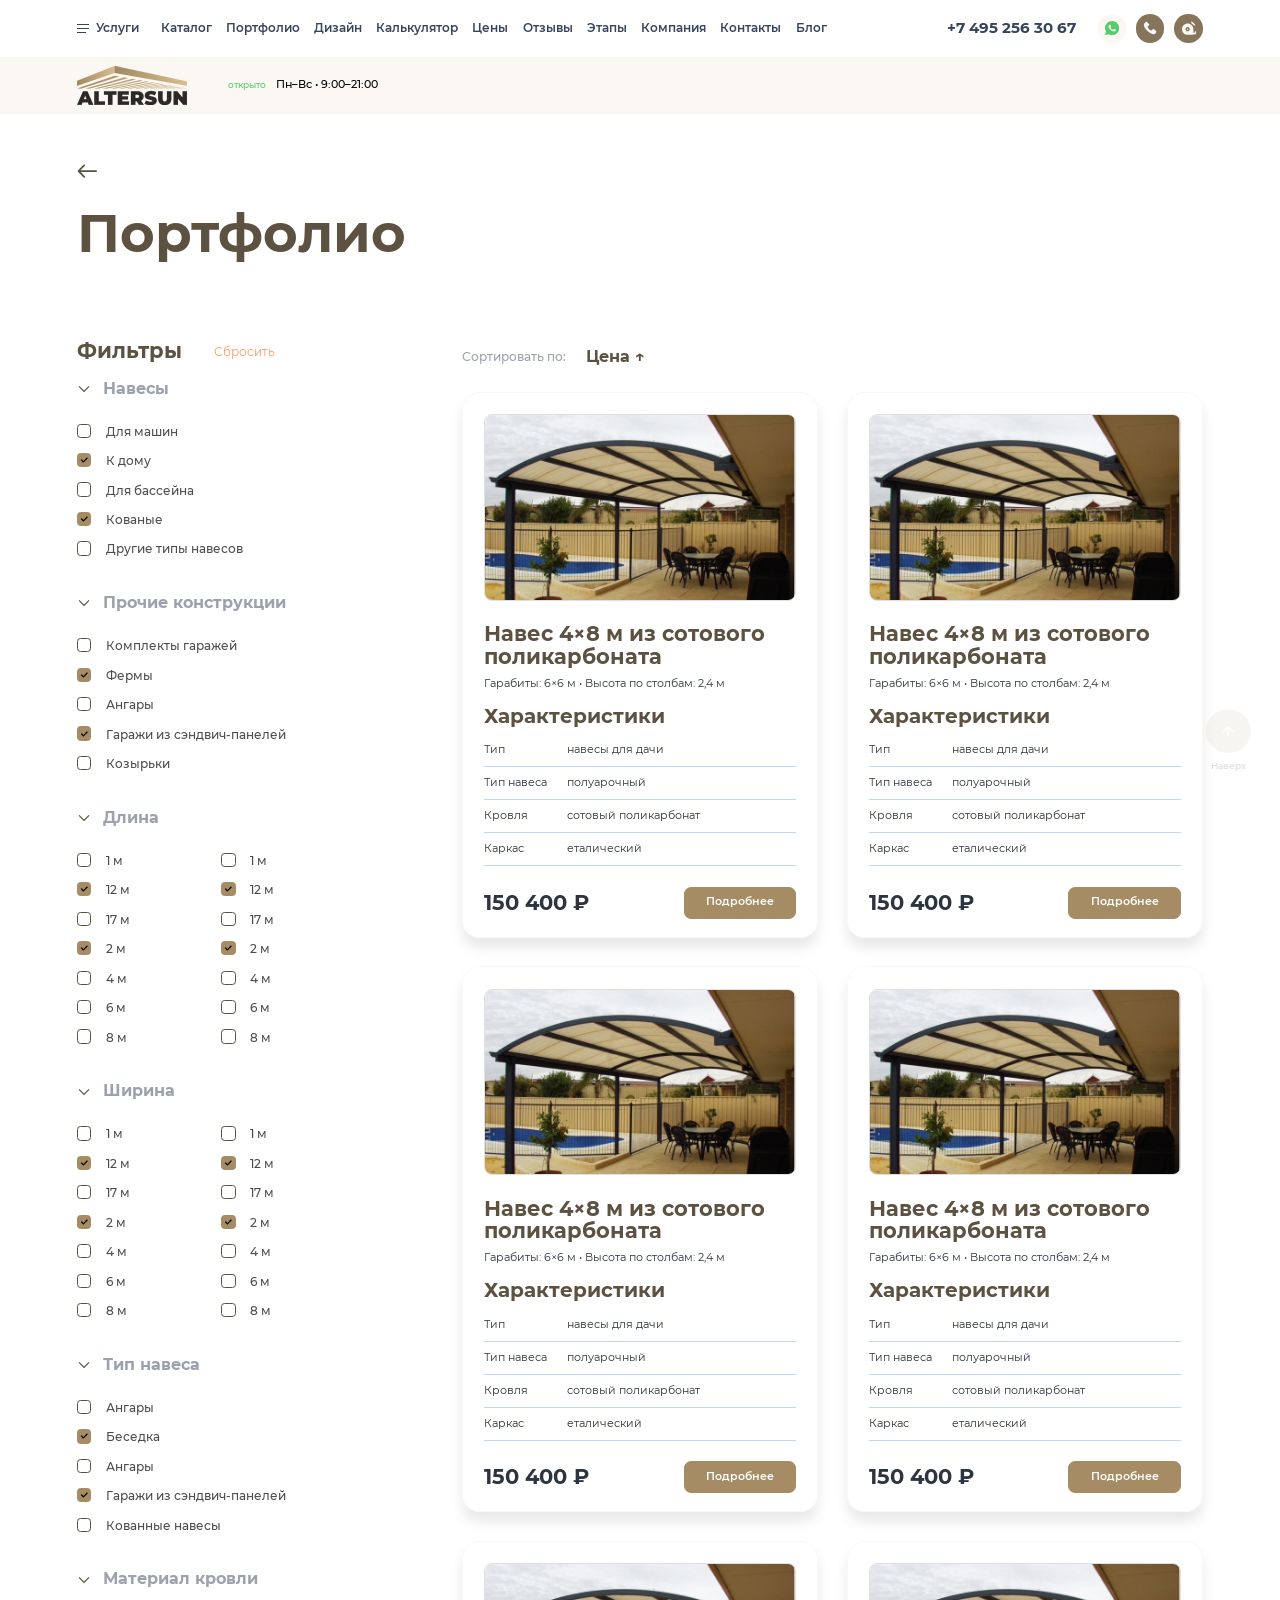
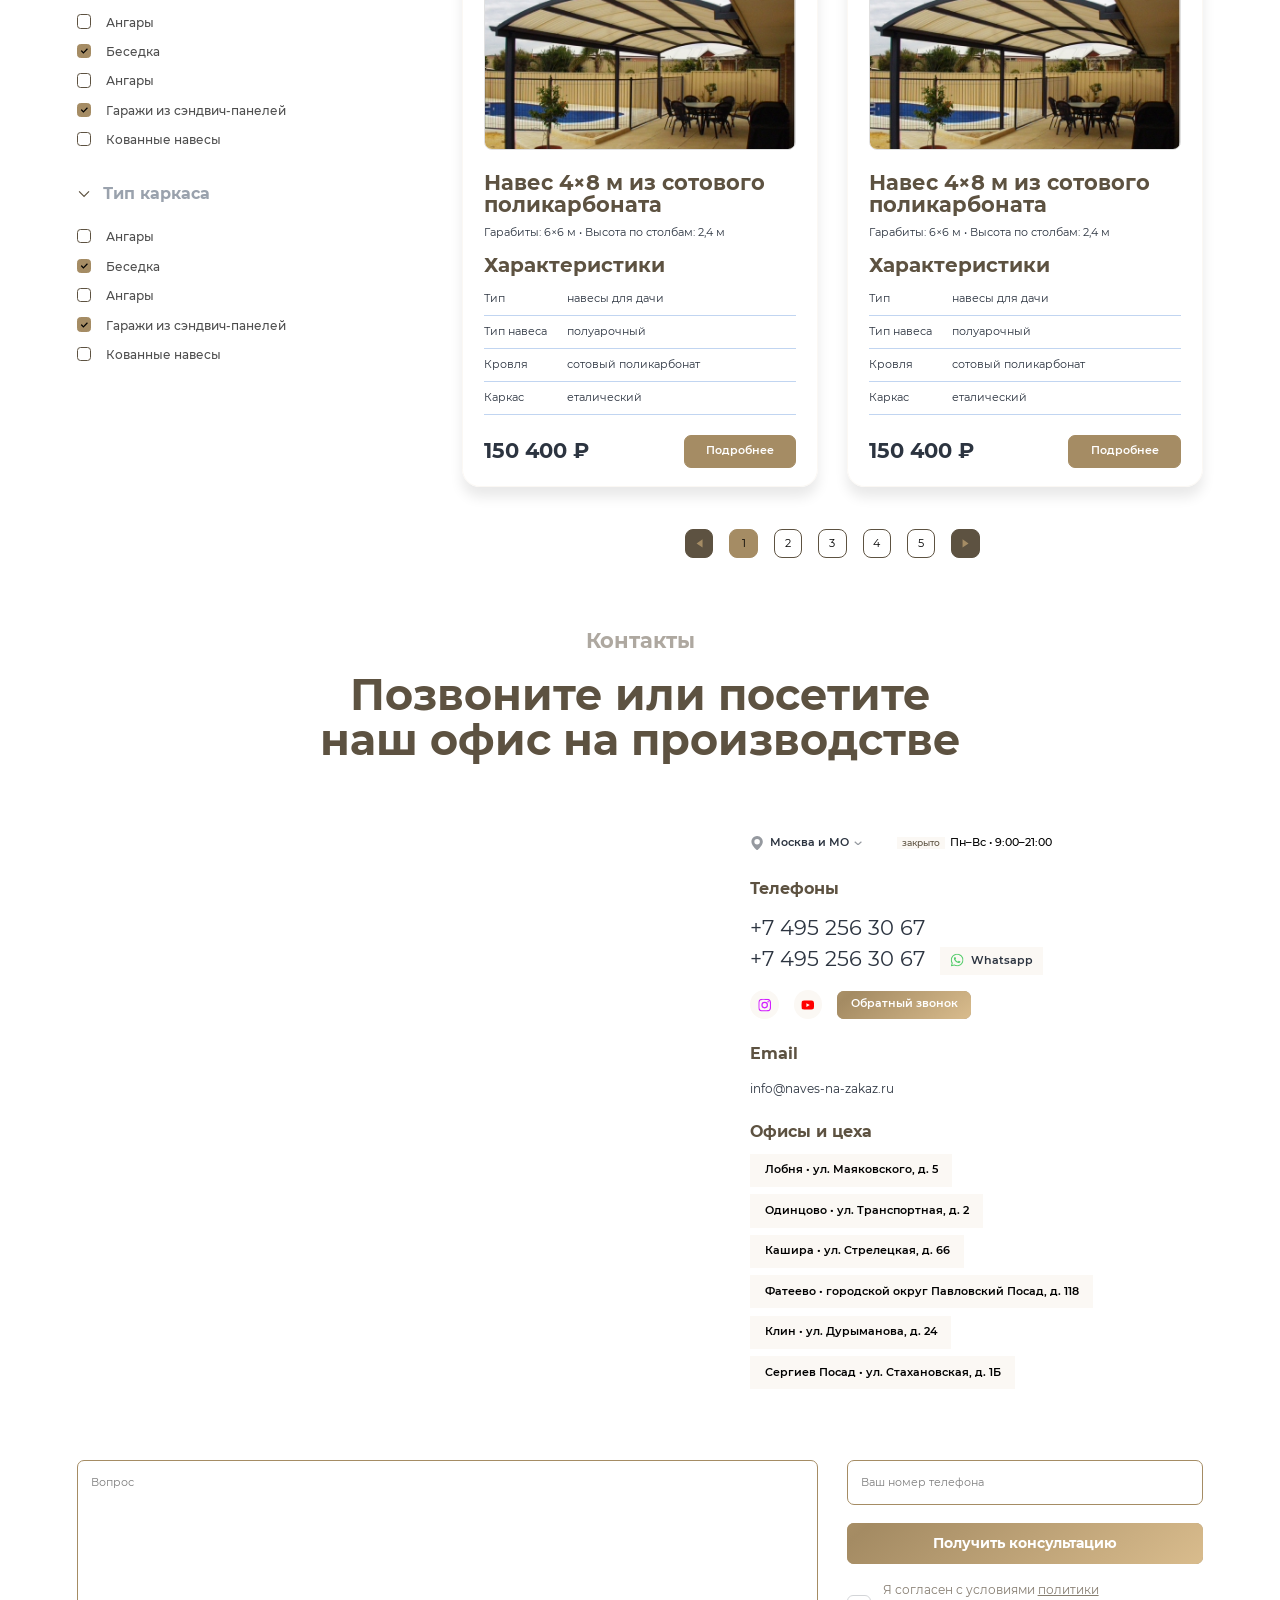
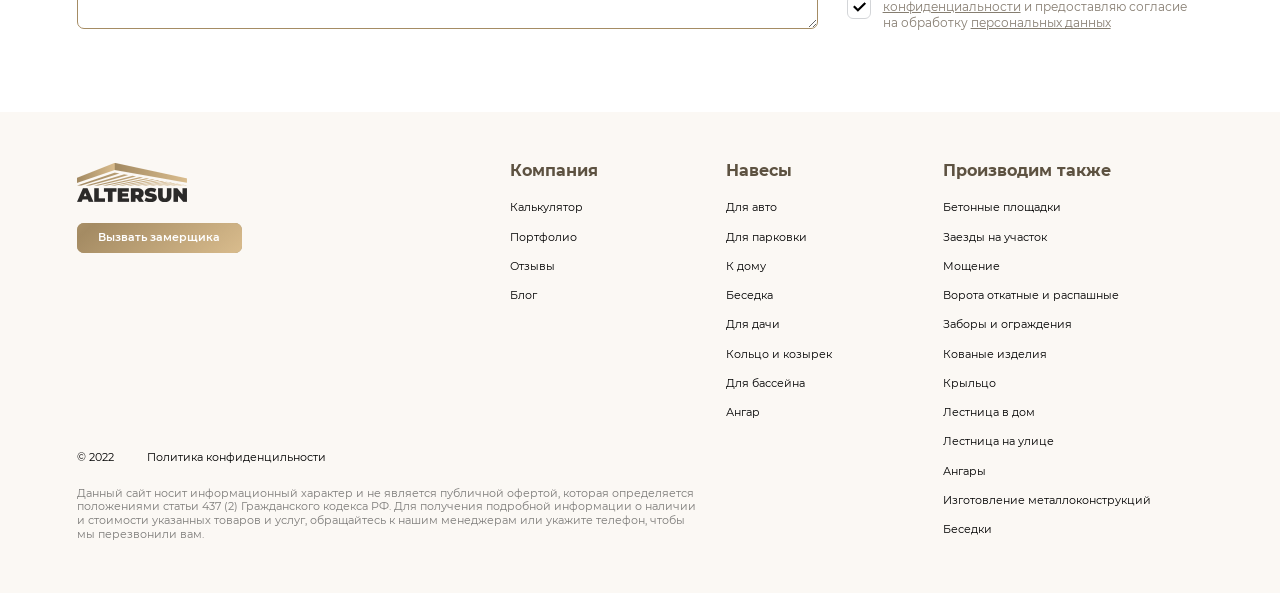
<file: public/03-portfolio.html>
<!DOCTYPE html>
<html lang="ru">
	<head>
		<meta charset="utf-8">
		<title>Портфолио</title>
		<meta name="description" content="о чем страница">
		<meta http-equiv="X-UA-Compatible" content="IE=edge">
		<meta name="viewport" content="width=device-width,initial-scale=1.0,  shrink-to-fit=no">
		<link type="image/ico" href="img/favicon.ico" rel="shortcut icon"><meta name="format-detection" content="telephone=no"> 
		<link href="libs/swiper/swiper.min.css" rel="stylesheet"/>
		<link href="libs/@fancyapps/ui/fancybox.css" rel="stylesheet"/>
		<link href="libs/plyr/plyr.css" rel="stylesheet"/>
		<link href="css/main.min.css" rel="stylesheet"/>
	</head>
	<body class="portfolio-page">
		<div class="main-wrapper">
			<!-- start header-->
			<header class="header" id="header">
				<!-- start top-nav-->
				<div class="top-nav block-with-lazy">
					<div class="container">
						<div class="row">
							<div class="col-auto d-lg-none">
								<div class="toggle-menu-mobile toggle-menu-mobile--js"><span></span>
								</div>
							</div>
							<div class="col-auto d-none d-lg-block">
								<div class="services-dropdown dropdown">
									<div class="services-dropdown__btn dropdown__btn">
										<div class="services-dropdown__toggle-icon"><span></span>
										</div><span>Услуги</span>
									</div>
									<div class="services-dropdown__content dropdown__content">
										<div class="container">
											<div class="row">
												<div class="col-3">
													<h6> <img src="img/svg/dropdown-1.svg" alt="" loading="lazy"/>Навесы
													</h6>
													<ul>
														<li><a href="#">Для машин</a></li>
														<li><a href="#">К дому</a></li>
														<li><a href="#">Для бассейна</a></li>
														<li><a href="#">Кованые</a></li>
														<li><a href="#">Беседки</a></li>
														<li><a href="#">Козырьки</a></li>
														<li><a href="#">Другие</a></li>
													</ul>
												</div>
												<div class="col-6">
													<h6> <img src="img/svg/dropdown-2.svg" alt="" loading="lazy"/>Дополнительные услуги
													</h6>
													<ul class="services-dropdown__large-list">
														<li><a href="#">Гаражи из сэндвич панелей</a></li>
														<li><a href="#">Террасы и веранды из ДПК</a></li>
														<li><a href="#">Заборы</a></li>
														<li><a href="#">Ограждения</a></li>
														<li><a href="#">Откатные ворота</a></li>
														<li><a href="#">Распашные ворота</a></li>
														<li><a href="#">Торговые павильоны</a></li>
														<li><a href="#">Быстровозводимые здания</a></li>
														<li><a href="#">Металлокаркасы лестниц</a></li>
														<li><a href="#">Мощение</a></li>
														<li><a href="#">Откатные ворота</a></li>
														<li><a href="#">Промышленные откатные ворота</a></li>
														<li><a href="#">Распашные ворота</a></li>
														<li><a href="#">Рулонные ворота</a></li>
														<li><a href="#">Комплекты для откатных ворот</a></li>
														<li><a href="#">Калитки</a></li>
													</ul>
												</div>
												<div class="col-3">
													<h6> <img src="img/svg/dropdown-3.svg" alt="" loading="lazy"/>О компании
													</h6>
													<ul>
														<li><a href="#">Портфолио работ</a></li>
														<li><a href="#">Отзывы клиентов</a></li>
														<li><a href="#">Калькулятор навесов</a></li>
														<li><a href="#">Как заказать навес</a></li>
														<li><a href="#">Сертификаты качества</a></li>
														<li><a href="#">О компании</a></li>
														<li><a href="#">Блог</a></li>
													</ul>
												</div>
											</div>
										</div>
									</div>
								</div>
							</div>
							<div class="top-nav__col col-auto">
								<div class="menu-mobile menu-mobile--js">
									<div class="menu-mobile__inner">
										<div class="dd-group dd-group-js">
											<div class="accordion-item">
												<div class="accordion-item__head dd-head-js active">
													<h4><img src="img/svg/dropdown-1.svg" alt="" loading="lazy"/>Навесы
													</h4>
													<svg class="icon icon-chevron-right ">
														<use xlink:href="img/svg/sprite.svg#chevron-right"></use>
													</svg>
												</div>
												<div class="accordion-item__content dd-content-js active">
													<ul>
														<li><a href="#">Для машин</a></li>
														<li><a href="#">К дому</a></li>
														<li><a href="#">Для бассейна</a></li>
														<li><a href="#">Кованые</a></li>
														<li><a href="#">Беседки</a></li>
														<li><a href="#">Козырьки</a></li>
														<li><a href="#">Другие</a></li>
													</ul>
												</div>
											</div>
											<div class="accordion-item">
												<div class="accordion-item__head dd-head-js">
													<h4><img src="img/svg/dropdown-2.svg" alt="" loading="lazy"/>Дополнительные услуги
													</h4>
													<svg class="icon icon-chevron-right ">
														<use xlink:href="img/svg/sprite.svg#chevron-right"></use>
													</svg>
												</div>
												<div class="accordion-item__content dd-content-js">
													<ul class="accordion-item__large-list">
														<li><a href="#">Гаражи из сэндвич панелей</a></li>
														<li><a href="#">Террасы и веранды из ДПК</a></li>
														<li><a href="#">Заборы</a></li>
														<li><a href="#">Ограждения</a></li>
														<li><a href="#">Откатные ворота</a></li>
														<li><a href="#">Распашные ворота</a></li>
														<li><a href="#">Торговые павильоны</a></li>
														<li><a href="#">Быстровозводимые здания</a></li>
														<li><a href="#">Металлокаркасы лестниц</a></li>
														<li><a href="#">Мощение</a></li>
														<li><a href="#">Откатные ворота</a></li>
														<li><a href="#">Промышленные откатные ворота</a></li>
														<li><a href="#">Распашные ворота</a></li>
														<li><a href="#">Рулонные ворота</a></li>
														<li><a href="#">Комплекты для откатных ворот</a></li>
														<li><a href="#">Калитки</a></li>
													</ul>
												</div>
											</div>
											<div class="accordion-item">
												<div class="accordion-item__head dd-head-js">
													<h4><img src="img/svg/dropdown-3.svg" alt="" loading="lazy"/>О компании
													</h4>
													<svg class="icon icon-chevron-right ">
														<use xlink:href="img/svg/sprite.svg#chevron-right"></use>
													</svg>
												</div>
												<div class="accordion-item__content dd-content-js">
													<ul>
														<li><a href="#">Портфолио работ</a></li>
														<li><a href="#">Отзывы клиентов</a></li>
														<li><a href="#">Калькулятор навесов</a></li>
														<li><a href="#">Как заказать навес</a></li>
														<li><a href="#">Сертификаты качества</a></li>
														<li><a href="#">О компании</a></li>
														<li><a href="#">Блог</a></li>
													</ul>
												</div>
											</div>
										</div>
										<ul class="menu" itemscope="itemscope" itemtype="http://schema.org/SiteNavigationElement">
											<li class="menu-item" itemprop="item"><a href="#" itemprop="url">Каталог</a></li>
											<li class="menu-item" itemprop="item"><a href="#" itemprop="url">Портфолио</a></li>
											<li class="menu-item" itemprop="item"><a href="#" itemprop="url">Дизайн</a></li>
											<li class="menu-item" itemprop="item"><a href="#" itemprop="url">Калькулятор</a></li>
											<li class="menu-item" itemprop="item"><a href="#" itemprop="url">Цены</a></li>
											<li class="menu-item" itemprop="item"><a href="#" itemprop="url">Отзывы</a></li>
											<li class="menu-item" itemprop="item"><a href="#" itemprop="url">Этапы</a></li>
											<li class="menu-item" itemprop="item"><a href="#" itemprop="url">Компания</a></li>
											<li class="menu-item" itemprop="item"><a href="#" itemprop="url">Контакты</a></li>
											<li class="menu-item" itemprop="item"><a href="#" itemprop="url">Блог</a></li>
										</ul>
										<a class="top-nav__link" href="tel:+74952122320">+7 (495) 212-23-20
										</a>
										<a class="top-nav__link" href="tel:+79697778247">
											 +7 (969) 777-82-47
											<svg class="icon icon-wa ">
												<use xlink:href="img/svg/sprite.svg#wa"></use>
											</svg>
										</a>
										<a class="top-nav__email" href="mailto:info@naves-na-zakaz.ru">info@naves-na-zakaz.ru
										</a>
										<div class="top-nav__soc-wrap">
											<div class="soc">
												<a class="soc__item" href="#" target="_blank"><img src="img/svg/yt.svg" alt="" loading="lazy"/>
												</a>
												<a class="soc__item" href="#" target="_blank"><img src="img/svg/inst.svg" alt="" loading="lazy"/>
												</a>
												<a class="soc__item" href="#" target="_blank"><img src="img/svg/vk2.svg" alt="" loading="lazy"/>
												</a>
												<a class="soc__item" href="#" target="_blank"><img src="img/svg/dzen.svg" alt="" loading="lazy"/>
												</a>
											</div>
										</div>
										<div class="top-nav__footer-btn-wrap">
											<div class="row">
												<div class="col-6">
													<a class="top-nav__footer-btn link-modal-js" href="#modal-call" data-title="Вызвать замерщика" data-text="Оставьте свой номер телефона, мы&amp;nbsp;вам перезвоним и&amp;nbsp;договоримся о&amp;nbsp;замере" data-btn="Отправить" data-pic="1">
														<div class="top-nav__icon-wrap">
															<svg class="icon icon-roulette ">
																<use xlink:href="img/svg/sprite.svg#roulette"></use>
															</svg>
														</div>Вызвать замерщика
													</a>
												</div>
												<div class="col-6">
													<a class="top-nav__footer-btn link-modal-js" href="#modal-callback" data-desktop-pic="img/@2x/modal-3.png" data-mobile-pic="img/avatar-1.png">
														<div class="top-nav__icon-wrap">
															<svg class="icon icon-callBack ">
																<use xlink:href="img/svg/sprite.svg#callBack"></use>
															</svg>
														</div>Обратный звонок
													</a>
												</div>
											</div>
										</div>
									</div>
								</div>
							</div>
							<div class="col text-end">
								<div class="top-nav__center-block">
									<a class="logo d-lg-none mt" href="/"><img src="img/logo.png" alt="" loading="lazy"/>
									</a>
									<a class="top-nav__tel mt" href="tel:+74952563067">+7 495 256 30 67
									</a>
								</div>
							</div>
							<div class="col-auto">
								<div class="soc soc--header">
									<a class="soc__item soc__item--whatsapp" href="#" target="_blank">
										<svg class="icon icon-whatsapp ">
											<use xlink:href="img/svg/sprite.svg#whatsapp"></use>
										</svg>
									</a>
									<a class="soc__item soc__item--phone-call link-modal-js" href="#modal-call" data-title="Обратный звонок" data-text="Оставьте свой номер телефона, и&amp;nbsp;мы&amp;nbsp;вам перезвоним в&amp;nbsp;течение 15&amp;nbsp;минут." data-btn="Заказать обратный звонок" data-pic="2">
										<svg class="icon icon-phone-call ">
											<use xlink:href="img/svg/sprite.svg#phone-call"></use>
										</svg>
									</a>
									<a class="soc__item soc__item--measuring d-none d-xl-grid link-modal-js" href="#modal-call" data-title="Вызвать замерщика" data-text="Оставьте свой номер телефона, мы&amp;nbsp;вам перезвоним и&amp;nbsp;договоримся о&amp;nbsp;замере" data-btn="Отправить" data-pic="1">
										<svg class="icon icon-measuring ">
											<use xlink:href="img/svg/sprite.svg#measuring"></use>
										</svg>
									</a>
								</div>
							</div>
						</div>
					</div>
				</div>
				<!-- end top-nav-->
				<!-- start topLine-->
				<div class="topLine section d-none d-lg-flex" id="topLine">
					<div class="container">
						<div class="topLine__main-row row">
							<div class="col-auto">
								<a class="logo" href="/"><img src="img/logo.png" alt="" loading="lazy"/>
								</a>
							</div>
							<div class="col-auto">
								<div class="schedule"><span>открыто</span><span>Пн&ndash;Вс &bull; 9:00&ndash;21:00</span>
								</div>
							</div>
						</div>
					</div>
				</div>
				<!-- end topLine-->
			</header>
			<!-- end header-->
			<div class="page-head">
				<div class="container">
					<div class="page-head__row row">
						<div class="col-auto">
							<a class="page-head__arrow-back" href="#">
								<svg class="icon icon-arrow-left ">
									<use xlink:href="img/svg/sprite.svg#arrow-left"></use>
								</svg>
							</a>
						</div>
					</div>
					<div class="page-head__wrap">
						<h1>Портфолио</h1>
					</div>
				</div>
			</div>
			<div class="container">
				<div class="row justify-content-between">
					<div class="col-lg-3">
						<!-- start sFilter-->
						<div class="sFilter">
							<div class="dd-group-js">
								<div class="dd-head-js d-flex d-lg-none justify-content-between active">Показать фильтры
									<svg class="icon icon-chevron-down ">
										<use xlink:href="img/svg/sprite.svg#chevron-down"></use>
									</svg>
								</div>
								<div class="sFilter__wrap dd-content-js">
									<div class="sFilter__title">
										<h4>Фильтры</h4><a href="#">Сбросить</a>
									</div>
									<div class="sFilter__body">
										<div class="dd-group dd-group-js">
											<div class="row">
												<div class="col-md-6 col-lg-12">
													<div class="accordion-item">
														<div class="accordion-item__head dd-head-js active">
															<h4>Навесы</h4>
															<svg class="icon icon-chevron-right ">
																<use xlink:href="img/svg/sprite.svg#chevron-right"></use>
															</svg>
														</div>
														<div class="accordion-item__content dd-content-js">
															<div class="accordion-item__wrap">
																<label class="custom-input form-check"><input class="custom-input__input form-check-input" name="checkbox" type="checkbox"/><span class="custom-input__text form-check-label">Для машин</span>
																</label>
																<label class="custom-input form-check"><input class="custom-input__input form-check-input" name="checkbox" type="checkbox" checked="checked"/><span class="custom-input__text form-check-label">К дому</span>
																</label>
																<label class="custom-input form-check"><input class="custom-input__input form-check-input" name="checkbox" type="checkbox"/><span class="custom-input__text form-check-label">Для бассейна</span>
																</label>
																<label class="custom-input form-check"><input class="custom-input__input form-check-input" name="checkbox" type="checkbox" checked="checked"/><span class="custom-input__text form-check-label">Кованые</span>
																</label>
																<label class="custom-input form-check"><input class="custom-input__input form-check-input" name="checkbox" type="checkbox"/><span class="custom-input__text form-check-label">Другие типы навесов</span>
																</label>
															</div>
														</div>
													</div>
												</div>
												<div class="col-md-6 col-lg-12">
													<div class="accordion-item">
														<div class="accordion-item__head dd-head-js active">
															<h4>Прочие конструкции</h4>
															<svg class="icon icon-chevron-right ">
																<use xlink:href="img/svg/sprite.svg#chevron-right"></use>
															</svg>
														</div>
														<div class="accordion-item__content dd-content-js">
															<div class="accordion-item__wrap">
																<label class="custom-input form-check"><input class="custom-input__input form-check-input" name="checkbox" type="checkbox"/><span class="custom-input__text form-check-label">Комплекты гаражей</span>
																</label>
																<label class="custom-input form-check"><input class="custom-input__input form-check-input" name="checkbox" type="checkbox" checked="checked"/><span class="custom-input__text form-check-label">Фермы</span>
																</label>
																<label class="custom-input form-check"><input class="custom-input__input form-check-input" name="checkbox" type="checkbox"/><span class="custom-input__text form-check-label">Ангары</span>
																</label>
																<label class="custom-input form-check"><input class="custom-input__input form-check-input" name="checkbox" type="checkbox" checked="checked"/><span class="custom-input__text form-check-label">Гаражи из сэндвич-панелей</span>
																</label>
																<label class="custom-input form-check"><input class="custom-input__input form-check-input" name="checkbox" type="checkbox"/><span class="custom-input__text form-check-label">Козырьки</span>
																</label>
															</div>
														</div>
													</div>
												</div>
												<div class="col-12">
													<div class="accordion-item">
														<div class="accordion-item__head dd-head-js active">
															<h4>Длина</h4>
															<svg class="icon icon-chevron-right ">
																<use xlink:href="img/svg/sprite.svg#chevron-right"></use>
															</svg>
														</div>
														<div class="accordion-item__content dd-content-js">
															<div class="accordion-item__wrap">
																<div class="row">
																	<div class="col-6">
																		<label class="custom-input form-check"><input class="custom-input__input form-check-input" name="checkbox" type="checkbox"/><span class="custom-input__text form-check-label">1 м</span>
																		</label>
																	</div>
																	<div class="col-6">
																		<label class="custom-input form-check"><input class="custom-input__input form-check-input" name="checkbox" type="checkbox"/><span class="custom-input__text form-check-label">1 м</span>
																		</label>
																	</div>
																	<div class="col-6">
																		<label class="custom-input form-check"><input class="custom-input__input form-check-input" name="checkbox" type="checkbox" checked="checked"/><span class="custom-input__text form-check-label">12 м</span>
																		</label>
																	</div>
																	<div class="col-6">
																		<label class="custom-input form-check"><input class="custom-input__input form-check-input" name="checkbox" type="checkbox" checked="checked"/><span class="custom-input__text form-check-label">12 м</span>
																		</label>
																	</div>
																	<div class="col-6">
																		<label class="custom-input form-check"><input class="custom-input__input form-check-input" name="checkbox" type="checkbox"/><span class="custom-input__text form-check-label">17 м</span>
																		</label>
																	</div>
																	<div class="col-6">
																		<label class="custom-input form-check"><input class="custom-input__input form-check-input" name="checkbox" type="checkbox"/><span class="custom-input__text form-check-label">17 м</span>
																		</label>
																	</div>
																	<div class="col-6">
																		<label class="custom-input form-check"><input class="custom-input__input form-check-input" name="checkbox" type="checkbox" checked="checked"/><span class="custom-input__text form-check-label">2 м</span>
																		</label>
																	</div>
																	<div class="col-6">
																		<label class="custom-input form-check"><input class="custom-input__input form-check-input" name="checkbox" type="checkbox" checked="checked"/><span class="custom-input__text form-check-label">2 м</span>
																		</label>
																	</div>
																	<div class="col-6">
																		<label class="custom-input form-check"><input class="custom-input__input form-check-input" name="checkbox" type="checkbox"/><span class="custom-input__text form-check-label">4 м</span>
																		</label>
																	</div>
																	<div class="col-6">
																		<label class="custom-input form-check"><input class="custom-input__input form-check-input" name="checkbox" type="checkbox"/><span class="custom-input__text form-check-label">4 м</span>
																		</label>
																	</div>
																	<div class="col-6">
																		<label class="custom-input form-check"><input class="custom-input__input form-check-input" name="checkbox" type="checkbox"/><span class="custom-input__text form-check-label">6 м</span>
																		</label>
																	</div>
																	<div class="col-6">
																		<label class="custom-input form-check"><input class="custom-input__input form-check-input" name="checkbox" type="checkbox"/><span class="custom-input__text form-check-label">6 м</span>
																		</label>
																	</div>
																	<div class="col-6">
																		<label class="custom-input form-check"><input class="custom-input__input form-check-input" name="checkbox" type="checkbox"/><span class="custom-input__text form-check-label">8 м</span>
																		</label>
																	</div>
																	<div class="col-6">
																		<label class="custom-input form-check"><input class="custom-input__input form-check-input" name="checkbox" type="checkbox"/><span class="custom-input__text form-check-label">8 м</span>
																		</label>
																	</div>
																</div>
															</div>
														</div>
													</div>
													<div class="accordion-item">
														<div class="accordion-item__head dd-head-js active">
															<h4>Ширина</h4>
															<svg class="icon icon-chevron-right ">
																<use xlink:href="img/svg/sprite.svg#chevron-right"></use>
															</svg>
														</div>
														<div class="accordion-item__content dd-content-js">
															<div class="accordion-item__wrap">
																<div class="row">
																	<div class="col-6">
																		<label class="custom-input form-check"><input class="custom-input__input form-check-input" name="checkbox" type="checkbox"/><span class="custom-input__text form-check-label">1 м</span>
																		</label>
																	</div>
																	<div class="col-6">
																		<label class="custom-input form-check"><input class="custom-input__input form-check-input" name="checkbox" type="checkbox"/><span class="custom-input__text form-check-label">1 м</span>
																		</label>
																	</div>
																	<div class="col-6">
																		<label class="custom-input form-check"><input class="custom-input__input form-check-input" name="checkbox" type="checkbox" checked="checked"/><span class="custom-input__text form-check-label">12 м</span>
																		</label>
																	</div>
																	<div class="col-6">
																		<label class="custom-input form-check"><input class="custom-input__input form-check-input" name="checkbox" type="checkbox" checked="checked"/><span class="custom-input__text form-check-label">12 м</span>
																		</label>
																	</div>
																	<div class="col-6">
																		<label class="custom-input form-check"><input class="custom-input__input form-check-input" name="checkbox" type="checkbox"/><span class="custom-input__text form-check-label">17 м</span>
																		</label>
																	</div>
																	<div class="col-6">
																		<label class="custom-input form-check"><input class="custom-input__input form-check-input" name="checkbox" type="checkbox"/><span class="custom-input__text form-check-label">17 м</span>
																		</label>
																	</div>
																	<div class="col-6">
																		<label class="custom-input form-check"><input class="custom-input__input form-check-input" name="checkbox" type="checkbox" checked="checked"/><span class="custom-input__text form-check-label">2 м</span>
																		</label>
																	</div>
																	<div class="col-6">
																		<label class="custom-input form-check"><input class="custom-input__input form-check-input" name="checkbox" type="checkbox" checked="checked"/><span class="custom-input__text form-check-label">2 м</span>
																		</label>
																	</div>
																	<div class="col-6">
																		<label class="custom-input form-check"><input class="custom-input__input form-check-input" name="checkbox" type="checkbox"/><span class="custom-input__text form-check-label">4 м</span>
																		</label>
																	</div>
																	<div class="col-6">
																		<label class="custom-input form-check"><input class="custom-input__input form-check-input" name="checkbox" type="checkbox"/><span class="custom-input__text form-check-label">4 м</span>
																		</label>
																	</div>
																	<div class="col-6">
																		<label class="custom-input form-check"><input class="custom-input__input form-check-input" name="checkbox" type="checkbox"/><span class="custom-input__text form-check-label">6 м</span>
																		</label>
																	</div>
																	<div class="col-6">
																		<label class="custom-input form-check"><input class="custom-input__input form-check-input" name="checkbox" type="checkbox"/><span class="custom-input__text form-check-label">6 м</span>
																		</label>
																	</div>
																	<div class="col-6">
																		<label class="custom-input form-check"><input class="custom-input__input form-check-input" name="checkbox" type="checkbox"/><span class="custom-input__text form-check-label">8 м</span>
																		</label>
																	</div>
																	<div class="col-6">
																		<label class="custom-input form-check"><input class="custom-input__input form-check-input" name="checkbox" type="checkbox"/><span class="custom-input__text form-check-label">8 м</span>
																		</label>
																	</div>
																</div>
															</div>
														</div>
													</div>
												</div>
												<div class="col-md-6 col-lg-12">
													<div class="accordion-item">
														<div class="accordion-item__head dd-head-js active">
															<h4>Тип навеса</h4>
															<svg class="icon icon-chevron-right ">
																<use xlink:href="img/svg/sprite.svg#chevron-right"></use>
															</svg>
														</div>
														<div class="accordion-item__content dd-content-js">
															<div class="accordion-item__wrap">
																<label class="custom-input form-check"><input class="custom-input__input form-check-input" name="checkbox" type="checkbox"/><span class="custom-input__text form-check-label">Ангары</span>
																</label>
																<label class="custom-input form-check"><input class="custom-input__input form-check-input" name="checkbox" type="checkbox" checked="checked"/><span class="custom-input__text form-check-label">Беседка</span>
																</label>
																<label class="custom-input form-check"><input class="custom-input__input form-check-input" name="checkbox" type="checkbox"/><span class="custom-input__text form-check-label">Ангары</span>
																</label>
																<label class="custom-input form-check"><input class="custom-input__input form-check-input" name="checkbox" type="checkbox" checked="checked"/><span class="custom-input__text form-check-label">Гаражи из сэндвич-панелей</span>
																</label>
																<label class="custom-input form-check"><input class="custom-input__input form-check-input" name="checkbox" type="checkbox"/><span class="custom-input__text form-check-label">Кованные навесы</span>
																</label>
															</div>
														</div>
													</div>
												</div>
												<div class="col-md-6 col-lg-12">
													<div class="accordion-item">
														<div class="accordion-item__head dd-head-js active">
															<h4>Материал кровли</h4>
															<svg class="icon icon-chevron-right ">
																<use xlink:href="img/svg/sprite.svg#chevron-right"></use>
															</svg>
														</div>
														<div class="accordion-item__content dd-content-js">
															<div class="accordion-item__wrap">
																<label class="custom-input form-check"><input class="custom-input__input form-check-input" name="checkbox" type="checkbox"/><span class="custom-input__text form-check-label">Ангары</span>
																</label>
																<label class="custom-input form-check"><input class="custom-input__input form-check-input" name="checkbox" type="checkbox" checked="checked"/><span class="custom-input__text form-check-label">Беседка</span>
																</label>
																<label class="custom-input form-check"><input class="custom-input__input form-check-input" name="checkbox" type="checkbox"/><span class="custom-input__text form-check-label">Ангары</span>
																</label>
																<label class="custom-input form-check"><input class="custom-input__input form-check-input" name="checkbox" type="checkbox" checked="checked"/><span class="custom-input__text form-check-label">Гаражи из сэндвич-панелей</span>
																</label>
																<label class="custom-input form-check"><input class="custom-input__input form-check-input" name="checkbox" type="checkbox"/><span class="custom-input__text form-check-label">Кованные навесы</span>
																</label>
															</div>
														</div>
													</div>
												</div>
												<div class="col-md-6 col-lg-12">
													<div class="accordion-item">
														<div class="accordion-item__head dd-head-js active">
															<h4>Тип каркаса</h4>
															<svg class="icon icon-chevron-right ">
																<use xlink:href="img/svg/sprite.svg#chevron-right"></use>
															</svg>
														</div>
														<div class="accordion-item__content dd-content-js">
															<div class="accordion-item__wrap">
																<label class="custom-input form-check"><input class="custom-input__input form-check-input" name="checkbox" type="checkbox"/><span class="custom-input__text form-check-label">Ангары</span>
																</label>
																<label class="custom-input form-check"><input class="custom-input__input form-check-input" name="checkbox" type="checkbox" checked="checked"/><span class="custom-input__text form-check-label">Беседка</span>
																</label>
																<label class="custom-input form-check"><input class="custom-input__input form-check-input" name="checkbox" type="checkbox"/><span class="custom-input__text form-check-label">Ангары</span>
																</label>
																<label class="custom-input form-check"><input class="custom-input__input form-check-input" name="checkbox" type="checkbox" checked="checked"/><span class="custom-input__text form-check-label">Гаражи из сэндвич-панелей</span>
																</label>
																<label class="custom-input form-check"><input class="custom-input__input form-check-input" name="checkbox" type="checkbox"/><span class="custom-input__text form-check-label">Кованные навесы</span>
																</label>
															</div>
														</div>
													</div>
												</div>
											</div>
										</div>
										<div class="sFilter__btn-wrap">
											<button class="sFilter__btn-tooltip btn-primary" type="button">Применить
											</button>
											<button class="sFilter__btn-tooltip btn-secondary" type="button">Сбросить
											</button>
										</div>
									</div>
								</div>
							</div>
						</div>
						<!-- end sFilter-->
					</div>
					<div class="col-lg-8">
						<!-- start sProducts-->
						<div class="sProducts">
							<div class="sProducts__filter">
								<p>Сортировать по:</p>
								<div class="sProducts__input-wrap form-group">
									<label><span class="sProducts__title"></span>
										<select class="sProducts__input form-control">
											<option>Цена ↑</option>
											<option>Цена ↓</option>
										</select>
									</label>
								</div>
							</div>
							<div class="row">
								<div class="col-md-6">
									<div class="card"><a href="#"> 
											<!-- picture-->
											<picture> 
												<source type="image/avif" srcset="img/@2x/avif/sProducts-1.avif"/>
												<source type="image/webp" srcset="img/@2x/webp/sProducts-1.webp"/><img class="object-fit-js" src="img/@2x/sProducts-1.jpg" alt="" loading="lazy"/>
											</picture>
											<!-- /picture-->
											<h4>Навес 4&times;8&nbsp;м из&nbsp;сотового поликарбоната</h4></a>
										<p>Гарабиты: 6&times;6&nbsp;м &bull; Высота по&nbsp;столбам: 2,4&nbsp;м</p>
										<h5>Характеристики</h5>
										<table>
											<tbody>
												<tr>
													<td>Тип</td>
													<td>навесы для дачи</td>
												</tr>
												<tr>
													<td>Тип навеса</td>
													<td>полуарочный</td>
												</tr>
												<tr>
													<td>Кровля</td>
													<td>сотовый поликарбонат</td>
												</tr>
												<tr>
													<td>Каркас</td>
													<td>еталический</td>
												</tr>
											</tbody>
										</table>
										<div class="card__more">
											<p>150 400 ₽</p><a class="btn btn-primary btn-sm" href="#">Подробнее </a>
										</div>
									</div>
								</div>
								<div class="col-md-6">
									<div class="card"><a href="#"> 
											<!-- picture-->
											<picture> 
												<source type="image/avif" srcset="img/@2x/avif/sProducts-1.avif"/>
												<source type="image/webp" srcset="img/@2x/webp/sProducts-1.webp"/><img class="object-fit-js" src="img/@2x/sProducts-1.jpg" alt="" loading="lazy"/>
											</picture>
											<!-- /picture-->
											<h4>Навес 4&times;8&nbsp;м из&nbsp;сотового поликарбоната</h4></a>
										<p>Гарабиты: 6&times;6&nbsp;м &bull; Высота по&nbsp;столбам: 2,4&nbsp;м</p>
										<h5>Характеристики</h5>
										<table>
											<tbody>
												<tr>
													<td>Тип</td>
													<td>навесы для дачи</td>
												</tr>
												<tr>
													<td>Тип навеса</td>
													<td>полуарочный</td>
												</tr>
												<tr>
													<td>Кровля</td>
													<td>сотовый поликарбонат</td>
												</tr>
												<tr>
													<td>Каркас</td>
													<td>еталический</td>
												</tr>
											</tbody>
										</table>
										<div class="card__more">
											<p>150 400 ₽</p><a class="btn btn-primary btn-sm" href="#">Подробнее </a>
										</div>
									</div>
								</div>
								<div class="col-md-6">
									<div class="card"><a href="#"> 
											<!-- picture-->
											<picture> 
												<source type="image/avif" srcset="img/@2x/avif/sProducts-1.avif"/>
												<source type="image/webp" srcset="img/@2x/webp/sProducts-1.webp"/><img class="object-fit-js" src="img/@2x/sProducts-1.jpg" alt="" loading="lazy"/>
											</picture>
											<!-- /picture-->
											<h4>Навес 4&times;8&nbsp;м из&nbsp;сотового поликарбоната</h4></a>
										<p>Гарабиты: 6&times;6&nbsp;м &bull; Высота по&nbsp;столбам: 2,4&nbsp;м</p>
										<h5>Характеристики</h5>
										<table>
											<tbody>
												<tr>
													<td>Тип</td>
													<td>навесы для дачи</td>
												</tr>
												<tr>
													<td>Тип навеса</td>
													<td>полуарочный</td>
												</tr>
												<tr>
													<td>Кровля</td>
													<td>сотовый поликарбонат</td>
												</tr>
												<tr>
													<td>Каркас</td>
													<td>еталический</td>
												</tr>
											</tbody>
										</table>
										<div class="card__more">
											<p>150 400 ₽</p><a class="btn btn-primary btn-sm" href="#">Подробнее </a>
										</div>
									</div>
								</div>
								<div class="col-md-6">
									<div class="card"><a href="#"> 
											<!-- picture-->
											<picture> 
												<source type="image/avif" srcset="img/@2x/avif/sProducts-1.avif"/>
												<source type="image/webp" srcset="img/@2x/webp/sProducts-1.webp"/><img class="object-fit-js" src="img/@2x/sProducts-1.jpg" alt="" loading="lazy"/>
											</picture>
											<!-- /picture-->
											<h4>Навес 4&times;8&nbsp;м из&nbsp;сотового поликарбоната</h4></a>
										<p>Гарабиты: 6&times;6&nbsp;м &bull; Высота по&nbsp;столбам: 2,4&nbsp;м</p>
										<h5>Характеристики</h5>
										<table>
											<tbody>
												<tr>
													<td>Тип</td>
													<td>навесы для дачи</td>
												</tr>
												<tr>
													<td>Тип навеса</td>
													<td>полуарочный</td>
												</tr>
												<tr>
													<td>Кровля</td>
													<td>сотовый поликарбонат</td>
												</tr>
												<tr>
													<td>Каркас</td>
													<td>еталический</td>
												</tr>
											</tbody>
										</table>
										<div class="card__more">
											<p>150 400 ₽</p><a class="btn btn-primary btn-sm" href="#">Подробнее </a>
										</div>
									</div>
								</div>
								<div class="col-md-6">
									<div class="card"><a href="#"> 
											<!-- picture-->
											<picture> 
												<source type="image/avif" srcset="img/@2x/avif/sProducts-1.avif"/>
												<source type="image/webp" srcset="img/@2x/webp/sProducts-1.webp"/><img class="object-fit-js" src="img/@2x/sProducts-1.jpg" alt="" loading="lazy"/>
											</picture>
											<!-- /picture-->
											<h4>Навес 4&times;8&nbsp;м из&nbsp;сотового поликарбоната</h4></a>
										<p>Гарабиты: 6&times;6&nbsp;м &bull; Высота по&nbsp;столбам: 2,4&nbsp;м</p>
										<h5>Характеристики</h5>
										<table>
											<tbody>
												<tr>
													<td>Тип</td>
													<td>навесы для дачи</td>
												</tr>
												<tr>
													<td>Тип навеса</td>
													<td>полуарочный</td>
												</tr>
												<tr>
													<td>Кровля</td>
													<td>сотовый поликарбонат</td>
												</tr>
												<tr>
													<td>Каркас</td>
													<td>еталический</td>
												</tr>
											</tbody>
										</table>
										<div class="card__more">
											<p>150 400 ₽</p><a class="btn btn-primary btn-sm" href="#">Подробнее </a>
										</div>
									</div>
								</div>
								<div class="col-md-6">
									<div class="card"><a href="#"> 
											<!-- picture-->
											<picture> 
												<source type="image/avif" srcset="img/@2x/avif/sProducts-1.avif"/>
												<source type="image/webp" srcset="img/@2x/webp/sProducts-1.webp"/><img class="object-fit-js" src="img/@2x/sProducts-1.jpg" alt="" loading="lazy"/>
											</picture>
											<!-- /picture-->
											<h4>Навес 4&times;8&nbsp;м из&nbsp;сотового поликарбоната</h4></a>
										<p>Гарабиты: 6&times;6&nbsp;м &bull; Высота по&nbsp;столбам: 2,4&nbsp;м</p>
										<h5>Характеристики</h5>
										<table>
											<tbody>
												<tr>
													<td>Тип</td>
													<td>навесы для дачи</td>
												</tr>
												<tr>
													<td>Тип навеса</td>
													<td>полуарочный</td>
												</tr>
												<tr>
													<td>Кровля</td>
													<td>сотовый поликарбонат</td>
												</tr>
												<tr>
													<td>Каркас</td>
													<td>еталический</td>
												</tr>
											</tbody>
										</table>
										<div class="card__more">
											<p>150 400 ₽</p><a class="btn btn-primary btn-sm" href="#">Подробнее </a>
										</div>
									</div>
								</div>
							</div>
							<div class="pagination-wrapper">
								<ul>
											<li><span class="prev page-numbers">
													<svg class="icon icon-prev ">
														<use xlink:href="img/svg/sprite.svg#prev"></use>
													</svg></span>
											</li>
											<li><span class="page-numbers current"> 1</span>
											</li>
											<li><a class="page-numbers" href="#">2</a>
											</li>
											<li><a class="page-numbers" href="#">3</a>
											</li>
											<li><a class="page-numbers" href="#">4</a>
											</li>
											<li><a class="page-numbers" href="#">5</a>
											</li>
											<li><a class="next page-numbers" href="#"> 
													<svg class="icon icon-next ">
														<use xlink:href="img/svg/sprite.svg#next"></use>
													</svg></a>
											</li>
								</ul>
							</div>
						</div>
						<!-- end sProducts-->
					</div>
				</div>
			</div>
			<!-- start sContact-->
			<section class="sContact section" id="sContact">
				<div class="container">
					<div class="section-title text-center">
						<h4>Контакты</h4>
						<h2>Позвоните или посетите наш офис на&nbsp;производстве</h2>
					</div>
					<div class="sContact__row row">
						<div class="sContact__col-map col-lg-7 col-xxl-8">
							<div class="d-lg-none">
								<div class="sContact__info">
									<div class="locaton-dropdown dropdown">
										<div class="locaton-dropdown__btn dropdown__btn">
											<svg class="icon icon-geo-tag ">
												<use xlink:href="img/svg/sprite.svg#geo-tag"></use>
											</svg><span>Москва и&nbsp;МО</span>
											<svg class="icon icon-chevron-down ">
												<use xlink:href="img/svg/sprite.svg#chevron-down"></use>
											</svg>
										</div>
										<div class="locaton-dropdown__content dropdown__content">
											<a class="locaton-dropdown__item" href="#">Москва и&nbsp;МО
											</a>
											<a class="locaton-dropdown__item" href="#">Санкт-Петербург и&nbsp;область
											</a>
											<a class="locaton-dropdown__item" href="#">И так далее
											</a>
										</div>
									</div>
									<div class="schedule schedule--closed"><span>закрыто</span><span>Пн&ndash;Вс &bull; 9:00&ndash;21:00</span>
									</div>
								</div>
								<div class="sContact__wrap">
									<h5>Телефоны</h5>
									<div class="sContact__content">
										<div class="sContact__phone-number"><a href="tel:+74952563067">+7 495 256 30 67 </a><br/><a href="tel:+74952563067">+7 495 256 30 67 </a>
										</div>
										<div class="sContact__flex">
											<a class="sContact__links" href="#">
												<svg class="icon icon-whatsapp-2 ">
													<use xlink:href="img/svg/sprite.svg#whatsapp-2"></use>
												</svg><span>Whatsapp</span>
											</a>
											<a class="sContact__links" href="#">
												<svg class="icon icon-instagram-map ">
													<use xlink:href="img/svg/sprite.svg#instagram-map"></use>
												</svg>
											</a>
											<a class="sContact__links sContact__links--yt" href="#">
												<svg class="icon icon-youtube ">
													<use xlink:href="img/svg/sprite.svg#youtube"></use>
												</svg>
											</a>
											<a class="sContact__btn btn btn-primary btn-sm btn-gradient link-modal-js" href="#modal-call" data-title="Обратный звонок" data-text="Оставьте свой номер телефона, и&amp;nbsp;мы&amp;nbsp;вам перезвоним в&amp;nbsp;течение 15&amp;nbsp;минут." data-btn="Заказать обратный звонок" data-pic="2">Обратный звонок
											</a>
										</div>
									</div>
								</div>
								<div class="sContact__wrap d-lg-none mb-5">
									<h5>Email</h5><a href="mailto:info@naves-na-zakaz.ru">info@naves-na-zakaz.ru</a>
								</div>
							</div>
							<div class="sContact__map">
								<div id="map"></div><script src="https://api-maps.yandex.ru/2.1/?load=package.standard,package.geoObjects&amp;lang=ru-RU&amp;apikey=2066e304-cee0-4ed2-9cb2-5f6521d5f96c"></script>
								<script>
									//- const map = document.querySelector('#map');
									//- document.addEventListener('DOMContentLoaded', function(event) {
									//- 	ymaps.ready(init);
									//- });
									//- function init () {
									//- 		//- var center = [55.75322550427434,37.65589449999999];
									//- 		var center = [56.01248606874105,37.48441499999996];
									//- 		var myMap = new ymaps.Map("map", {
									//- 						center: center,
									//- 						zoom: 17
									//- 				}),
									//- 				myPlacemark = new ymaps.Placemark([56.01248606874105,37.48441499999996], {
									//- 						// Чтобы балун и хинт открывались на метке, необходимо задать ей определенные свойства.
									//- 						balloonContentHeader: "",
									//- 						balloonContentBody: "Лобня • ул. Маяковского, д. 5",
									//- 						balloonContentFooter: "",
									//- 						hintContent: "Адрес"
									//- 				});
									//- 		myMap.geoObjects.add(myPlacemark);
									
									//- 		myMap.behaviors.disable('scrollZoom');
									//- 		//на мобильных устройствах... (проверяем по userAgent браузера)
									//- 		if (/Android|webOS|iPhone|iPad|iPod|BlackBerry|IEMobile|Opera Mini/i.test(navigator.userAgent)){
									//- 		//... отключаем перетаскивание карты
									//- 			myMap.behaviors.disable('drag');
									//- 		}
									//- 		// Добавляем все метки на карту.
									//- 	};
								</script>
							</div>
						</div>
						<div class="sContact__col-info col-lg-5 col-xxl-4">
							<div class="sContact__info d-none d-lg-flex">
								<div class="locaton-dropdown dropdown">
									<div class="locaton-dropdown__btn dropdown__btn">
										<svg class="icon icon-geo-tag ">
											<use xlink:href="img/svg/sprite.svg#geo-tag"></use>
										</svg><span>Москва и&nbsp;МО</span>
										<svg class="icon icon-chevron-down ">
											<use xlink:href="img/svg/sprite.svg#chevron-down"></use>
										</svg>
									</div>
									<div class="locaton-dropdown__content dropdown__content">
										<a class="locaton-dropdown__item" href="#">Москва и&nbsp;МО
										</a>
										<a class="locaton-dropdown__item" href="#">Санкт-Петербург и&nbsp;область
										</a>
										<a class="locaton-dropdown__item" href="#">И так далее
										</a>
									</div>
								</div>
								<div class="schedule schedule--closed"><span>закрыто</span><span>Пн&ndash;Вс &bull; 9:00&ndash;21:00</span>
								</div>
							</div>
							<div class="sContact__wrap d-none d-lg-block">
								<h5>Телефоны</h5>
								<div class="sContact__content"> 
									<div class="sContact__phone-number"><a href="tel:+74952563067">+7 495 256 30 67 </a><a href="tel:+74952563067">+7 495 256 30 67 </a>
									</div>
									<a class="sContact__links" href="#">
										<svg class="icon icon-whatsapp-2 ">
											<use xlink:href="img/svg/sprite.svg#whatsapp-2"></use>
										</svg><span>Whatsapp</span>
									</a>
									<a class="sContact__links" href="#">
										<svg class="icon icon-instagram-map ">
											<use xlink:href="img/svg/sprite.svg#instagram-map"></use>
										</svg>
									</a>
									<a class="sContact__links sContact__links--yt" href="#">
										<svg class="icon icon-youtube ">
											<use xlink:href="img/svg/sprite.svg#youtube"></use>
										</svg>
									</a>
									<a class="sContact__btn btn btn-primary btn-sm btn-gradient link-modal-js" href="#modal-call" data-title="Обратный звонок" data-text="Оставьте свой номер телефона, и&amp;nbsp;мы&amp;nbsp;вам перезвоним в&amp;nbsp;течение 15&amp;nbsp;минут." data-btn="Заказать обратный звонок" data-pic="2"> Обратный звонок
									</a>
								</div>
							</div>
							<div class="sContact__wrap d-none d-lg-block mb-4">
								<h5>Email</h5><a href="mailto:info@naves-na-zakaz.ru">info@naves-na-zakaz.ru</a>
							</div>
							<div class="sContact__wrap">
								<h5>Офисы и цеха</h5>
								<div class="sContact__map-point" data-mark="56.01248606874105,37.48441499999996" data-zoom="17">Лобня • ул. Маяковского, д. 5
								</div>
								<div class="sContact__map-point" data-mark="55.67169106905855,37.2928495" data-zoom="10">Одинцово • ул. Транспортная, д. 2
								</div>
								<div class="sContact__map-point" data-mark="54.822272569867756,38.150632499999915" data-zoom="17">Кашира • ул. Стрелецкая, д. 66
								</div>
								<div class="sContact__map-point" data-mark="55.749850568991356,38.64405949999995" data-zoom="17">Фатеево • городской округ Павловский Посад, д. 118
								</div>
								<div class="sContact__map-point" data-mark="56.349454568379294,36.75054550000001" data-zoom="17">Клин • ул. Дурыманова, д. 24
								</div>
								<div class="sContact__map-point" data-mark="56.316543568414716,38.15373199999991" data-zoom="17">Сергиев Посад • ул. Стахановская, д. 1Б
								</div>
							</div>
						</div>
					</div>
					<div class="form-wrap">
						<form>
							<div class="row">
								<div class="col-lg-8"> 
									<div class="form-wrap__input-wrap form-group">
										<label><textarea class="form-wrap__input form-control" name="textarea" placeholder="Вопрос"></textarea>
										</label>
									</div>
									<!-- +e.input-wrap-->
								</div>
								<div class="col-lg-4">
									<div class="form-wrap__input-wrap form-group">
										<label><input class="form-wrap__input form-control" name="tel" type="tel" placeholder="Ваш номер телефона"/>
										</label>
									</div>
									<!-- +e.input-wrap-->
									<button class="btn btn btn-primary btn-lg btn-gradient" type="submit">Получить консультацию</button>
									<div class="form-wrap__agreement">
										<label class="custom-input form-check"><input class="custom-input__input form-check-input" name="checkbox" type="checkbox" checked="checked" required="required"/><span class="custom-input__text form-check-label">Я согласен с условиями <a class="link-modal-js" href="#modal-policy">политики конфиденциальности</a> и предоставляю согласие на обработку <a class="link-modal-js" href="#modal-policy">персональных данных</a> </span>
										</label>
									</div>
								</div>
							</div>
						</form>
					</div>
				</div>
			</section>
			<!-- end sContact-->
			<div class="section-wrapper section-wrapper--footer">
				<footer class="footer">
					<div class="container">
						<div class="row">
							<div class="footer__col-main col-lg-9">
								<div class="row">
									<div class="col-lg-4 col-xl-3">
										<div class="footer__head">
											<a class="logo" href="/"><img src="img/logo.png" alt="" loading="lazy"/>
											</a>
										</div>
										<a class="footer__btn btn btn-primary btn-sm btn-gradient link-modal-js" href="#modal-call" data-title="Вызвать замерщика" data-text="Оставьте свой номер телефона, мы&amp;nbsp;вам перезвоним и&amp;nbsp;договоримся о&amp;nbsp;замере" data-btn="Отправить" data-pic="1">Вызвать замерщика 
										</a>
									</div>
									<div class="col-6 col-sm-4 col-xl-3 ml-lg-auto">
										<h6>Компания</h6>
										<ul>
											<li><a href="#">Калькулятор</a></li>
											<li><a href="#">Портфолио</a></li>
											<li><a href="#">Отзывы</a></li>
											<li><a href="#">Блог</a></li>
										</ul>
									</div>
									<div class="col-6 col-sm-4 col-xl-3">
										<h6>Навесы</h6>
										<ul>
											<li><a href="#">Для авто</a></li>
											<li><a href="#">Для парковки</a></li>
											<li><a href="#">К дому</a></li>
											<li><a href="#">Беседка</a></li>
											<li><a href="#">Для дачи</a></li>
											<li><a href="#">Кольцо и козырек</a></li>
											<li><a href="#">Для бассейна</a></li>
											<li><a href="#">Ангар</a></li>
										</ul>
									</div>
									<div class="col-sm-4 d-lg-none">
										<h6>Производим также</h6>
										<ul>
											<li><a href="#">Бетонные площадки</a></li>
											<li><a href="#">Заезды на участок</a></li>
											<li><a href="#">Мощение</a></li>
											<li><a href="#">Ворота откатные и распашные</a></li>
											<li><a href="#">Заборы и ограждения</a></li>
											<li><a href="#">Кованые изделия</a></li>
											<li><a href="#">Крыльцо</a></li>
											<li><a href="#">Лестница в дом</a></li>
											<li><a href="#">Лестница на улице</a></li>
											<li><a href="#">Ангары</a></li>
											<li><a href="#">Изготовление металлоконструкций</a></li>
											<li><a href="#">Беседки </a></li>
										</ul>
									</div>
								</div>
								<div class="footer__content"><span>© 2022</span><a href="#">Политика конфиденцильности</a>
									<p>Данный сайт носит информационный характер и&nbsp;не&nbsp;является публичной офертой, которая определяется положениями статьи 437 (2) Гражданского кодекса РФ. Для получения подробной информации о&nbsp;наличии и&nbsp;стоимости указанных товаров и&nbsp;услуг, обращайтесь к&nbsp;нашим менеджерам или укажите телефон, чтобы мы&nbsp;перезвонили вам.</p>
								</div>
							</div>
							<div class="col-lg-3 d-none d-lg-block">
								<h6>Производим также</h6>
								<ul>
									<li><a href="#">Бетонные площадки</a></li>
									<li><a href="#">Заезды на участок</a></li>
									<li><a href="#">Мощение</a></li>
									<li><a href="#">Ворота откатные и распашные</a></li>
									<li><a href="#">Заборы и ограждения</a></li>
									<li><a href="#">Кованые изделия</a></li>
									<li><a href="#">Крыльцо</a></li>
									<li><a href="#">Лестница в дом</a></li>
									<li><a href="#">Лестница на улице</a></li>
									<li><a href="#">Ангары</a></li>
									<li><a href="#">Изготовление металлоконструкций</a></li>
									<li><a href="#">Беседки </a></li>
								</ul>
							</div>
						</div>
					</div>
				</footer>
			</div>
			<div class="back-top" id="back-top"><a href="#top">
					<svg class="icon icon-arrow-up ">
						<use xlink:href="img/svg/sprite.svg#arrow-up"></use>
					</svg><span>Наверх</span></a>
			</div>
		</div>
		<!--  start modals-->
		<div id="modal-call" style="display: none">
			<div class="modal-win">
				<picture class="modal-pic-js"></picture>
				<div class="form-wrap">
					<form>
						<div class="text-center">
							<h4 class="modal-title-js"></h4>
							<p class="modal-text-js"></p>
						</div>
						<div class="form-wrap__input-wrap form-group">
							<label><input class="form-wrap__input form-control" name="text" type="text" placeholder="Ваше Имя" required="required"/>
							</label>
						</div>
						<!-- +e.input-wrap-->
						<div class="form-wrap__input-wrap form-group">
							<label><input class="form-wrap__input form-control" name="tel" type="tel" placeholder="+7 ___ ___ __ __" required="required"/>
							</label>
						</div>
						<!-- +e.input-wrap-->
						<button class="form-wrap__btn btn btn-gradient" type="submit">
						</button>
						<div class="form-wrap__agreement">
							<label class="custom-input form-check"><input class="custom-input__input form-check-input" name="checkbox" type="checkbox" checked="checked" required="required"/><span class="custom-input__text form-check-label">Я согласен с условиями <a class="link-modal-js" href="#modal-policy">политики конфиденциальности</a> и предоставляю согласие на обработку <a class="link-modal-js" href="#modal-policy">персональных данных</a> </span>
							</label>
						</div>
					</form>
				</div>
				<div class="modal-win__img-wrap bg-wrap">
					<!-- picture-->
					<picture class="picture-bg"> 
						<source type="image/avif" srcset="img/@2x/avif/modal-bg.avif"/>
						<source type="image/webp" srcset="img/@2x/webp/modal-bg.webp"/><img class="object-fit-js" src="img/@2x/modal-bg.jpg" alt="" loading="lazy"/>
					</picture>
					<!-- /picture-->
				</div>
			</div>
		</div>
		<!-- #modal-call-->
		<div id="modal-call-reviews" style="display: none">
			<div class="modal-win modal-win--reviews">
				<div class="sClientsReviews__wrap">
					<div class="row">
						<div class="col-md">
							<div class="sClientsReviews__profile">
								<div class="sClientsReviews__profile-content">
									<div class="sClientsReviews__avatar"></div>
									<div class="sClientsReviews__info"><span>Клиент</span><span>Игорь</span>
										<p>МО, г. Дмитров, СНТ &laquo;Квазаровка&raquo;</p>
									</div>
								</div>
							</div>
						</div>
						<div class="col-md">
							<audio class="js-player" controls="">
								<source src="audio/sample.mp3" type="audio/mp3"/>
							</audio>
						</div>
					</div>
					<div class="modal-win__content">
						<h4>&laquo;Убрали за&nbsp;собой мусор, соблюдали чистоту&raquo;</h4>
						<p>Вы&nbsp;купили себе дом! Время обустраивать участок. Есть куча идей для построек: из&nbsp;бревен, кирпичей, металла, дерева и&nbsp;других материалов, и&nbsp;все эти идеи можно воплотить с&nbsp;помощью навеса. В&nbsp;этой статье мы&nbsp;расскажем о&nbsp;7&nbsp;способах, как украсить участок, и&nbsp;сделать жизнь комфортнее под навесом.Вы купили себе дом! Время обустраивать участок. Есть куча идей для построек: из&nbsp;бревен, кирпичей, металла, дерева и&nbsp;других материалов, и&nbsp;все эти идеи можно воплотить с&nbsp;помощью навеса. В&nbsp;этой статье мы&nbsp;расскажем о&nbsp;7&nbsp;способах, как украсить участок, и&nbsp;сделать жизнь комфортнее под навесом.Вы купили себе дом! Время обустраивать участок. Есть куча идей для построек: из&nbsp;бревен, кирпичей, металла, дерева и&nbsp;других материалов, и&nbsp;все эти идеи можно воплотить с&nbsp;помощью навеса. В&nbsp;этой статье мы&nbsp;расскажем о&nbsp;7&nbsp;способах, как украсить участок, и&nbsp;сделать жизнь комфортнее под навесом.</p>
						<p>Вы&nbsp;купили себе дом! Время обустраивать участок. Есть куча идей для построек: из&nbsp;бревен, кирпичей, металла, дерева и&nbsp;других материалов, и&nbsp;все эти идеи можно воплотить с&nbsp;помощью навеса. В&nbsp;этой статье мы&nbsp;расскажем о&nbsp;7&nbsp;способах, как украсить участок, и&nbsp;сделать жизнь комфортнее под навесом.Вы купили себе дом! Время обустраивать участок. Есть куча идей для построек: из&nbsp;бревен, кирпичей, металла, дерева и&nbsp;других материалов, и&nbsp;все эти идеи можно воплотить с&nbsp;помощью навеса. В&nbsp;этой статье мы&nbsp;расскажем о&nbsp;7&nbsp;способах, как украсить участок, и&nbsp;сделать жизнь комфортнее под навесом.Вы купили себе дом! Время обустраивать участок. Есть куча идей для построек: из&nbsp;бревен, кирпичей, металла, дерева и&nbsp;других материалов, и&nbsp;все эти идеи можно воплотить с&nbsp;помощью навеса. В&nbsp;этой статье мы&nbsp;расскажем о&nbsp;7&nbsp;способах, как украсить участок, и&nbsp;сделать жизнь комфортнее под навесом.</p>
						<div class="text-end mt-3"><a class="btn btn-primary btn-gradient" href="#">Кнопка </a></div>
					</div>
				</div>
			</div>
		</div>
		<!-- #modal-call-reviews-->
		<div id="modal-policy" style="display: none">
			<div class="modal-win modal-win--reviews d-block p-4">
				<p>Политика конфиденциальности объясняет пользователям ресурса <a href="https://naves-na-zakaz.ru/">https://naves-na-zakaz.ru</a>/ (сайт \ мобильное приложение), с какой целью их личная информация собирается, и как будет использоваться.</p>
				<p>Сайт <a href="https://naves-na-zakaz.ru/"> https://naves-na-zakaz.ru/</a> уважает ваше право и соблюдает конфиденциальность при заполнении, передачи и хранении ваших персональных данных.</p>
				<p>Размещение заявки на сайте <a href="https://naves-na-zakaz.ru/">https://naves-na-zakaz.ru</a> означает Ваше согласие на обработку данных и дальнейшей передачи ваших контактных данных компании «Навес на заказ».</p>
				<p>Под персональными данными подразумевается информация, относящаяся к субъекту персональных данных, в частности фамилия, имя и отчество, дата рождения, адрес, контактные реквизиты (телефон, адрес электронной почты), семейное, имущественное положение и иные данные, относимые Федеральным законом от 27 июля 2006 года № 152-ФЗ «О персональных данных» (далее – «Закон») к категории персональных данных.</p>
				<p>Целью обработки персональных данных является оказание сайтом <a href="https://naves-na-zakaz.ru/">https://naves-na-zakaz.ru</a> информационно-справочных услуг, а также информирование об оказываемых услугах компании «Навес на заказ».</p>
				<p>В случае отзыва согласия на обработку своих персональных данных мы обязуемся удалить Ваши персональные данные в срок не позднее 3 рабочих дней. Отзыв согласия можно отправить в электронном виде по адресу: <a href="mailto:info@naves-na-zakaz.ru">info@naves-na-zakaz.ru</a></p>
			</div>
		</div>
		<!-- #modal-policy-->
		<div id="modal-callback" style="display: none">
			<div class="modal-win modal-win--callback">
				<div class="form-wrap">
					<form>
						<div class="row">
							<div class="col-lg-6">
								<div class="form-wrap__wrap">
									<picture class="modal-avatar-js"></picture>
									<div class="text-center">
										<div class="h4">Обратный звонок</div>
										<p>Оставьте свой номер телефона и&nbsp;мы&nbsp;вам перезвоним в&nbsp;течение 15&nbsp;минут</p>
									</div>
									<div class="form-wrap__input-wrap form-group">
										<label><input class="form-wrap__input form-control" name="tel" type="tel" placeholder="Ваш телефон" required="required"/>
										</label>
									</div>
									<!-- +e.input-wrap-->
									<button class="form-wrap__btn btn btn-primary btn-gradient" type="submit">Запросить обратный звонок
									</button>
									<div class="form-wrap__agreement">
										<label class="custom-input form-check"><input class="custom-input__input form-check-input" name="checkbox" type="checkbox" checked="checked" required="required"/><span class="custom-input__text form-check-label">Я согласен с условиями <a class="link-modal-js" href="#modal-policy">политики конфиденциальности</a> и предоставляю согласие на обработку <a class="link-modal-js" href="#modal-policy">персональных данных</a> </span>
										</label>
									</div>
								</div>
							</div>
							<div class="col-lg-6 d-none d-lg-block">
								<div class="form-wrap__img-wrap">
									<!-- picture-->
									<picture> 
										<source type="image/avif" srcset="img/@2x/avif/modal-bg-2.avif"/>
										<source type="image/webp" srcset="img/@2x/webp/modal-bg-2.webp"/><img class="object-fit-js" src="img/@2x/modal-bg-2.jpg" alt="" loading="lazy"/>
									</picture>
									<!-- /picture-->
								</div>
								<picture class="modal-pic-js img"></picture>
							</div>
						</div>
					</form>
				</div>
			</div>
		</div>
		<!-- #modal-callback-->
		<!-- end modals-->
		<script src="libs/jquery/jquery.min.js"></script>
		<script src="libs/@fancyapps/ui/fancybox.umd.js"> </script>
		<script src="libs/swiper/swiper-bundle.min.js"> </script>
		<script src="libs/inputmask/inputmask.min.js"></script>
		<script src="libs/hc-sticky/hc-sticky.js"></script>
		<script src="libs/plyr/plyr.min.js"> </script>
		<script src="js/common.js"></script>
	</body>
</html>
</file>
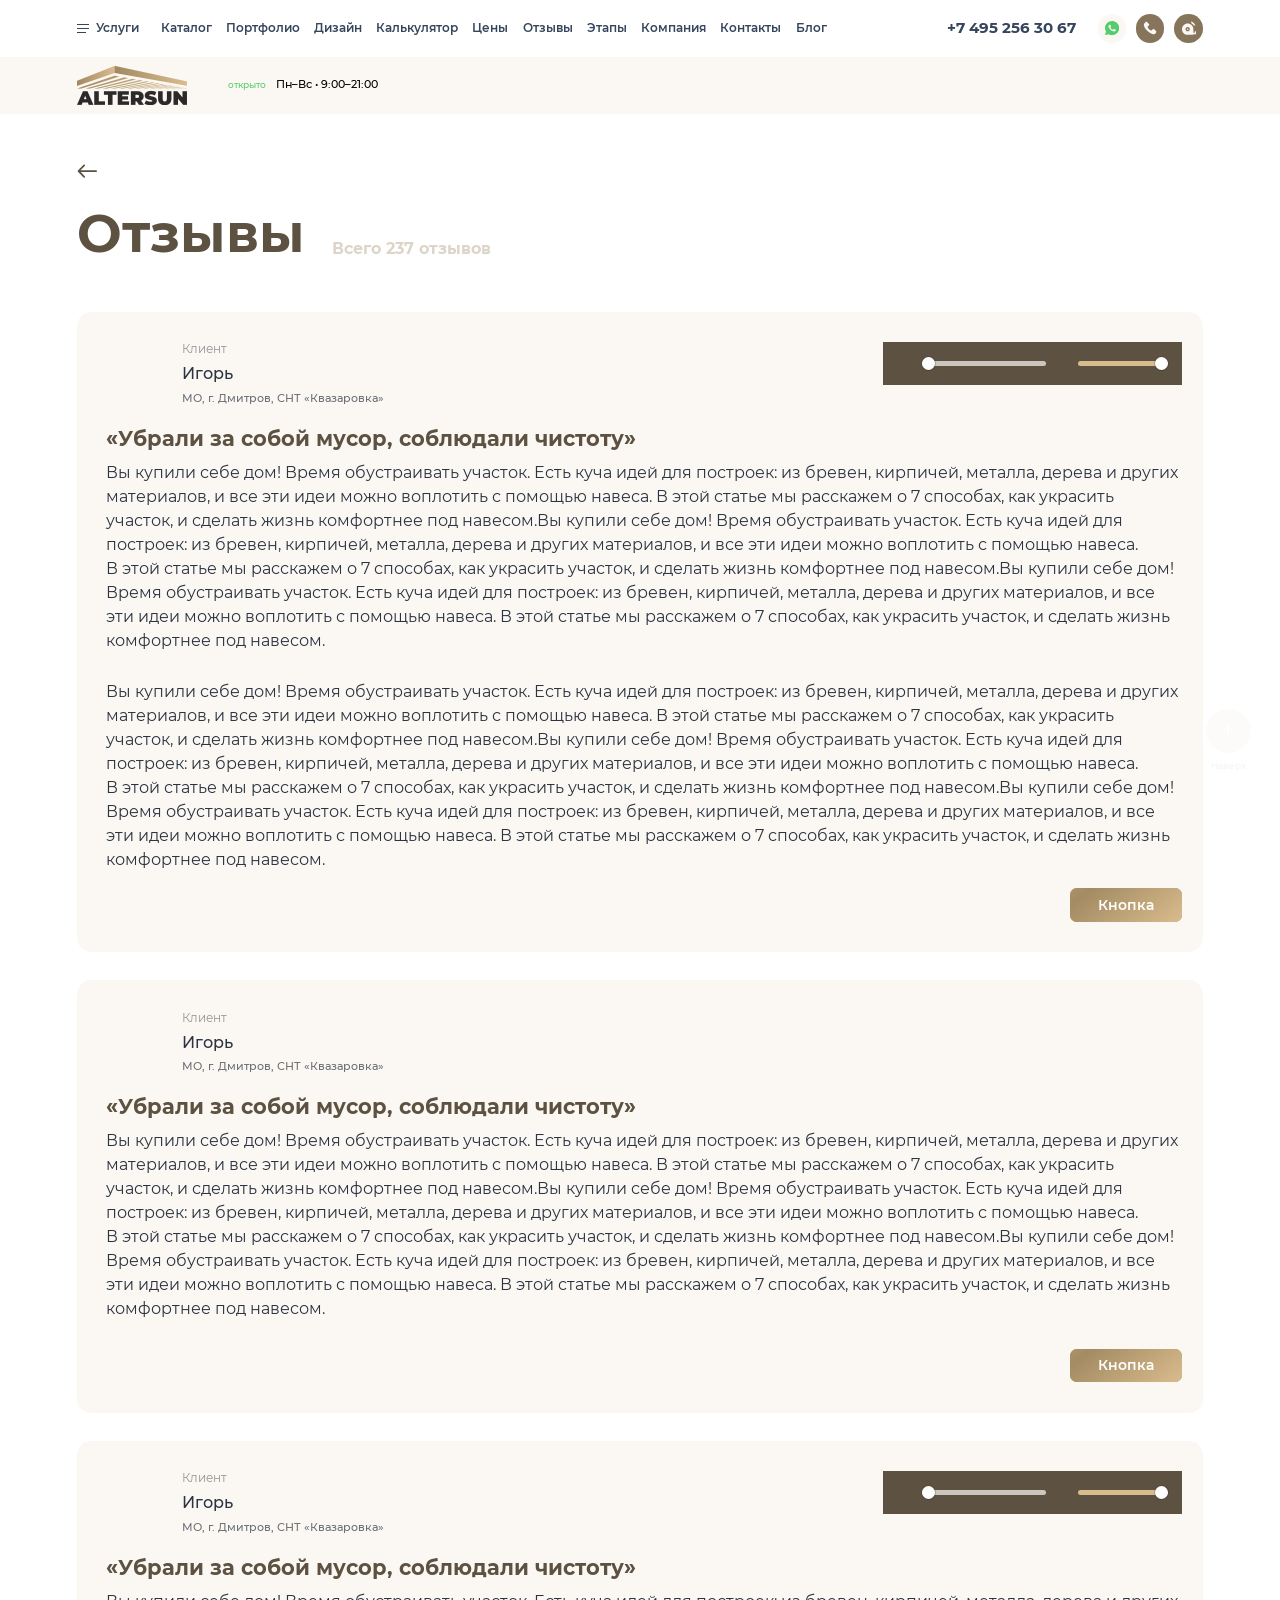
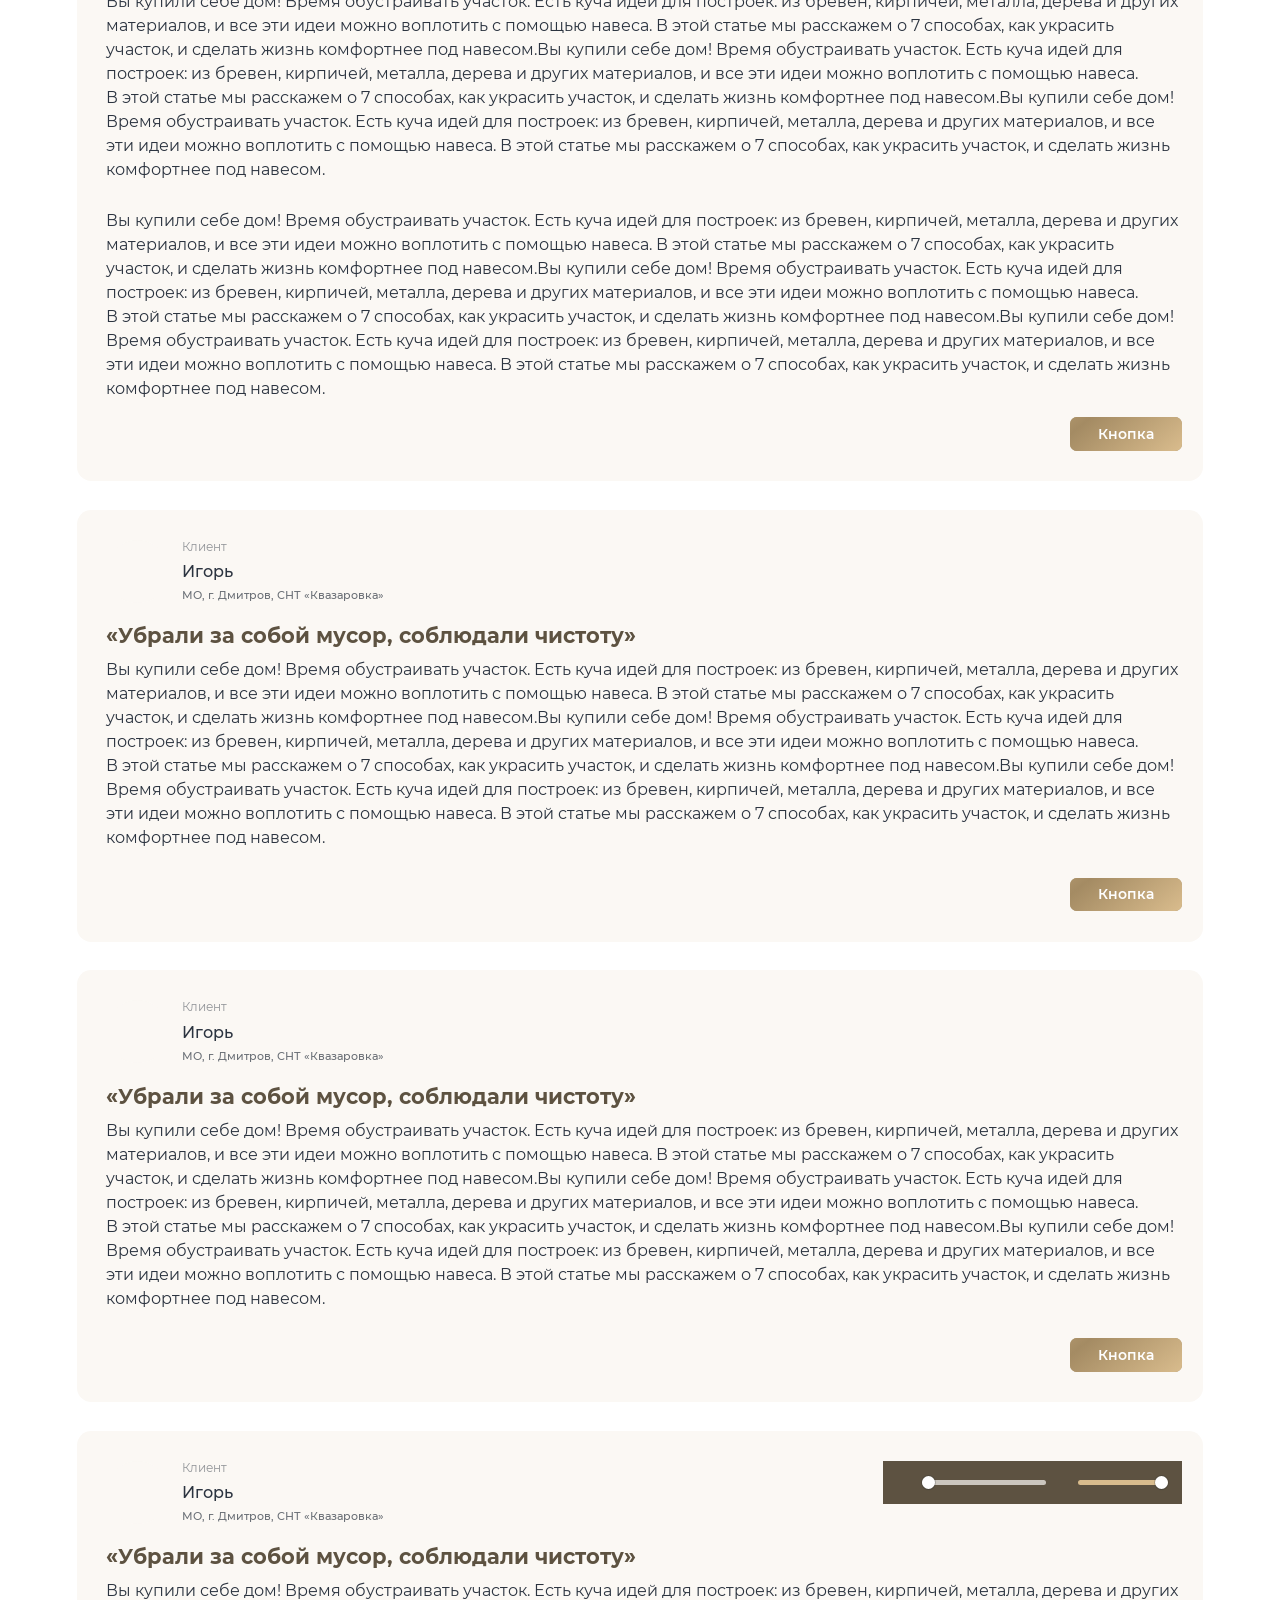
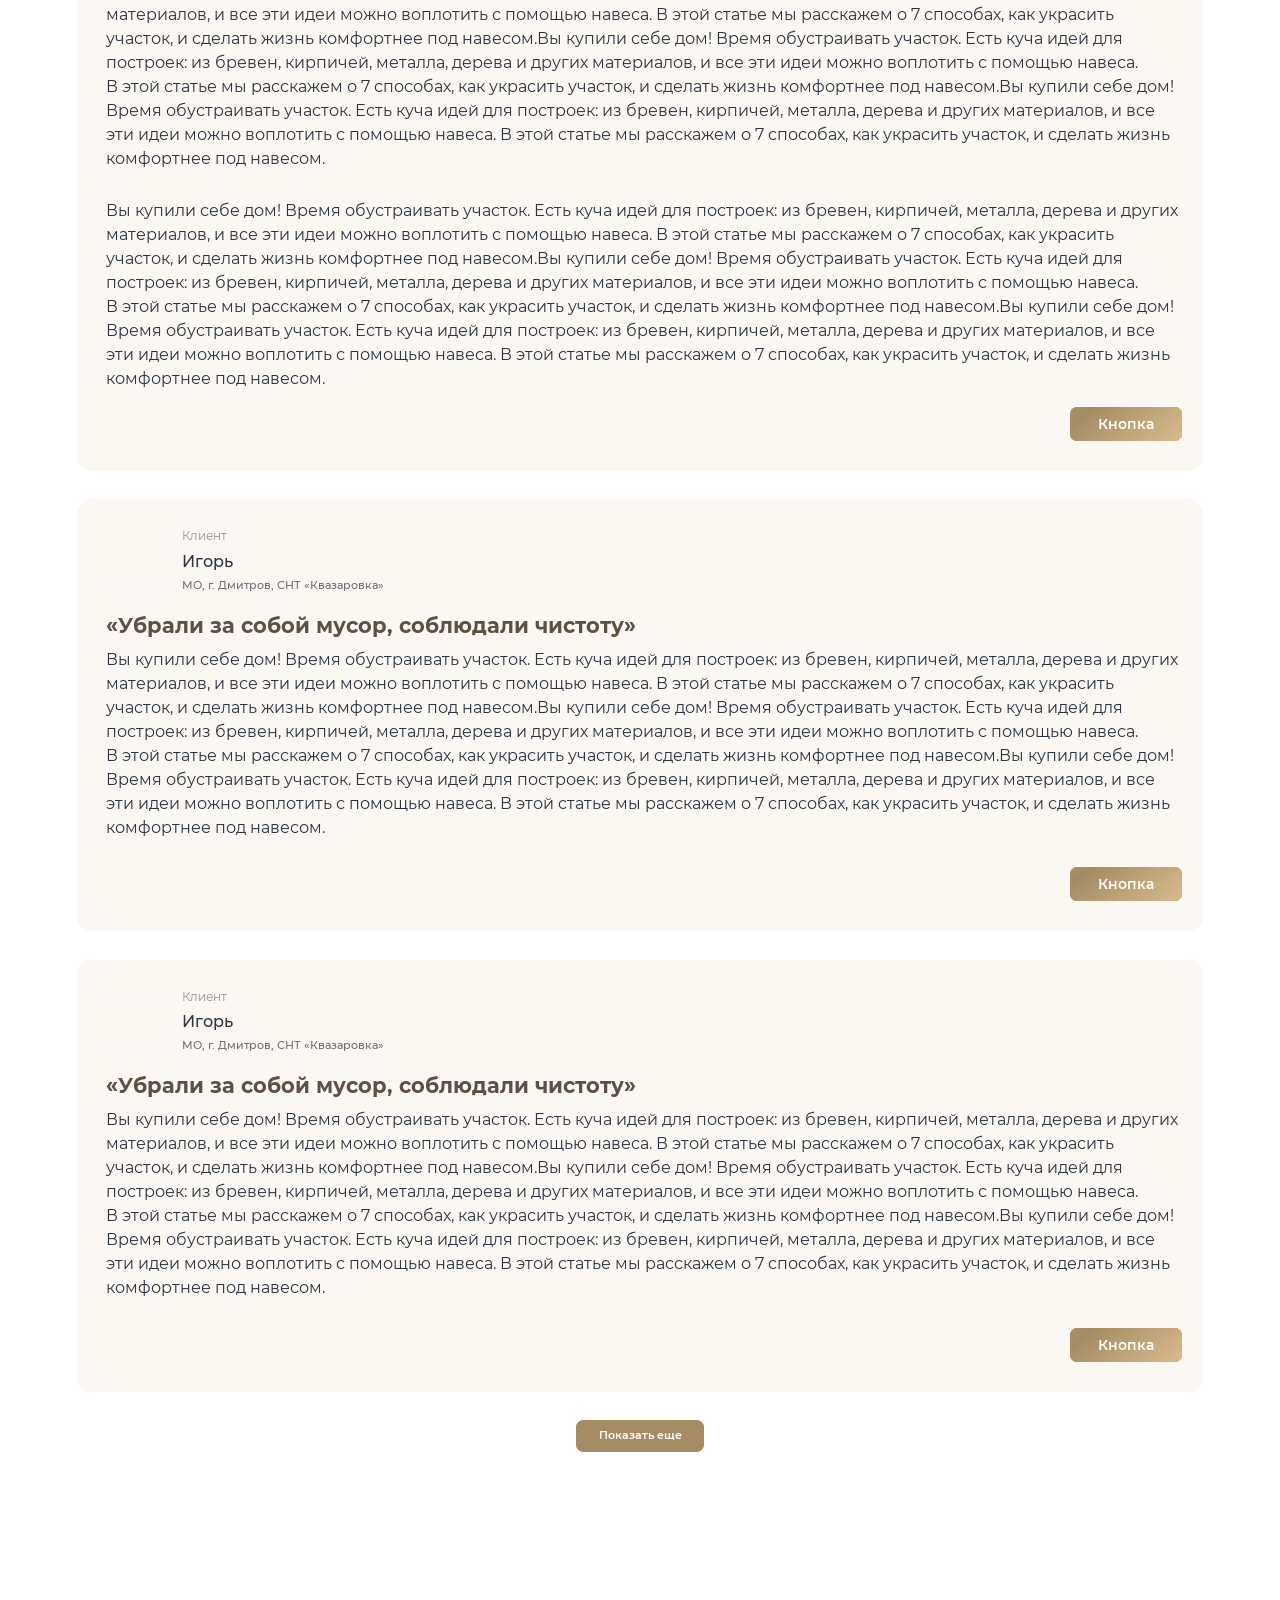
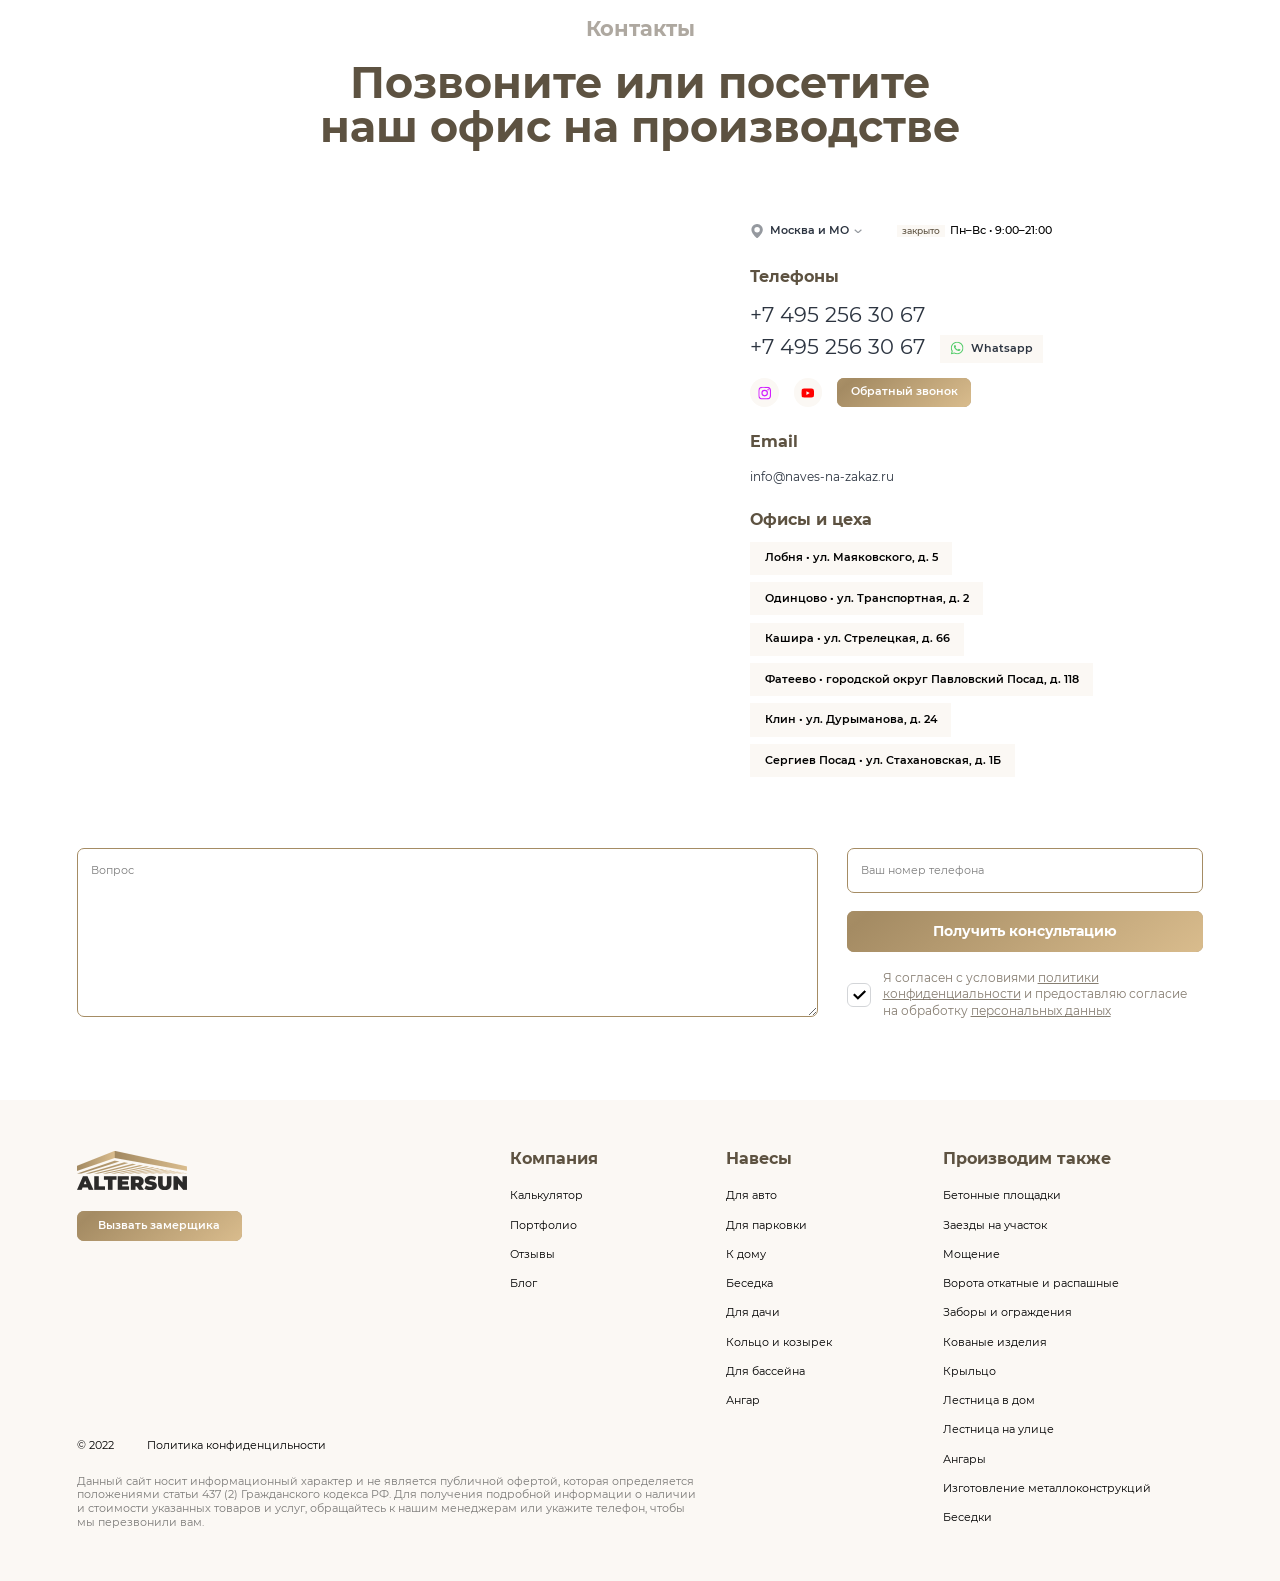
<file: public/04-reviews.html>
<!DOCTYPE html>
<html lang="ru">
	<head>
		<meta charset="utf-8">
		<title>Отзывы</title>
		<meta name="description" content="о чем страница">
		<meta http-equiv="X-UA-Compatible" content="IE=edge">
		<meta name="viewport" content="width=device-width,initial-scale=1.0,  shrink-to-fit=no">
		<link type="image/ico" href="img/favicon.ico" rel="shortcut icon"><meta name="format-detection" content="telephone=no"> 
		<link href="libs/swiper/swiper.min.css" rel="stylesheet"/>
		<link href="libs/@fancyapps/ui/fancybox.css" rel="stylesheet"/>
		<link href="libs/plyr/plyr.css" rel="stylesheet"/>
		<link href="css/main.min.css" rel="stylesheet"/>
	</head>
	<body class="reviews-page">
		<div class="main-wrapper">
			<!-- start header-->
			<header class="header" id="header">
				<!-- start top-nav-->
				<div class="top-nav block-with-lazy">
					<div class="container">
						<div class="row">
							<div class="col-auto d-lg-none">
								<div class="toggle-menu-mobile toggle-menu-mobile--js"><span></span>
								</div>
							</div>
							<div class="col-auto d-none d-lg-block">
								<div class="services-dropdown dropdown">
									<div class="services-dropdown__btn dropdown__btn">
										<div class="services-dropdown__toggle-icon"><span></span>
										</div><span>Услуги</span>
									</div>
									<div class="services-dropdown__content dropdown__content">
										<div class="container">
											<div class="row">
												<div class="col-3">
													<h6> <img src="img/svg/dropdown-1.svg" alt="" loading="lazy"/>Навесы
													</h6>
													<ul>
														<li><a href="#">Для машин</a></li>
														<li><a href="#">К дому</a></li>
														<li><a href="#">Для бассейна</a></li>
														<li><a href="#">Кованые</a></li>
														<li><a href="#">Беседки</a></li>
														<li><a href="#">Козырьки</a></li>
														<li><a href="#">Другие</a></li>
													</ul>
												</div>
												<div class="col-6">
													<h6> <img src="img/svg/dropdown-2.svg" alt="" loading="lazy"/>Дополнительные услуги
													</h6>
													<ul class="services-dropdown__large-list">
														<li><a href="#">Гаражи из сэндвич панелей</a></li>
														<li><a href="#">Террасы и веранды из ДПК</a></li>
														<li><a href="#">Заборы</a></li>
														<li><a href="#">Ограждения</a></li>
														<li><a href="#">Откатные ворота</a></li>
														<li><a href="#">Распашные ворота</a></li>
														<li><a href="#">Торговые павильоны</a></li>
														<li><a href="#">Быстровозводимые здания</a></li>
														<li><a href="#">Металлокаркасы лестниц</a></li>
														<li><a href="#">Мощение</a></li>
														<li><a href="#">Откатные ворота</a></li>
														<li><a href="#">Промышленные откатные ворота</a></li>
														<li><a href="#">Распашные ворота</a></li>
														<li><a href="#">Рулонные ворота</a></li>
														<li><a href="#">Комплекты для откатных ворот</a></li>
														<li><a href="#">Калитки</a></li>
													</ul>
												</div>
												<div class="col-3">
													<h6> <img src="img/svg/dropdown-3.svg" alt="" loading="lazy"/>О компании
													</h6>
													<ul>
														<li><a href="#">Портфолио работ</a></li>
														<li><a href="#">Отзывы клиентов</a></li>
														<li><a href="#">Калькулятор навесов</a></li>
														<li><a href="#">Как заказать навес</a></li>
														<li><a href="#">Сертификаты качества</a></li>
														<li><a href="#">О компании</a></li>
														<li><a href="#">Блог</a></li>
													</ul>
												</div>
											</div>
										</div>
									</div>
								</div>
							</div>
							<div class="top-nav__col col-auto">
								<div class="menu-mobile menu-mobile--js">
									<div class="menu-mobile__inner">
										<div class="dd-group dd-group-js">
											<div class="accordion-item">
												<div class="accordion-item__head dd-head-js active">
													<h4><img src="img/svg/dropdown-1.svg" alt="" loading="lazy"/>Навесы
													</h4>
													<svg class="icon icon-chevron-right ">
														<use xlink:href="img/svg/sprite.svg#chevron-right"></use>
													</svg>
												</div>
												<div class="accordion-item__content dd-content-js active">
													<ul>
														<li><a href="#">Для машин</a></li>
														<li><a href="#">К дому</a></li>
														<li><a href="#">Для бассейна</a></li>
														<li><a href="#">Кованые</a></li>
														<li><a href="#">Беседки</a></li>
														<li><a href="#">Козырьки</a></li>
														<li><a href="#">Другие</a></li>
													</ul>
												</div>
											</div>
											<div class="accordion-item">
												<div class="accordion-item__head dd-head-js">
													<h4><img src="img/svg/dropdown-2.svg" alt="" loading="lazy"/>Дополнительные услуги
													</h4>
													<svg class="icon icon-chevron-right ">
														<use xlink:href="img/svg/sprite.svg#chevron-right"></use>
													</svg>
												</div>
												<div class="accordion-item__content dd-content-js">
													<ul class="accordion-item__large-list">
														<li><a href="#">Гаражи из сэндвич панелей</a></li>
														<li><a href="#">Террасы и веранды из ДПК</a></li>
														<li><a href="#">Заборы</a></li>
														<li><a href="#">Ограждения</a></li>
														<li><a href="#">Откатные ворота</a></li>
														<li><a href="#">Распашные ворота</a></li>
														<li><a href="#">Торговые павильоны</a></li>
														<li><a href="#">Быстровозводимые здания</a></li>
														<li><a href="#">Металлокаркасы лестниц</a></li>
														<li><a href="#">Мощение</a></li>
														<li><a href="#">Откатные ворота</a></li>
														<li><a href="#">Промышленные откатные ворота</a></li>
														<li><a href="#">Распашные ворота</a></li>
														<li><a href="#">Рулонные ворота</a></li>
														<li><a href="#">Комплекты для откатных ворот</a></li>
														<li><a href="#">Калитки</a></li>
													</ul>
												</div>
											</div>
											<div class="accordion-item">
												<div class="accordion-item__head dd-head-js">
													<h4><img src="img/svg/dropdown-3.svg" alt="" loading="lazy"/>О компании
													</h4>
													<svg class="icon icon-chevron-right ">
														<use xlink:href="img/svg/sprite.svg#chevron-right"></use>
													</svg>
												</div>
												<div class="accordion-item__content dd-content-js">
													<ul>
														<li><a href="#">Портфолио работ</a></li>
														<li><a href="#">Отзывы клиентов</a></li>
														<li><a href="#">Калькулятор навесов</a></li>
														<li><a href="#">Как заказать навес</a></li>
														<li><a href="#">Сертификаты качества</a></li>
														<li><a href="#">О компании</a></li>
														<li><a href="#">Блог</a></li>
													</ul>
												</div>
											</div>
										</div>
										<ul class="menu" itemscope="itemscope" itemtype="http://schema.org/SiteNavigationElement">
											<li class="menu-item" itemprop="item"><a href="#" itemprop="url">Каталог</a></li>
											<li class="menu-item" itemprop="item"><a href="#" itemprop="url">Портфолио</a></li>
											<li class="menu-item" itemprop="item"><a href="#" itemprop="url">Дизайн</a></li>
											<li class="menu-item" itemprop="item"><a href="#" itemprop="url">Калькулятор</a></li>
											<li class="menu-item" itemprop="item"><a href="#" itemprop="url">Цены</a></li>
											<li class="menu-item" itemprop="item"><a href="#" itemprop="url">Отзывы</a></li>
											<li class="menu-item" itemprop="item"><a href="#" itemprop="url">Этапы</a></li>
											<li class="menu-item" itemprop="item"><a href="#" itemprop="url">Компания</a></li>
											<li class="menu-item" itemprop="item"><a href="#" itemprop="url">Контакты</a></li>
											<li class="menu-item" itemprop="item"><a href="#" itemprop="url">Блог</a></li>
										</ul>
										<a class="top-nav__link" href="tel:+74952122320">+7 (495) 212-23-20
										</a>
										<a class="top-nav__link" href="tel:+79697778247">
											 +7 (969) 777-82-47
											<svg class="icon icon-wa ">
												<use xlink:href="img/svg/sprite.svg#wa"></use>
											</svg>
										</a>
										<a class="top-nav__email" href="mailto:info@naves-na-zakaz.ru">info@naves-na-zakaz.ru
										</a>
										<div class="top-nav__soc-wrap">
											<div class="soc">
												<a class="soc__item" href="#" target="_blank"><img src="img/svg/yt.svg" alt="" loading="lazy"/>
												</a>
												<a class="soc__item" href="#" target="_blank"><img src="img/svg/inst.svg" alt="" loading="lazy"/>
												</a>
												<a class="soc__item" href="#" target="_blank"><img src="img/svg/vk2.svg" alt="" loading="lazy"/>
												</a>
												<a class="soc__item" href="#" target="_blank"><img src="img/svg/dzen.svg" alt="" loading="lazy"/>
												</a>
											</div>
										</div>
										<div class="top-nav__footer-btn-wrap">
											<div class="row">
												<div class="col-6">
													<a class="top-nav__footer-btn link-modal-js" href="#modal-call" data-title="Вызвать замерщика" data-text="Оставьте свой номер телефона, мы&amp;nbsp;вам перезвоним и&amp;nbsp;договоримся о&amp;nbsp;замере" data-btn="Отправить" data-pic="1">
														<div class="top-nav__icon-wrap">
															<svg class="icon icon-roulette ">
																<use xlink:href="img/svg/sprite.svg#roulette"></use>
															</svg>
														</div>Вызвать замерщика
													</a>
												</div>
												<div class="col-6">
													<a class="top-nav__footer-btn link-modal-js" href="#modal-callback" data-desktop-pic="img/@2x/modal-3.png" data-mobile-pic="img/avatar-1.png">
														<div class="top-nav__icon-wrap">
															<svg class="icon icon-callBack ">
																<use xlink:href="img/svg/sprite.svg#callBack"></use>
															</svg>
														</div>Обратный звонок
													</a>
												</div>
											</div>
										</div>
									</div>
								</div>
							</div>
							<div class="col text-end">
								<div class="top-nav__center-block">
									<a class="logo d-lg-none mt" href="/"><img src="img/logo.png" alt="" loading="lazy"/>
									</a>
									<a class="top-nav__tel mt" href="tel:+74952563067">+7 495 256 30 67
									</a>
								</div>
							</div>
							<div class="col-auto">
								<div class="soc soc--header">
									<a class="soc__item soc__item--whatsapp" href="#" target="_blank">
										<svg class="icon icon-whatsapp ">
											<use xlink:href="img/svg/sprite.svg#whatsapp"></use>
										</svg>
									</a>
									<a class="soc__item soc__item--phone-call link-modal-js" href="#modal-call" data-title="Обратный звонок" data-text="Оставьте свой номер телефона, и&amp;nbsp;мы&amp;nbsp;вам перезвоним в&amp;nbsp;течение 15&amp;nbsp;минут." data-btn="Заказать обратный звонок" data-pic="2">
										<svg class="icon icon-phone-call ">
											<use xlink:href="img/svg/sprite.svg#phone-call"></use>
										</svg>
									</a>
									<a class="soc__item soc__item--measuring d-none d-xl-grid link-modal-js" href="#modal-call" data-title="Вызвать замерщика" data-text="Оставьте свой номер телефона, мы&amp;nbsp;вам перезвоним и&amp;nbsp;договоримся о&amp;nbsp;замере" data-btn="Отправить" data-pic="1">
										<svg class="icon icon-measuring ">
											<use xlink:href="img/svg/sprite.svg#measuring"></use>
										</svg>
									</a>
								</div>
							</div>
						</div>
					</div>
				</div>
				<!-- end top-nav-->
				<!-- start topLine-->
				<div class="topLine section d-none d-lg-flex" id="topLine">
					<div class="container">
						<div class="topLine__main-row row">
							<div class="col-auto">
								<a class="logo" href="/"><img src="img/logo.png" alt="" loading="lazy"/>
								</a>
							</div>
							<div class="col-auto">
								<div class="schedule"><span>открыто</span><span>Пн&ndash;Вс &bull; 9:00&ndash;21:00</span>
								</div>
							</div>
						</div>
					</div>
				</div>
				<!-- end topLine-->
			</header>
			<!-- end header-->
			<div class="page-head">
				<div class="container">
					<div class="page-head__row row">
						<div class="col-auto">
							<a class="page-head__arrow-back" href="#">
								<svg class="icon icon-arrow-left ">
									<use xlink:href="img/svg/sprite.svg#arrow-left"></use>
								</svg>
							</a>
						</div>
					</div>
					<div class="page-head__wrap">
						<h1>Отзывы</h1>
						<p>Всего 237 отзывов</p>
					</div>
				</div>
			</div>
			<!-- start sClientsReviews-->
			<section class="sClientsReviews section" id="sClientsReviews">
				<div class="container">
					<div class="row justify-content-center">
						<div class="col-12">
							<div class="sClientsReviews__wrap">
								<div class="sClientsReviews__profile">
									<div class="sClientsReviews__profile-content">
										<div class="sClientsReviews__avatar bg-wrap">
										</div>
										<div class="sClientsReviews__info"><span>Клиент</span><span>Игорь</span>
											<p>МО, г. Дмитров, СНТ &laquo;Квазаровка&raquo;</p>
										</div>
									</div>
									<audio class="js-player" controls="">
										<source src="audio/sample.mp3" type="audio/mp3"/>
									</audio>
								</div>
								<div class="sClientsReviews__content">
									<h4>&laquo;Убрали за&nbsp;собой мусор, соблюдали чистоту&raquo;</h4>
									<p>Вы&nbsp;купили себе дом! Время обустраивать участок. Есть куча идей для построек: из&nbsp;бревен, кирпичей, металла, дерева и&nbsp;других материалов, и&nbsp;все эти идеи можно воплотить с&nbsp;помощью навеса. В&nbsp;этой статье мы&nbsp;расскажем о&nbsp;7&nbsp;способах, как украсить участок, и&nbsp;сделать жизнь комфортнее под навесом.Вы купили себе дом! Время обустраивать участок. Есть куча идей для построек: из&nbsp;бревен, кирпичей, металла, дерева и&nbsp;других материалов, и&nbsp;все эти идеи можно воплотить с&nbsp;помощью навеса. В&nbsp;этой статье мы&nbsp;расскажем о&nbsp;7&nbsp;способах, как украсить участок, и&nbsp;сделать жизнь комфортнее под навесом.Вы купили себе дом! Время обустраивать участок. Есть куча идей для построек: из&nbsp;бревен, кирпичей, металла, дерева и&nbsp;других материалов, и&nbsp;все эти идеи можно воплотить с&nbsp;помощью навеса. В&nbsp;этой статье мы&nbsp;расскажем о&nbsp;7&nbsp;способах, как украсить участок, и&nbsp;сделать жизнь комфортнее под навесом.</p>
									<p>Вы&nbsp;купили себе дом! Время обустраивать участок. Есть куча идей для построек: из&nbsp;бревен, кирпичей, металла, дерева и&nbsp;других материалов, и&nbsp;все эти идеи можно воплотить с&nbsp;помощью навеса. В&nbsp;этой статье мы&nbsp;расскажем о&nbsp;7&nbsp;способах, как украсить участок, и&nbsp;сделать жизнь комфортнее под навесом.Вы купили себе дом! Время обустраивать участок. Есть куча идей для построек: из&nbsp;бревен, кирпичей, металла, дерева и&nbsp;других материалов, и&nbsp;все эти идеи можно воплотить с&nbsp;помощью навеса. В&nbsp;этой статье мы&nbsp;расскажем о&nbsp;7&nbsp;способах, как украсить участок, и&nbsp;сделать жизнь комфортнее под навесом.Вы купили себе дом! Время обустраивать участок. Есть куча идей для построек: из&nbsp;бревен, кирпичей, металла, дерева и&nbsp;других материалов, и&nbsp;все эти идеи можно воплотить с&nbsp;помощью навеса. В&nbsp;этой статье мы&nbsp;расскажем о&nbsp;7&nbsp;способах, как украсить участок, и&nbsp;сделать жизнь комфортнее под навесом.</p>
									<div class="text-end mt-3"><a class="btn btn-primary btn-gradient" href="#">Кнопка </a></div>
								</div>
							</div>
						</div>
						<div class="col-12">
							<div class="sClientsReviews__wrap">
								<div class="sClientsReviews__profile">
									<div class="sClientsReviews__profile-content">
										<div class="sClientsReviews__avatar">
										</div>
										<div class="sClientsReviews__info"><span>Клиент</span><span>Игорь</span>
											<p>МО, г. Дмитров, СНТ &laquo;Квазаровка&raquo;</p>
										</div>
									</div>
								</div>
								<div class="sClientsReviews__content">
									<h4>&laquo;Убрали за&nbsp;собой мусор, соблюдали чистоту&raquo;</h4>
									<p>Вы&nbsp;купили себе дом! Время обустраивать участок. Есть куча идей для построек: из&nbsp;бревен, кирпичей, металла, дерева и&nbsp;других материалов, и&nbsp;все эти идеи можно воплотить с&nbsp;помощью навеса. В&nbsp;этой статье мы&nbsp;расскажем о&nbsp;7&nbsp;способах, как украсить участок, и&nbsp;сделать жизнь комфортнее под навесом.Вы купили себе дом! Время обустраивать участок. Есть куча идей для построек: из&nbsp;бревен, кирпичей, металла, дерева и&nbsp;других материалов, и&nbsp;все эти идеи можно воплотить с&nbsp;помощью навеса. В&nbsp;этой статье мы&nbsp;расскажем о&nbsp;7&nbsp;способах, как украсить участок, и&nbsp;сделать жизнь комфортнее под навесом.Вы купили себе дом! Время обустраивать участок. Есть куча идей для построек: из&nbsp;бревен, кирпичей, металла, дерева и&nbsp;других материалов, и&nbsp;все эти идеи можно воплотить с&nbsp;помощью навеса. В&nbsp;этой статье мы&nbsp;расскажем о&nbsp;7&nbsp;способах, как украсить участок, и&nbsp;сделать жизнь комфортнее под навесом.</p>
									<div class="text-end mt-3"><a class="btn btn-primary btn-gradient" href="#">Кнопка </a></div>
								</div>
							</div>
						</div>
						<div class="col-12">
							<div class="sClientsReviews__wrap">
								<div class="sClientsReviews__profile">
									<div class="sClientsReviews__profile-content">
										<div class="sClientsReviews__avatar">
										</div>
										<div class="sClientsReviews__info"><span>Клиент</span><span>Игорь</span>
											<p>МО, г. Дмитров, СНТ &laquo;Квазаровка&raquo;</p>
										</div>
									</div>
									<audio class="js-player" controls="">
										<source src="audio/sample.mp3" type="audio/mp3"/>
									</audio>
								</div>
								<div class="sClientsReviews__content">
									<h4>&laquo;Убрали за&nbsp;собой мусор, соблюдали чистоту&raquo;</h4>
									<p>Вы&nbsp;купили себе дом! Время обустраивать участок. Есть куча идей для построек: из&nbsp;бревен, кирпичей, металла, дерева и&nbsp;других материалов, и&nbsp;все эти идеи можно воплотить с&nbsp;помощью навеса. В&nbsp;этой статье мы&nbsp;расскажем о&nbsp;7&nbsp;способах, как украсить участок, и&nbsp;сделать жизнь комфортнее под навесом.Вы купили себе дом! Время обустраивать участок. Есть куча идей для построек: из&nbsp;бревен, кирпичей, металла, дерева и&nbsp;других материалов, и&nbsp;все эти идеи можно воплотить с&nbsp;помощью навеса. В&nbsp;этой статье мы&nbsp;расскажем о&nbsp;7&nbsp;способах, как украсить участок, и&nbsp;сделать жизнь комфортнее под навесом.Вы купили себе дом! Время обустраивать участок. Есть куча идей для построек: из&nbsp;бревен, кирпичей, металла, дерева и&nbsp;других материалов, и&nbsp;все эти идеи можно воплотить с&nbsp;помощью навеса. В&nbsp;этой статье мы&nbsp;расскажем о&nbsp;7&nbsp;способах, как украсить участок, и&nbsp;сделать жизнь комфортнее под навесом.</p>
									<p>Вы&nbsp;купили себе дом! Время обустраивать участок. Есть куча идей для построек: из&nbsp;бревен, кирпичей, металла, дерева и&nbsp;других материалов, и&nbsp;все эти идеи можно воплотить с&nbsp;помощью навеса. В&nbsp;этой статье мы&nbsp;расскажем о&nbsp;7&nbsp;способах, как украсить участок, и&nbsp;сделать жизнь комфортнее под навесом.Вы купили себе дом! Время обустраивать участок. Есть куча идей для построек: из&nbsp;бревен, кирпичей, металла, дерева и&nbsp;других материалов, и&nbsp;все эти идеи можно воплотить с&nbsp;помощью навеса. В&nbsp;этой статье мы&nbsp;расскажем о&nbsp;7&nbsp;способах, как украсить участок, и&nbsp;сделать жизнь комфортнее под навесом.Вы купили себе дом! Время обустраивать участок. Есть куча идей для построек: из&nbsp;бревен, кирпичей, металла, дерева и&nbsp;других материалов, и&nbsp;все эти идеи можно воплотить с&nbsp;помощью навеса. В&nbsp;этой статье мы&nbsp;расскажем о&nbsp;7&nbsp;способах, как украсить участок, и&nbsp;сделать жизнь комфортнее под навесом.</p>
									<div class="text-end mt-3"><a class="btn btn-primary btn-gradient" href="#">Кнопка </a></div>
								</div>
							</div>
						</div>
						<div class="col-12">
							<div class="sClientsReviews__wrap">
								<div class="sClientsReviews__profile">
									<div class="sClientsReviews__profile-content">
										<div class="sClientsReviews__avatar">
										</div>
										<div class="sClientsReviews__info"><span>Клиент</span><span>Игорь</span>
											<p>МО, г. Дмитров, СНТ &laquo;Квазаровка&raquo;</p>
										</div>
									</div>
								</div>
								<div class="sClientsReviews__content">
									<h4>&laquo;Убрали за&nbsp;собой мусор, соблюдали чистоту&raquo;</h4>
									<p>Вы&nbsp;купили себе дом! Время обустраивать участок. Есть куча идей для построек: из&nbsp;бревен, кирпичей, металла, дерева и&nbsp;других материалов, и&nbsp;все эти идеи можно воплотить с&nbsp;помощью навеса. В&nbsp;этой статье мы&nbsp;расскажем о&nbsp;7&nbsp;способах, как украсить участок, и&nbsp;сделать жизнь комфортнее под навесом.Вы купили себе дом! Время обустраивать участок. Есть куча идей для построек: из&nbsp;бревен, кирпичей, металла, дерева и&nbsp;других материалов, и&nbsp;все эти идеи можно воплотить с&nbsp;помощью навеса. В&nbsp;этой статье мы&nbsp;расскажем о&nbsp;7&nbsp;способах, как украсить участок, и&nbsp;сделать жизнь комфортнее под навесом.Вы купили себе дом! Время обустраивать участок. Есть куча идей для построек: из&nbsp;бревен, кирпичей, металла, дерева и&nbsp;других материалов, и&nbsp;все эти идеи можно воплотить с&nbsp;помощью навеса. В&nbsp;этой статье мы&nbsp;расскажем о&nbsp;7&nbsp;способах, как украсить участок, и&nbsp;сделать жизнь комфортнее под навесом.</p>
									<div class="text-end mt-3"><a class="btn btn-primary btn-gradient" href="#">Кнопка </a></div>
								</div>
							</div>
						</div>
						<div class="col-12">
							<div class="sClientsReviews__wrap">
								<div class="sClientsReviews__profile">
									<div class="sClientsReviews__profile-content">
										<div class="sClientsReviews__avatar">
										</div>
										<div class="sClientsReviews__info"><span>Клиент</span><span>Игорь</span>
											<p>МО, г. Дмитров, СНТ &laquo;Квазаровка&raquo;</p>
										</div>
									</div>
								</div>
								<div class="sClientsReviews__content">
									<h4>&laquo;Убрали за&nbsp;собой мусор, соблюдали чистоту&raquo;</h4>
									<p>Вы&nbsp;купили себе дом! Время обустраивать участок. Есть куча идей для построек: из&nbsp;бревен, кирпичей, металла, дерева и&nbsp;других материалов, и&nbsp;все эти идеи можно воплотить с&nbsp;помощью навеса. В&nbsp;этой статье мы&nbsp;расскажем о&nbsp;7&nbsp;способах, как украсить участок, и&nbsp;сделать жизнь комфортнее под навесом.Вы купили себе дом! Время обустраивать участок. Есть куча идей для построек: из&nbsp;бревен, кирпичей, металла, дерева и&nbsp;других материалов, и&nbsp;все эти идеи можно воплотить с&nbsp;помощью навеса. В&nbsp;этой статье мы&nbsp;расскажем о&nbsp;7&nbsp;способах, как украсить участок, и&nbsp;сделать жизнь комфортнее под навесом.Вы купили себе дом! Время обустраивать участок. Есть куча идей для построек: из&nbsp;бревен, кирпичей, металла, дерева и&nbsp;других материалов, и&nbsp;все эти идеи можно воплотить с&nbsp;помощью навеса. В&nbsp;этой статье мы&nbsp;расскажем о&nbsp;7&nbsp;способах, как украсить участок, и&nbsp;сделать жизнь комфортнее под навесом.</p>
									<div class="text-end mt-3"><a class="btn btn-primary btn-gradient" href="#">Кнопка </a></div>
								</div>
							</div>
						</div>
						<div class="col-12">
							<div class="sClientsReviews__wrap">
								<div class="sClientsReviews__profile">
									<div class="sClientsReviews__profile-content">
										<div class="sClientsReviews__avatar">
										</div>
										<div class="sClientsReviews__info"><span>Клиент</span><span>Игорь</span>
											<p>МО, г. Дмитров, СНТ &laquo;Квазаровка&raquo;</p>
										</div>
									</div>
									<audio class="js-player" controls="">
										<source src="audio/sample.mp3" type="audio/mp3"/>
									</audio>
								</div>
								<div class="sClientsReviews__content">
									<h4>&laquo;Убрали за&nbsp;собой мусор, соблюдали чистоту&raquo;</h4>
									<p>Вы&nbsp;купили себе дом! Время обустраивать участок. Есть куча идей для построек: из&nbsp;бревен, кирпичей, металла, дерева и&nbsp;других материалов, и&nbsp;все эти идеи можно воплотить с&nbsp;помощью навеса. В&nbsp;этой статье мы&nbsp;расскажем о&nbsp;7&nbsp;способах, как украсить участок, и&nbsp;сделать жизнь комфортнее под навесом.Вы купили себе дом! Время обустраивать участок. Есть куча идей для построек: из&nbsp;бревен, кирпичей, металла, дерева и&nbsp;других материалов, и&nbsp;все эти идеи можно воплотить с&nbsp;помощью навеса. В&nbsp;этой статье мы&nbsp;расскажем о&nbsp;7&nbsp;способах, как украсить участок, и&nbsp;сделать жизнь комфортнее под навесом.Вы купили себе дом! Время обустраивать участок. Есть куча идей для построек: из&nbsp;бревен, кирпичей, металла, дерева и&nbsp;других материалов, и&nbsp;все эти идеи можно воплотить с&nbsp;помощью навеса. В&nbsp;этой статье мы&nbsp;расскажем о&nbsp;7&nbsp;способах, как украсить участок, и&nbsp;сделать жизнь комфортнее под навесом.</p>
									<p>Вы&nbsp;купили себе дом! Время обустраивать участок. Есть куча идей для построек: из&nbsp;бревен, кирпичей, металла, дерева и&nbsp;других материалов, и&nbsp;все эти идеи можно воплотить с&nbsp;помощью навеса. В&nbsp;этой статье мы&nbsp;расскажем о&nbsp;7&nbsp;способах, как украсить участок, и&nbsp;сделать жизнь комфортнее под навесом.Вы купили себе дом! Время обустраивать участок. Есть куча идей для построек: из&nbsp;бревен, кирпичей, металла, дерева и&nbsp;других материалов, и&nbsp;все эти идеи можно воплотить с&nbsp;помощью навеса. В&nbsp;этой статье мы&nbsp;расскажем о&nbsp;7&nbsp;способах, как украсить участок, и&nbsp;сделать жизнь комфортнее под навесом.Вы купили себе дом! Время обустраивать участок. Есть куча идей для построек: из&nbsp;бревен, кирпичей, металла, дерева и&nbsp;других материалов, и&nbsp;все эти идеи можно воплотить с&nbsp;помощью навеса. В&nbsp;этой статье мы&nbsp;расскажем о&nbsp;7&nbsp;способах, как украсить участок, и&nbsp;сделать жизнь комфортнее под навесом.</p>
									<div class="text-end mt-3"><a class="btn btn-primary btn-gradient" href="#">Кнопка </a></div>
								</div>
							</div>
						</div>
						<div class="col-12">
							<div class="sClientsReviews__wrap">
								<div class="sClientsReviews__profile">
									<div class="sClientsReviews__profile-content">
										<div class="sClientsReviews__avatar">
										</div>
										<div class="sClientsReviews__info"><span>Клиент</span><span>Игорь</span>
											<p>МО, г. Дмитров, СНТ &laquo;Квазаровка&raquo;</p>
										</div>
									</div>
								</div>
								<div class="sClientsReviews__content">
									<h4>&laquo;Убрали за&nbsp;собой мусор, соблюдали чистоту&raquo;</h4>
									<p>Вы&nbsp;купили себе дом! Время обустраивать участок. Есть куча идей для построек: из&nbsp;бревен, кирпичей, металла, дерева и&nbsp;других материалов, и&nbsp;все эти идеи можно воплотить с&nbsp;помощью навеса. В&nbsp;этой статье мы&nbsp;расскажем о&nbsp;7&nbsp;способах, как украсить участок, и&nbsp;сделать жизнь комфортнее под навесом.Вы купили себе дом! Время обустраивать участок. Есть куча идей для построек: из&nbsp;бревен, кирпичей, металла, дерева и&nbsp;других материалов, и&nbsp;все эти идеи можно воплотить с&nbsp;помощью навеса. В&nbsp;этой статье мы&nbsp;расскажем о&nbsp;7&nbsp;способах, как украсить участок, и&nbsp;сделать жизнь комфортнее под навесом.Вы купили себе дом! Время обустраивать участок. Есть куча идей для построек: из&nbsp;бревен, кирпичей, металла, дерева и&nbsp;других материалов, и&nbsp;все эти идеи можно воплотить с&nbsp;помощью навеса. В&nbsp;этой статье мы&nbsp;расскажем о&nbsp;7&nbsp;способах, как украсить участок, и&nbsp;сделать жизнь комфортнее под навесом.</p>
									<div class="text-end mt-3"><a class="btn btn-primary btn-gradient" href="#">Кнопка </a></div>
								</div>
							</div>
						</div>
						<div class="col-12">
							<div class="sClientsReviews__wrap">
								<div class="sClientsReviews__profile">
									<div class="sClientsReviews__profile-content">
										<div class="sClientsReviews__avatar">
										</div>
										<div class="sClientsReviews__info"><span>Клиент</span><span>Игорь</span>
											<p>МО, г. Дмитров, СНТ &laquo;Квазаровка&raquo;</p>
										</div>
									</div>
								</div>
								<div class="sClientsReviews__content">
									<h4>&laquo;Убрали за&nbsp;собой мусор, соблюдали чистоту&raquo;</h4>
									<p>Вы&nbsp;купили себе дом! Время обустраивать участок. Есть куча идей для построек: из&nbsp;бревен, кирпичей, металла, дерева и&nbsp;других материалов, и&nbsp;все эти идеи можно воплотить с&nbsp;помощью навеса. В&nbsp;этой статье мы&nbsp;расскажем о&nbsp;7&nbsp;способах, как украсить участок, и&nbsp;сделать жизнь комфортнее под навесом.Вы купили себе дом! Время обустраивать участок. Есть куча идей для построек: из&nbsp;бревен, кирпичей, металла, дерева и&nbsp;других материалов, и&nbsp;все эти идеи можно воплотить с&nbsp;помощью навеса. В&nbsp;этой статье мы&nbsp;расскажем о&nbsp;7&nbsp;способах, как украсить участок, и&nbsp;сделать жизнь комфортнее под навесом.Вы купили себе дом! Время обустраивать участок. Есть куча идей для построек: из&nbsp;бревен, кирпичей, металла, дерева и&nbsp;других материалов, и&nbsp;все эти идеи можно воплотить с&nbsp;помощью навеса. В&nbsp;этой статье мы&nbsp;расскажем о&nbsp;7&nbsp;способах, как украсить участок, и&nbsp;сделать жизнь комфортнее под навесом.</p>
									<div class="text-end mt-3"><a class="btn btn-primary btn-gradient" href="#">Кнопка </a></div>
								</div>
							</div>
						</div>
						<div class="col-auto">
							<button class="btn btn-primary btn-sm">Показать еще</button>
						</div>
					</div>
				</div>
			</section>
			<!-- end sClientsReviews-->
			<!-- start sContact-->
			<section class="sContact section" id="sContact">
				<div class="container">
					<div class="section-title text-center">
						<h4>Контакты</h4>
						<h2>Позвоните или посетите наш офис на&nbsp;производстве</h2>
					</div>
					<div class="sContact__row row">
						<div class="sContact__col-map col-lg-7 col-xxl-8">
							<div class="d-lg-none">
								<div class="sContact__info">
									<div class="locaton-dropdown dropdown">
										<div class="locaton-dropdown__btn dropdown__btn">
											<svg class="icon icon-geo-tag ">
												<use xlink:href="img/svg/sprite.svg#geo-tag"></use>
											</svg><span>Москва и&nbsp;МО</span>
											<svg class="icon icon-chevron-down ">
												<use xlink:href="img/svg/sprite.svg#chevron-down"></use>
											</svg>
										</div>
										<div class="locaton-dropdown__content dropdown__content">
											<a class="locaton-dropdown__item" href="#">Москва и&nbsp;МО
											</a>
											<a class="locaton-dropdown__item" href="#">Санкт-Петербург и&nbsp;область
											</a>
											<a class="locaton-dropdown__item" href="#">И так далее
											</a>
										</div>
									</div>
									<div class="schedule schedule--closed"><span>закрыто</span><span>Пн&ndash;Вс &bull; 9:00&ndash;21:00</span>
									</div>
								</div>
								<div class="sContact__wrap">
									<h5>Телефоны</h5>
									<div class="sContact__content">
										<div class="sContact__phone-number"><a href="tel:+74952563067">+7 495 256 30 67 </a><br/><a href="tel:+74952563067">+7 495 256 30 67 </a>
										</div>
										<div class="sContact__flex">
											<a class="sContact__links" href="#">
												<svg class="icon icon-whatsapp-2 ">
													<use xlink:href="img/svg/sprite.svg#whatsapp-2"></use>
												</svg><span>Whatsapp</span>
											</a>
											<a class="sContact__links" href="#">
												<svg class="icon icon-instagram-map ">
													<use xlink:href="img/svg/sprite.svg#instagram-map"></use>
												</svg>
											</a>
											<a class="sContact__links sContact__links--yt" href="#">
												<svg class="icon icon-youtube ">
													<use xlink:href="img/svg/sprite.svg#youtube"></use>
												</svg>
											</a>
											<a class="sContact__btn btn btn-primary btn-sm btn-gradient link-modal-js" href="#modal-call" data-title="Обратный звонок" data-text="Оставьте свой номер телефона, и&amp;nbsp;мы&amp;nbsp;вам перезвоним в&amp;nbsp;течение 15&amp;nbsp;минут." data-btn="Заказать обратный звонок" data-pic="2">Обратный звонок
											</a>
										</div>
									</div>
								</div>
								<div class="sContact__wrap d-lg-none mb-5">
									<h5>Email</h5><a href="mailto:info@naves-na-zakaz.ru">info@naves-na-zakaz.ru</a>
								</div>
							</div>
							<div class="sContact__map">
								<div id="map"></div><script src="https://api-maps.yandex.ru/2.1/?load=package.standard,package.geoObjects&amp;lang=ru-RU&amp;apikey=2066e304-cee0-4ed2-9cb2-5f6521d5f96c"></script>
								<script>
									//- const map = document.querySelector('#map');
									//- document.addEventListener('DOMContentLoaded', function(event) {
									//- 	ymaps.ready(init);
									//- });
									//- function init () {
									//- 		//- var center = [55.75322550427434,37.65589449999999];
									//- 		var center = [56.01248606874105,37.48441499999996];
									//- 		var myMap = new ymaps.Map("map", {
									//- 						center: center,
									//- 						zoom: 17
									//- 				}),
									//- 				myPlacemark = new ymaps.Placemark([56.01248606874105,37.48441499999996], {
									//- 						// Чтобы балун и хинт открывались на метке, необходимо задать ей определенные свойства.
									//- 						balloonContentHeader: "",
									//- 						balloonContentBody: "Лобня • ул. Маяковского, д. 5",
									//- 						balloonContentFooter: "",
									//- 						hintContent: "Адрес"
									//- 				});
									//- 		myMap.geoObjects.add(myPlacemark);
									
									//- 		myMap.behaviors.disable('scrollZoom');
									//- 		//на мобильных устройствах... (проверяем по userAgent браузера)
									//- 		if (/Android|webOS|iPhone|iPad|iPod|BlackBerry|IEMobile|Opera Mini/i.test(navigator.userAgent)){
									//- 		//... отключаем перетаскивание карты
									//- 			myMap.behaviors.disable('drag');
									//- 		}
									//- 		// Добавляем все метки на карту.
									//- 	};
								</script>
							</div>
						</div>
						<div class="sContact__col-info col-lg-5 col-xxl-4">
							<div class="sContact__info d-none d-lg-flex">
								<div class="locaton-dropdown dropdown">
									<div class="locaton-dropdown__btn dropdown__btn">
										<svg class="icon icon-geo-tag ">
											<use xlink:href="img/svg/sprite.svg#geo-tag"></use>
										</svg><span>Москва и&nbsp;МО</span>
										<svg class="icon icon-chevron-down ">
											<use xlink:href="img/svg/sprite.svg#chevron-down"></use>
										</svg>
									</div>
									<div class="locaton-dropdown__content dropdown__content">
										<a class="locaton-dropdown__item" href="#">Москва и&nbsp;МО
										</a>
										<a class="locaton-dropdown__item" href="#">Санкт-Петербург и&nbsp;область
										</a>
										<a class="locaton-dropdown__item" href="#">И так далее
										</a>
									</div>
								</div>
								<div class="schedule schedule--closed"><span>закрыто</span><span>Пн&ndash;Вс &bull; 9:00&ndash;21:00</span>
								</div>
							</div>
							<div class="sContact__wrap d-none d-lg-block">
								<h5>Телефоны</h5>
								<div class="sContact__content"> 
									<div class="sContact__phone-number"><a href="tel:+74952563067">+7 495 256 30 67 </a><a href="tel:+74952563067">+7 495 256 30 67 </a>
									</div>
									<a class="sContact__links" href="#">
										<svg class="icon icon-whatsapp-2 ">
											<use xlink:href="img/svg/sprite.svg#whatsapp-2"></use>
										</svg><span>Whatsapp</span>
									</a>
									<a class="sContact__links" href="#">
										<svg class="icon icon-instagram-map ">
											<use xlink:href="img/svg/sprite.svg#instagram-map"></use>
										</svg>
									</a>
									<a class="sContact__links sContact__links--yt" href="#">
										<svg class="icon icon-youtube ">
											<use xlink:href="img/svg/sprite.svg#youtube"></use>
										</svg>
									</a>
									<a class="sContact__btn btn btn-primary btn-sm btn-gradient link-modal-js" href="#modal-call" data-title="Обратный звонок" data-text="Оставьте свой номер телефона, и&amp;nbsp;мы&amp;nbsp;вам перезвоним в&amp;nbsp;течение 15&amp;nbsp;минут." data-btn="Заказать обратный звонок" data-pic="2"> Обратный звонок
									</a>
								</div>
							</div>
							<div class="sContact__wrap d-none d-lg-block mb-4">
								<h5>Email</h5><a href="mailto:info@naves-na-zakaz.ru">info@naves-na-zakaz.ru</a>
							</div>
							<div class="sContact__wrap">
								<h5>Офисы и цеха</h5>
								<div class="sContact__map-point" data-mark="56.01248606874105,37.48441499999996" data-zoom="17">Лобня • ул. Маяковского, д. 5
								</div>
								<div class="sContact__map-point" data-mark="55.67169106905855,37.2928495" data-zoom="10">Одинцово • ул. Транспортная, д. 2
								</div>
								<div class="sContact__map-point" data-mark="54.822272569867756,38.150632499999915" data-zoom="17">Кашира • ул. Стрелецкая, д. 66
								</div>
								<div class="sContact__map-point" data-mark="55.749850568991356,38.64405949999995" data-zoom="17">Фатеево • городской округ Павловский Посад, д. 118
								</div>
								<div class="sContact__map-point" data-mark="56.349454568379294,36.75054550000001" data-zoom="17">Клин • ул. Дурыманова, д. 24
								</div>
								<div class="sContact__map-point" data-mark="56.316543568414716,38.15373199999991" data-zoom="17">Сергиев Посад • ул. Стахановская, д. 1Б
								</div>
							</div>
						</div>
					</div>
					<div class="form-wrap">
						<form>
							<div class="row">
								<div class="col-lg-8"> 
									<div class="form-wrap__input-wrap form-group">
										<label><textarea class="form-wrap__input form-control" name="textarea" placeholder="Вопрос"></textarea>
										</label>
									</div>
									<!-- +e.input-wrap-->
								</div>
								<div class="col-lg-4">
									<div class="form-wrap__input-wrap form-group">
										<label><input class="form-wrap__input form-control" name="tel" type="tel" placeholder="Ваш номер телефона"/>
										</label>
									</div>
									<!-- +e.input-wrap-->
									<button class="btn btn btn-primary btn-lg btn-gradient" type="submit">Получить консультацию</button>
									<div class="form-wrap__agreement">
										<label class="custom-input form-check"><input class="custom-input__input form-check-input" name="checkbox" type="checkbox" checked="checked" required="required"/><span class="custom-input__text form-check-label">Я согласен с условиями <a class="link-modal-js" href="#modal-policy">политики конфиденциальности</a> и предоставляю согласие на обработку <a class="link-modal-js" href="#modal-policy">персональных данных</a> </span>
										</label>
									</div>
								</div>
							</div>
						</form>
					</div>
				</div>
			</section>
			<!-- end sContact-->
			<div class="section-wrapper section-wrapper--footer">
				<footer class="footer">
					<div class="container">
						<div class="row">
							<div class="footer__col-main col-lg-9">
								<div class="row">
									<div class="col-lg-4 col-xl-3">
										<div class="footer__head">
											<a class="logo" href="/"><img src="img/logo.png" alt="" loading="lazy"/>
											</a>
										</div>
										<a class="footer__btn btn btn-primary btn-sm btn-gradient link-modal-js" href="#modal-call" data-title="Вызвать замерщика" data-text="Оставьте свой номер телефона, мы&amp;nbsp;вам перезвоним и&amp;nbsp;договоримся о&amp;nbsp;замере" data-btn="Отправить" data-pic="1">Вызвать замерщика 
										</a>
									</div>
									<div class="col-6 col-sm-4 col-xl-3 ml-lg-auto">
										<h6>Компания</h6>
										<ul>
											<li><a href="#">Калькулятор</a></li>
											<li><a href="#">Портфолио</a></li>
											<li><a href="#">Отзывы</a></li>
											<li><a href="#">Блог</a></li>
										</ul>
									</div>
									<div class="col-6 col-sm-4 col-xl-3">
										<h6>Навесы</h6>
										<ul>
											<li><a href="#">Для авто</a></li>
											<li><a href="#">Для парковки</a></li>
											<li><a href="#">К дому</a></li>
											<li><a href="#">Беседка</a></li>
											<li><a href="#">Для дачи</a></li>
											<li><a href="#">Кольцо и козырек</a></li>
											<li><a href="#">Для бассейна</a></li>
											<li><a href="#">Ангар</a></li>
										</ul>
									</div>
									<div class="col-sm-4 d-lg-none">
										<h6>Производим также</h6>
										<ul>
											<li><a href="#">Бетонные площадки</a></li>
											<li><a href="#">Заезды на участок</a></li>
											<li><a href="#">Мощение</a></li>
											<li><a href="#">Ворота откатные и распашные</a></li>
											<li><a href="#">Заборы и ограждения</a></li>
											<li><a href="#">Кованые изделия</a></li>
											<li><a href="#">Крыльцо</a></li>
											<li><a href="#">Лестница в дом</a></li>
											<li><a href="#">Лестница на улице</a></li>
											<li><a href="#">Ангары</a></li>
											<li><a href="#">Изготовление металлоконструкций</a></li>
											<li><a href="#">Беседки </a></li>
										</ul>
									</div>
								</div>
								<div class="footer__content"><span>© 2022</span><a href="#">Политика конфиденцильности</a>
									<p>Данный сайт носит информационный характер и&nbsp;не&nbsp;является публичной офертой, которая определяется положениями статьи 437 (2) Гражданского кодекса РФ. Для получения подробной информации о&nbsp;наличии и&nbsp;стоимости указанных товаров и&nbsp;услуг, обращайтесь к&nbsp;нашим менеджерам или укажите телефон, чтобы мы&nbsp;перезвонили вам.</p>
								</div>
							</div>
							<div class="col-lg-3 d-none d-lg-block">
								<h6>Производим также</h6>
								<ul>
									<li><a href="#">Бетонные площадки</a></li>
									<li><a href="#">Заезды на участок</a></li>
									<li><a href="#">Мощение</a></li>
									<li><a href="#">Ворота откатные и распашные</a></li>
									<li><a href="#">Заборы и ограждения</a></li>
									<li><a href="#">Кованые изделия</a></li>
									<li><a href="#">Крыльцо</a></li>
									<li><a href="#">Лестница в дом</a></li>
									<li><a href="#">Лестница на улице</a></li>
									<li><a href="#">Ангары</a></li>
									<li><a href="#">Изготовление металлоконструкций</a></li>
									<li><a href="#">Беседки </a></li>
								</ul>
							</div>
						</div>
					</div>
				</footer>
			</div>
			<div class="back-top" id="back-top"><a href="#top">
					<svg class="icon icon-arrow-up ">
						<use xlink:href="img/svg/sprite.svg#arrow-up"></use>
					</svg><span>Наверх</span></a>
			</div>
		</div>
		<!--  start modals-->
		<div id="modal-call" style="display: none">
			<div class="modal-win">
				<picture class="modal-pic-js"></picture>
				<div class="form-wrap">
					<form>
						<div class="text-center">
							<h4 class="modal-title-js"></h4>
							<p class="modal-text-js"></p>
						</div>
						<div class="form-wrap__input-wrap form-group">
							<label><input class="form-wrap__input form-control" name="text" type="text" placeholder="Ваше Имя" required="required"/>
							</label>
						</div>
						<!-- +e.input-wrap-->
						<div class="form-wrap__input-wrap form-group">
							<label><input class="form-wrap__input form-control" name="tel" type="tel" placeholder="+7 ___ ___ __ __" required="required"/>
							</label>
						</div>
						<!-- +e.input-wrap-->
						<button class="form-wrap__btn btn btn-gradient" type="submit">
						</button>
						<div class="form-wrap__agreement">
							<label class="custom-input form-check"><input class="custom-input__input form-check-input" name="checkbox" type="checkbox" checked="checked" required="required"/><span class="custom-input__text form-check-label">Я согласен с условиями <a class="link-modal-js" href="#modal-policy">политики конфиденциальности</a> и предоставляю согласие на обработку <a class="link-modal-js" href="#modal-policy">персональных данных</a> </span>
							</label>
						</div>
					</form>
				</div>
				<div class="modal-win__img-wrap bg-wrap">
					<!-- picture-->
					<picture class="picture-bg"> 
						<source type="image/avif" srcset="img/@2x/avif/modal-bg.avif"/>
						<source type="image/webp" srcset="img/@2x/webp/modal-bg.webp"/><img class="object-fit-js" src="img/@2x/modal-bg.jpg" alt="" loading="lazy"/>
					</picture>
					<!-- /picture-->
				</div>
			</div>
		</div>
		<!-- #modal-call-->
		<div id="modal-call-reviews" style="display: none">
			<div class="modal-win modal-win--reviews">
				<div class="sClientsReviews__wrap">
					<div class="row">
						<div class="col-md">
							<div class="sClientsReviews__profile">
								<div class="sClientsReviews__profile-content">
									<div class="sClientsReviews__avatar"></div>
									<div class="sClientsReviews__info"><span>Клиент</span><span>Игорь</span>
										<p>МО, г. Дмитров, СНТ &laquo;Квазаровка&raquo;</p>
									</div>
								</div>
							</div>
						</div>
						<div class="col-md">
							<audio class="js-player" controls="">
								<source src="audio/sample.mp3" type="audio/mp3"/>
							</audio>
						</div>
					</div>
					<div class="modal-win__content">
						<h4>&laquo;Убрали за&nbsp;собой мусор, соблюдали чистоту&raquo;</h4>
						<p>Вы&nbsp;купили себе дом! Время обустраивать участок. Есть куча идей для построек: из&nbsp;бревен, кирпичей, металла, дерева и&nbsp;других материалов, и&nbsp;все эти идеи можно воплотить с&nbsp;помощью навеса. В&nbsp;этой статье мы&nbsp;расскажем о&nbsp;7&nbsp;способах, как украсить участок, и&nbsp;сделать жизнь комфортнее под навесом.Вы купили себе дом! Время обустраивать участок. Есть куча идей для построек: из&nbsp;бревен, кирпичей, металла, дерева и&nbsp;других материалов, и&nbsp;все эти идеи можно воплотить с&nbsp;помощью навеса. В&nbsp;этой статье мы&nbsp;расскажем о&nbsp;7&nbsp;способах, как украсить участок, и&nbsp;сделать жизнь комфортнее под навесом.Вы купили себе дом! Время обустраивать участок. Есть куча идей для построек: из&nbsp;бревен, кирпичей, металла, дерева и&nbsp;других материалов, и&nbsp;все эти идеи можно воплотить с&nbsp;помощью навеса. В&nbsp;этой статье мы&nbsp;расскажем о&nbsp;7&nbsp;способах, как украсить участок, и&nbsp;сделать жизнь комфортнее под навесом.</p>
						<p>Вы&nbsp;купили себе дом! Время обустраивать участок. Есть куча идей для построек: из&nbsp;бревен, кирпичей, металла, дерева и&nbsp;других материалов, и&nbsp;все эти идеи можно воплотить с&nbsp;помощью навеса. В&nbsp;этой статье мы&nbsp;расскажем о&nbsp;7&nbsp;способах, как украсить участок, и&nbsp;сделать жизнь комфортнее под навесом.Вы купили себе дом! Время обустраивать участок. Есть куча идей для построек: из&nbsp;бревен, кирпичей, металла, дерева и&nbsp;других материалов, и&nbsp;все эти идеи можно воплотить с&nbsp;помощью навеса. В&nbsp;этой статье мы&nbsp;расскажем о&nbsp;7&nbsp;способах, как украсить участок, и&nbsp;сделать жизнь комфортнее под навесом.Вы купили себе дом! Время обустраивать участок. Есть куча идей для построек: из&nbsp;бревен, кирпичей, металла, дерева и&nbsp;других материалов, и&nbsp;все эти идеи можно воплотить с&nbsp;помощью навеса. В&nbsp;этой статье мы&nbsp;расскажем о&nbsp;7&nbsp;способах, как украсить участок, и&nbsp;сделать жизнь комфортнее под навесом.</p>
						<div class="text-end mt-3"><a class="btn btn-primary btn-gradient" href="#">Кнопка </a></div>
					</div>
				</div>
			</div>
		</div>
		<!-- #modal-call-reviews-->
		<div id="modal-policy" style="display: none">
			<div class="modal-win modal-win--reviews d-block p-4">
				<p>Политика конфиденциальности объясняет пользователям ресурса <a href="https://naves-na-zakaz.ru/">https://naves-na-zakaz.ru</a>/ (сайт \ мобильное приложение), с какой целью их личная информация собирается, и как будет использоваться.</p>
				<p>Сайт <a href="https://naves-na-zakaz.ru/"> https://naves-na-zakaz.ru/</a> уважает ваше право и соблюдает конфиденциальность при заполнении, передачи и хранении ваших персональных данных.</p>
				<p>Размещение заявки на сайте <a href="https://naves-na-zakaz.ru/">https://naves-na-zakaz.ru</a> означает Ваше согласие на обработку данных и дальнейшей передачи ваших контактных данных компании «Навес на заказ».</p>
				<p>Под персональными данными подразумевается информация, относящаяся к субъекту персональных данных, в частности фамилия, имя и отчество, дата рождения, адрес, контактные реквизиты (телефон, адрес электронной почты), семейное, имущественное положение и иные данные, относимые Федеральным законом от 27 июля 2006 года № 152-ФЗ «О персональных данных» (далее – «Закон») к категории персональных данных.</p>
				<p>Целью обработки персональных данных является оказание сайтом <a href="https://naves-na-zakaz.ru/">https://naves-na-zakaz.ru</a> информационно-справочных услуг, а также информирование об оказываемых услугах компании «Навес на заказ».</p>
				<p>В случае отзыва согласия на обработку своих персональных данных мы обязуемся удалить Ваши персональные данные в срок не позднее 3 рабочих дней. Отзыв согласия можно отправить в электронном виде по адресу: <a href="mailto:info@naves-na-zakaz.ru">info@naves-na-zakaz.ru</a></p>
			</div>
		</div>
		<!-- #modal-policy-->
		<div id="modal-callback" style="display: none">
			<div class="modal-win modal-win--callback">
				<div class="form-wrap">
					<form>
						<div class="row">
							<div class="col-lg-6">
								<div class="form-wrap__wrap">
									<picture class="modal-avatar-js"></picture>
									<div class="text-center">
										<div class="h4">Обратный звонок</div>
										<p>Оставьте свой номер телефона и&nbsp;мы&nbsp;вам перезвоним в&nbsp;течение 15&nbsp;минут</p>
									</div>
									<div class="form-wrap__input-wrap form-group">
										<label><input class="form-wrap__input form-control" name="tel" type="tel" placeholder="Ваш телефон" required="required"/>
										</label>
									</div>
									<!-- +e.input-wrap-->
									<button class="form-wrap__btn btn btn-primary btn-gradient" type="submit">Запросить обратный звонок
									</button>
									<div class="form-wrap__agreement">
										<label class="custom-input form-check"><input class="custom-input__input form-check-input" name="checkbox" type="checkbox" checked="checked" required="required"/><span class="custom-input__text form-check-label">Я согласен с условиями <a class="link-modal-js" href="#modal-policy">политики конфиденциальности</a> и предоставляю согласие на обработку <a class="link-modal-js" href="#modal-policy">персональных данных</a> </span>
										</label>
									</div>
								</div>
							</div>
							<div class="col-lg-6 d-none d-lg-block">
								<div class="form-wrap__img-wrap">
									<!-- picture-->
									<picture> 
										<source type="image/avif" srcset="img/@2x/avif/modal-bg-2.avif"/>
										<source type="image/webp" srcset="img/@2x/webp/modal-bg-2.webp"/><img class="object-fit-js" src="img/@2x/modal-bg-2.jpg" alt="" loading="lazy"/>
									</picture>
									<!-- /picture-->
								</div>
								<picture class="modal-pic-js img"></picture>
							</div>
						</div>
					</form>
				</div>
			</div>
		</div>
		<!-- #modal-callback-->
		<!-- end modals-->
		<script src="libs/jquery/jquery.min.js"></script>
		<script src="libs/@fancyapps/ui/fancybox.umd.js"> </script>
		<script src="libs/swiper/swiper-bundle.min.js"> </script>
		<script src="libs/inputmask/inputmask.min.js"></script>
		<script src="libs/hc-sticky/hc-sticky.js"></script>
		<script src="libs/plyr/plyr.min.js"> </script>
		<script src="js/common.js"></script>
	</body>
</html>
</file>
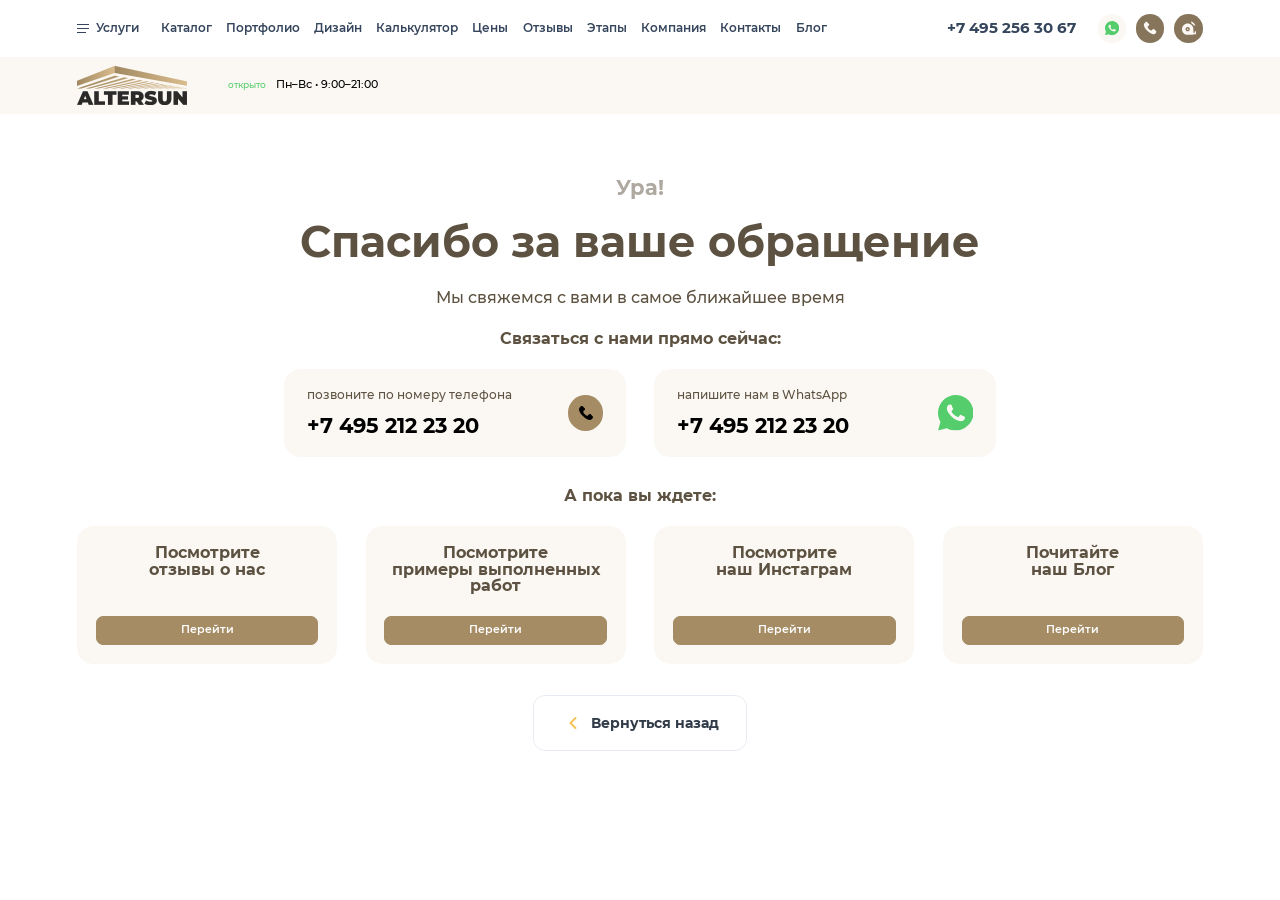
<file: public/05-thanks.html>
<!DOCTYPE html>
<html lang="ru">
	<head>
		<meta charset="utf-8">
		<title>Спасибо</title>
		<meta name="description" content="о чем страница">
		<meta http-equiv="X-UA-Compatible" content="IE=edge">
		<meta name="viewport" content="width=device-width,initial-scale=1.0,  shrink-to-fit=no">
		<link type="image/ico" href="img/favicon.ico" rel="shortcut icon"><meta name="format-detection" content="telephone=no"> 
		<link href="libs/swiper/swiper.min.css" rel="stylesheet"/>
		<link href="libs/@fancyapps/ui/fancybox.css" rel="stylesheet"/>
		<link href="libs/plyr/plyr.css" rel="stylesheet"/>
		<link href="css/main.min.css" rel="stylesheet"/>
	</head>
	<body>
		<div class="main-wrapper">
			<!-- start header-->
			<header class="header" id="header">
				<!-- start top-nav-->
				<div class="top-nav block-with-lazy">
					<div class="container">
						<div class="row">
							<div class="col-auto d-lg-none">
								<div class="toggle-menu-mobile toggle-menu-mobile--js"><span></span>
								</div>
							</div>
							<div class="col-auto d-none d-lg-block">
								<div class="services-dropdown dropdown">
									<div class="services-dropdown__btn dropdown__btn">
										<div class="services-dropdown__toggle-icon"><span></span>
										</div><span>Услуги</span>
									</div>
									<div class="services-dropdown__content dropdown__content">
										<div class="container">
											<div class="row">
												<div class="col-3">
													<h6> <img src="img/svg/dropdown-1.svg" alt="" loading="lazy"/>Навесы
													</h6>
													<ul>
														<li><a href="#">Для машин</a></li>
														<li><a href="#">К дому</a></li>
														<li><a href="#">Для бассейна</a></li>
														<li><a href="#">Кованые</a></li>
														<li><a href="#">Беседки</a></li>
														<li><a href="#">Козырьки</a></li>
														<li><a href="#">Другие</a></li>
													</ul>
												</div>
												<div class="col-6">
													<h6> <img src="img/svg/dropdown-2.svg" alt="" loading="lazy"/>Дополнительные услуги
													</h6>
													<ul class="services-dropdown__large-list">
														<li><a href="#">Гаражи из сэндвич панелей</a></li>
														<li><a href="#">Террасы и веранды из ДПК</a></li>
														<li><a href="#">Заборы</a></li>
														<li><a href="#">Ограждения</a></li>
														<li><a href="#">Откатные ворота</a></li>
														<li><a href="#">Распашные ворота</a></li>
														<li><a href="#">Торговые павильоны</a></li>
														<li><a href="#">Быстровозводимые здания</a></li>
														<li><a href="#">Металлокаркасы лестниц</a></li>
														<li><a href="#">Мощение</a></li>
														<li><a href="#">Откатные ворота</a></li>
														<li><a href="#">Промышленные откатные ворота</a></li>
														<li><a href="#">Распашные ворота</a></li>
														<li><a href="#">Рулонные ворота</a></li>
														<li><a href="#">Комплекты для откатных ворот</a></li>
														<li><a href="#">Калитки</a></li>
													</ul>
												</div>
												<div class="col-3">
													<h6> <img src="img/svg/dropdown-3.svg" alt="" loading="lazy"/>О компании
													</h6>
													<ul>
														<li><a href="#">Портфолио работ</a></li>
														<li><a href="#">Отзывы клиентов</a></li>
														<li><a href="#">Калькулятор навесов</a></li>
														<li><a href="#">Как заказать навес</a></li>
														<li><a href="#">Сертификаты качества</a></li>
														<li><a href="#">О компании</a></li>
														<li><a href="#">Блог</a></li>
													</ul>
												</div>
											</div>
										</div>
									</div>
								</div>
							</div>
							<div class="top-nav__col col-auto">
								<div class="menu-mobile menu-mobile--js">
									<div class="menu-mobile__inner">
										<div class="dd-group dd-group-js">
											<div class="accordion-item">
												<div class="accordion-item__head dd-head-js active">
													<h4><img src="img/svg/dropdown-1.svg" alt="" loading="lazy"/>Навесы
													</h4>
													<svg class="icon icon-chevron-right ">
														<use xlink:href="img/svg/sprite.svg#chevron-right"></use>
													</svg>
												</div>
												<div class="accordion-item__content dd-content-js active">
													<ul>
														<li><a href="#">Для машин</a></li>
														<li><a href="#">К дому</a></li>
														<li><a href="#">Для бассейна</a></li>
														<li><a href="#">Кованые</a></li>
														<li><a href="#">Беседки</a></li>
														<li><a href="#">Козырьки</a></li>
														<li><a href="#">Другие</a></li>
													</ul>
												</div>
											</div>
											<div class="accordion-item">
												<div class="accordion-item__head dd-head-js">
													<h4><img src="img/svg/dropdown-2.svg" alt="" loading="lazy"/>Дополнительные услуги
													</h4>
													<svg class="icon icon-chevron-right ">
														<use xlink:href="img/svg/sprite.svg#chevron-right"></use>
													</svg>
												</div>
												<div class="accordion-item__content dd-content-js">
													<ul class="accordion-item__large-list">
														<li><a href="#">Гаражи из сэндвич панелей</a></li>
														<li><a href="#">Террасы и веранды из ДПК</a></li>
														<li><a href="#">Заборы</a></li>
														<li><a href="#">Ограждения</a></li>
														<li><a href="#">Откатные ворота</a></li>
														<li><a href="#">Распашные ворота</a></li>
														<li><a href="#">Торговые павильоны</a></li>
														<li><a href="#">Быстровозводимые здания</a></li>
														<li><a href="#">Металлокаркасы лестниц</a></li>
														<li><a href="#">Мощение</a></li>
														<li><a href="#">Откатные ворота</a></li>
														<li><a href="#">Промышленные откатные ворота</a></li>
														<li><a href="#">Распашные ворота</a></li>
														<li><a href="#">Рулонные ворота</a></li>
														<li><a href="#">Комплекты для откатных ворот</a></li>
														<li><a href="#">Калитки</a></li>
													</ul>
												</div>
											</div>
											<div class="accordion-item">
												<div class="accordion-item__head dd-head-js">
													<h4><img src="img/svg/dropdown-3.svg" alt="" loading="lazy"/>О компании
													</h4>
													<svg class="icon icon-chevron-right ">
														<use xlink:href="img/svg/sprite.svg#chevron-right"></use>
													</svg>
												</div>
												<div class="accordion-item__content dd-content-js">
													<ul>
														<li><a href="#">Портфолио работ</a></li>
														<li><a href="#">Отзывы клиентов</a></li>
														<li><a href="#">Калькулятор навесов</a></li>
														<li><a href="#">Как заказать навес</a></li>
														<li><a href="#">Сертификаты качества</a></li>
														<li><a href="#">О компании</a></li>
														<li><a href="#">Блог</a></li>
													</ul>
												</div>
											</div>
										</div>
										<ul class="menu" itemscope="itemscope" itemtype="http://schema.org/SiteNavigationElement">
											<li class="menu-item" itemprop="item"><a href="#" itemprop="url">Каталог</a></li>
											<li class="menu-item" itemprop="item"><a href="#" itemprop="url">Портфолио</a></li>
											<li class="menu-item" itemprop="item"><a href="#" itemprop="url">Дизайн</a></li>
											<li class="menu-item" itemprop="item"><a href="#" itemprop="url">Калькулятор</a></li>
											<li class="menu-item" itemprop="item"><a href="#" itemprop="url">Цены</a></li>
											<li class="menu-item" itemprop="item"><a href="#" itemprop="url">Отзывы</a></li>
											<li class="menu-item" itemprop="item"><a href="#" itemprop="url">Этапы</a></li>
											<li class="menu-item" itemprop="item"><a href="#" itemprop="url">Компания</a></li>
											<li class="menu-item" itemprop="item"><a href="#" itemprop="url">Контакты</a></li>
											<li class="menu-item" itemprop="item"><a href="#" itemprop="url">Блог</a></li>
										</ul>
										<a class="top-nav__link" href="tel:+74952122320">+7 (495) 212-23-20
										</a>
										<a class="top-nav__link" href="tel:+79697778247">
											 +7 (969) 777-82-47
											<svg class="icon icon-wa ">
												<use xlink:href="img/svg/sprite.svg#wa"></use>
											</svg>
										</a>
										<a class="top-nav__email" href="mailto:info@naves-na-zakaz.ru">info@naves-na-zakaz.ru
										</a>
										<div class="top-nav__soc-wrap">
											<div class="soc">
												<a class="soc__item" href="#" target="_blank"><img src="img/svg/yt.svg" alt="" loading="lazy"/>
												</a>
												<a class="soc__item" href="#" target="_blank"><img src="img/svg/inst.svg" alt="" loading="lazy"/>
												</a>
												<a class="soc__item" href="#" target="_blank"><img src="img/svg/vk2.svg" alt="" loading="lazy"/>
												</a>
												<a class="soc__item" href="#" target="_blank"><img src="img/svg/dzen.svg" alt="" loading="lazy"/>
												</a>
											</div>
										</div>
										<div class="top-nav__footer-btn-wrap">
											<div class="row">
												<div class="col-6">
													<a class="top-nav__footer-btn link-modal-js" href="#modal-call" data-title="Вызвать замерщика" data-text="Оставьте свой номер телефона, мы&amp;nbsp;вам перезвоним и&amp;nbsp;договоримся о&amp;nbsp;замере" data-btn="Отправить" data-pic="1">
														<div class="top-nav__icon-wrap">
															<svg class="icon icon-roulette ">
																<use xlink:href="img/svg/sprite.svg#roulette"></use>
															</svg>
														</div>Вызвать замерщика
													</a>
												</div>
												<div class="col-6">
													<a class="top-nav__footer-btn link-modal-js" href="#modal-callback" data-desktop-pic="img/@2x/modal-3.png" data-mobile-pic="img/avatar-1.png">
														<div class="top-nav__icon-wrap">
															<svg class="icon icon-callBack ">
																<use xlink:href="img/svg/sprite.svg#callBack"></use>
															</svg>
														</div>Обратный звонок
													</a>
												</div>
											</div>
										</div>
									</div>
								</div>
							</div>
							<div class="col text-end">
								<div class="top-nav__center-block">
									<a class="logo d-lg-none mt" href="/"><img src="img/logo.png" alt="" loading="lazy"/>
									</a>
									<a class="top-nav__tel mt" href="tel:+74952563067">+7 495 256 30 67
									</a>
								</div>
							</div>
							<div class="col-auto">
								<div class="soc soc--header">
									<a class="soc__item soc__item--whatsapp" href="#" target="_blank">
										<svg class="icon icon-whatsapp ">
											<use xlink:href="img/svg/sprite.svg#whatsapp"></use>
										</svg>
									</a>
									<a class="soc__item soc__item--phone-call link-modal-js" href="#modal-call" data-title="Обратный звонок" data-text="Оставьте свой номер телефона, и&amp;nbsp;мы&amp;nbsp;вам перезвоним в&amp;nbsp;течение 15&amp;nbsp;минут." data-btn="Заказать обратный звонок" data-pic="2">
										<svg class="icon icon-phone-call ">
											<use xlink:href="img/svg/sprite.svg#phone-call"></use>
										</svg>
									</a>
									<a class="soc__item soc__item--measuring d-none d-xl-grid link-modal-js" href="#modal-call" data-title="Вызвать замерщика" data-text="Оставьте свой номер телефона, мы&amp;nbsp;вам перезвоним и&amp;nbsp;договоримся о&amp;nbsp;замере" data-btn="Отправить" data-pic="1">
										<svg class="icon icon-measuring ">
											<use xlink:href="img/svg/sprite.svg#measuring"></use>
										</svg>
									</a>
								</div>
							</div>
						</div>
					</div>
				</div>
				<!-- end top-nav-->
				<!-- start topLine-->
				<div class="topLine section d-none d-lg-flex" id="topLine">
					<div class="container">
						<div class="topLine__main-row row">
							<div class="col-auto">
								<a class="logo" href="/"><img src="img/logo.png" alt="" loading="lazy"/>
								</a>
							</div>
							<div class="col-auto">
								<div class="schedule"><span>открыто</span><span>Пн&ndash;Вс &bull; 9:00&ndash;21:00</span>
								</div>
							</div>
						</div>
					</div>
				</div>
				<!-- end topLine-->
			</header>
			<!-- end header-->
			<!-- start sThanks-->
			<section class="sThanks section" id="sThanks">
				<div class="container">
					<div class="section-title text-center">
						<h4>Ура!</h4>
						<h1>Спасибо за&nbsp;ваше обращение</h1>
						<p>Мы&nbsp;свяжемся с&nbsp;вами в&nbsp;самое ближайшее время</p>
					</div>
					<div class="sThanks__block">
						<h6>Связаться с&nbsp;нами прямо сейчас:</h6>
						<div class="row">
							<div class="col-md-6 col-lg-auto">
								<a class="sThanks__contact" href="tel:+74952122320">
									<p>позвоните по&nbsp;номеру телефона</p>
									<h4>+7 495 212 23 20</h4>
									<div class="sThanks__icon-wrap bg-primary">
										<svg class="icon icon-phone-call ">
											<use xlink:href="img/svg/sprite.svg#phone-call"></use>
										</svg>
									</div>
								</a>
							</div>
							<div class="col-md-6 col-lg-auto">
								<a class="sThanks__contact" href="#">
									<p>напишите нам в&nbsp;WhatsApp</p>
									<h4>+7 495 212 23 20</h4>
									<div class="sThanks__icon-wrap">
										<svg class="icon icon-whatsapp ">
											<use xlink:href="img/svg/sprite.svg#whatsapp"></use>
										</svg>
									</div>
								</a>
							</div>
						</div>
					</div>
					<div class="sThanks__block">
						<h6>А&nbsp;пока вы&nbsp;ждете:</h6>
						<div class="row">
							<div class="col-sm-6 col-lg-3">
								<div class="sThanks__link">
									<h6>Посмотрите <br> отзывы о&nbsp;нас</h6>
									<a class="sThanks__btn" href="#">Перейти
									</a>
								</div>
							</div>
							<div class="col-sm-6 col-lg-3">
								<div class="sThanks__link">
									<h6>Посмотрите <br> примеры выполненных работ</h6>
									<a class="sThanks__btn" href="#">Перейти
									</a>
								</div>
							</div>
							<div class="col-sm-6 col-lg-3">
								<div class="sThanks__link">
									<h6>Посмотрите <br> наш Инстаграм</h6>
									<a class="sThanks__btn" href="#">Перейти
									</a>
								</div>
							</div>
							<div class="col-sm-6 col-lg-3">
								<div class="sThanks__link">
									<h6>Почитайте <br> наш Блог</h6>
									<a class="sThanks__btn" href="#">Перейти
									</a>
								</div>
							</div>
						</div>
					</div>
					<div class="sThanks__btn-wrap">
						<a class="sThanks__btn-back btn btn-outline-light" href="#">
							<svg class="icon icon-chevron-back ">
								<use xlink:href="img/svg/sprite.svg#chevron-back"></use>
							</svg><span>Вернуться назад</span>
						</a>
					</div>
				</div>
			</section>
			<!-- end sThanks-->
		</div>
		<!--  start modals-->
		<div id="modal-call" style="display: none">
			<div class="modal-win">
				<picture class="modal-pic-js"></picture>
				<div class="form-wrap">
					<form>
						<div class="text-center">
							<h4 class="modal-title-js"></h4>
							<p class="modal-text-js"></p>
						</div>
						<div class="form-wrap__input-wrap form-group">
							<label><input class="form-wrap__input form-control" name="text" type="text" placeholder="Ваше Имя" required="required"/>
							</label>
						</div>
						<!-- +e.input-wrap-->
						<div class="form-wrap__input-wrap form-group">
							<label><input class="form-wrap__input form-control" name="tel" type="tel" placeholder="+7 ___ ___ __ __" required="required"/>
							</label>
						</div>
						<!-- +e.input-wrap-->
						<button class="form-wrap__btn btn btn-gradient" type="submit">
						</button>
						<div class="form-wrap__agreement">
							<label class="custom-input form-check"><input class="custom-input__input form-check-input" name="checkbox" type="checkbox" checked="checked" required="required"/><span class="custom-input__text form-check-label">Я согласен с условиями <a class="link-modal-js" href="#modal-policy">политики конфиденциальности</a> и предоставляю согласие на обработку <a class="link-modal-js" href="#modal-policy">персональных данных</a> </span>
							</label>
						</div>
					</form>
				</div>
				<div class="modal-win__img-wrap bg-wrap">
					<!-- picture-->
					<picture class="picture-bg"> 
						<source type="image/avif" srcset="img/@2x/avif/modal-bg.avif"/>
						<source type="image/webp" srcset="img/@2x/webp/modal-bg.webp"/><img class="object-fit-js" src="img/@2x/modal-bg.jpg" alt="" loading="lazy"/>
					</picture>
					<!-- /picture-->
				</div>
			</div>
		</div>
		<!-- #modal-call-->
		<div id="modal-call-reviews" style="display: none">
			<div class="modal-win modal-win--reviews">
				<div class="sClientsReviews__wrap">
					<div class="row">
						<div class="col-md">
							<div class="sClientsReviews__profile">
								<div class="sClientsReviews__profile-content">
									<div class="sClientsReviews__avatar"></div>
									<div class="sClientsReviews__info"><span>Клиент</span><span>Игорь</span>
										<p>МО, г. Дмитров, СНТ &laquo;Квазаровка&raquo;</p>
									</div>
								</div>
							</div>
						</div>
						<div class="col-md">
							<audio class="js-player" controls="">
								<source src="audio/sample.mp3" type="audio/mp3"/>
							</audio>
						</div>
					</div>
					<div class="modal-win__content">
						<h4>&laquo;Убрали за&nbsp;собой мусор, соблюдали чистоту&raquo;</h4>
						<p>Вы&nbsp;купили себе дом! Время обустраивать участок. Есть куча идей для построек: из&nbsp;бревен, кирпичей, металла, дерева и&nbsp;других материалов, и&nbsp;все эти идеи можно воплотить с&nbsp;помощью навеса. В&nbsp;этой статье мы&nbsp;расскажем о&nbsp;7&nbsp;способах, как украсить участок, и&nbsp;сделать жизнь комфортнее под навесом.Вы купили себе дом! Время обустраивать участок. Есть куча идей для построек: из&nbsp;бревен, кирпичей, металла, дерева и&nbsp;других материалов, и&nbsp;все эти идеи можно воплотить с&nbsp;помощью навеса. В&nbsp;этой статье мы&nbsp;расскажем о&nbsp;7&nbsp;способах, как украсить участок, и&nbsp;сделать жизнь комфортнее под навесом.Вы купили себе дом! Время обустраивать участок. Есть куча идей для построек: из&nbsp;бревен, кирпичей, металла, дерева и&nbsp;других материалов, и&nbsp;все эти идеи можно воплотить с&nbsp;помощью навеса. В&nbsp;этой статье мы&nbsp;расскажем о&nbsp;7&nbsp;способах, как украсить участок, и&nbsp;сделать жизнь комфортнее под навесом.</p>
						<p>Вы&nbsp;купили себе дом! Время обустраивать участок. Есть куча идей для построек: из&nbsp;бревен, кирпичей, металла, дерева и&nbsp;других материалов, и&nbsp;все эти идеи можно воплотить с&nbsp;помощью навеса. В&nbsp;этой статье мы&nbsp;расскажем о&nbsp;7&nbsp;способах, как украсить участок, и&nbsp;сделать жизнь комфортнее под навесом.Вы купили себе дом! Время обустраивать участок. Есть куча идей для построек: из&nbsp;бревен, кирпичей, металла, дерева и&nbsp;других материалов, и&nbsp;все эти идеи можно воплотить с&nbsp;помощью навеса. В&nbsp;этой статье мы&nbsp;расскажем о&nbsp;7&nbsp;способах, как украсить участок, и&nbsp;сделать жизнь комфортнее под навесом.Вы купили себе дом! Время обустраивать участок. Есть куча идей для построек: из&nbsp;бревен, кирпичей, металла, дерева и&nbsp;других материалов, и&nbsp;все эти идеи можно воплотить с&nbsp;помощью навеса. В&nbsp;этой статье мы&nbsp;расскажем о&nbsp;7&nbsp;способах, как украсить участок, и&nbsp;сделать жизнь комфортнее под навесом.</p>
						<div class="text-end mt-3"><a class="btn btn-primary btn-gradient" href="#">Кнопка </a></div>
					</div>
				</div>
			</div>
		</div>
		<!-- #modal-call-reviews-->
		<div id="modal-policy" style="display: none">
			<div class="modal-win modal-win--reviews d-block p-4">
				<p>Политика конфиденциальности объясняет пользователям ресурса <a href="https://naves-na-zakaz.ru/">https://naves-na-zakaz.ru</a>/ (сайт \ мобильное приложение), с какой целью их личная информация собирается, и как будет использоваться.</p>
				<p>Сайт <a href="https://naves-na-zakaz.ru/"> https://naves-na-zakaz.ru/</a> уважает ваше право и соблюдает конфиденциальность при заполнении, передачи и хранении ваших персональных данных.</p>
				<p>Размещение заявки на сайте <a href="https://naves-na-zakaz.ru/">https://naves-na-zakaz.ru</a> означает Ваше согласие на обработку данных и дальнейшей передачи ваших контактных данных компании «Навес на заказ».</p>
				<p>Под персональными данными подразумевается информация, относящаяся к субъекту персональных данных, в частности фамилия, имя и отчество, дата рождения, адрес, контактные реквизиты (телефон, адрес электронной почты), семейное, имущественное положение и иные данные, относимые Федеральным законом от 27 июля 2006 года № 152-ФЗ «О персональных данных» (далее – «Закон») к категории персональных данных.</p>
				<p>Целью обработки персональных данных является оказание сайтом <a href="https://naves-na-zakaz.ru/">https://naves-na-zakaz.ru</a> информационно-справочных услуг, а также информирование об оказываемых услугах компании «Навес на заказ».</p>
				<p>В случае отзыва согласия на обработку своих персональных данных мы обязуемся удалить Ваши персональные данные в срок не позднее 3 рабочих дней. Отзыв согласия можно отправить в электронном виде по адресу: <a href="mailto:info@naves-na-zakaz.ru">info@naves-na-zakaz.ru</a></p>
			</div>
		</div>
		<!-- #modal-policy-->
		<div id="modal-callback" style="display: none">
			<div class="modal-win modal-win--callback">
				<div class="form-wrap">
					<form>
						<div class="row">
							<div class="col-lg-6">
								<div class="form-wrap__wrap">
									<picture class="modal-avatar-js"></picture>
									<div class="text-center">
										<div class="h4">Обратный звонок</div>
										<p>Оставьте свой номер телефона и&nbsp;мы&nbsp;вам перезвоним в&nbsp;течение 15&nbsp;минут</p>
									</div>
									<div class="form-wrap__input-wrap form-group">
										<label><input class="form-wrap__input form-control" name="tel" type="tel" placeholder="Ваш телефон" required="required"/>
										</label>
									</div>
									<!-- +e.input-wrap-->
									<button class="form-wrap__btn btn btn-primary btn-gradient" type="submit">Запросить обратный звонок
									</button>
									<div class="form-wrap__agreement">
										<label class="custom-input form-check"><input class="custom-input__input form-check-input" name="checkbox" type="checkbox" checked="checked" required="required"/><span class="custom-input__text form-check-label">Я согласен с условиями <a class="link-modal-js" href="#modal-policy">политики конфиденциальности</a> и предоставляю согласие на обработку <a class="link-modal-js" href="#modal-policy">персональных данных</a> </span>
										</label>
									</div>
								</div>
							</div>
							<div class="col-lg-6 d-none d-lg-block">
								<div class="form-wrap__img-wrap">
									<!-- picture-->
									<picture> 
										<source type="image/avif" srcset="img/@2x/avif/modal-bg-2.avif"/>
										<source type="image/webp" srcset="img/@2x/webp/modal-bg-2.webp"/><img class="object-fit-js" src="img/@2x/modal-bg-2.jpg" alt="" loading="lazy"/>
									</picture>
									<!-- /picture-->
								</div>
								<picture class="modal-pic-js img"></picture>
							</div>
						</div>
					</form>
				</div>
			</div>
		</div>
		<!-- #modal-callback-->
		<!-- end modals-->
		<script src="libs/jquery/jquery.min.js"></script>
		<script src="libs/@fancyapps/ui/fancybox.umd.js"> </script>
		<script src="libs/swiper/swiper-bundle.min.js"> </script>
		<script src="libs/inputmask/inputmask.min.js"></script>
		<script src="libs/hc-sticky/hc-sticky.js"></script>
		<script src="libs/plyr/plyr.min.js"> </script>
		<script src="js/common.js"></script>
	</body>
</html>
</file>
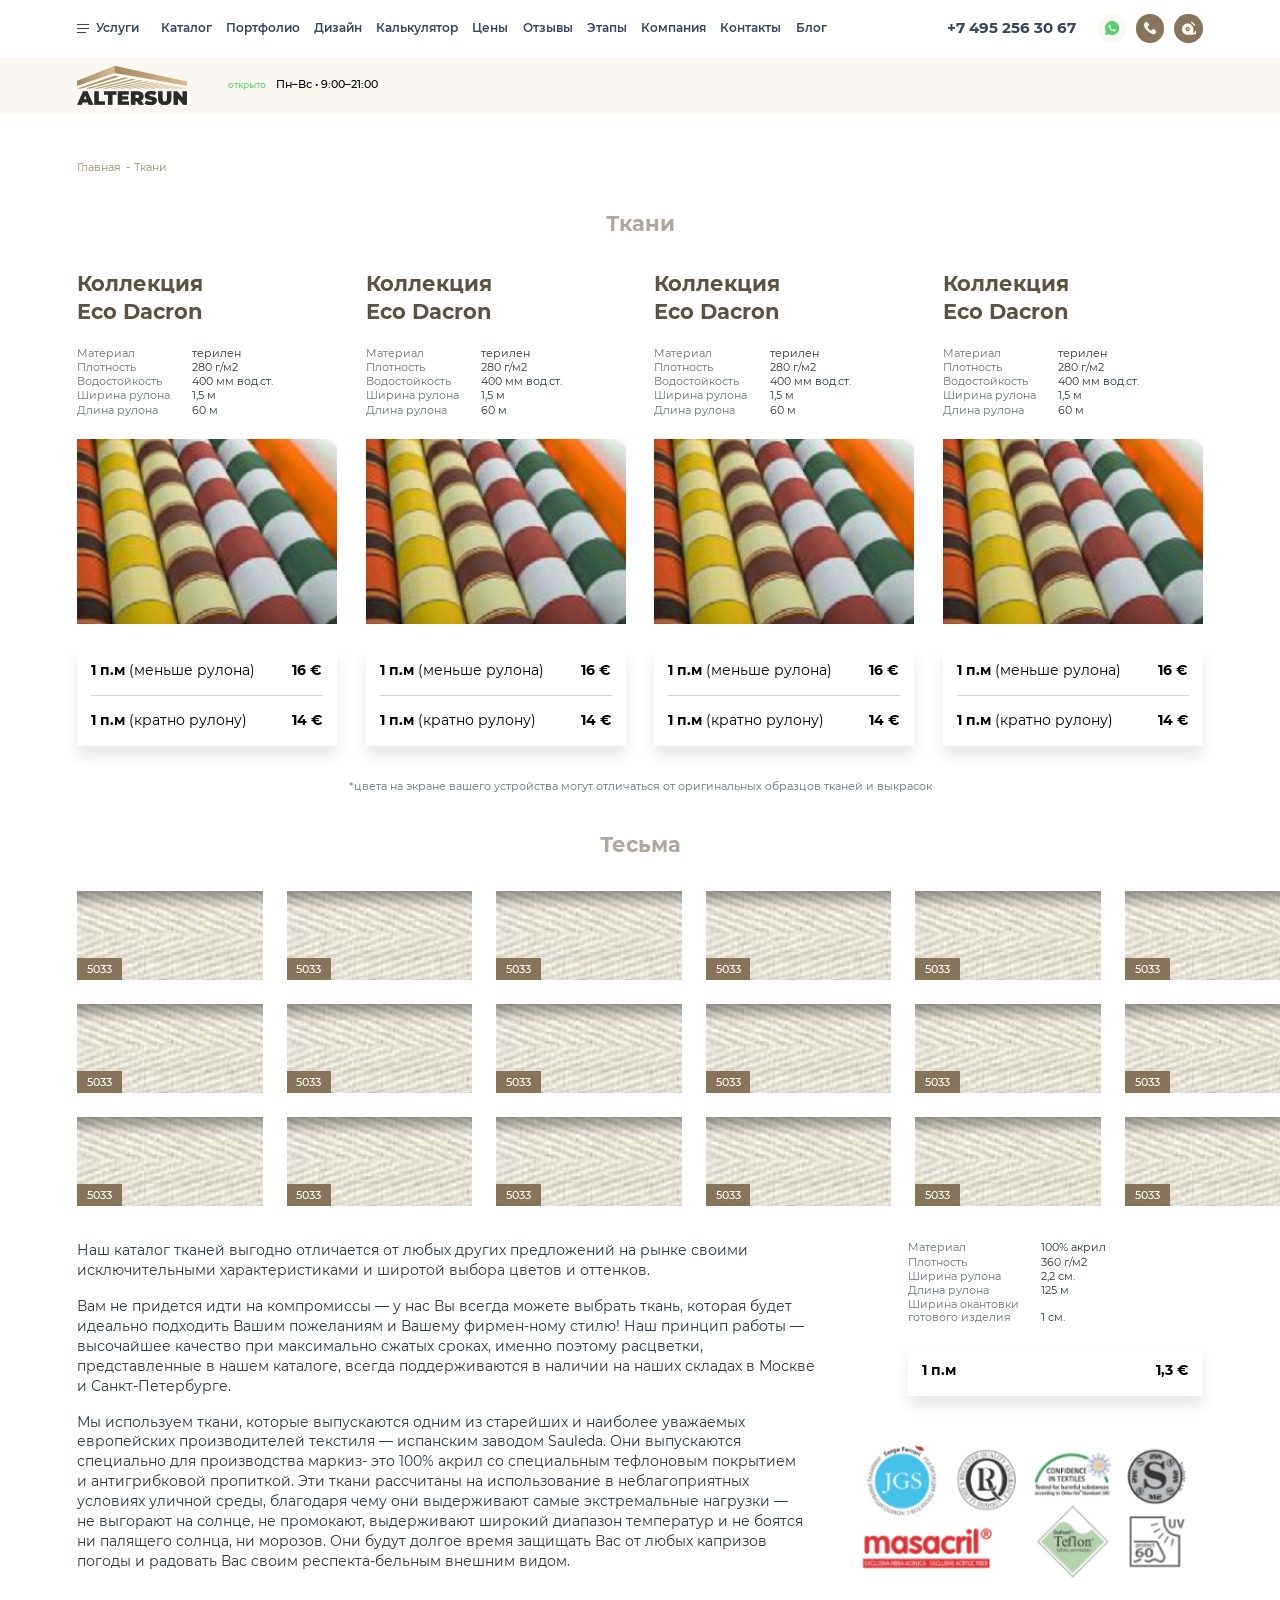
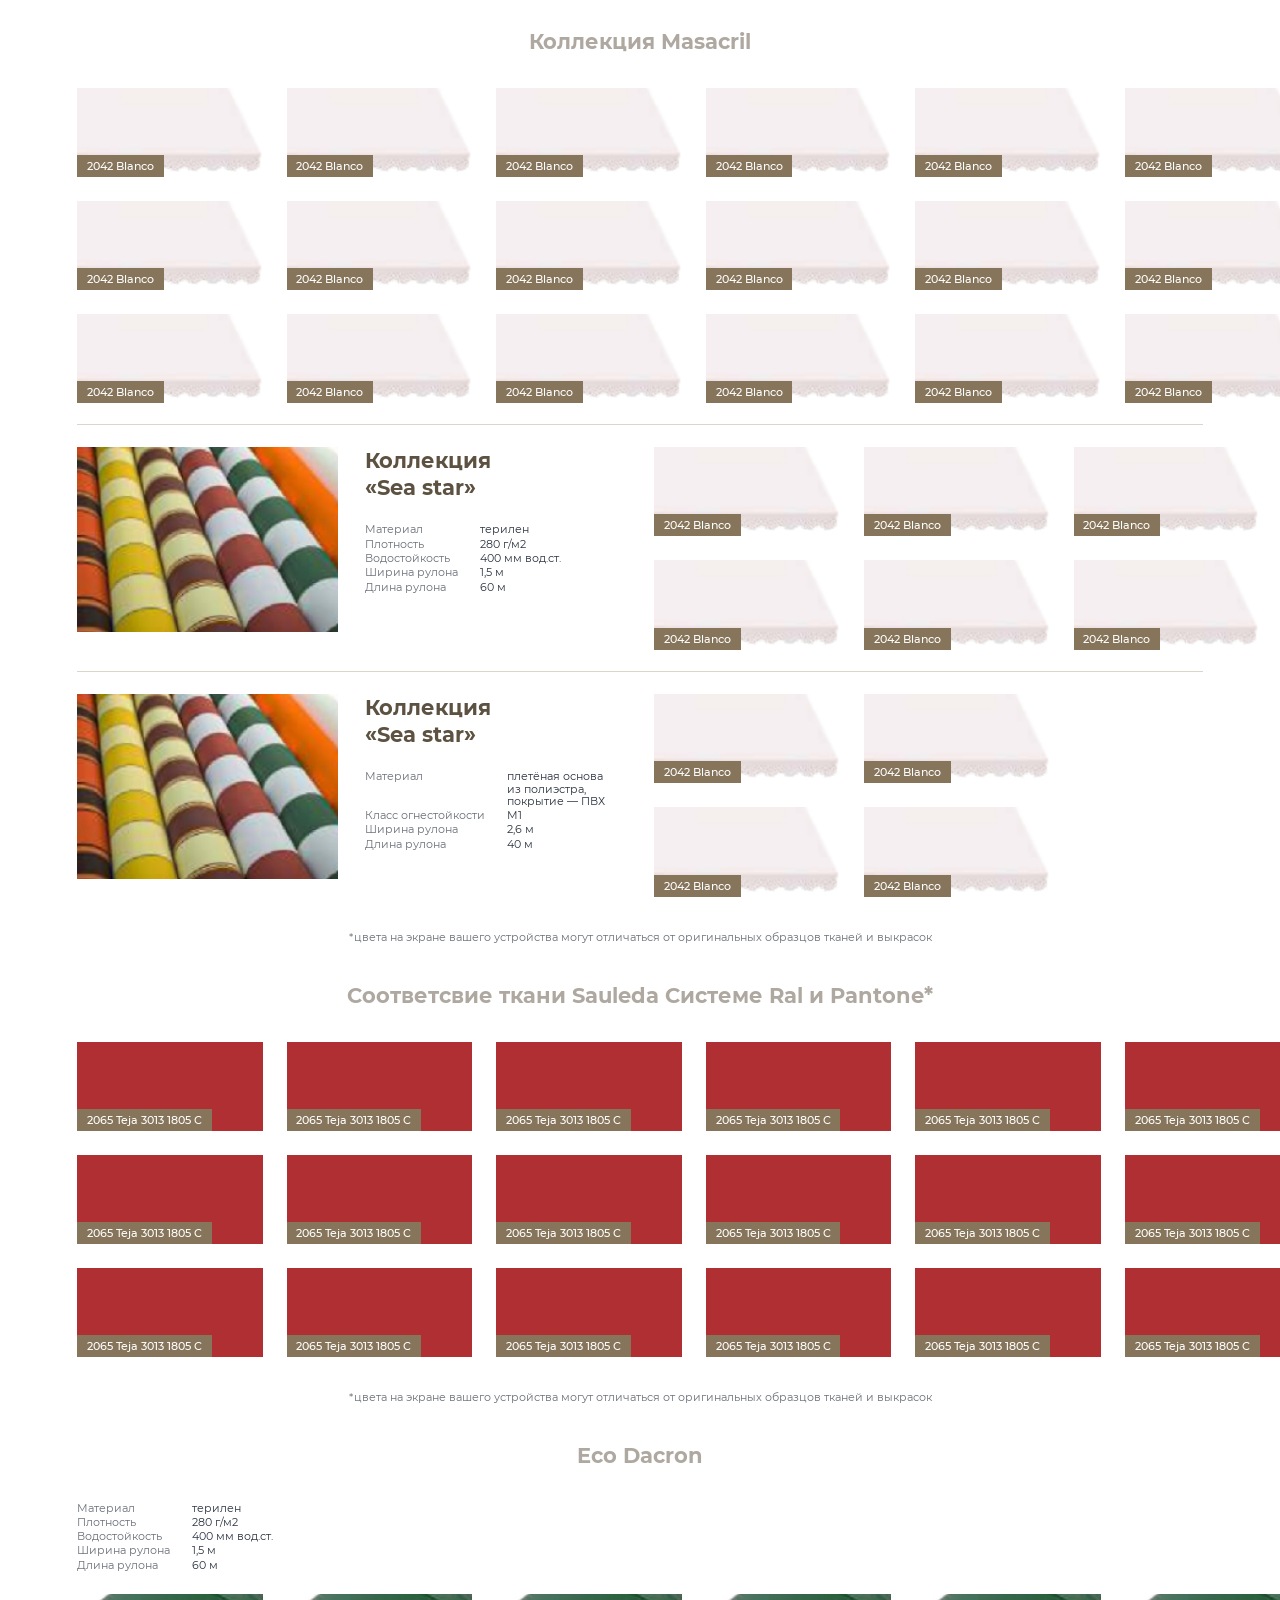
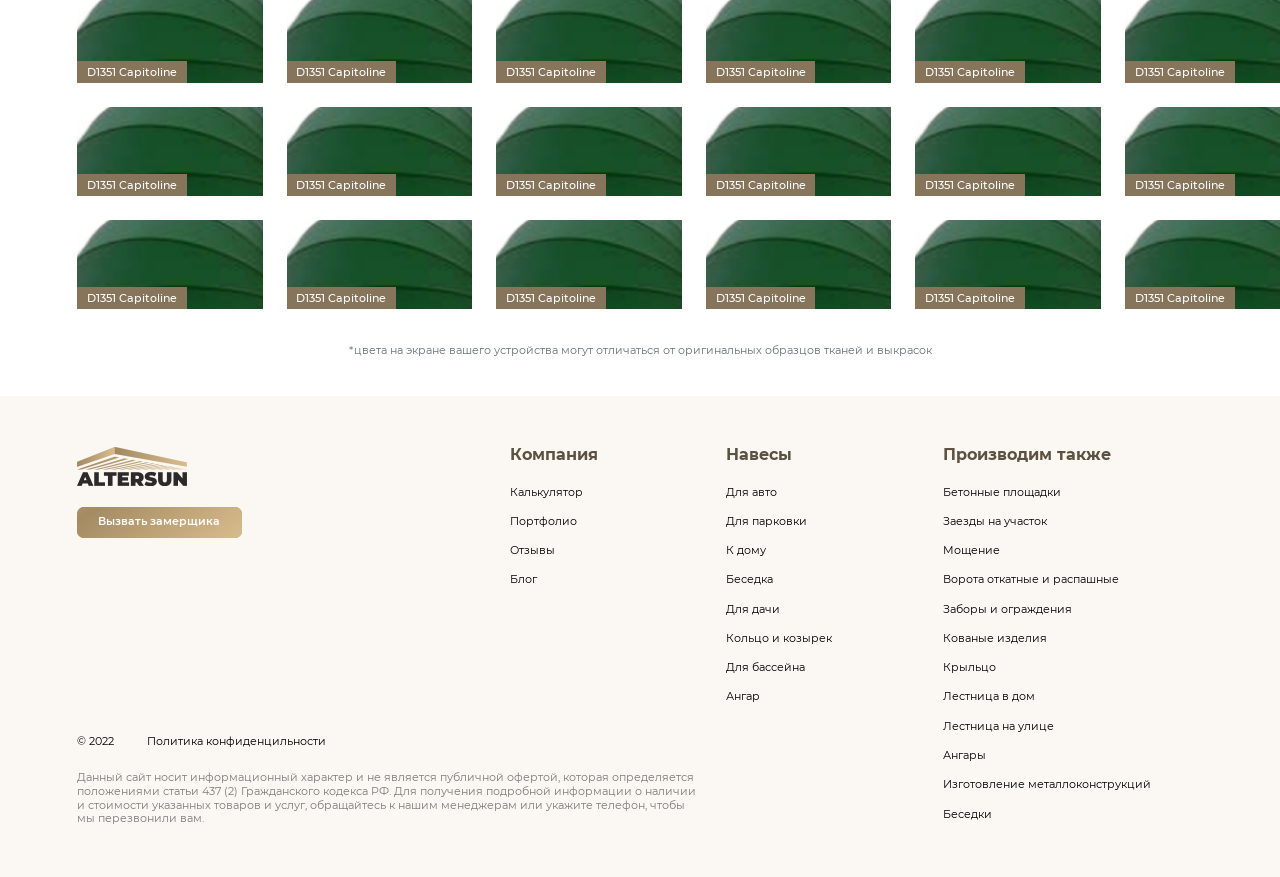
<file: public/07-fabrics.html>
<!DOCTYPE html>
<html lang="ru">
	<head>
		<meta charset="utf-8">
		<title>Ткани</title>
		<meta name="description" content="о чем страница">
		<meta http-equiv="X-UA-Compatible" content="IE=edge">
		<meta name="viewport" content="width=device-width,initial-scale=1.0,  shrink-to-fit=no">
		<link type="image/ico" href="img/favicon.ico" rel="shortcut icon"><meta name="format-detection" content="telephone=no"> 
		<link href="libs/swiper/swiper.min.css" rel="stylesheet"/>
		<link href="libs/@fancyapps/ui/fancybox.css" rel="stylesheet"/>
		<link href="libs/plyr/plyr.css" rel="stylesheet"/>
		<link href="css/main.min.css" rel="stylesheet"/>
	</head>
	<body>
		<div class="main-wrapper">
			<!-- start header-->
			<header class="header" id="header">
				<!-- start top-nav-->
				<div class="top-nav block-with-lazy">
					<div class="container">
						<div class="row">
							<div class="col-auto d-lg-none">
								<div class="toggle-menu-mobile toggle-menu-mobile--js"><span></span>
								</div>
							</div>
							<div class="col-auto d-none d-lg-block">
								<div class="services-dropdown dropdown">
									<div class="services-dropdown__btn dropdown__btn">
										<div class="services-dropdown__toggle-icon"><span></span>
										</div><span>Услуги</span>
									</div>
									<div class="services-dropdown__content dropdown__content">
										<div class="container">
											<div class="row">
												<div class="col-3">
													<h6> <img src="img/svg/dropdown-1.svg" alt="" loading="lazy"/>Навесы
													</h6>
													<ul>
														<li><a href="#">Для машин</a></li>
														<li><a href="#">К дому</a></li>
														<li><a href="#">Для бассейна</a></li>
														<li><a href="#">Кованые</a></li>
														<li><a href="#">Беседки</a></li>
														<li><a href="#">Козырьки</a></li>
														<li><a href="#">Другие</a></li>
													</ul>
												</div>
												<div class="col-6">
													<h6> <img src="img/svg/dropdown-2.svg" alt="" loading="lazy"/>Дополнительные услуги
													</h6>
													<ul class="services-dropdown__large-list">
														<li><a href="#">Гаражи из сэндвич панелей</a></li>
														<li><a href="#">Террасы и веранды из ДПК</a></li>
														<li><a href="#">Заборы</a></li>
														<li><a href="#">Ограждения</a></li>
														<li><a href="#">Откатные ворота</a></li>
														<li><a href="#">Распашные ворота</a></li>
														<li><a href="#">Торговые павильоны</a></li>
														<li><a href="#">Быстровозводимые здания</a></li>
														<li><a href="#">Металлокаркасы лестниц</a></li>
														<li><a href="#">Мощение</a></li>
														<li><a href="#">Откатные ворота</a></li>
														<li><a href="#">Промышленные откатные ворота</a></li>
														<li><a href="#">Распашные ворота</a></li>
														<li><a href="#">Рулонные ворота</a></li>
														<li><a href="#">Комплекты для откатных ворот</a></li>
														<li><a href="#">Калитки</a></li>
													</ul>
												</div>
												<div class="col-3">
													<h6> <img src="img/svg/dropdown-3.svg" alt="" loading="lazy"/>О компании
													</h6>
													<ul>
														<li><a href="#">Портфолио работ</a></li>
														<li><a href="#">Отзывы клиентов</a></li>
														<li><a href="#">Калькулятор навесов</a></li>
														<li><a href="#">Как заказать навес</a></li>
														<li><a href="#">Сертификаты качества</a></li>
														<li><a href="#">О компании</a></li>
														<li><a href="#">Блог</a></li>
													</ul>
												</div>
											</div>
										</div>
									</div>
								</div>
							</div>
							<div class="top-nav__col col-auto">
								<div class="menu-mobile menu-mobile--js">
									<div class="menu-mobile__inner">
										<div class="dd-group dd-group-js">
											<div class="accordion-item">
												<div class="accordion-item__head dd-head-js active">
													<h4><img src="img/svg/dropdown-1.svg" alt="" loading="lazy"/>Навесы
													</h4>
													<svg class="icon icon-chevron-right ">
														<use xlink:href="img/svg/sprite.svg#chevron-right"></use>
													</svg>
												</div>
												<div class="accordion-item__content dd-content-js active">
													<ul>
														<li><a href="#">Для машин</a></li>
														<li><a href="#">К дому</a></li>
														<li><a href="#">Для бассейна</a></li>
														<li><a href="#">Кованые</a></li>
														<li><a href="#">Беседки</a></li>
														<li><a href="#">Козырьки</a></li>
														<li><a href="#">Другие</a></li>
													</ul>
												</div>
											</div>
											<div class="accordion-item">
												<div class="accordion-item__head dd-head-js">
													<h4><img src="img/svg/dropdown-2.svg" alt="" loading="lazy"/>Дополнительные услуги
													</h4>
													<svg class="icon icon-chevron-right ">
														<use xlink:href="img/svg/sprite.svg#chevron-right"></use>
													</svg>
												</div>
												<div class="accordion-item__content dd-content-js">
													<ul class="accordion-item__large-list">
														<li><a href="#">Гаражи из сэндвич панелей</a></li>
														<li><a href="#">Террасы и веранды из ДПК</a></li>
														<li><a href="#">Заборы</a></li>
														<li><a href="#">Ограждения</a></li>
														<li><a href="#">Откатные ворота</a></li>
														<li><a href="#">Распашные ворота</a></li>
														<li><a href="#">Торговые павильоны</a></li>
														<li><a href="#">Быстровозводимые здания</a></li>
														<li><a href="#">Металлокаркасы лестниц</a></li>
														<li><a href="#">Мощение</a></li>
														<li><a href="#">Откатные ворота</a></li>
														<li><a href="#">Промышленные откатные ворота</a></li>
														<li><a href="#">Распашные ворота</a></li>
														<li><a href="#">Рулонные ворота</a></li>
														<li><a href="#">Комплекты для откатных ворот</a></li>
														<li><a href="#">Калитки</a></li>
													</ul>
												</div>
											</div>
											<div class="accordion-item">
												<div class="accordion-item__head dd-head-js">
													<h4><img src="img/svg/dropdown-3.svg" alt="" loading="lazy"/>О компании
													</h4>
													<svg class="icon icon-chevron-right ">
														<use xlink:href="img/svg/sprite.svg#chevron-right"></use>
													</svg>
												</div>
												<div class="accordion-item__content dd-content-js">
													<ul>
														<li><a href="#">Портфолио работ</a></li>
														<li><a href="#">Отзывы клиентов</a></li>
														<li><a href="#">Калькулятор навесов</a></li>
														<li><a href="#">Как заказать навес</a></li>
														<li><a href="#">Сертификаты качества</a></li>
														<li><a href="#">О компании</a></li>
														<li><a href="#">Блог</a></li>
													</ul>
												</div>
											</div>
										</div>
										<ul class="menu" itemscope="itemscope" itemtype="http://schema.org/SiteNavigationElement">
											<li class="menu-item" itemprop="item"><a href="#" itemprop="url">Каталог</a></li>
											<li class="menu-item" itemprop="item"><a href="#" itemprop="url">Портфолио</a></li>
											<li class="menu-item" itemprop="item"><a href="#" itemprop="url">Дизайн</a></li>
											<li class="menu-item" itemprop="item"><a href="#" itemprop="url">Калькулятор</a></li>
											<li class="menu-item" itemprop="item"><a href="#" itemprop="url">Цены</a></li>
											<li class="menu-item" itemprop="item"><a href="#" itemprop="url">Отзывы</a></li>
											<li class="menu-item" itemprop="item"><a href="#" itemprop="url">Этапы</a></li>
											<li class="menu-item" itemprop="item"><a href="#" itemprop="url">Компания</a></li>
											<li class="menu-item" itemprop="item"><a href="#" itemprop="url">Контакты</a></li>
											<li class="menu-item" itemprop="item"><a href="#" itemprop="url">Блог</a></li>
										</ul>
										<a class="top-nav__link" href="tel:+74952122320">+7 (495) 212-23-20
										</a>
										<a class="top-nav__link" href="tel:+79697778247">
											 +7 (969) 777-82-47
											<svg class="icon icon-wa ">
												<use xlink:href="img/svg/sprite.svg#wa"></use>
											</svg>
										</a>
										<a class="top-nav__email" href="mailto:info@naves-na-zakaz.ru">info@naves-na-zakaz.ru
										</a>
										<div class="top-nav__soc-wrap">
											<div class="soc">
												<a class="soc__item" href="#" target="_blank"><img src="img/svg/yt.svg" alt="" loading="lazy"/>
												</a>
												<a class="soc__item" href="#" target="_blank"><img src="img/svg/inst.svg" alt="" loading="lazy"/>
												</a>
												<a class="soc__item" href="#" target="_blank"><img src="img/svg/vk2.svg" alt="" loading="lazy"/>
												</a>
												<a class="soc__item" href="#" target="_blank"><img src="img/svg/dzen.svg" alt="" loading="lazy"/>
												</a>
											</div>
										</div>
										<div class="top-nav__footer-btn-wrap">
											<div class="row">
												<div class="col-6">
													<a class="top-nav__footer-btn link-modal-js" href="#modal-call" data-title="Вызвать замерщика" data-text="Оставьте свой номер телефона, мы&amp;nbsp;вам перезвоним и&amp;nbsp;договоримся о&amp;nbsp;замере" data-btn="Отправить" data-pic="1">
														<div class="top-nav__icon-wrap">
															<svg class="icon icon-roulette ">
																<use xlink:href="img/svg/sprite.svg#roulette"></use>
															</svg>
														</div>Вызвать замерщика
													</a>
												</div>
												<div class="col-6">
													<a class="top-nav__footer-btn link-modal-js" href="#modal-callback" data-desktop-pic="img/@2x/modal-3.png" data-mobile-pic="img/avatar-1.png">
														<div class="top-nav__icon-wrap">
															<svg class="icon icon-callBack ">
																<use xlink:href="img/svg/sprite.svg#callBack"></use>
															</svg>
														</div>Обратный звонок
													</a>
												</div>
											</div>
										</div>
									</div>
								</div>
							</div>
							<div class="col text-end">
								<div class="top-nav__center-block">
									<a class="logo d-lg-none mt" href="/"><img src="img/logo.png" alt="" loading="lazy"/>
									</a>
									<a class="top-nav__tel mt" href="tel:+74952563067">+7 495 256 30 67
									</a>
								</div>
							</div>
							<div class="col-auto">
								<div class="soc soc--header">
									<a class="soc__item soc__item--whatsapp" href="#" target="_blank">
										<svg class="icon icon-whatsapp ">
											<use xlink:href="img/svg/sprite.svg#whatsapp"></use>
										</svg>
									</a>
									<a class="soc__item soc__item--phone-call link-modal-js" href="#modal-call" data-title="Обратный звонок" data-text="Оставьте свой номер телефона, и&amp;nbsp;мы&amp;nbsp;вам перезвоним в&amp;nbsp;течение 15&amp;nbsp;минут." data-btn="Заказать обратный звонок" data-pic="2">
										<svg class="icon icon-phone-call ">
											<use xlink:href="img/svg/sprite.svg#phone-call"></use>
										</svg>
									</a>
									<a class="soc__item soc__item--measuring d-none d-xl-grid link-modal-js" href="#modal-call" data-title="Вызвать замерщика" data-text="Оставьте свой номер телефона, мы&amp;nbsp;вам перезвоним и&amp;nbsp;договоримся о&amp;nbsp;замере" data-btn="Отправить" data-pic="1">
										<svg class="icon icon-measuring ">
											<use xlink:href="img/svg/sprite.svg#measuring"></use>
										</svg>
									</a>
								</div>
							</div>
						</div>
					</div>
				</div>
				<!-- end top-nav-->
				<!-- start topLine-->
				<div class="topLine section d-none d-lg-flex" id="topLine">
					<div class="container">
						<div class="topLine__main-row row">
							<div class="col-auto">
								<a class="logo" href="/"><img src="img/logo.png" alt="" loading="lazy"/>
								</a>
							</div>
							<div class="col-auto">
								<div class="schedule"><span>открыто</span><span>Пн&ndash;Вс &bull; 9:00&ndash;21:00</span>
								</div>
							</div>
						</div>
					</div>
				</div>
				<!-- end topLine-->
			</header>
			<!-- end header-->
			<div class="page-head page-head--breadcrumbs">
				<div class="container">
					<nav class="swiper breadcrumb-slider breadcrumb-slider--js" aria-label="breadcrumb">
						<ol class="breadcrumb swiper-wrapper" itemscope="itemscope" itemtype="http://schema.org/BreadcrumbList">
							<li class="breadcrumb-item swiper-slide" itemprop="itemListElement" itemscope="itemscope" itemtype="http://schema.org/ListItem"><a href="/" itemprop="item"><span itemprop="name">Главная</span>
									<meta itemprop="position" content="1"/></a></li>
							<li class="breadcrumb-item active swiper-slide" itemprop="itemListElement" itemscope="itemscope" itemtype="http://schema.org/ListItem"><a href="#" itemprop="item"><span itemprop="name">Ткани</span>
									<meta itemprop="position" content="2"/></a></li>
						</ol>
					</nav>
					<h1>Ткани</h1>
				</div>
			</div>
			<!-- start sFabrics-->
			<div class="sFabrics section">
				<div class="container">
					<div class="sFabrics__row row">
						<div class="col-md-6 col-lg-4 col-xl-3">
							<a class="collectionItem" href="#">
								<div class="collectionItem__head">
									<h4>Коллекция <br> Eco Dacron</h4>
									<div class="featuresTable mb-0">
										<table>
											<tr>
												<td>Материал</td>
												<td>терилен</td>
											</tr>
											<tr>
												<td>Плотность</td>
												<td>280&nbsp;г/м2</td>
											</tr>
											<tr>
												<td>Водостойкость</td>
												<td>400&nbsp;мм вод.ст.</td>
											</tr>
											<tr>
												<td>Ширина рулона</td>
												<td>1,5&nbsp;м</td>
											</tr>
											<tr>
												<td>Длина рулона</td>
												<td>60&nbsp;м</td>
											</tr>
										</table>
									</div>
								</div>
								<div class="collectionItem__img-wrap"><img class="object-fit-js" src="img/collectionItem-1.jpg" alt="" loading="lazy"/>
								</div>
								<div class="priceTable">
									<table>
										<tr>
											<td>1&nbsp;п.м <span>(меньше рулона)</span></td>
											<td>16&nbsp;&euro;</td>
										</tr>
										<tr>
											<td>1&nbsp;п.м <span>(кратно рулону)</span></td>
											<td>14&nbsp;&euro;</td>
										</tr>
									</table>
								</div>
							</a>
						</div>
						<div class="col-md-6 col-lg-4 col-xl-3">
							<a class="collectionItem" href="#">
								<div class="collectionItem__head">
									<h4>Коллекция <br> Eco Dacron</h4>
									<div class="featuresTable mb-0">
										<table>
											<tr>
												<td>Материал</td>
												<td>терилен</td>
											</tr>
											<tr>
												<td>Плотность</td>
												<td>280&nbsp;г/м2</td>
											</tr>
											<tr>
												<td>Водостойкость</td>
												<td>400&nbsp;мм вод.ст.</td>
											</tr>
											<tr>
												<td>Ширина рулона</td>
												<td>1,5&nbsp;м</td>
											</tr>
											<tr>
												<td>Длина рулона</td>
												<td>60&nbsp;м</td>
											</tr>
										</table>
									</div>
								</div>
								<div class="collectionItem__img-wrap"><img class="object-fit-js" src="img/collectionItem-1.jpg" alt="" loading="lazy"/>
								</div>
								<div class="priceTable">
									<table>
										<tr>
											<td>1&nbsp;п.м <span>(меньше рулона)</span></td>
											<td>16&nbsp;&euro;</td>
										</tr>
										<tr>
											<td>1&nbsp;п.м <span>(кратно рулону)</span></td>
											<td>14&nbsp;&euro;</td>
										</tr>
									</table>
								</div>
							</a>
						</div>
						<div class="col-md-6 col-lg-4 col-xl-3">
							<a class="collectionItem" href="#">
								<div class="collectionItem__head">
									<h4>Коллекция <br> Eco Dacron</h4>
									<div class="featuresTable mb-0">
										<table>
											<tr>
												<td>Материал</td>
												<td>терилен</td>
											</tr>
											<tr>
												<td>Плотность</td>
												<td>280&nbsp;г/м2</td>
											</tr>
											<tr>
												<td>Водостойкость</td>
												<td>400&nbsp;мм вод.ст.</td>
											</tr>
											<tr>
												<td>Ширина рулона</td>
												<td>1,5&nbsp;м</td>
											</tr>
											<tr>
												<td>Длина рулона</td>
												<td>60&nbsp;м</td>
											</tr>
										</table>
									</div>
								</div>
								<div class="collectionItem__img-wrap"><img class="object-fit-js" src="img/collectionItem-1.jpg" alt="" loading="lazy"/>
								</div>
								<div class="priceTable">
									<table>
										<tr>
											<td>1&nbsp;п.м <span>(меньше рулона)</span></td>
											<td>16&nbsp;&euro;</td>
										</tr>
										<tr>
											<td>1&nbsp;п.м <span>(кратно рулону)</span></td>
											<td>14&nbsp;&euro;</td>
										</tr>
									</table>
								</div>
							</a>
						</div>
						<div class="col-md-6 col-lg-4 col-xl-3">
							<a class="collectionItem" href="#">
								<div class="collectionItem__head">
									<h4>Коллекция <br> Eco Dacron</h4>
									<div class="featuresTable mb-0">
										<table>
											<tr>
												<td>Материал</td>
												<td>терилен</td>
											</tr>
											<tr>
												<td>Плотность</td>
												<td>280&nbsp;г/м2</td>
											</tr>
											<tr>
												<td>Водостойкость</td>
												<td>400&nbsp;мм вод.ст.</td>
											</tr>
											<tr>
												<td>Ширина рулона</td>
												<td>1,5&nbsp;м</td>
											</tr>
											<tr>
												<td>Длина рулона</td>
												<td>60&nbsp;м</td>
											</tr>
										</table>
									</div>
								</div>
								<div class="collectionItem__img-wrap"><img class="object-fit-js" src="img/collectionItem-1.jpg" alt="" loading="lazy"/>
								</div>
								<div class="priceTable">
									<table>
										<tr>
											<td>1&nbsp;п.м <span>(меньше рулона)</span></td>
											<td>16&nbsp;&euro;</td>
										</tr>
										<tr>
											<td>1&nbsp;п.м <span>(кратно рулону)</span></td>
											<td>14&nbsp;&euro;</td>
										</tr>
									</table>
								</div>
							</a>
						</div>
					</div>
					<p>*цвета на&nbsp;экране вашего устройства могут отличаться от&nbsp;оригинальных образцов тканей и&nbsp;выкрасок</p>
				</div>
			</div>
			<!-- end sFabrics-->
			<!-- start sFabrics-->
			<div class="sFabrics section">
				<div class="container">
					<div class="section-title text-center">
						<h2>Тесьма</h2>
					</div>
					<div class="sFabrics__slider sFabrics__slider--js swiper">
						<div class="swiper-wrapper">
							<div class="sFabrics__slide swiper-slide">
								<a class="sFabricsItem" href="#"><img class="object-fit-js" src="img/sFabrics-1.jpg" alt="" loading="lazy"/><span>5033</span>
								</a>
							</div>
							<div class="sFabrics__slide swiper-slide">
								<a class="sFabricsItem" href="#"><img class="object-fit-js" src="img/sFabrics-1.jpg" alt="" loading="lazy"/><span>5033</span>
								</a>
							</div>
							<div class="sFabrics__slide swiper-slide">
								<a class="sFabricsItem" href="#"><img class="object-fit-js" src="img/sFabrics-1.jpg" alt="" loading="lazy"/><span>5033</span>
								</a>
							</div>
							<div class="sFabrics__slide swiper-slide">
								<a class="sFabricsItem" href="#"><img class="object-fit-js" src="img/sFabrics-1.jpg" alt="" loading="lazy"/><span>5033</span>
								</a>
							</div>
							<div class="sFabrics__slide swiper-slide">
								<a class="sFabricsItem" href="#"><img class="object-fit-js" src="img/sFabrics-1.jpg" alt="" loading="lazy"/><span>5033</span>
								</a>
							</div>
							<div class="sFabrics__slide swiper-slide">
								<a class="sFabricsItem" href="#"><img class="object-fit-js" src="img/sFabrics-1.jpg" alt="" loading="lazy"/><span>5033</span>
								</a>
							</div>
							<div class="sFabrics__slide swiper-slide">
								<a class="sFabricsItem" href="#"><img class="object-fit-js" src="img/sFabrics-1.jpg" alt="" loading="lazy"/><span>5033</span>
								</a>
							</div>
							<div class="sFabrics__slide swiper-slide">
								<a class="sFabricsItem" href="#"><img class="object-fit-js" src="img/sFabrics-1.jpg" alt="" loading="lazy"/><span>5033</span>
								</a>
							</div>
							<div class="sFabrics__slide swiper-slide">
								<a class="sFabricsItem" href="#"><img class="object-fit-js" src="img/sFabrics-1.jpg" alt="" loading="lazy"/><span>5033</span>
								</a>
							</div>
							<div class="sFabrics__slide swiper-slide">
								<a class="sFabricsItem" href="#"><img class="object-fit-js" src="img/sFabrics-1.jpg" alt="" loading="lazy"/><span>5033</span>
								</a>
							</div>
							<div class="sFabrics__slide swiper-slide">
								<a class="sFabricsItem" href="#"><img class="object-fit-js" src="img/sFabrics-1.jpg" alt="" loading="lazy"/><span>5033</span>
								</a>
							</div>
							<div class="sFabrics__slide swiper-slide">
								<a class="sFabricsItem" href="#"><img class="object-fit-js" src="img/sFabrics-1.jpg" alt="" loading="lazy"/><span>5033</span>
								</a>
							</div>
							<div class="sFabrics__slide swiper-slide">
								<a class="sFabricsItem" href="#"><img class="object-fit-js" src="img/sFabrics-1.jpg" alt="" loading="lazy"/><span>5033</span>
								</a>
							</div>
							<div class="sFabrics__slide swiper-slide">
								<a class="sFabricsItem" href="#"><img class="object-fit-js" src="img/sFabrics-1.jpg" alt="" loading="lazy"/><span>5033</span>
								</a>
							</div>
							<div class="sFabrics__slide swiper-slide">
								<a class="sFabricsItem" href="#"><img class="object-fit-js" src="img/sFabrics-1.jpg" alt="" loading="lazy"/><span>5033</span>
								</a>
							</div>
							<div class="sFabrics__slide swiper-slide">
								<a class="sFabricsItem" href="#"><img class="object-fit-js" src="img/sFabrics-1.jpg" alt="" loading="lazy"/><span>5033</span>
								</a>
							</div>
							<div class="sFabrics__slide swiper-slide">
								<a class="sFabricsItem" href="#"><img class="object-fit-js" src="img/sFabrics-1.jpg" alt="" loading="lazy"/><span>5033</span>
								</a>
							</div>
							<div class="sFabrics__slide swiper-slide">
								<a class="sFabricsItem" href="#"><img class="object-fit-js" src="img/sFabrics-1.jpg" alt="" loading="lazy"/><span>5033</span>
								</a>
							</div>
							<div class="sFabrics__slide swiper-slide">
								<a class="sFabricsItem" href="#"><img class="object-fit-js" src="img/sFabrics-1.jpg" alt="" loading="lazy"/><span>5033</span>
								</a>
							</div>
							<div class="sFabrics__slide swiper-slide">
								<a class="sFabricsItem" href="#"><img class="object-fit-js" src="img/sFabrics-1.jpg" alt="" loading="lazy"/><span>5033</span>
								</a>
							</div>
							<div class="sFabrics__slide swiper-slide">
								<a class="sFabricsItem" href="#"><img class="object-fit-js" src="img/sFabrics-1.jpg" alt="" loading="lazy"/><span>5033</span>
								</a>
							</div>
							<div class="sFabrics__slide swiper-slide">
								<a class="sFabricsItem" href="#"><img class="object-fit-js" src="img/sFabrics-1.jpg" alt="" loading="lazy"/><span>5033</span>
								</a>
							</div>
							<div class="sFabrics__slide swiper-slide">
								<a class="sFabricsItem" href="#"><img class="object-fit-js" src="img/sFabrics-1.jpg" alt="" loading="lazy"/><span>5033</span>
								</a>
							</div>
							<div class="sFabrics__slide swiper-slide">
								<a class="sFabricsItem" href="#"><img class="object-fit-js" src="img/sFabrics-1.jpg" alt="" loading="lazy"/><span>5033</span>
								</a>
							</div>
							<div class="sFabrics__slide swiper-slide">
								<a class="sFabricsItem" href="#"><img class="object-fit-js" src="img/sFabrics-1.jpg" alt="" loading="lazy"/><span>5033</span>
								</a>
							</div>
							<div class="sFabrics__slide swiper-slide">
								<a class="sFabricsItem" href="#"><img class="object-fit-js" src="img/sFabrics-1.jpg" alt="" loading="lazy"/><span>5033</span>
								</a>
							</div>
							<div class="sFabrics__slide swiper-slide">
								<a class="sFabricsItem" href="#"><img class="object-fit-js" src="img/sFabrics-1.jpg" alt="" loading="lazy"/><span>5033</span>
								</a>
							</div>
							<div class="sFabrics__slide swiper-slide">
								<a class="sFabricsItem" href="#"><img class="object-fit-js" src="img/sFabrics-1.jpg" alt="" loading="lazy"/><span>5033</span>
								</a>
							</div>
							<div class="sFabrics__slide swiper-slide">
								<a class="sFabricsItem" href="#"><img class="object-fit-js" src="img/sFabrics-1.jpg" alt="" loading="lazy"/><span>5033</span>
								</a>
							</div>
							<div class="sFabrics__slide swiper-slide">
								<a class="sFabricsItem" href="#"><img class="object-fit-js" src="img/sFabrics-1.jpg" alt="" loading="lazy"/><span>5033</span>
								</a>
							</div>
						</div>
					</div>
					<div class="sFabrics__description">
						<div class="row">
							<div class="sFabrics__col col-lg-4 order-lg-last">
								<div class="sFabrics__features">
									<div class="featuresTable">
										<table>
											<tr>
												<td>Материал</td>
												<td>100% акрил</td>
											</tr>
											<tr>
												<td>Плотность</td>
												<td>360&nbsp;г/м2</td>
											</tr>
											<tr>
												<td>Ширина рулона</td>
												<td>2,2&nbsp;см.</td>
											</tr>
											<tr>
												<td>Длина рулона</td>
												<td>125&nbsp;м.</td>
											</tr>
											<tr>
												<td>Ширина окантовки <br> готового изделия</td>
												<td>1&nbsp;см.</td>
											</tr>
										</table>
									</div>
									<div class="priceTable">
										<table>
											<tr>
												<td>1&nbsp;п.м</td>
												<td>1,3&nbsp;&euro;</td>
											</tr>
										</table>
									</div>
								</div>
								<div class="sFabrics__img-wrap"><img class="res-i" src="img/brands.jpg" alt="" loading="lazy"/>
								</div>
							</div>
							<div class="col-lg-8">
								<p>Наш каталог тканей выгодно отличается от&nbsp;любых других предложений на&nbsp;рынке своими исключительными характеристиками и&nbsp;широтой выбора цветов и&nbsp;оттенков.</p>
								<p>Вам не&nbsp;придется идти на&nbsp;компромиссы&nbsp;&mdash; у&nbsp;нас&nbsp;Вы всегда можете выбрать ткань, которая будет идеально подходить Вашим пожеланиям и&nbsp;Вашему фирмен-ному стилю! Наш принцип работы&nbsp;&mdash; высочайшее качество при максимально сжатых сроках, именно поэтому расцветки, представленные в&nbsp;нашем каталоге, всегда поддерживаются в&nbsp;наличии на&nbsp;наших складах в&nbsp;Москве и&nbsp;Санкт-Петербурге.</p>
								<p>Мы&nbsp;используем ткани, которые выпускаются одним из&nbsp;старейших и&nbsp;наиболее уважаемых европейских производителей текстиля&nbsp;&mdash; испанским заводом Sauleda. Они выпускаются специально для производства маркиз- это 100% акрил со специальным тефлоновым покрытием и&nbsp;антигрибковой пропиткой. Эти ткани рассчитаны на&nbsp;использование в неблагоприятных условиях уличной среды, благодаря чему они выдерживают самые экстремальные нагрузки&nbsp;&mdash; не&nbsp;выгорают на солнце, не&nbsp;промокают, выдерживают широкий диапазон температур и&nbsp;не&nbsp;боятся ни&nbsp;палящего солнца, ни&nbsp;морозов. Они будут долгое время защищать Вас от&nbsp;любых капризов погоды и&nbsp;радовать Вас своим респекта-бельным внешним видом.</p>
							</div>
						</div>
					</div>
				</div>
			</div>
			<!-- end sFabrics-->
			<!-- start sFabrics-->
			<div class="sFabrics section pb-0">
				<div class="container">
					<div class="section-title text-center">
						<h2>Коллекция Masacril</h2>
					</div>
					<div class="sFabrics__slider sFabrics__slider--js swiper">
						<div class="swiper-wrapper">
							<div class="sFabrics__slide swiper-slide">
								<a class="sFabricsItem" href="#"><img class="object-fit-js" src="img/sFabrics-2.jpg" alt="" loading="lazy"/><span>2042 Blanco</span>
								</a>
							</div>
							<div class="sFabrics__slide swiper-slide">
								<a class="sFabricsItem" href="#"><img class="object-fit-js" src="img/sFabrics-2.jpg" alt="" loading="lazy"/><span>2042 Blanco</span>
								</a>
							</div>
							<div class="sFabrics__slide swiper-slide">
								<a class="sFabricsItem" href="#"><img class="object-fit-js" src="img/sFabrics-2.jpg" alt="" loading="lazy"/><span>2042 Blanco</span>
								</a>
							</div>
							<div class="sFabrics__slide swiper-slide">
								<a class="sFabricsItem" href="#"><img class="object-fit-js" src="img/sFabrics-2.jpg" alt="" loading="lazy"/><span>2042 Blanco</span>
								</a>
							</div>
							<div class="sFabrics__slide swiper-slide">
								<a class="sFabricsItem" href="#"><img class="object-fit-js" src="img/sFabrics-2.jpg" alt="" loading="lazy"/><span>2042 Blanco</span>
								</a>
							</div>
							<div class="sFabrics__slide swiper-slide">
								<a class="sFabricsItem" href="#"><img class="object-fit-js" src="img/sFabrics-2.jpg" alt="" loading="lazy"/><span>2042 Blanco</span>
								</a>
							</div>
							<div class="sFabrics__slide swiper-slide">
								<a class="sFabricsItem" href="#"><img class="object-fit-js" src="img/sFabrics-2.jpg" alt="" loading="lazy"/><span>2042 Blanco</span>
								</a>
							</div>
							<div class="sFabrics__slide swiper-slide">
								<a class="sFabricsItem" href="#"><img class="object-fit-js" src="img/sFabrics-2.jpg" alt="" loading="lazy"/><span>2042 Blanco</span>
								</a>
							</div>
							<div class="sFabrics__slide swiper-slide">
								<a class="sFabricsItem" href="#"><img class="object-fit-js" src="img/sFabrics-2.jpg" alt="" loading="lazy"/><span>2042 Blanco</span>
								</a>
							</div>
							<div class="sFabrics__slide swiper-slide">
								<a class="sFabricsItem" href="#"><img class="object-fit-js" src="img/sFabrics-2.jpg" alt="" loading="lazy"/><span>2042 Blanco</span>
								</a>
							</div>
							<div class="sFabrics__slide swiper-slide">
								<a class="sFabricsItem" href="#"><img class="object-fit-js" src="img/sFabrics-2.jpg" alt="" loading="lazy"/><span>2042 Blanco</span>
								</a>
							</div>
							<div class="sFabrics__slide swiper-slide">
								<a class="sFabricsItem" href="#"><img class="object-fit-js" src="img/sFabrics-2.jpg" alt="" loading="lazy"/><span>2042 Blanco</span>
								</a>
							</div>
							<div class="sFabrics__slide swiper-slide">
								<a class="sFabricsItem" href="#"><img class="object-fit-js" src="img/sFabrics-2.jpg" alt="" loading="lazy"/><span>2042 Blanco</span>
								</a>
							</div>
							<div class="sFabrics__slide swiper-slide">
								<a class="sFabricsItem" href="#"><img class="object-fit-js" src="img/sFabrics-2.jpg" alt="" loading="lazy"/><span>2042 Blanco</span>
								</a>
							</div>
							<div class="sFabrics__slide swiper-slide">
								<a class="sFabricsItem" href="#"><img class="object-fit-js" src="img/sFabrics-2.jpg" alt="" loading="lazy"/><span>2042 Blanco</span>
								</a>
							</div>
							<div class="sFabrics__slide swiper-slide">
								<a class="sFabricsItem" href="#"><img class="object-fit-js" src="img/sFabrics-2.jpg" alt="" loading="lazy"/><span>2042 Blanco</span>
								</a>
							</div>
							<div class="sFabrics__slide swiper-slide">
								<a class="sFabricsItem" href="#"><img class="object-fit-js" src="img/sFabrics-2.jpg" alt="" loading="lazy"/><span>2042 Blanco</span>
								</a>
							</div>
							<div class="sFabrics__slide swiper-slide">
								<a class="sFabricsItem" href="#"><img class="object-fit-js" src="img/sFabrics-2.jpg" alt="" loading="lazy"/><span>2042 Blanco</span>
								</a>
							</div>
							<div class="sFabrics__slide swiper-slide">
								<a class="sFabricsItem" href="#"><img class="object-fit-js" src="img/sFabrics-2.jpg" alt="" loading="lazy"/><span>2042 Blanco</span>
								</a>
							</div>
							<div class="sFabrics__slide swiper-slide">
								<a class="sFabricsItem" href="#"><img class="object-fit-js" src="img/sFabrics-2.jpg" alt="" loading="lazy"/><span>2042 Blanco</span>
								</a>
							</div>
							<div class="sFabrics__slide swiper-slide">
								<a class="sFabricsItem" href="#"><img class="object-fit-js" src="img/sFabrics-2.jpg" alt="" loading="lazy"/><span>2042 Blanco</span>
								</a>
							</div>
							<div class="sFabrics__slide swiper-slide">
								<a class="sFabricsItem" href="#"><img class="object-fit-js" src="img/sFabrics-2.jpg" alt="" loading="lazy"/><span>2042 Blanco</span>
								</a>
							</div>
							<div class="sFabrics__slide swiper-slide">
								<a class="sFabricsItem" href="#"><img class="object-fit-js" src="img/sFabrics-2.jpg" alt="" loading="lazy"/><span>2042 Blanco</span>
								</a>
							</div>
							<div class="sFabrics__slide swiper-slide">
								<a class="sFabricsItem" href="#"><img class="object-fit-js" src="img/sFabrics-2.jpg" alt="" loading="lazy"/><span>2042 Blanco</span>
								</a>
							</div>
							<div class="sFabrics__slide swiper-slide">
								<a class="sFabricsItem" href="#"><img class="object-fit-js" src="img/sFabrics-2.jpg" alt="" loading="lazy"/><span>2042 Blanco</span>
								</a>
							</div>
							<div class="sFabrics__slide swiper-slide">
								<a class="sFabricsItem" href="#"><img class="object-fit-js" src="img/sFabrics-2.jpg" alt="" loading="lazy"/><span>2042 Blanco</span>
								</a>
							</div>
							<div class="sFabrics__slide swiper-slide">
								<a class="sFabricsItem" href="#"><img class="object-fit-js" src="img/sFabrics-2.jpg" alt="" loading="lazy"/><span>2042 Blanco</span>
								</a>
							</div>
							<div class="sFabrics__slide swiper-slide">
								<a class="sFabricsItem" href="#"><img class="object-fit-js" src="img/sFabrics-2.jpg" alt="" loading="lazy"/><span>2042 Blanco</span>
								</a>
							</div>
							<div class="sFabrics__slide swiper-slide">
								<a class="sFabricsItem" href="#"><img class="object-fit-js" src="img/sFabrics-2.jpg" alt="" loading="lazy"/><span>2042 Blanco</span>
								</a>
							</div>
							<div class="sFabrics__slide swiper-slide">
								<a class="sFabricsItem" href="#"><img class="object-fit-js" src="img/sFabrics-2.jpg" alt="" loading="lazy"/><span>2042 Blanco</span>
								</a>
							</div>
						</div>
					</div>
				</div>
			</div>
			<!-- end sFabrics-->
			<!-- start sCollection-->
			<div class="sCollection section">
				<div class="container">
					<div class="sCollection__item">
						<div class="sCollection__row row">
							<div class="col-lg-9 col-xl-6">
								<a class="collectionItem" href="#">
									<div class="collectionItem__head">
										<h4>Коллекция <br> «Sea star»</h4>
										<div class="featuresTable mb-0">
											<table>
												<tr>
													<td>Материал</td>
													<td>терилен</td>
												</tr>
												<tr>
													<td>Плотность</td>
													<td>280&nbsp;г/м2</td>
												</tr>
												<tr>
													<td>Водостойкость</td>
													<td>400&nbsp;мм вод.ст.</td>
												</tr>
												<tr>
													<td>Ширина рулона</td>
													<td>1,5&nbsp;м</td>
												</tr>
												<tr>
													<td>Длина рулона</td>
													<td>60&nbsp;м</td>
												</tr>
											</table>
										</div>
									</div>
									<div class="collectionItem__img-wrap"><img class="object-fit-js" src="img/collectionItem-1.jpg" alt="" loading="lazy"/>
									</div>
								</a>
							</div>
							<div class="col-xl-6">
								<div class="sCollection__slider sCollection__slider--js swiper">
									<div class="swiper-wrapper">
										<div class="sCollection__slide swiper-slide">
											<a class="sFabricsItem" href="#"><img class="object-fit-js" src="img/sFabrics-2.jpg" alt="" loading="lazy"/><span>2042 Blanco</span>
											</a>
										</div>
										<div class="sCollection__slide swiper-slide">
											<a class="sFabricsItem" href="#"><img class="object-fit-js" src="img/sFabrics-2.jpg" alt="" loading="lazy"/><span>2042 Blanco</span>
											</a>
										</div>
										<div class="sCollection__slide swiper-slide">
											<a class="sFabricsItem" href="#"><img class="object-fit-js" src="img/sFabrics-2.jpg" alt="" loading="lazy"/><span>2042 Blanco</span>
											</a>
										</div>
										<div class="sCollection__slide swiper-slide">
											<a class="sFabricsItem" href="#"><img class="object-fit-js" src="img/sFabrics-2.jpg" alt="" loading="lazy"/><span>2042 Blanco</span>
											</a>
										</div>
										<div class="sCollection__slide swiper-slide">
											<a class="sFabricsItem" href="#"><img class="object-fit-js" src="img/sFabrics-2.jpg" alt="" loading="lazy"/><span>2042 Blanco</span>
											</a>
										</div>
										<div class="sCollection__slide swiper-slide">
											<a class="sFabricsItem" href="#"><img class="object-fit-js" src="img/sFabrics-2.jpg" alt="" loading="lazy"/><span>2042 Blanco</span>
											</a>
										</div>
										<div class="sCollection__slide swiper-slide">
											<a class="sFabricsItem" href="#"><img class="object-fit-js" src="img/sFabrics-2.jpg" alt="" loading="lazy"/><span>2042 Blanco</span>
											</a>
										</div>
										<div class="sCollection__slide swiper-slide">
											<a class="sFabricsItem" href="#"><img class="object-fit-js" src="img/sFabrics-2.jpg" alt="" loading="lazy"/><span>2042 Blanco</span>
											</a>
										</div>
									</div>
								</div>
							</div>
						</div>
					</div>
					<div class="sCollection__item">
						<div class="sCollection__row row">
							<div class="col-lg-9 col-xl-6">
								<a class="collectionItem" href="#">
									<div class="collectionItem__head">
										<h4>Коллекция <br> «Sea star»</h4>
										<div class="featuresTable mb-0">
											<table>
												<tr>
													<td>Материал</td>
													<td>плетёная основа <br> из&nbsp;полиэстра, <br> покрытие&nbsp;&mdash; ПВХ</td>
												</tr>
												<tr>
													<td>Класс огнестойкости</td>
													<td>М1</td>
												</tr>
												<tr>
													<td>Ширина рулона</td>
													<td>2,6&nbsp;м</td>
												</tr>
												<tr>
													<td>Длина рулона</td>
													<td>40&nbsp;м</td>
												</tr>
											</table>
										</div>
									</div>
									<div class="collectionItem__img-wrap"><img class="object-fit-js" src="img/collectionItem-1.jpg" alt="" loading="lazy"/>
									</div>
								</a>
							</div>
							<div class="col-xl-6">
								<div class="sCollection__slider sCollection__slider--js swiper">
									<div class="swiper-wrapper">
										<div class="sCollection__slide swiper-slide">
											<a class="sFabricsItem" href="#"><img class="object-fit-js" src="img/sFabrics-2.jpg" alt="" loading="lazy"/><span>2042 Blanco</span>
											</a>
										</div>
										<div class="sCollection__slide swiper-slide">
											<a class="sFabricsItem" href="#"><img class="object-fit-js" src="img/sFabrics-2.jpg" alt="" loading="lazy"/><span>2042 Blanco</span>
											</a>
										</div>
										<div class="sCollection__slide swiper-slide">
											<a class="sFabricsItem" href="#"><img class="object-fit-js" src="img/sFabrics-2.jpg" alt="" loading="lazy"/><span>2042 Blanco</span>
											</a>
										</div>
										<div class="sCollection__slide swiper-slide">
											<a class="sFabricsItem" href="#"><img class="object-fit-js" src="img/sFabrics-2.jpg" alt="" loading="lazy"/><span>2042 Blanco</span>
											</a>
										</div>
									</div>
								</div>
							</div>
						</div>
					</div>
					<p>*цвета на&nbsp;экране вашего устройства могут отличаться от&nbsp;оригинальных образцов тканей и&nbsp;выкрасок</p>
				</div>
			</div>
			<!-- end sCollection-->
			<!-- start sFabrics-->
			<div class="sFabrics section">
				<div class="container">
					<div class="section-title text-center">
						<h2>Соответсвие ткани Sauleda Системе Ral и&nbsp;Pantone*</h2>
					</div>
					<div class="sFabrics__slider sFabrics__slider--js swiper">
						<div class="swiper-wrapper">
							<div class="sFabrics__slide swiper-slide">
								<a class="sFabricsItem" href="#" style="--bgColor: #AF2F32;"><span>2065 Teja 3013 1805 C</span>
								</a>
							</div>
							<div class="sFabrics__slide swiper-slide">
								<a class="sFabricsItem" href="#" style="--bgColor: #AF2F32;"><span>2065 Teja 3013 1805 C</span>
								</a>
							</div>
							<div class="sFabrics__slide swiper-slide">
								<a class="sFabricsItem" href="#" style="--bgColor: #AF2F32;"><span>2065 Teja 3013 1805 C</span>
								</a>
							</div>
							<div class="sFabrics__slide swiper-slide">
								<a class="sFabricsItem" href="#" style="--bgColor: #AF2F32;"><span>2065 Teja 3013 1805 C</span>
								</a>
							</div>
							<div class="sFabrics__slide swiper-slide">
								<a class="sFabricsItem" href="#" style="--bgColor: #AF2F32;"><span>2065 Teja 3013 1805 C</span>
								</a>
							</div>
							<div class="sFabrics__slide swiper-slide">
								<a class="sFabricsItem" href="#" style="--bgColor: #AF2F32;"><span>2065 Teja 3013 1805 C</span>
								</a>
							</div>
							<div class="sFabrics__slide swiper-slide">
								<a class="sFabricsItem" href="#" style="--bgColor: #AF2F32;"><span>2065 Teja 3013 1805 C</span>
								</a>
							</div>
							<div class="sFabrics__slide swiper-slide">
								<a class="sFabricsItem" href="#" style="--bgColor: #AF2F32;"><span>2065 Teja 3013 1805 C</span>
								</a>
							</div>
							<div class="sFabrics__slide swiper-slide">
								<a class="sFabricsItem" href="#" style="--bgColor: #AF2F32;"><span>2065 Teja 3013 1805 C</span>
								</a>
							</div>
							<div class="sFabrics__slide swiper-slide">
								<a class="sFabricsItem" href="#" style="--bgColor: #AF2F32;"><span>2065 Teja 3013 1805 C</span>
								</a>
							</div>
							<div class="sFabrics__slide swiper-slide">
								<a class="sFabricsItem" href="#" style="--bgColor: #AF2F32;"><span>2065 Teja 3013 1805 C</span>
								</a>
							</div>
							<div class="sFabrics__slide swiper-slide">
								<a class="sFabricsItem" href="#" style="--bgColor: #AF2F32;"><span>2065 Teja 3013 1805 C</span>
								</a>
							</div>
							<div class="sFabrics__slide swiper-slide">
								<a class="sFabricsItem" href="#" style="--bgColor: #AF2F32;"><span>2065 Teja 3013 1805 C</span>
								</a>
							</div>
							<div class="sFabrics__slide swiper-slide">
								<a class="sFabricsItem" href="#" style="--bgColor: #AF2F32;"><span>2065 Teja 3013 1805 C</span>
								</a>
							</div>
							<div class="sFabrics__slide swiper-slide">
								<a class="sFabricsItem" href="#" style="--bgColor: #AF2F32;"><span>2065 Teja 3013 1805 C</span>
								</a>
							</div>
							<div class="sFabrics__slide swiper-slide">
								<a class="sFabricsItem" href="#" style="--bgColor: #AF2F32;"><span>2065 Teja 3013 1805 C</span>
								</a>
							</div>
							<div class="sFabrics__slide swiper-slide">
								<a class="sFabricsItem" href="#" style="--bgColor: #AF2F32;"><span>2065 Teja 3013 1805 C</span>
								</a>
							</div>
							<div class="sFabrics__slide swiper-slide">
								<a class="sFabricsItem" href="#" style="--bgColor: #AF2F32;"><span>2065 Teja 3013 1805 C</span>
								</a>
							</div>
							<div class="sFabrics__slide swiper-slide">
								<a class="sFabricsItem" href="#" style="--bgColor: #AF2F32;"><span>2065 Teja 3013 1805 C</span>
								</a>
							</div>
							<div class="sFabrics__slide swiper-slide">
								<a class="sFabricsItem" href="#" style="--bgColor: #AF2F32;"><span>2065 Teja 3013 1805 C</span>
								</a>
							</div>
							<div class="sFabrics__slide swiper-slide">
								<a class="sFabricsItem" href="#" style="--bgColor: #AF2F32;"><span>2065 Teja 3013 1805 C</span>
								</a>
							</div>
							<div class="sFabrics__slide swiper-slide">
								<a class="sFabricsItem" href="#" style="--bgColor: #AF2F32;"><span>2065 Teja 3013 1805 C</span>
								</a>
							</div>
							<div class="sFabrics__slide swiper-slide">
								<a class="sFabricsItem" href="#" style="--bgColor: #AF2F32;"><span>2065 Teja 3013 1805 C</span>
								</a>
							</div>
							<div class="sFabrics__slide swiper-slide">
								<a class="sFabricsItem" href="#" style="--bgColor: #AF2F32;"><span>2065 Teja 3013 1805 C</span>
								</a>
							</div>
							<div class="sFabrics__slide swiper-slide">
								<a class="sFabricsItem" href="#" style="--bgColor: #AF2F32;"><span>2065 Teja 3013 1805 C</span>
								</a>
							</div>
							<div class="sFabrics__slide swiper-slide">
								<a class="sFabricsItem" href="#" style="--bgColor: #AF2F32;"><span>2065 Teja 3013 1805 C</span>
								</a>
							</div>
							<div class="sFabrics__slide swiper-slide">
								<a class="sFabricsItem" href="#" style="--bgColor: #AF2F32;"><span>2065 Teja 3013 1805 C</span>
								</a>
							</div>
							<div class="sFabrics__slide swiper-slide">
								<a class="sFabricsItem" href="#" style="--bgColor: #AF2F32;"><span>2065 Teja 3013 1805 C</span>
								</a>
							</div>
							<div class="sFabrics__slide swiper-slide">
								<a class="sFabricsItem" href="#" style="--bgColor: #AF2F32;"><span>2065 Teja 3013 1805 C</span>
								</a>
							</div>
							<div class="sFabrics__slide swiper-slide">
								<a class="sFabricsItem" href="#" style="--bgColor: #AF2F32;"><span>2065 Teja 3013 1805 C</span>
								</a>
							</div>
						</div>
					</div>
					<p>*цвета на&nbsp;экране вашего устройства могут отличаться от&nbsp;оригинальных образцов тканей и&nbsp;выкрасок</p>
				</div>
			</div>
			<!-- end sFabrics-->
			<!-- start sFabrics-->
			<div class="sFabrics section">
				<div class="container">
					<div class="section-title text-center">
						<h2>Eco Dacron</h2>
					</div>
					<div class="featuresTable">
						<table>
							<tr>
								<td>Материал</td>
								<td>терилен</td>
							</tr>
							<tr>
								<td>Плотность</td>
								<td>280&nbsp;г/м2</td>
							</tr>
							<tr>
								<td>Водостойкость</td>
								<td>400&nbsp;мм вод.ст.</td>
							</tr>
							<tr>
								<td>Ширина рулона</td>
								<td>1,5&nbsp;м</td>
							</tr>
							<tr>
								<td>Длина рулона</td>
								<td>60&nbsp;м</td>
							</tr>
						</table>
					</div>
					<div class="sFabrics__slider sFabrics__slider--js swiper">
						<div class="swiper-wrapper">
							<div class="sFabrics__slide swiper-slide">
								<a class="sFabricsItem" href="#"><img class="object-fit-js" src="img/sFabrics-3.jpg" alt="" loading="lazy"/><span>D1351 Capitoline</span>
								</a>
							</div>
							<div class="sFabrics__slide swiper-slide">
								<a class="sFabricsItem" href="#"><img class="object-fit-js" src="img/sFabrics-3.jpg" alt="" loading="lazy"/><span>D1351 Capitoline</span>
								</a>
							</div>
							<div class="sFabrics__slide swiper-slide">
								<a class="sFabricsItem" href="#"><img class="object-fit-js" src="img/sFabrics-3.jpg" alt="" loading="lazy"/><span>D1351 Capitoline</span>
								</a>
							</div>
							<div class="sFabrics__slide swiper-slide">
								<a class="sFabricsItem" href="#"><img class="object-fit-js" src="img/sFabrics-3.jpg" alt="" loading="lazy"/><span>D1351 Capitoline</span>
								</a>
							</div>
							<div class="sFabrics__slide swiper-slide">
								<a class="sFabricsItem" href="#"><img class="object-fit-js" src="img/sFabrics-3.jpg" alt="" loading="lazy"/><span>D1351 Capitoline</span>
								</a>
							</div>
							<div class="sFabrics__slide swiper-slide">
								<a class="sFabricsItem" href="#"><img class="object-fit-js" src="img/sFabrics-3.jpg" alt="" loading="lazy"/><span>D1351 Capitoline</span>
								</a>
							</div>
							<div class="sFabrics__slide swiper-slide">
								<a class="sFabricsItem" href="#"><img class="object-fit-js" src="img/sFabrics-3.jpg" alt="" loading="lazy"/><span>D1351 Capitoline</span>
								</a>
							</div>
							<div class="sFabrics__slide swiper-slide">
								<a class="sFabricsItem" href="#"><img class="object-fit-js" src="img/sFabrics-3.jpg" alt="" loading="lazy"/><span>D1351 Capitoline</span>
								</a>
							</div>
							<div class="sFabrics__slide swiper-slide">
								<a class="sFabricsItem" href="#"><img class="object-fit-js" src="img/sFabrics-3.jpg" alt="" loading="lazy"/><span>D1351 Capitoline</span>
								</a>
							</div>
							<div class="sFabrics__slide swiper-slide">
								<a class="sFabricsItem" href="#"><img class="object-fit-js" src="img/sFabrics-3.jpg" alt="" loading="lazy"/><span>D1351 Capitoline</span>
								</a>
							</div>
							<div class="sFabrics__slide swiper-slide">
								<a class="sFabricsItem" href="#"><img class="object-fit-js" src="img/sFabrics-3.jpg" alt="" loading="lazy"/><span>D1351 Capitoline</span>
								</a>
							</div>
							<div class="sFabrics__slide swiper-slide">
								<a class="sFabricsItem" href="#"><img class="object-fit-js" src="img/sFabrics-3.jpg" alt="" loading="lazy"/><span>D1351 Capitoline</span>
								</a>
							</div>
							<div class="sFabrics__slide swiper-slide">
								<a class="sFabricsItem" href="#"><img class="object-fit-js" src="img/sFabrics-3.jpg" alt="" loading="lazy"/><span>D1351 Capitoline</span>
								</a>
							</div>
							<div class="sFabrics__slide swiper-slide">
								<a class="sFabricsItem" href="#"><img class="object-fit-js" src="img/sFabrics-3.jpg" alt="" loading="lazy"/><span>D1351 Capitoline</span>
								</a>
							</div>
							<div class="sFabrics__slide swiper-slide">
								<a class="sFabricsItem" href="#"><img class="object-fit-js" src="img/sFabrics-3.jpg" alt="" loading="lazy"/><span>D1351 Capitoline</span>
								</a>
							</div>
							<div class="sFabrics__slide swiper-slide">
								<a class="sFabricsItem" href="#"><img class="object-fit-js" src="img/sFabrics-3.jpg" alt="" loading="lazy"/><span>D1351 Capitoline</span>
								</a>
							</div>
							<div class="sFabrics__slide swiper-slide">
								<a class="sFabricsItem" href="#"><img class="object-fit-js" src="img/sFabrics-3.jpg" alt="" loading="lazy"/><span>D1351 Capitoline</span>
								</a>
							</div>
							<div class="sFabrics__slide swiper-slide">
								<a class="sFabricsItem" href="#"><img class="object-fit-js" src="img/sFabrics-3.jpg" alt="" loading="lazy"/><span>D1351 Capitoline</span>
								</a>
							</div>
							<div class="sFabrics__slide swiper-slide">
								<a class="sFabricsItem" href="#"><img class="object-fit-js" src="img/sFabrics-3.jpg" alt="" loading="lazy"/><span>D1351 Capitoline</span>
								</a>
							</div>
							<div class="sFabrics__slide swiper-slide">
								<a class="sFabricsItem" href="#"><img class="object-fit-js" src="img/sFabrics-3.jpg" alt="" loading="lazy"/><span>D1351 Capitoline</span>
								</a>
							</div>
							<div class="sFabrics__slide swiper-slide">
								<a class="sFabricsItem" href="#"><img class="object-fit-js" src="img/sFabrics-3.jpg" alt="" loading="lazy"/><span>D1351 Capitoline</span>
								</a>
							</div>
							<div class="sFabrics__slide swiper-slide">
								<a class="sFabricsItem" href="#"><img class="object-fit-js" src="img/sFabrics-3.jpg" alt="" loading="lazy"/><span>D1351 Capitoline</span>
								</a>
							</div>
							<div class="sFabrics__slide swiper-slide">
								<a class="sFabricsItem" href="#"><img class="object-fit-js" src="img/sFabrics-3.jpg" alt="" loading="lazy"/><span>D1351 Capitoline</span>
								</a>
							</div>
							<div class="sFabrics__slide swiper-slide">
								<a class="sFabricsItem" href="#"><img class="object-fit-js" src="img/sFabrics-3.jpg" alt="" loading="lazy"/><span>D1351 Capitoline</span>
								</a>
							</div>
							<div class="sFabrics__slide swiper-slide">
								<a class="sFabricsItem" href="#"><img class="object-fit-js" src="img/sFabrics-3.jpg" alt="" loading="lazy"/><span>D1351 Capitoline</span>
								</a>
							</div>
							<div class="sFabrics__slide swiper-slide">
								<a class="sFabricsItem" href="#"><img class="object-fit-js" src="img/sFabrics-3.jpg" alt="" loading="lazy"/><span>D1351 Capitoline</span>
								</a>
							</div>
							<div class="sFabrics__slide swiper-slide">
								<a class="sFabricsItem" href="#"><img class="object-fit-js" src="img/sFabrics-3.jpg" alt="" loading="lazy"/><span>D1351 Capitoline</span>
								</a>
							</div>
							<div class="sFabrics__slide swiper-slide">
								<a class="sFabricsItem" href="#"><img class="object-fit-js" src="img/sFabrics-3.jpg" alt="" loading="lazy"/><span>D1351 Capitoline</span>
								</a>
							</div>
							<div class="sFabrics__slide swiper-slide">
								<a class="sFabricsItem" href="#"><img class="object-fit-js" src="img/sFabrics-3.jpg" alt="" loading="lazy"/><span>D1351 Capitoline</span>
								</a>
							</div>
							<div class="sFabrics__slide swiper-slide">
								<a class="sFabricsItem" href="#"><img class="object-fit-js" src="img/sFabrics-3.jpg" alt="" loading="lazy"/><span>D1351 Capitoline</span>
								</a>
							</div>
						</div>
					</div>
					<p>*цвета на&nbsp;экране вашего устройства могут отличаться от&nbsp;оригинальных образцов тканей и&nbsp;выкрасок</p>
				</div>
			</div>
			<!-- end sFabrics-->
			<footer class="footer">
				<div class="container">
					<div class="row">
						<div class="footer__col-main col-lg-9">
							<div class="row">
								<div class="col-lg-4 col-xl-3">
									<div class="footer__head">
										<a class="logo" href="/"><img src="img/logo.png" alt="" loading="lazy"/>
										</a>
									</div>
									<a class="footer__btn btn btn-primary btn-sm btn-gradient link-modal-js" href="#modal-call" data-title="Вызвать замерщика" data-text="Оставьте свой номер телефона, мы&amp;nbsp;вам перезвоним и&amp;nbsp;договоримся о&amp;nbsp;замере" data-btn="Отправить" data-pic="1">Вызвать замерщика 
									</a>
								</div>
								<div class="col-6 col-sm-4 col-xl-3 ml-lg-auto">
									<h6>Компания</h6>
									<ul>
										<li><a href="#">Калькулятор</a></li>
										<li><a href="#">Портфолио</a></li>
										<li><a href="#">Отзывы</a></li>
										<li><a href="#">Блог</a></li>
									</ul>
								</div>
								<div class="col-6 col-sm-4 col-xl-3">
									<h6>Навесы</h6>
									<ul>
										<li><a href="#">Для авто</a></li>
										<li><a href="#">Для парковки</a></li>
										<li><a href="#">К дому</a></li>
										<li><a href="#">Беседка</a></li>
										<li><a href="#">Для дачи</a></li>
										<li><a href="#">Кольцо и козырек</a></li>
										<li><a href="#">Для бассейна</a></li>
										<li><a href="#">Ангар</a></li>
									</ul>
								</div>
								<div class="col-sm-4 d-lg-none">
									<h6>Производим также</h6>
									<ul>
										<li><a href="#">Бетонные площадки</a></li>
										<li><a href="#">Заезды на участок</a></li>
										<li><a href="#">Мощение</a></li>
										<li><a href="#">Ворота откатные и распашные</a></li>
										<li><a href="#">Заборы и ограждения</a></li>
										<li><a href="#">Кованые изделия</a></li>
										<li><a href="#">Крыльцо</a></li>
										<li><a href="#">Лестница в дом</a></li>
										<li><a href="#">Лестница на улице</a></li>
										<li><a href="#">Ангары</a></li>
										<li><a href="#">Изготовление металлоконструкций</a></li>
										<li><a href="#">Беседки </a></li>
									</ul>
								</div>
							</div>
							<div class="footer__content"><span>© 2022</span><a href="#">Политика конфиденцильности</a>
								<p>Данный сайт носит информационный характер и&nbsp;не&nbsp;является публичной офертой, которая определяется положениями статьи 437 (2) Гражданского кодекса РФ. Для получения подробной информации о&nbsp;наличии и&nbsp;стоимости указанных товаров и&nbsp;услуг, обращайтесь к&nbsp;нашим менеджерам или укажите телефон, чтобы мы&nbsp;перезвонили вам.</p>
							</div>
						</div>
						<div class="col-lg-3 d-none d-lg-block">
							<h6>Производим также</h6>
							<ul>
								<li><a href="#">Бетонные площадки</a></li>
								<li><a href="#">Заезды на участок</a></li>
								<li><a href="#">Мощение</a></li>
								<li><a href="#">Ворота откатные и распашные</a></li>
								<li><a href="#">Заборы и ограждения</a></li>
								<li><a href="#">Кованые изделия</a></li>
								<li><a href="#">Крыльцо</a></li>
								<li><a href="#">Лестница в дом</a></li>
								<li><a href="#">Лестница на улице</a></li>
								<li><a href="#">Ангары</a></li>
								<li><a href="#">Изготовление металлоконструкций</a></li>
								<li><a href="#">Беседки </a></li>
							</ul>
						</div>
					</div>
				</div>
			</footer>
			<div class="back-top" id="back-top"><a href="#top">
					<svg class="icon icon-arrow-up ">
						<use xlink:href="img/svg/sprite.svg#arrow-up"></use>
					</svg><span>Наверх</span></a>
			</div>
		</div>
		<!--  start modals-->
		<div id="modal-call" style="display: none">
			<div class="modal-win">
				<picture class="modal-pic-js"></picture>
				<div class="form-wrap">
					<form>
						<div class="text-center">
							<h4 class="modal-title-js"></h4>
							<p class="modal-text-js"></p>
						</div>
						<div class="form-wrap__input-wrap form-group">
							<label><input class="form-wrap__input form-control" name="text" type="text" placeholder="Ваше Имя" required="required"/>
							</label>
						</div>
						<!-- +e.input-wrap-->
						<div class="form-wrap__input-wrap form-group">
							<label><input class="form-wrap__input form-control" name="tel" type="tel" placeholder="+7 ___ ___ __ __" required="required"/>
							</label>
						</div>
						<!-- +e.input-wrap-->
						<button class="form-wrap__btn btn btn-gradient" type="submit">
						</button>
						<div class="form-wrap__agreement">
							<label class="custom-input form-check"><input class="custom-input__input form-check-input" name="checkbox" type="checkbox" checked="checked" required="required"/><span class="custom-input__text form-check-label">Я согласен с условиями <a class="link-modal-js" href="#modal-policy">политики конфиденциальности</a> и предоставляю согласие на обработку <a class="link-modal-js" href="#modal-policy">персональных данных</a> </span>
							</label>
						</div>
					</form>
				</div>
				<div class="modal-win__img-wrap bg-wrap">
					<!-- picture-->
					<picture class="picture-bg"> 
						<source type="image/avif" srcset="img/@2x/avif/modal-bg.avif"/>
						<source type="image/webp" srcset="img/@2x/webp/modal-bg.webp"/><img class="object-fit-js" src="img/@2x/modal-bg.jpg" alt="" loading="lazy"/>
					</picture>
					<!-- /picture-->
				</div>
			</div>
		</div>
		<!-- #modal-call-->
		<div id="modal-call-reviews" style="display: none">
			<div class="modal-win modal-win--reviews">
				<div class="sClientsReviews__wrap">
					<div class="row">
						<div class="col-md">
							<div class="sClientsReviews__profile">
								<div class="sClientsReviews__profile-content">
									<div class="sClientsReviews__avatar"></div>
									<div class="sClientsReviews__info"><span>Клиент</span><span>Игорь</span>
										<p>МО, г. Дмитров, СНТ &laquo;Квазаровка&raquo;</p>
									</div>
								</div>
							</div>
						</div>
						<div class="col-md">
							<audio class="js-player" controls="">
								<source src="audio/sample.mp3" type="audio/mp3"/>
							</audio>
						</div>
					</div>
					<div class="modal-win__content">
						<h4>&laquo;Убрали за&nbsp;собой мусор, соблюдали чистоту&raquo;</h4>
						<p>Вы&nbsp;купили себе дом! Время обустраивать участок. Есть куча идей для построек: из&nbsp;бревен, кирпичей, металла, дерева и&nbsp;других материалов, и&nbsp;все эти идеи можно воплотить с&nbsp;помощью навеса. В&nbsp;этой статье мы&nbsp;расскажем о&nbsp;7&nbsp;способах, как украсить участок, и&nbsp;сделать жизнь комфортнее под навесом.Вы купили себе дом! Время обустраивать участок. Есть куча идей для построек: из&nbsp;бревен, кирпичей, металла, дерева и&nbsp;других материалов, и&nbsp;все эти идеи можно воплотить с&nbsp;помощью навеса. В&nbsp;этой статье мы&nbsp;расскажем о&nbsp;7&nbsp;способах, как украсить участок, и&nbsp;сделать жизнь комфортнее под навесом.Вы купили себе дом! Время обустраивать участок. Есть куча идей для построек: из&nbsp;бревен, кирпичей, металла, дерева и&nbsp;других материалов, и&nbsp;все эти идеи можно воплотить с&nbsp;помощью навеса. В&nbsp;этой статье мы&nbsp;расскажем о&nbsp;7&nbsp;способах, как украсить участок, и&nbsp;сделать жизнь комфортнее под навесом.</p>
						<p>Вы&nbsp;купили себе дом! Время обустраивать участок. Есть куча идей для построек: из&nbsp;бревен, кирпичей, металла, дерева и&nbsp;других материалов, и&nbsp;все эти идеи можно воплотить с&nbsp;помощью навеса. В&nbsp;этой статье мы&nbsp;расскажем о&nbsp;7&nbsp;способах, как украсить участок, и&nbsp;сделать жизнь комфортнее под навесом.Вы купили себе дом! Время обустраивать участок. Есть куча идей для построек: из&nbsp;бревен, кирпичей, металла, дерева и&nbsp;других материалов, и&nbsp;все эти идеи можно воплотить с&nbsp;помощью навеса. В&nbsp;этой статье мы&nbsp;расскажем о&nbsp;7&nbsp;способах, как украсить участок, и&nbsp;сделать жизнь комфортнее под навесом.Вы купили себе дом! Время обустраивать участок. Есть куча идей для построек: из&nbsp;бревен, кирпичей, металла, дерева и&nbsp;других материалов, и&nbsp;все эти идеи можно воплотить с&nbsp;помощью навеса. В&nbsp;этой статье мы&nbsp;расскажем о&nbsp;7&nbsp;способах, как украсить участок, и&nbsp;сделать жизнь комфортнее под навесом.</p>
						<div class="text-end mt-3"><a class="btn btn-primary btn-gradient" href="#">Кнопка </a></div>
					</div>
				</div>
			</div>
		</div>
		<!-- #modal-call-reviews-->
		<div id="modal-policy" style="display: none">
			<div class="modal-win modal-win--reviews d-block p-4">
				<p>Политика конфиденциальности объясняет пользователям ресурса <a href="https://naves-na-zakaz.ru/">https://naves-na-zakaz.ru</a>/ (сайт \ мобильное приложение), с какой целью их личная информация собирается, и как будет использоваться.</p>
				<p>Сайт <a href="https://naves-na-zakaz.ru/"> https://naves-na-zakaz.ru/</a> уважает ваше право и соблюдает конфиденциальность при заполнении, передачи и хранении ваших персональных данных.</p>
				<p>Размещение заявки на сайте <a href="https://naves-na-zakaz.ru/">https://naves-na-zakaz.ru</a> означает Ваше согласие на обработку данных и дальнейшей передачи ваших контактных данных компании «Навес на заказ».</p>
				<p>Под персональными данными подразумевается информация, относящаяся к субъекту персональных данных, в частности фамилия, имя и отчество, дата рождения, адрес, контактные реквизиты (телефон, адрес электронной почты), семейное, имущественное положение и иные данные, относимые Федеральным законом от 27 июля 2006 года № 152-ФЗ «О персональных данных» (далее – «Закон») к категории персональных данных.</p>
				<p>Целью обработки персональных данных является оказание сайтом <a href="https://naves-na-zakaz.ru/">https://naves-na-zakaz.ru</a> информационно-справочных услуг, а также информирование об оказываемых услугах компании «Навес на заказ».</p>
				<p>В случае отзыва согласия на обработку своих персональных данных мы обязуемся удалить Ваши персональные данные в срок не позднее 3 рабочих дней. Отзыв согласия можно отправить в электронном виде по адресу: <a href="mailto:info@naves-na-zakaz.ru">info@naves-na-zakaz.ru</a></p>
			</div>
		</div>
		<!-- #modal-policy-->
		<div id="modal-callback" style="display: none">
			<div class="modal-win modal-win--callback">
				<div class="form-wrap">
					<form>
						<div class="row">
							<div class="col-lg-6">
								<div class="form-wrap__wrap">
									<picture class="modal-avatar-js"></picture>
									<div class="text-center">
										<div class="h4">Обратный звонок</div>
										<p>Оставьте свой номер телефона и&nbsp;мы&nbsp;вам перезвоним в&nbsp;течение 15&nbsp;минут</p>
									</div>
									<div class="form-wrap__input-wrap form-group">
										<label><input class="form-wrap__input form-control" name="tel" type="tel" placeholder="Ваш телефон" required="required"/>
										</label>
									</div>
									<!-- +e.input-wrap-->
									<button class="form-wrap__btn btn btn-primary btn-gradient" type="submit">Запросить обратный звонок
									</button>
									<div class="form-wrap__agreement">
										<label class="custom-input form-check"><input class="custom-input__input form-check-input" name="checkbox" type="checkbox" checked="checked" required="required"/><span class="custom-input__text form-check-label">Я согласен с условиями <a class="link-modal-js" href="#modal-policy">политики конфиденциальности</a> и предоставляю согласие на обработку <a class="link-modal-js" href="#modal-policy">персональных данных</a> </span>
										</label>
									</div>
								</div>
							</div>
							<div class="col-lg-6 d-none d-lg-block">
								<div class="form-wrap__img-wrap">
									<!-- picture-->
									<picture> 
										<source type="image/avif" srcset="img/@2x/avif/modal-bg-2.avif"/>
										<source type="image/webp" srcset="img/@2x/webp/modal-bg-2.webp"/><img class="object-fit-js" src="img/@2x/modal-bg-2.jpg" alt="" loading="lazy"/>
									</picture>
									<!-- /picture-->
								</div>
								<picture class="modal-pic-js img"></picture>
							</div>
						</div>
					</form>
				</div>
			</div>
		</div>
		<!-- #modal-callback-->
		<!-- end modals-->
		<script src="libs/jquery/jquery.min.js"></script>
		<script src="libs/@fancyapps/ui/fancybox.umd.js"> </script>
		<script src="libs/swiper/swiper-bundle.min.js"> </script>
		<script src="libs/inputmask/inputmask.min.js"></script>
		<script src="libs/hc-sticky/hc-sticky.js"></script>
		<script src="libs/plyr/plyr.min.js"> </script>
		<script src="js/common.js"></script>
	</body>
</html>
</file>
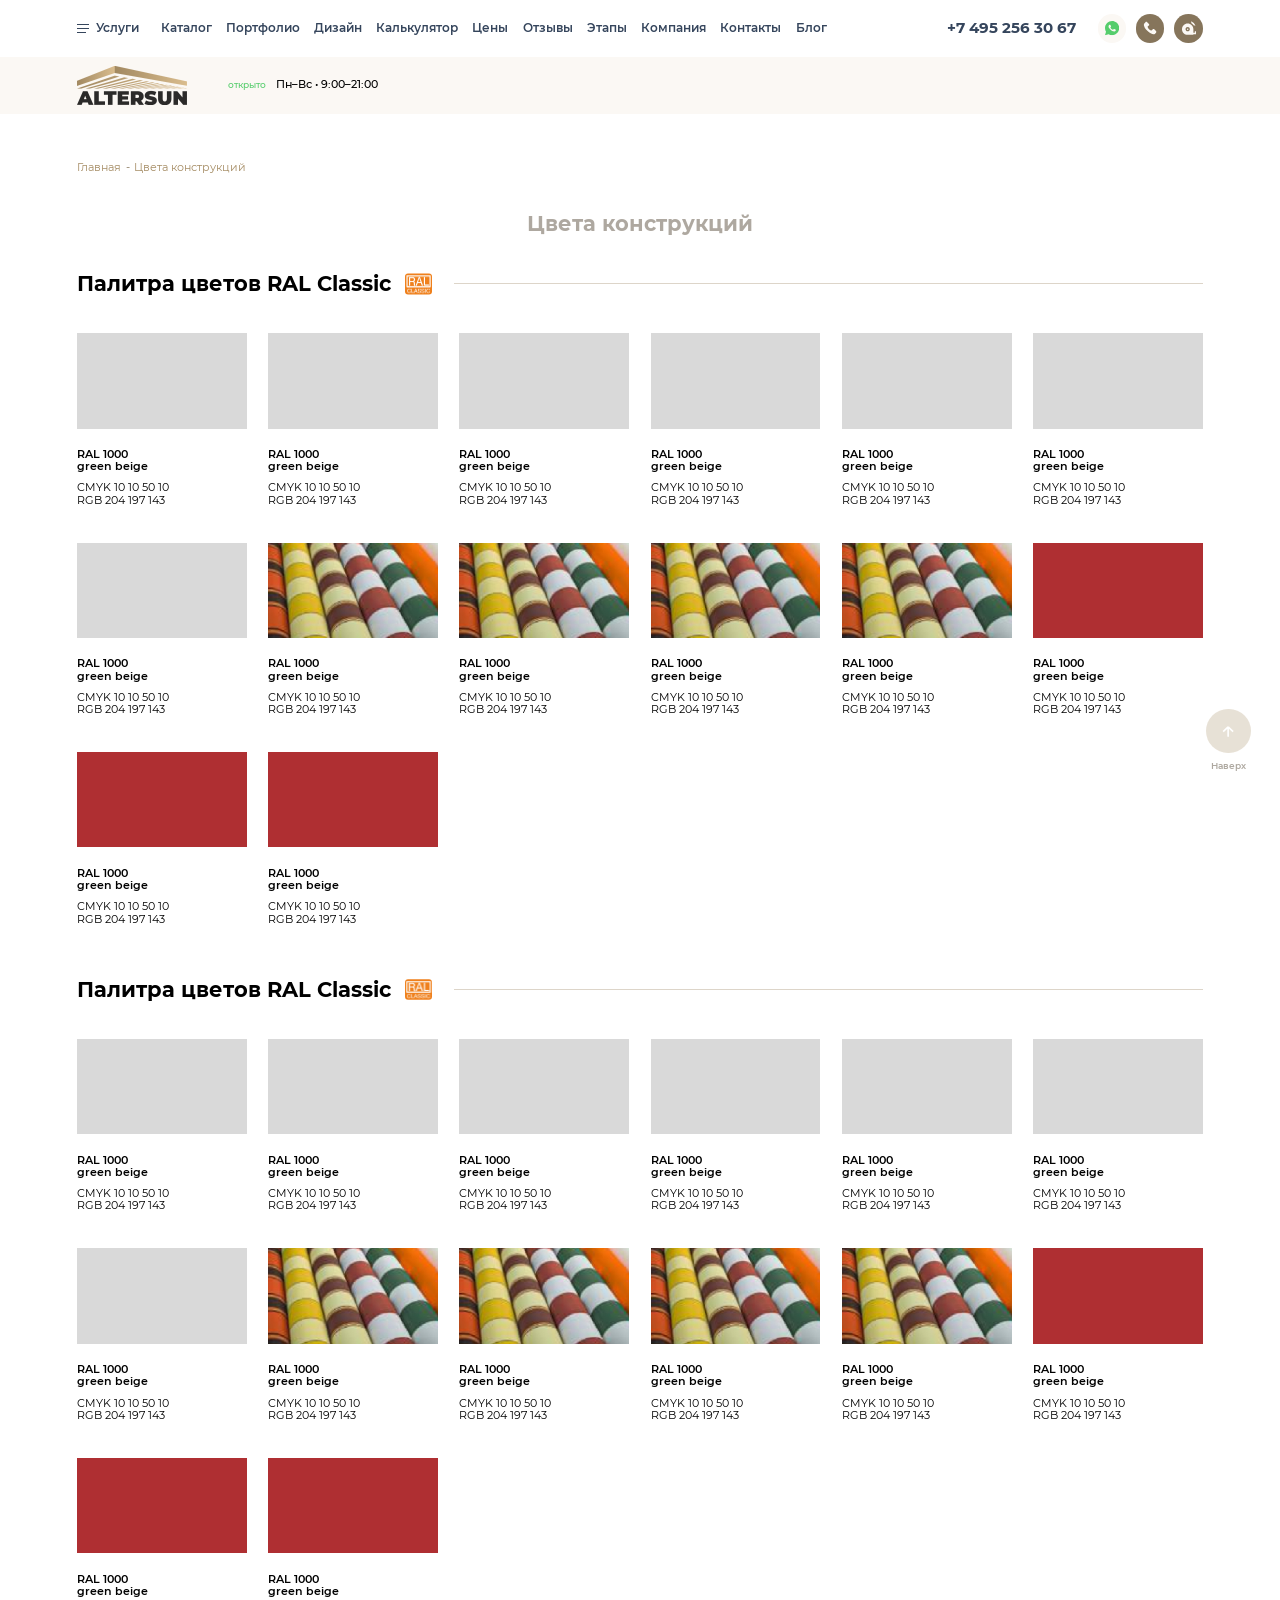
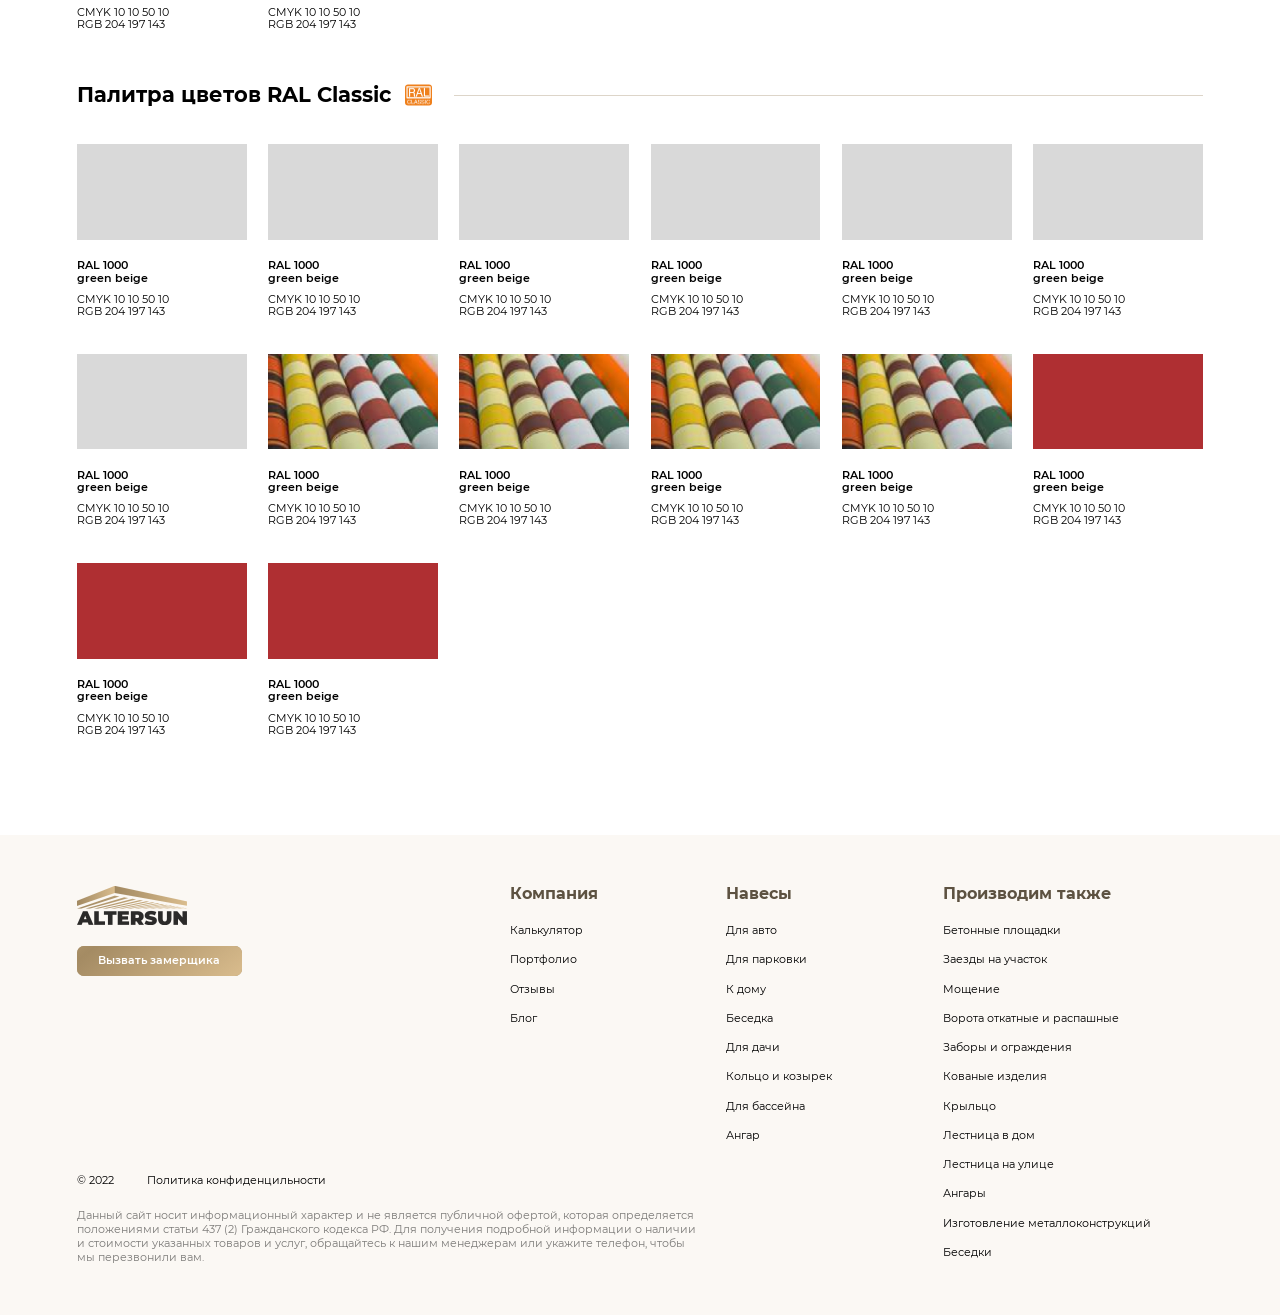
<file: public/08-colors.html>
<!DOCTYPE html>
<html lang="ru">
	<head>
		<meta charset="utf-8">
		<title>Цвета конструкций</title>
		<meta name="description" content="о чем страница">
		<meta http-equiv="X-UA-Compatible" content="IE=edge">
		<meta name="viewport" content="width=device-width,initial-scale=1.0,  shrink-to-fit=no">
		<link type="image/ico" href="img/favicon.ico" rel="shortcut icon"><meta name="format-detection" content="telephone=no"> 
		<link href="libs/swiper/swiper.min.css" rel="stylesheet"/>
		<link href="libs/@fancyapps/ui/fancybox.css" rel="stylesheet"/>
		<link href="libs/plyr/plyr.css" rel="stylesheet"/>
		<link href="css/main.min.css" rel="stylesheet"/>
	</head>
	<body>
		<div class="main-wrapper">
			<!-- start header-->
			<header class="header" id="header">
				<!-- start top-nav-->
				<div class="top-nav block-with-lazy">
					<div class="container">
						<div class="row">
							<div class="col-auto d-lg-none">
								<div class="toggle-menu-mobile toggle-menu-mobile--js"><span></span>
								</div>
							</div>
							<div class="col-auto d-none d-lg-block">
								<div class="services-dropdown dropdown">
									<div class="services-dropdown__btn dropdown__btn">
										<div class="services-dropdown__toggle-icon"><span></span>
										</div><span>Услуги</span>
									</div>
									<div class="services-dropdown__content dropdown__content">
										<div class="container">
											<div class="row">
												<div class="col-3">
													<h6> <img src="img/svg/dropdown-1.svg" alt="" loading="lazy"/>Навесы
													</h6>
													<ul>
														<li><a href="#">Для машин</a></li>
														<li><a href="#">К дому</a></li>
														<li><a href="#">Для бассейна</a></li>
														<li><a href="#">Кованые</a></li>
														<li><a href="#">Беседки</a></li>
														<li><a href="#">Козырьки</a></li>
														<li><a href="#">Другие</a></li>
													</ul>
												</div>
												<div class="col-6">
													<h6> <img src="img/svg/dropdown-2.svg" alt="" loading="lazy"/>Дополнительные услуги
													</h6>
													<ul class="services-dropdown__large-list">
														<li><a href="#">Гаражи из сэндвич панелей</a></li>
														<li><a href="#">Террасы и веранды из ДПК</a></li>
														<li><a href="#">Заборы</a></li>
														<li><a href="#">Ограждения</a></li>
														<li><a href="#">Откатные ворота</a></li>
														<li><a href="#">Распашные ворота</a></li>
														<li><a href="#">Торговые павильоны</a></li>
														<li><a href="#">Быстровозводимые здания</a></li>
														<li><a href="#">Металлокаркасы лестниц</a></li>
														<li><a href="#">Мощение</a></li>
														<li><a href="#">Откатные ворота</a></li>
														<li><a href="#">Промышленные откатные ворота</a></li>
														<li><a href="#">Распашные ворота</a></li>
														<li><a href="#">Рулонные ворота</a></li>
														<li><a href="#">Комплекты для откатных ворот</a></li>
														<li><a href="#">Калитки</a></li>
													</ul>
												</div>
												<div class="col-3">
													<h6> <img src="img/svg/dropdown-3.svg" alt="" loading="lazy"/>О компании
													</h6>
													<ul>
														<li><a href="#">Портфолио работ</a></li>
														<li><a href="#">Отзывы клиентов</a></li>
														<li><a href="#">Калькулятор навесов</a></li>
														<li><a href="#">Как заказать навес</a></li>
														<li><a href="#">Сертификаты качества</a></li>
														<li><a href="#">О компании</a></li>
														<li><a href="#">Блог</a></li>
													</ul>
												</div>
											</div>
										</div>
									</div>
								</div>
							</div>
							<div class="top-nav__col col-auto">
								<div class="menu-mobile menu-mobile--js">
									<div class="menu-mobile__inner">
										<div class="dd-group dd-group-js">
											<div class="accordion-item">
												<div class="accordion-item__head dd-head-js active">
													<h4><img src="img/svg/dropdown-1.svg" alt="" loading="lazy"/>Навесы
													</h4>
													<svg class="icon icon-chevron-right ">
														<use xlink:href="img/svg/sprite.svg#chevron-right"></use>
													</svg>
												</div>
												<div class="accordion-item__content dd-content-js active">
													<ul>
														<li><a href="#">Для машин</a></li>
														<li><a href="#">К дому</a></li>
														<li><a href="#">Для бассейна</a></li>
														<li><a href="#">Кованые</a></li>
														<li><a href="#">Беседки</a></li>
														<li><a href="#">Козырьки</a></li>
														<li><a href="#">Другие</a></li>
													</ul>
												</div>
											</div>
											<div class="accordion-item">
												<div class="accordion-item__head dd-head-js">
													<h4><img src="img/svg/dropdown-2.svg" alt="" loading="lazy"/>Дополнительные услуги
													</h4>
													<svg class="icon icon-chevron-right ">
														<use xlink:href="img/svg/sprite.svg#chevron-right"></use>
													</svg>
												</div>
												<div class="accordion-item__content dd-content-js">
													<ul class="accordion-item__large-list">
														<li><a href="#">Гаражи из сэндвич панелей</a></li>
														<li><a href="#">Террасы и веранды из ДПК</a></li>
														<li><a href="#">Заборы</a></li>
														<li><a href="#">Ограждения</a></li>
														<li><a href="#">Откатные ворота</a></li>
														<li><a href="#">Распашные ворота</a></li>
														<li><a href="#">Торговые павильоны</a></li>
														<li><a href="#">Быстровозводимые здания</a></li>
														<li><a href="#">Металлокаркасы лестниц</a></li>
														<li><a href="#">Мощение</a></li>
														<li><a href="#">Откатные ворота</a></li>
														<li><a href="#">Промышленные откатные ворота</a></li>
														<li><a href="#">Распашные ворота</a></li>
														<li><a href="#">Рулонные ворота</a></li>
														<li><a href="#">Комплекты для откатных ворот</a></li>
														<li><a href="#">Калитки</a></li>
													</ul>
												</div>
											</div>
											<div class="accordion-item">
												<div class="accordion-item__head dd-head-js">
													<h4><img src="img/svg/dropdown-3.svg" alt="" loading="lazy"/>О компании
													</h4>
													<svg class="icon icon-chevron-right ">
														<use xlink:href="img/svg/sprite.svg#chevron-right"></use>
													</svg>
												</div>
												<div class="accordion-item__content dd-content-js">
													<ul>
														<li><a href="#">Портфолио работ</a></li>
														<li><a href="#">Отзывы клиентов</a></li>
														<li><a href="#">Калькулятор навесов</a></li>
														<li><a href="#">Как заказать навес</a></li>
														<li><a href="#">Сертификаты качества</a></li>
														<li><a href="#">О компании</a></li>
														<li><a href="#">Блог</a></li>
													</ul>
												</div>
											</div>
										</div>
										<ul class="menu" itemscope="itemscope" itemtype="http://schema.org/SiteNavigationElement">
											<li class="menu-item" itemprop="item"><a href="#" itemprop="url">Каталог</a></li>
											<li class="menu-item" itemprop="item"><a href="#" itemprop="url">Портфолио</a></li>
											<li class="menu-item" itemprop="item"><a href="#" itemprop="url">Дизайн</a></li>
											<li class="menu-item" itemprop="item"><a href="#" itemprop="url">Калькулятор</a></li>
											<li class="menu-item" itemprop="item"><a href="#" itemprop="url">Цены</a></li>
											<li class="menu-item" itemprop="item"><a href="#" itemprop="url">Отзывы</a></li>
											<li class="menu-item" itemprop="item"><a href="#" itemprop="url">Этапы</a></li>
											<li class="menu-item" itemprop="item"><a href="#" itemprop="url">Компания</a></li>
											<li class="menu-item" itemprop="item"><a href="#" itemprop="url">Контакты</a></li>
											<li class="menu-item" itemprop="item"><a href="#" itemprop="url">Блог</a></li>
										</ul>
										<a class="top-nav__link" href="tel:+74952122320">+7 (495) 212-23-20
										</a>
										<a class="top-nav__link" href="tel:+79697778247">
											 +7 (969) 777-82-47
											<svg class="icon icon-wa ">
												<use xlink:href="img/svg/sprite.svg#wa"></use>
											</svg>
										</a>
										<a class="top-nav__email" href="mailto:info@naves-na-zakaz.ru">info@naves-na-zakaz.ru
										</a>
										<div class="top-nav__soc-wrap">
											<div class="soc">
												<a class="soc__item" href="#" target="_blank"><img src="img/svg/yt.svg" alt="" loading="lazy"/>
												</a>
												<a class="soc__item" href="#" target="_blank"><img src="img/svg/inst.svg" alt="" loading="lazy"/>
												</a>
												<a class="soc__item" href="#" target="_blank"><img src="img/svg/vk2.svg" alt="" loading="lazy"/>
												</a>
												<a class="soc__item" href="#" target="_blank"><img src="img/svg/dzen.svg" alt="" loading="lazy"/>
												</a>
											</div>
										</div>
										<div class="top-nav__footer-btn-wrap">
											<div class="row">
												<div class="col-6">
													<a class="top-nav__footer-btn link-modal-js" href="#modal-call" data-title="Вызвать замерщика" data-text="Оставьте свой номер телефона, мы&amp;nbsp;вам перезвоним и&amp;nbsp;договоримся о&amp;nbsp;замере" data-btn="Отправить" data-pic="1">
														<div class="top-nav__icon-wrap">
															<svg class="icon icon-roulette ">
																<use xlink:href="img/svg/sprite.svg#roulette"></use>
															</svg>
														</div>Вызвать замерщика
													</a>
												</div>
												<div class="col-6">
													<a class="top-nav__footer-btn link-modal-js" href="#modal-callback" data-desktop-pic="img/@2x/modal-3.png" data-mobile-pic="img/avatar-1.png">
														<div class="top-nav__icon-wrap">
															<svg class="icon icon-callBack ">
																<use xlink:href="img/svg/sprite.svg#callBack"></use>
															</svg>
														</div>Обратный звонок
													</a>
												</div>
											</div>
										</div>
									</div>
								</div>
							</div>
							<div class="col text-end">
								<div class="top-nav__center-block">
									<a class="logo d-lg-none mt" href="/"><img src="img/logo.png" alt="" loading="lazy"/>
									</a>
									<a class="top-nav__tel mt" href="tel:+74952563067">+7 495 256 30 67
									</a>
								</div>
							</div>
							<div class="col-auto">
								<div class="soc soc--header">
									<a class="soc__item soc__item--whatsapp" href="#" target="_blank">
										<svg class="icon icon-whatsapp ">
											<use xlink:href="img/svg/sprite.svg#whatsapp"></use>
										</svg>
									</a>
									<a class="soc__item soc__item--phone-call link-modal-js" href="#modal-call" data-title="Обратный звонок" data-text="Оставьте свой номер телефона, и&amp;nbsp;мы&amp;nbsp;вам перезвоним в&amp;nbsp;течение 15&amp;nbsp;минут." data-btn="Заказать обратный звонок" data-pic="2">
										<svg class="icon icon-phone-call ">
											<use xlink:href="img/svg/sprite.svg#phone-call"></use>
										</svg>
									</a>
									<a class="soc__item soc__item--measuring d-none d-xl-grid link-modal-js" href="#modal-call" data-title="Вызвать замерщика" data-text="Оставьте свой номер телефона, мы&amp;nbsp;вам перезвоним и&amp;nbsp;договоримся о&amp;nbsp;замере" data-btn="Отправить" data-pic="1">
										<svg class="icon icon-measuring ">
											<use xlink:href="img/svg/sprite.svg#measuring"></use>
										</svg>
									</a>
								</div>
							</div>
						</div>
					</div>
				</div>
				<!-- end top-nav-->
				<!-- start topLine-->
				<div class="topLine section d-none d-lg-flex" id="topLine">
					<div class="container">
						<div class="topLine__main-row row">
							<div class="col-auto">
								<a class="logo" href="/"><img src="img/logo.png" alt="" loading="lazy"/>
								</a>
							</div>
							<div class="col-auto">
								<div class="schedule"><span>открыто</span><span>Пн&ndash;Вс &bull; 9:00&ndash;21:00</span>
								</div>
							</div>
						</div>
					</div>
				</div>
				<!-- end topLine-->
			</header>
			<!-- end header-->
			<div class="page-head page-head--breadcrumbs">
				<div class="container">
					<nav class="swiper breadcrumb-slider breadcrumb-slider--js" aria-label="breadcrumb">
						<ol class="breadcrumb swiper-wrapper" itemscope="itemscope" itemtype="http://schema.org/BreadcrumbList">
							<li class="breadcrumb-item swiper-slide" itemprop="itemListElement" itemscope="itemscope" itemtype="http://schema.org/ListItem"><a href="/" itemprop="item"><span itemprop="name">Главная</span>
									<meta itemprop="position" content="1"/></a></li>
							<li class="breadcrumb-item active swiper-slide" itemprop="itemListElement" itemscope="itemscope" itemtype="http://schema.org/ListItem"><a href="#" itemprop="item"><span itemprop="name">Цвета конструкций</span>
									<meta itemprop="position" content="2"/></a></li>
						</ol>
					</nav>
					<h1>Цвета конструкций</h1>
				</div>
			</div>
			<!-- start sColors-->
			<section class="sColors section">
				<div class="container">
					<div class="section-title">
						<h2> <span>Палитра цветов RAL Classic</span><img src="img/svg/sColors-1.svg" alt="" loading="lazy"/>
						</h2>
					</div>
					<div class="sColors__row row">
						<div class="sColors__col col-auto">
							<a class="colorItem" href="#">
								<div class="colorItem__sample">
								</div>
								<div class="colorItem__caption"><b><span>RAL 1000 </span><span>green beige</span></b><span>CMYK 10 10 50 10 </span><span>RGB 204 197 143</span>
								</div>
							</a>
						</div>
						<div class="sColors__col col-auto">
							<a class="colorItem" href="#">
								<div class="colorItem__sample">
								</div>
								<div class="colorItem__caption"><b><span>RAL 1000 </span><span>green beige</span></b><span>CMYK 10 10 50 10 </span><span>RGB 204 197 143</span>
								</div>
							</a>
						</div>
						<div class="sColors__col col-auto">
							<a class="colorItem" href="#">
								<div class="colorItem__sample">
								</div>
								<div class="colorItem__caption"><b><span>RAL 1000 </span><span>green beige</span></b><span>CMYK 10 10 50 10 </span><span>RGB 204 197 143</span>
								</div>
							</a>
						</div>
						<div class="sColors__col col-auto">
							<a class="colorItem" href="#">
								<div class="colorItem__sample">
								</div>
								<div class="colorItem__caption"><b><span>RAL 1000 </span><span>green beige</span></b><span>CMYK 10 10 50 10 </span><span>RGB 204 197 143</span>
								</div>
							</a>
						</div>
						<div class="sColors__col col-auto">
							<a class="colorItem" href="#">
								<div class="colorItem__sample">
								</div>
								<div class="colorItem__caption"><b><span>RAL 1000 </span><span>green beige</span></b><span>CMYK 10 10 50 10 </span><span>RGB 204 197 143</span>
								</div>
							</a>
						</div>
						<div class="sColors__col col-auto">
							<a class="colorItem" href="#">
								<div class="colorItem__sample">
								</div>
								<div class="colorItem__caption"><b><span>RAL 1000 </span><span>green beige</span></b><span>CMYK 10 10 50 10 </span><span>RGB 204 197 143</span>
								</div>
							</a>
						</div>
						<div class="sColors__col col-auto">
							<a class="colorItem" href="#">
								<div class="colorItem__sample">
								</div>
								<div class="colorItem__caption"><b><span>RAL 1000 </span><span>green beige</span></b><span>CMYK 10 10 50 10 </span><span>RGB 204 197 143</span>
								</div>
							</a>
						</div>
						<div class="sColors__col col-auto">
							<a class="colorItem" href="#">
								<div class="colorItem__sample"><img class="object-fit-js" src="img/collectionItem-1.jpg" alt="" loading="lazy"/>
								</div>
								<div class="colorItem__caption"><b><span>RAL 1000 </span><span>green beige</span></b><span>CMYK 10 10 50 10 </span><span>RGB 204 197 143</span>
								</div>
							</a>
						</div>
						<div class="sColors__col col-auto">
							<a class="colorItem" href="#">
								<div class="colorItem__sample"><img class="object-fit-js" src="img/collectionItem-1.jpg" alt="" loading="lazy"/>
								</div>
								<div class="colorItem__caption"><b><span>RAL 1000 </span><span>green beige</span></b><span>CMYK 10 10 50 10 </span><span>RGB 204 197 143</span>
								</div>
							</a>
						</div>
						<div class="sColors__col col-auto">
							<a class="colorItem" href="#">
								<div class="colorItem__sample"><img class="object-fit-js" src="img/collectionItem-1.jpg" alt="" loading="lazy"/>
								</div>
								<div class="colorItem__caption"><b><span>RAL 1000 </span><span>green beige</span></b><span>CMYK 10 10 50 10 </span><span>RGB 204 197 143</span>
								</div>
							</a>
						</div>
						<div class="sColors__col col-auto">
							<a class="colorItem" href="#">
								<div class="colorItem__sample"><img class="object-fit-js" src="img/collectionItem-1.jpg" alt="" loading="lazy"/>
								</div>
								<div class="colorItem__caption"><b><span>RAL 1000 </span><span>green beige</span></b><span>CMYK 10 10 50 10 </span><span>RGB 204 197 143</span>
								</div>
							</a>
						</div>
						<div class="sColors__col col-auto">
							<a class="colorItem" href="#" style="--bgColor: #AF2F32;">
								<div class="colorItem__sample">
								</div>
								<div class="colorItem__caption"><b><span>RAL 1000 </span><span>green beige</span></b><span>CMYK 10 10 50 10 </span><span>RGB 204 197 143</span>
								</div>
							</a>
						</div>
						<div class="sColors__col col-auto">
							<a class="colorItem" href="#" style="--bgColor: #AF2F32;">
								<div class="colorItem__sample">
								</div>
								<div class="colorItem__caption"><b><span>RAL 1000 </span><span>green beige</span></b><span>CMYK 10 10 50 10 </span><span>RGB 204 197 143</span>
								</div>
							</a>
						</div>
						<div class="sColors__col col-auto">
							<a class="colorItem" href="#" style="--bgColor: #AF2F32;">
								<div class="colorItem__sample">
								</div>
								<div class="colorItem__caption"><b><span>RAL 1000 </span><span>green beige</span></b><span>CMYK 10 10 50 10 </span><span>RGB 204 197 143</span>
								</div>
							</a>
						</div>
					</div>
				</div>
			</section>
			<!-- end sColors-->
			<!-- start sColors-->
			<section class="sColors section">
				<div class="container">
					<div class="section-title">
						<h2> <span>Палитра цветов RAL Classic</span><img src="img/svg/sColors-1.svg" alt="" loading="lazy"/>
						</h2>
					</div>
					<div class="sColors__row row">
						<div class="sColors__col col-auto">
							<a class="colorItem" href="#">
								<div class="colorItem__sample">
								</div>
								<div class="colorItem__caption"><b><span>RAL 1000 </span><span>green beige</span></b><span>CMYK 10 10 50 10 </span><span>RGB 204 197 143</span>
								</div>
							</a>
						</div>
						<div class="sColors__col col-auto">
							<a class="colorItem" href="#">
								<div class="colorItem__sample">
								</div>
								<div class="colorItem__caption"><b><span>RAL 1000 </span><span>green beige</span></b><span>CMYK 10 10 50 10 </span><span>RGB 204 197 143</span>
								</div>
							</a>
						</div>
						<div class="sColors__col col-auto">
							<a class="colorItem" href="#">
								<div class="colorItem__sample">
								</div>
								<div class="colorItem__caption"><b><span>RAL 1000 </span><span>green beige</span></b><span>CMYK 10 10 50 10 </span><span>RGB 204 197 143</span>
								</div>
							</a>
						</div>
						<div class="sColors__col col-auto">
							<a class="colorItem" href="#">
								<div class="colorItem__sample">
								</div>
								<div class="colorItem__caption"><b><span>RAL 1000 </span><span>green beige</span></b><span>CMYK 10 10 50 10 </span><span>RGB 204 197 143</span>
								</div>
							</a>
						</div>
						<div class="sColors__col col-auto">
							<a class="colorItem" href="#">
								<div class="colorItem__sample">
								</div>
								<div class="colorItem__caption"><b><span>RAL 1000 </span><span>green beige</span></b><span>CMYK 10 10 50 10 </span><span>RGB 204 197 143</span>
								</div>
							</a>
						</div>
						<div class="sColors__col col-auto">
							<a class="colorItem" href="#">
								<div class="colorItem__sample">
								</div>
								<div class="colorItem__caption"><b><span>RAL 1000 </span><span>green beige</span></b><span>CMYK 10 10 50 10 </span><span>RGB 204 197 143</span>
								</div>
							</a>
						</div>
						<div class="sColors__col col-auto">
							<a class="colorItem" href="#">
								<div class="colorItem__sample">
								</div>
								<div class="colorItem__caption"><b><span>RAL 1000 </span><span>green beige</span></b><span>CMYK 10 10 50 10 </span><span>RGB 204 197 143</span>
								</div>
							</a>
						</div>
						<div class="sColors__col col-auto">
							<a class="colorItem" href="#">
								<div class="colorItem__sample"><img class="object-fit-js" src="img/collectionItem-1.jpg" alt="" loading="lazy"/>
								</div>
								<div class="colorItem__caption"><b><span>RAL 1000 </span><span>green beige</span></b><span>CMYK 10 10 50 10 </span><span>RGB 204 197 143</span>
								</div>
							</a>
						</div>
						<div class="sColors__col col-auto">
							<a class="colorItem" href="#">
								<div class="colorItem__sample"><img class="object-fit-js" src="img/collectionItem-1.jpg" alt="" loading="lazy"/>
								</div>
								<div class="colorItem__caption"><b><span>RAL 1000 </span><span>green beige</span></b><span>CMYK 10 10 50 10 </span><span>RGB 204 197 143</span>
								</div>
							</a>
						</div>
						<div class="sColors__col col-auto">
							<a class="colorItem" href="#">
								<div class="colorItem__sample"><img class="object-fit-js" src="img/collectionItem-1.jpg" alt="" loading="lazy"/>
								</div>
								<div class="colorItem__caption"><b><span>RAL 1000 </span><span>green beige</span></b><span>CMYK 10 10 50 10 </span><span>RGB 204 197 143</span>
								</div>
							</a>
						</div>
						<div class="sColors__col col-auto">
							<a class="colorItem" href="#">
								<div class="colorItem__sample"><img class="object-fit-js" src="img/collectionItem-1.jpg" alt="" loading="lazy"/>
								</div>
								<div class="colorItem__caption"><b><span>RAL 1000 </span><span>green beige</span></b><span>CMYK 10 10 50 10 </span><span>RGB 204 197 143</span>
								</div>
							</a>
						</div>
						<div class="sColors__col col-auto">
							<a class="colorItem" href="#" style="--bgColor: #AF2F32;">
								<div class="colorItem__sample">
								</div>
								<div class="colorItem__caption"><b><span>RAL 1000 </span><span>green beige</span></b><span>CMYK 10 10 50 10 </span><span>RGB 204 197 143</span>
								</div>
							</a>
						</div>
						<div class="sColors__col col-auto">
							<a class="colorItem" href="#" style="--bgColor: #AF2F32;">
								<div class="colorItem__sample">
								</div>
								<div class="colorItem__caption"><b><span>RAL 1000 </span><span>green beige</span></b><span>CMYK 10 10 50 10 </span><span>RGB 204 197 143</span>
								</div>
							</a>
						</div>
						<div class="sColors__col col-auto">
							<a class="colorItem" href="#" style="--bgColor: #AF2F32;">
								<div class="colorItem__sample">
								</div>
								<div class="colorItem__caption"><b><span>RAL 1000 </span><span>green beige</span></b><span>CMYK 10 10 50 10 </span><span>RGB 204 197 143</span>
								</div>
							</a>
						</div>
					</div>
				</div>
			</section>
			<!-- end sColors-->
			<!-- start sColors-->
			<section class="sColors section mb-5">
				<div class="container">
					<div class="section-title">
						<h2> <span>Палитра цветов RAL Classic</span><img src="img/svg/sColors-1.svg" alt="" loading="lazy"/>
						</h2>
					</div>
					<div class="sColors__row row">
						<div class="sColors__col col-auto">
							<a class="colorItem" href="#">
								<div class="colorItem__sample">
								</div>
								<div class="colorItem__caption"><b><span>RAL 1000 </span><span>green beige</span></b><span>CMYK 10 10 50 10 </span><span>RGB 204 197 143</span>
								</div>
							</a>
						</div>
						<div class="sColors__col col-auto">
							<a class="colorItem" href="#">
								<div class="colorItem__sample">
								</div>
								<div class="colorItem__caption"><b><span>RAL 1000 </span><span>green beige</span></b><span>CMYK 10 10 50 10 </span><span>RGB 204 197 143</span>
								</div>
							</a>
						</div>
						<div class="sColors__col col-auto">
							<a class="colorItem" href="#">
								<div class="colorItem__sample">
								</div>
								<div class="colorItem__caption"><b><span>RAL 1000 </span><span>green beige</span></b><span>CMYK 10 10 50 10 </span><span>RGB 204 197 143</span>
								</div>
							</a>
						</div>
						<div class="sColors__col col-auto">
							<a class="colorItem" href="#">
								<div class="colorItem__sample">
								</div>
								<div class="colorItem__caption"><b><span>RAL 1000 </span><span>green beige</span></b><span>CMYK 10 10 50 10 </span><span>RGB 204 197 143</span>
								</div>
							</a>
						</div>
						<div class="sColors__col col-auto">
							<a class="colorItem" href="#">
								<div class="colorItem__sample">
								</div>
								<div class="colorItem__caption"><b><span>RAL 1000 </span><span>green beige</span></b><span>CMYK 10 10 50 10 </span><span>RGB 204 197 143</span>
								</div>
							</a>
						</div>
						<div class="sColors__col col-auto">
							<a class="colorItem" href="#">
								<div class="colorItem__sample">
								</div>
								<div class="colorItem__caption"><b><span>RAL 1000 </span><span>green beige</span></b><span>CMYK 10 10 50 10 </span><span>RGB 204 197 143</span>
								</div>
							</a>
						</div>
						<div class="sColors__col col-auto">
							<a class="colorItem" href="#">
								<div class="colorItem__sample">
								</div>
								<div class="colorItem__caption"><b><span>RAL 1000 </span><span>green beige</span></b><span>CMYK 10 10 50 10 </span><span>RGB 204 197 143</span>
								</div>
							</a>
						</div>
						<div class="sColors__col col-auto">
							<a class="colorItem" href="#">
								<div class="colorItem__sample"><img class="object-fit-js" src="img/collectionItem-1.jpg" alt="" loading="lazy"/>
								</div>
								<div class="colorItem__caption"><b><span>RAL 1000 </span><span>green beige</span></b><span>CMYK 10 10 50 10 </span><span>RGB 204 197 143</span>
								</div>
							</a>
						</div>
						<div class="sColors__col col-auto">
							<a class="colorItem" href="#">
								<div class="colorItem__sample"><img class="object-fit-js" src="img/collectionItem-1.jpg" alt="" loading="lazy"/>
								</div>
								<div class="colorItem__caption"><b><span>RAL 1000 </span><span>green beige</span></b><span>CMYK 10 10 50 10 </span><span>RGB 204 197 143</span>
								</div>
							</a>
						</div>
						<div class="sColors__col col-auto">
							<a class="colorItem" href="#">
								<div class="colorItem__sample"><img class="object-fit-js" src="img/collectionItem-1.jpg" alt="" loading="lazy"/>
								</div>
								<div class="colorItem__caption"><b><span>RAL 1000 </span><span>green beige</span></b><span>CMYK 10 10 50 10 </span><span>RGB 204 197 143</span>
								</div>
							</a>
						</div>
						<div class="sColors__col col-auto">
							<a class="colorItem" href="#">
								<div class="colorItem__sample"><img class="object-fit-js" src="img/collectionItem-1.jpg" alt="" loading="lazy"/>
								</div>
								<div class="colorItem__caption"><b><span>RAL 1000 </span><span>green beige</span></b><span>CMYK 10 10 50 10 </span><span>RGB 204 197 143</span>
								</div>
							</a>
						</div>
						<div class="sColors__col col-auto">
							<a class="colorItem" href="#" style="--bgColor: #AF2F32;">
								<div class="colorItem__sample">
								</div>
								<div class="colorItem__caption"><b><span>RAL 1000 </span><span>green beige</span></b><span>CMYK 10 10 50 10 </span><span>RGB 204 197 143</span>
								</div>
							</a>
						</div>
						<div class="sColors__col col-auto">
							<a class="colorItem" href="#" style="--bgColor: #AF2F32;">
								<div class="colorItem__sample">
								</div>
								<div class="colorItem__caption"><b><span>RAL 1000 </span><span>green beige</span></b><span>CMYK 10 10 50 10 </span><span>RGB 204 197 143</span>
								</div>
							</a>
						</div>
						<div class="sColors__col col-auto">
							<a class="colorItem" href="#" style="--bgColor: #AF2F32;">
								<div class="colorItem__sample">
								</div>
								<div class="colorItem__caption"><b><span>RAL 1000 </span><span>green beige</span></b><span>CMYK 10 10 50 10 </span><span>RGB 204 197 143</span>
								</div>
							</a>
						</div>
					</div>
				</div>
			</section>
			<!-- end sColors-->
			<footer class="footer">
				<div class="container">
					<div class="row">
						<div class="footer__col-main col-lg-9">
							<div class="row">
								<div class="col-lg-4 col-xl-3">
									<div class="footer__head">
										<a class="logo" href="/"><img src="img/logo.png" alt="" loading="lazy"/>
										</a>
									</div>
									<a class="footer__btn btn btn-primary btn-sm btn-gradient link-modal-js" href="#modal-call" data-title="Вызвать замерщика" data-text="Оставьте свой номер телефона, мы&amp;nbsp;вам перезвоним и&amp;nbsp;договоримся о&amp;nbsp;замере" data-btn="Отправить" data-pic="1">Вызвать замерщика 
									</a>
								</div>
								<div class="col-6 col-sm-4 col-xl-3 ml-lg-auto">
									<h6>Компания</h6>
									<ul>
										<li><a href="#">Калькулятор</a></li>
										<li><a href="#">Портфолио</a></li>
										<li><a href="#">Отзывы</a></li>
										<li><a href="#">Блог</a></li>
									</ul>
								</div>
								<div class="col-6 col-sm-4 col-xl-3">
									<h6>Навесы</h6>
									<ul>
										<li><a href="#">Для авто</a></li>
										<li><a href="#">Для парковки</a></li>
										<li><a href="#">К дому</a></li>
										<li><a href="#">Беседка</a></li>
										<li><a href="#">Для дачи</a></li>
										<li><a href="#">Кольцо и козырек</a></li>
										<li><a href="#">Для бассейна</a></li>
										<li><a href="#">Ангар</a></li>
									</ul>
								</div>
								<div class="col-sm-4 d-lg-none">
									<h6>Производим также</h6>
									<ul>
										<li><a href="#">Бетонные площадки</a></li>
										<li><a href="#">Заезды на участок</a></li>
										<li><a href="#">Мощение</a></li>
										<li><a href="#">Ворота откатные и распашные</a></li>
										<li><a href="#">Заборы и ограждения</a></li>
										<li><a href="#">Кованые изделия</a></li>
										<li><a href="#">Крыльцо</a></li>
										<li><a href="#">Лестница в дом</a></li>
										<li><a href="#">Лестница на улице</a></li>
										<li><a href="#">Ангары</a></li>
										<li><a href="#">Изготовление металлоконструкций</a></li>
										<li><a href="#">Беседки </a></li>
									</ul>
								</div>
							</div>
							<div class="footer__content"><span>© 2022</span><a href="#">Политика конфиденцильности</a>
								<p>Данный сайт носит информационный характер и&nbsp;не&nbsp;является публичной офертой, которая определяется положениями статьи 437 (2) Гражданского кодекса РФ. Для получения подробной информации о&nbsp;наличии и&nbsp;стоимости указанных товаров и&nbsp;услуг, обращайтесь к&nbsp;нашим менеджерам или укажите телефон, чтобы мы&nbsp;перезвонили вам.</p>
							</div>
						</div>
						<div class="col-lg-3 d-none d-lg-block">
							<h6>Производим также</h6>
							<ul>
								<li><a href="#">Бетонные площадки</a></li>
								<li><a href="#">Заезды на участок</a></li>
								<li><a href="#">Мощение</a></li>
								<li><a href="#">Ворота откатные и распашные</a></li>
								<li><a href="#">Заборы и ограждения</a></li>
								<li><a href="#">Кованые изделия</a></li>
								<li><a href="#">Крыльцо</a></li>
								<li><a href="#">Лестница в дом</a></li>
								<li><a href="#">Лестница на улице</a></li>
								<li><a href="#">Ангары</a></li>
								<li><a href="#">Изготовление металлоконструкций</a></li>
								<li><a href="#">Беседки </a></li>
							</ul>
						</div>
					</div>
				</div>
			</footer>
			<div class="back-top" id="back-top"><a href="#top">
					<svg class="icon icon-arrow-up ">
						<use xlink:href="img/svg/sprite.svg#arrow-up"></use>
					</svg><span>Наверх</span></a>
			</div>
		</div>
		<!--  start modals-->
		<div id="modal-call" style="display: none">
			<div class="modal-win">
				<picture class="modal-pic-js"></picture>
				<div class="form-wrap">
					<form>
						<div class="text-center">
							<h4 class="modal-title-js"></h4>
							<p class="modal-text-js"></p>
						</div>
						<div class="form-wrap__input-wrap form-group">
							<label><input class="form-wrap__input form-control" name="text" type="text" placeholder="Ваше Имя" required="required"/>
							</label>
						</div>
						<!-- +e.input-wrap-->
						<div class="form-wrap__input-wrap form-group">
							<label><input class="form-wrap__input form-control" name="tel" type="tel" placeholder="+7 ___ ___ __ __" required="required"/>
							</label>
						</div>
						<!-- +e.input-wrap-->
						<button class="form-wrap__btn btn btn-gradient" type="submit">
						</button>
						<div class="form-wrap__agreement">
							<label class="custom-input form-check"><input class="custom-input__input form-check-input" name="checkbox" type="checkbox" checked="checked" required="required"/><span class="custom-input__text form-check-label">Я согласен с условиями <a class="link-modal-js" href="#modal-policy">политики конфиденциальности</a> и предоставляю согласие на обработку <a class="link-modal-js" href="#modal-policy">персональных данных</a> </span>
							</label>
						</div>
					</form>
				</div>
				<div class="modal-win__img-wrap bg-wrap">
					<!-- picture-->
					<picture class="picture-bg"> 
						<source type="image/avif" srcset="img/@2x/avif/modal-bg.avif"/>
						<source type="image/webp" srcset="img/@2x/webp/modal-bg.webp"/><img class="object-fit-js" src="img/@2x/modal-bg.jpg" alt="" loading="lazy"/>
					</picture>
					<!-- /picture-->
				</div>
			</div>
		</div>
		<!-- #modal-call-->
		<div id="modal-call-reviews" style="display: none">
			<div class="modal-win modal-win--reviews">
				<div class="sClientsReviews__wrap">
					<div class="row">
						<div class="col-md">
							<div class="sClientsReviews__profile">
								<div class="sClientsReviews__profile-content">
									<div class="sClientsReviews__avatar"></div>
									<div class="sClientsReviews__info"><span>Клиент</span><span>Игорь</span>
										<p>МО, г. Дмитров, СНТ &laquo;Квазаровка&raquo;</p>
									</div>
								</div>
							</div>
						</div>
						<div class="col-md">
							<audio class="js-player" controls="">
								<source src="audio/sample.mp3" type="audio/mp3"/>
							</audio>
						</div>
					</div>
					<div class="modal-win__content">
						<h4>&laquo;Убрали за&nbsp;собой мусор, соблюдали чистоту&raquo;</h4>
						<p>Вы&nbsp;купили себе дом! Время обустраивать участок. Есть куча идей для построек: из&nbsp;бревен, кирпичей, металла, дерева и&nbsp;других материалов, и&nbsp;все эти идеи можно воплотить с&nbsp;помощью навеса. В&nbsp;этой статье мы&nbsp;расскажем о&nbsp;7&nbsp;способах, как украсить участок, и&nbsp;сделать жизнь комфортнее под навесом.Вы купили себе дом! Время обустраивать участок. Есть куча идей для построек: из&nbsp;бревен, кирпичей, металла, дерева и&nbsp;других материалов, и&nbsp;все эти идеи можно воплотить с&nbsp;помощью навеса. В&nbsp;этой статье мы&nbsp;расскажем о&nbsp;7&nbsp;способах, как украсить участок, и&nbsp;сделать жизнь комфортнее под навесом.Вы купили себе дом! Время обустраивать участок. Есть куча идей для построек: из&nbsp;бревен, кирпичей, металла, дерева и&nbsp;других материалов, и&nbsp;все эти идеи можно воплотить с&nbsp;помощью навеса. В&nbsp;этой статье мы&nbsp;расскажем о&nbsp;7&nbsp;способах, как украсить участок, и&nbsp;сделать жизнь комфортнее под навесом.</p>
						<p>Вы&nbsp;купили себе дом! Время обустраивать участок. Есть куча идей для построек: из&nbsp;бревен, кирпичей, металла, дерева и&nbsp;других материалов, и&nbsp;все эти идеи можно воплотить с&nbsp;помощью навеса. В&nbsp;этой статье мы&nbsp;расскажем о&nbsp;7&nbsp;способах, как украсить участок, и&nbsp;сделать жизнь комфортнее под навесом.Вы купили себе дом! Время обустраивать участок. Есть куча идей для построек: из&nbsp;бревен, кирпичей, металла, дерева и&nbsp;других материалов, и&nbsp;все эти идеи можно воплотить с&nbsp;помощью навеса. В&nbsp;этой статье мы&nbsp;расскажем о&nbsp;7&nbsp;способах, как украсить участок, и&nbsp;сделать жизнь комфортнее под навесом.Вы купили себе дом! Время обустраивать участок. Есть куча идей для построек: из&nbsp;бревен, кирпичей, металла, дерева и&nbsp;других материалов, и&nbsp;все эти идеи можно воплотить с&nbsp;помощью навеса. В&nbsp;этой статье мы&nbsp;расскажем о&nbsp;7&nbsp;способах, как украсить участок, и&nbsp;сделать жизнь комфортнее под навесом.</p>
						<div class="text-end mt-3"><a class="btn btn-primary btn-gradient" href="#">Кнопка </a></div>
					</div>
				</div>
			</div>
		</div>
		<!-- #modal-call-reviews-->
		<div id="modal-policy" style="display: none">
			<div class="modal-win modal-win--reviews d-block p-4">
				<p>Политика конфиденциальности объясняет пользователям ресурса <a href="https://naves-na-zakaz.ru/">https://naves-na-zakaz.ru</a>/ (сайт \ мобильное приложение), с какой целью их личная информация собирается, и как будет использоваться.</p>
				<p>Сайт <a href="https://naves-na-zakaz.ru/"> https://naves-na-zakaz.ru/</a> уважает ваше право и соблюдает конфиденциальность при заполнении, передачи и хранении ваших персональных данных.</p>
				<p>Размещение заявки на сайте <a href="https://naves-na-zakaz.ru/">https://naves-na-zakaz.ru</a> означает Ваше согласие на обработку данных и дальнейшей передачи ваших контактных данных компании «Навес на заказ».</p>
				<p>Под персональными данными подразумевается информация, относящаяся к субъекту персональных данных, в частности фамилия, имя и отчество, дата рождения, адрес, контактные реквизиты (телефон, адрес электронной почты), семейное, имущественное положение и иные данные, относимые Федеральным законом от 27 июля 2006 года № 152-ФЗ «О персональных данных» (далее – «Закон») к категории персональных данных.</p>
				<p>Целью обработки персональных данных является оказание сайтом <a href="https://naves-na-zakaz.ru/">https://naves-na-zakaz.ru</a> информационно-справочных услуг, а также информирование об оказываемых услугах компании «Навес на заказ».</p>
				<p>В случае отзыва согласия на обработку своих персональных данных мы обязуемся удалить Ваши персональные данные в срок не позднее 3 рабочих дней. Отзыв согласия можно отправить в электронном виде по адресу: <a href="mailto:info@naves-na-zakaz.ru">info@naves-na-zakaz.ru</a></p>
			</div>
		</div>
		<!-- #modal-policy-->
		<div id="modal-callback" style="display: none">
			<div class="modal-win modal-win--callback">
				<div class="form-wrap">
					<form>
						<div class="row">
							<div class="col-lg-6">
								<div class="form-wrap__wrap">
									<picture class="modal-avatar-js"></picture>
									<div class="text-center">
										<div class="h4">Обратный звонок</div>
										<p>Оставьте свой номер телефона и&nbsp;мы&nbsp;вам перезвоним в&nbsp;течение 15&nbsp;минут</p>
									</div>
									<div class="form-wrap__input-wrap form-group">
										<label><input class="form-wrap__input form-control" name="tel" type="tel" placeholder="Ваш телефон" required="required"/>
										</label>
									</div>
									<!-- +e.input-wrap-->
									<button class="form-wrap__btn btn btn-primary btn-gradient" type="submit">Запросить обратный звонок
									</button>
									<div class="form-wrap__agreement">
										<label class="custom-input form-check"><input class="custom-input__input form-check-input" name="checkbox" type="checkbox" checked="checked" required="required"/><span class="custom-input__text form-check-label">Я согласен с условиями <a class="link-modal-js" href="#modal-policy">политики конфиденциальности</a> и предоставляю согласие на обработку <a class="link-modal-js" href="#modal-policy">персональных данных</a> </span>
										</label>
									</div>
								</div>
							</div>
							<div class="col-lg-6 d-none d-lg-block">
								<div class="form-wrap__img-wrap">
									<!-- picture-->
									<picture> 
										<source type="image/avif" srcset="img/@2x/avif/modal-bg-2.avif"/>
										<source type="image/webp" srcset="img/@2x/webp/modal-bg-2.webp"/><img class="object-fit-js" src="img/@2x/modal-bg-2.jpg" alt="" loading="lazy"/>
									</picture>
									<!-- /picture-->
								</div>
								<picture class="modal-pic-js img"></picture>
							</div>
						</div>
					</form>
				</div>
			</div>
		</div>
		<!-- #modal-callback-->
		<!-- end modals-->
		<script src="libs/jquery/jquery.min.js"></script>
		<script src="libs/@fancyapps/ui/fancybox.umd.js"> </script>
		<script src="libs/swiper/swiper-bundle.min.js"> </script>
		<script src="libs/inputmask/inputmask.min.js"></script>
		<script src="libs/hc-sticky/hc-sticky.js"></script>
		<script src="libs/plyr/plyr.min.js"> </script>
		<script src="js/common.js"></script>
	</body>
</html>
</file>
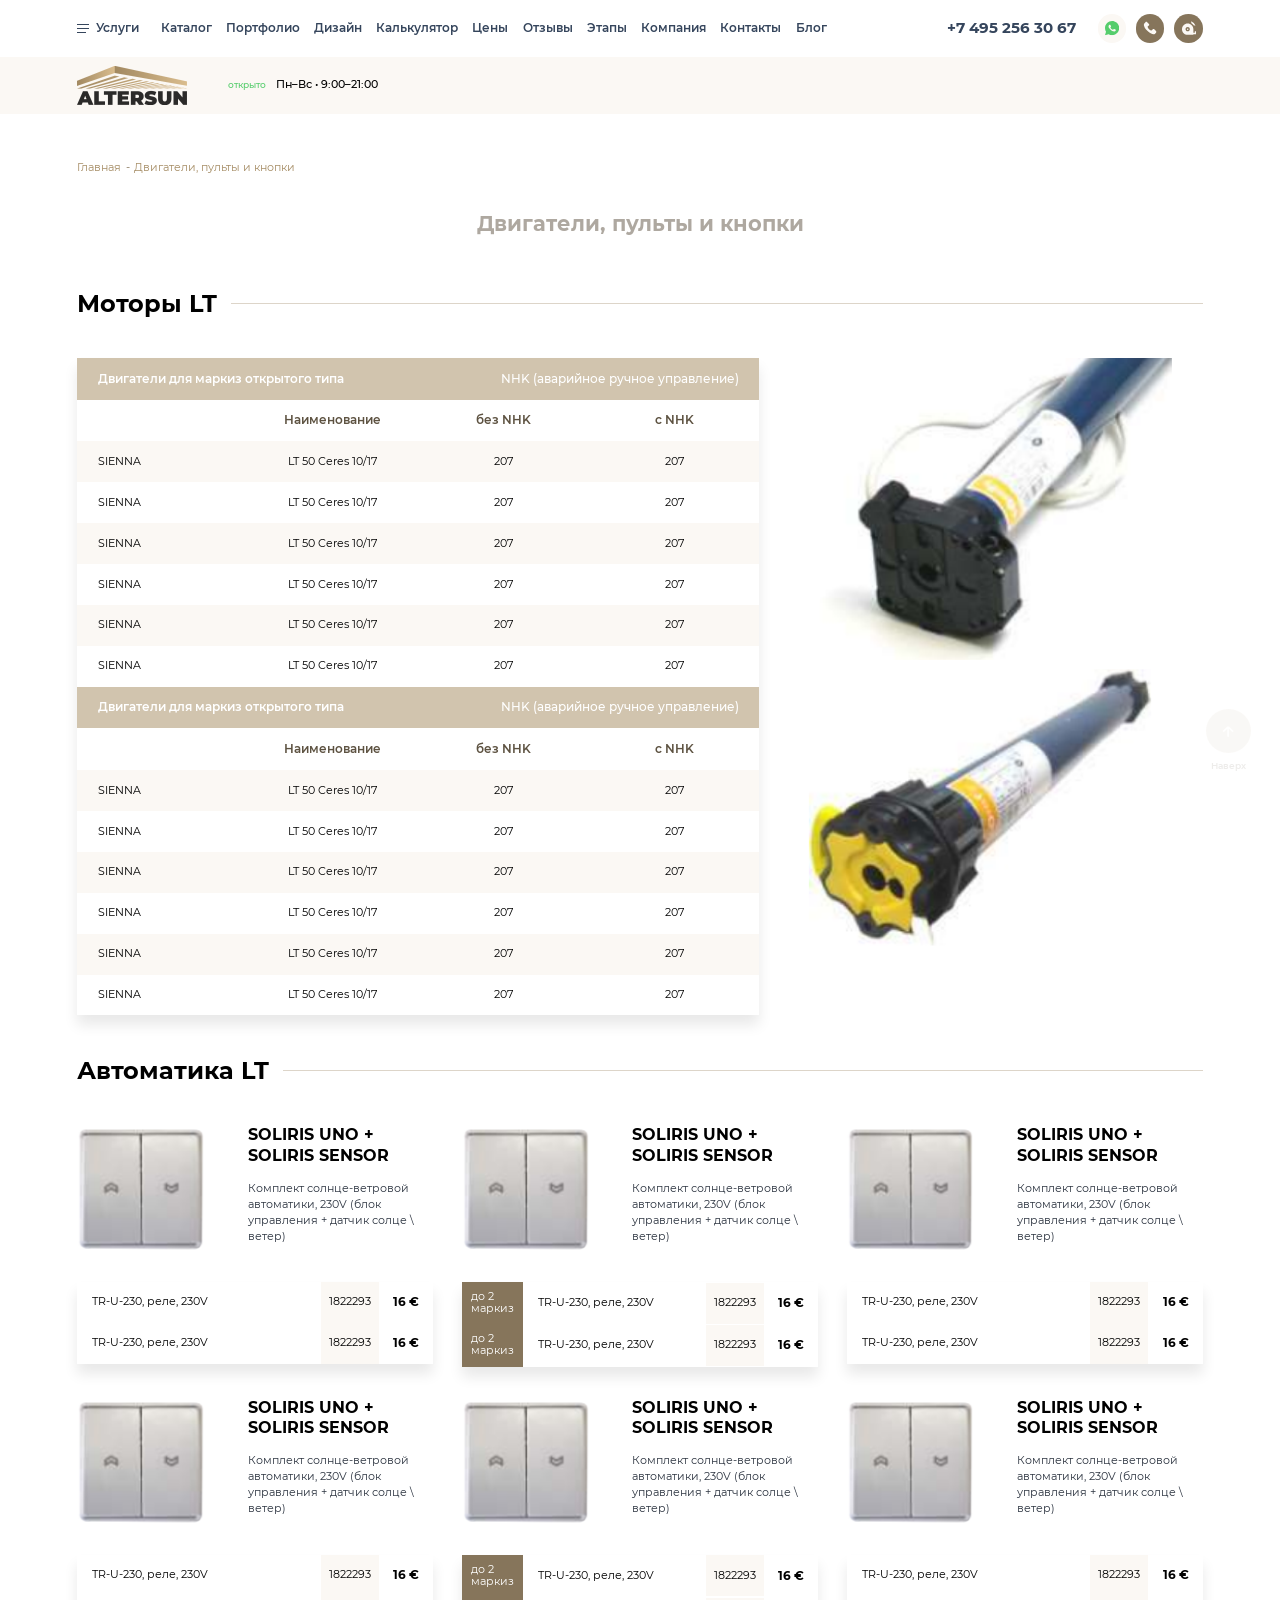
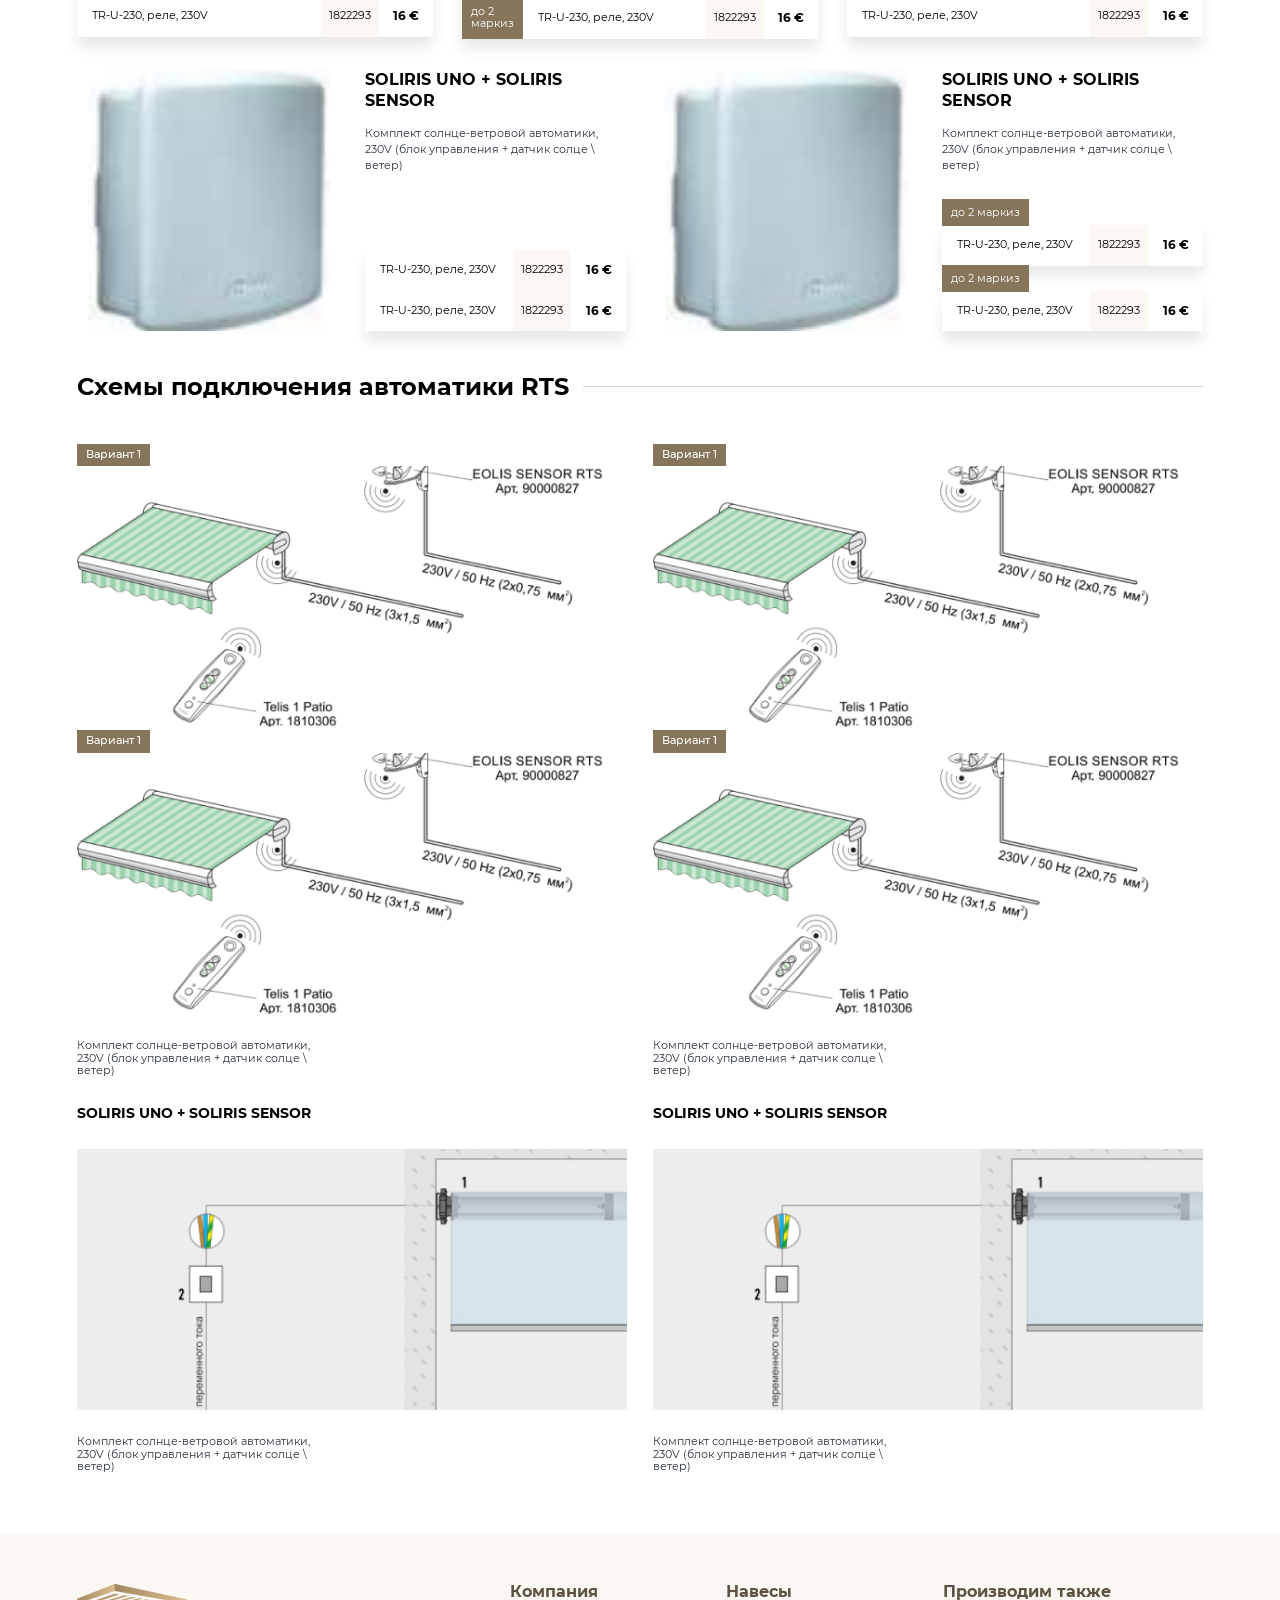
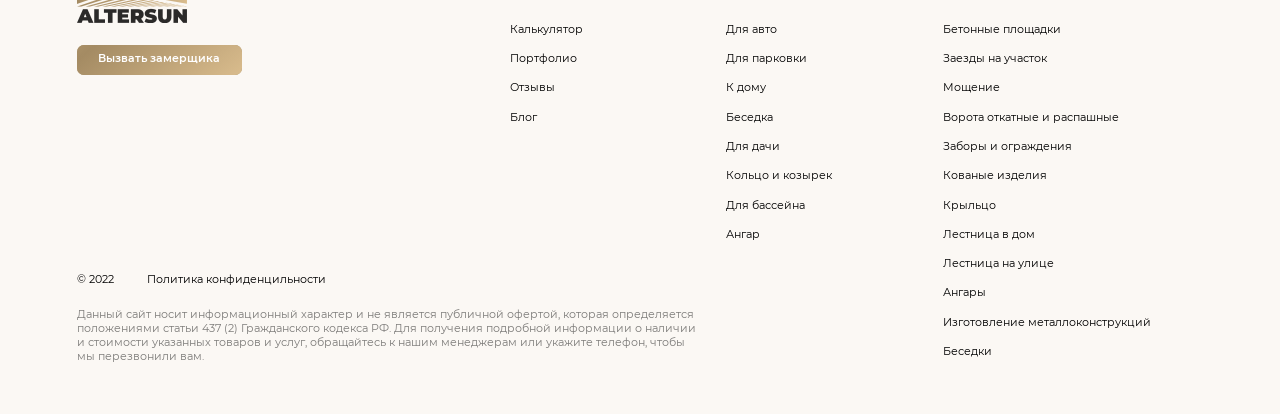
<file: public/09-motors.html>
<!DOCTYPE html>
<html lang="ru">
	<head>
		<meta charset="utf-8">
		<title>Двигатели, пульты и кнопки</title>
		<meta name="description" content="о чем страница">
		<meta http-equiv="X-UA-Compatible" content="IE=edge">
		<meta name="viewport" content="width=device-width,initial-scale=1.0,  shrink-to-fit=no">
		<link type="image/ico" href="img/favicon.ico" rel="shortcut icon"><meta name="format-detection" content="telephone=no"> 
		<link href="libs/swiper/swiper.min.css" rel="stylesheet"/>
		<link href="libs/@fancyapps/ui/fancybox.css" rel="stylesheet"/>
		<link href="libs/plyr/plyr.css" rel="stylesheet"/>
		<link href="css/main.min.css" rel="stylesheet"/>
	</head>
	<body data-bg="09-motors.jpg">
		<div class="main-wrapper">
			<!-- start header-->
			<header class="header" id="header">
				<!-- start top-nav-->
				<div class="top-nav block-with-lazy">
					<div class="container">
						<div class="row">
							<div class="col-auto d-lg-none">
								<div class="toggle-menu-mobile toggle-menu-mobile--js"><span></span>
								</div>
							</div>
							<div class="col-auto d-none d-lg-block">
								<div class="services-dropdown dropdown">
									<div class="services-dropdown__btn dropdown__btn">
										<div class="services-dropdown__toggle-icon"><span></span>
										</div><span>Услуги</span>
									</div>
									<div class="services-dropdown__content dropdown__content">
										<div class="container">
											<div class="row">
												<div class="col-3">
													<h6> <img src="img/svg/dropdown-1.svg" alt="" loading="lazy"/>Навесы
													</h6>
													<ul>
														<li><a href="#">Для машин</a></li>
														<li><a href="#">К дому</a></li>
														<li><a href="#">Для бассейна</a></li>
														<li><a href="#">Кованые</a></li>
														<li><a href="#">Беседки</a></li>
														<li><a href="#">Козырьки</a></li>
														<li><a href="#">Другие</a></li>
													</ul>
												</div>
												<div class="col-6">
													<h6> <img src="img/svg/dropdown-2.svg" alt="" loading="lazy"/>Дополнительные услуги
													</h6>
													<ul class="services-dropdown__large-list">
														<li><a href="#">Гаражи из сэндвич панелей</a></li>
														<li><a href="#">Террасы и веранды из ДПК</a></li>
														<li><a href="#">Заборы</a></li>
														<li><a href="#">Ограждения</a></li>
														<li><a href="#">Откатные ворота</a></li>
														<li><a href="#">Распашные ворота</a></li>
														<li><a href="#">Торговые павильоны</a></li>
														<li><a href="#">Быстровозводимые здания</a></li>
														<li><a href="#">Металлокаркасы лестниц</a></li>
														<li><a href="#">Мощение</a></li>
														<li><a href="#">Откатные ворота</a></li>
														<li><a href="#">Промышленные откатные ворота</a></li>
														<li><a href="#">Распашные ворота</a></li>
														<li><a href="#">Рулонные ворота</a></li>
														<li><a href="#">Комплекты для откатных ворот</a></li>
														<li><a href="#">Калитки</a></li>
													</ul>
												</div>
												<div class="col-3">
													<h6> <img src="img/svg/dropdown-3.svg" alt="" loading="lazy"/>О компании
													</h6>
													<ul>
														<li><a href="#">Портфолио работ</a></li>
														<li><a href="#">Отзывы клиентов</a></li>
														<li><a href="#">Калькулятор навесов</a></li>
														<li><a href="#">Как заказать навес</a></li>
														<li><a href="#">Сертификаты качества</a></li>
														<li><a href="#">О компании</a></li>
														<li><a href="#">Блог</a></li>
													</ul>
												</div>
											</div>
										</div>
									</div>
								</div>
							</div>
							<div class="top-nav__col col-auto">
								<div class="menu-mobile menu-mobile--js">
									<div class="menu-mobile__inner">
										<div class="dd-group dd-group-js">
											<div class="accordion-item">
												<div class="accordion-item__head dd-head-js active">
													<h4><img src="img/svg/dropdown-1.svg" alt="" loading="lazy"/>Навесы
													</h4>
													<svg class="icon icon-chevron-right ">
														<use xlink:href="img/svg/sprite.svg#chevron-right"></use>
													</svg>
												</div>
												<div class="accordion-item__content dd-content-js active">
													<ul>
														<li><a href="#">Для машин</a></li>
														<li><a href="#">К дому</a></li>
														<li><a href="#">Для бассейна</a></li>
														<li><a href="#">Кованые</a></li>
														<li><a href="#">Беседки</a></li>
														<li><a href="#">Козырьки</a></li>
														<li><a href="#">Другие</a></li>
													</ul>
												</div>
											</div>
											<div class="accordion-item">
												<div class="accordion-item__head dd-head-js">
													<h4><img src="img/svg/dropdown-2.svg" alt="" loading="lazy"/>Дополнительные услуги
													</h4>
													<svg class="icon icon-chevron-right ">
														<use xlink:href="img/svg/sprite.svg#chevron-right"></use>
													</svg>
												</div>
												<div class="accordion-item__content dd-content-js">
													<ul class="accordion-item__large-list">
														<li><a href="#">Гаражи из сэндвич панелей</a></li>
														<li><a href="#">Террасы и веранды из ДПК</a></li>
														<li><a href="#">Заборы</a></li>
														<li><a href="#">Ограждения</a></li>
														<li><a href="#">Откатные ворота</a></li>
														<li><a href="#">Распашные ворота</a></li>
														<li><a href="#">Торговые павильоны</a></li>
														<li><a href="#">Быстровозводимые здания</a></li>
														<li><a href="#">Металлокаркасы лестниц</a></li>
														<li><a href="#">Мощение</a></li>
														<li><a href="#">Откатные ворота</a></li>
														<li><a href="#">Промышленные откатные ворота</a></li>
														<li><a href="#">Распашные ворота</a></li>
														<li><a href="#">Рулонные ворота</a></li>
														<li><a href="#">Комплекты для откатных ворот</a></li>
														<li><a href="#">Калитки</a></li>
													</ul>
												</div>
											</div>
											<div class="accordion-item">
												<div class="accordion-item__head dd-head-js">
													<h4><img src="img/svg/dropdown-3.svg" alt="" loading="lazy"/>О компании
													</h4>
													<svg class="icon icon-chevron-right ">
														<use xlink:href="img/svg/sprite.svg#chevron-right"></use>
													</svg>
												</div>
												<div class="accordion-item__content dd-content-js">
													<ul>
														<li><a href="#">Портфолио работ</a></li>
														<li><a href="#">Отзывы клиентов</a></li>
														<li><a href="#">Калькулятор навесов</a></li>
														<li><a href="#">Как заказать навес</a></li>
														<li><a href="#">Сертификаты качества</a></li>
														<li><a href="#">О компании</a></li>
														<li><a href="#">Блог</a></li>
													</ul>
												</div>
											</div>
										</div>
										<ul class="menu" itemscope="itemscope" itemtype="http://schema.org/SiteNavigationElement">
											<li class="menu-item" itemprop="item"><a href="#" itemprop="url">Каталог</a></li>
											<li class="menu-item" itemprop="item"><a href="#" itemprop="url">Портфолио</a></li>
											<li class="menu-item" itemprop="item"><a href="#" itemprop="url">Дизайн</a></li>
											<li class="menu-item" itemprop="item"><a href="#" itemprop="url">Калькулятор</a></li>
											<li class="menu-item" itemprop="item"><a href="#" itemprop="url">Цены</a></li>
											<li class="menu-item" itemprop="item"><a href="#" itemprop="url">Отзывы</a></li>
											<li class="menu-item" itemprop="item"><a href="#" itemprop="url">Этапы</a></li>
											<li class="menu-item" itemprop="item"><a href="#" itemprop="url">Компания</a></li>
											<li class="menu-item" itemprop="item"><a href="#" itemprop="url">Контакты</a></li>
											<li class="menu-item" itemprop="item"><a href="#" itemprop="url">Блог</a></li>
										</ul>
										<a class="top-nav__link" href="tel:+74952122320">+7 (495) 212-23-20
										</a>
										<a class="top-nav__link" href="tel:+79697778247">
											 +7 (969) 777-82-47
											<svg class="icon icon-wa ">
												<use xlink:href="img/svg/sprite.svg#wa"></use>
											</svg>
										</a>
										<a class="top-nav__email" href="mailto:info@naves-na-zakaz.ru">info@naves-na-zakaz.ru
										</a>
										<div class="top-nav__soc-wrap">
											<div class="soc">
												<a class="soc__item" href="#" target="_blank"><img src="img/svg/yt.svg" alt="" loading="lazy"/>
												</a>
												<a class="soc__item" href="#" target="_blank"><img src="img/svg/inst.svg" alt="" loading="lazy"/>
												</a>
												<a class="soc__item" href="#" target="_blank"><img src="img/svg/vk2.svg" alt="" loading="lazy"/>
												</a>
												<a class="soc__item" href="#" target="_blank"><img src="img/svg/dzen.svg" alt="" loading="lazy"/>
												</a>
											</div>
										</div>
										<div class="top-nav__footer-btn-wrap">
											<div class="row">
												<div class="col-6">
													<a class="top-nav__footer-btn link-modal-js" href="#modal-call" data-title="Вызвать замерщика" data-text="Оставьте свой номер телефона, мы&amp;nbsp;вам перезвоним и&amp;nbsp;договоримся о&amp;nbsp;замере" data-btn="Отправить" data-pic="1">
														<div class="top-nav__icon-wrap">
															<svg class="icon icon-roulette ">
																<use xlink:href="img/svg/sprite.svg#roulette"></use>
															</svg>
														</div>Вызвать замерщика
													</a>
												</div>
												<div class="col-6">
													<a class="top-nav__footer-btn link-modal-js" href="#modal-callback" data-desktop-pic="img/@2x/modal-3.png" data-mobile-pic="img/avatar-1.png">
														<div class="top-nav__icon-wrap">
															<svg class="icon icon-callBack ">
																<use xlink:href="img/svg/sprite.svg#callBack"></use>
															</svg>
														</div>Обратный звонок
													</a>
												</div>
											</div>
										</div>
									</div>
								</div>
							</div>
							<div class="col text-end">
								<div class="top-nav__center-block">
									<a class="logo d-lg-none mt" href="/"><img src="img/logo.png" alt="" loading="lazy"/>
									</a>
									<a class="top-nav__tel mt" href="tel:+74952563067">+7 495 256 30 67
									</a>
								</div>
							</div>
							<div class="col-auto">
								<div class="soc soc--header">
									<a class="soc__item soc__item--whatsapp" href="#" target="_blank">
										<svg class="icon icon-whatsapp ">
											<use xlink:href="img/svg/sprite.svg#whatsapp"></use>
										</svg>
									</a>
									<a class="soc__item soc__item--phone-call link-modal-js" href="#modal-call" data-title="Обратный звонок" data-text="Оставьте свой номер телефона, и&amp;nbsp;мы&amp;nbsp;вам перезвоним в&amp;nbsp;течение 15&amp;nbsp;минут." data-btn="Заказать обратный звонок" data-pic="2">
										<svg class="icon icon-phone-call ">
											<use xlink:href="img/svg/sprite.svg#phone-call"></use>
										</svg>
									</a>
									<a class="soc__item soc__item--measuring d-none d-xl-grid link-modal-js" href="#modal-call" data-title="Вызвать замерщика" data-text="Оставьте свой номер телефона, мы&amp;nbsp;вам перезвоним и&amp;nbsp;договоримся о&amp;nbsp;замере" data-btn="Отправить" data-pic="1">
										<svg class="icon icon-measuring ">
											<use xlink:href="img/svg/sprite.svg#measuring"></use>
										</svg>
									</a>
								</div>
							</div>
						</div>
					</div>
				</div>
				<!-- end top-nav-->
				<!-- start topLine-->
				<div class="topLine section d-none d-lg-flex" id="topLine">
					<div class="container">
						<div class="topLine__main-row row">
							<div class="col-auto">
								<a class="logo" href="/"><img src="img/logo.png" alt="" loading="lazy"/>
								</a>
							</div>
							<div class="col-auto">
								<div class="schedule"><span>открыто</span><span>Пн&ndash;Вс &bull; 9:00&ndash;21:00</span>
								</div>
							</div>
						</div>
					</div>
				</div>
				<!-- end topLine-->
			</header>
			<!-- end header-->
			<div class="page-head page-head--breadcrumbs">
				<div class="container">
					<nav class="swiper breadcrumb-slider breadcrumb-slider--js" aria-label="breadcrumb">
						<ol class="breadcrumb swiper-wrapper" itemscope="itemscope" itemtype="http://schema.org/BreadcrumbList">
							<li class="breadcrumb-item swiper-slide" itemprop="itemListElement" itemscope="itemscope" itemtype="http://schema.org/ListItem"><a href="/" itemprop="item"><span itemprop="name">Главная</span>
									<meta itemprop="position" content="1"/></a></li>
							<li class="breadcrumb-item active swiper-slide" itemprop="itemListElement" itemscope="itemscope" itemtype="http://schema.org/ListItem"><a href="#" itemprop="item"><span itemprop="name">Двигатели, пульты и кнопки</span>
									<meta itemprop="position" content="2"/></a></li>
						</ol>
					</nav>
					<h1>Двигатели, пульты и кнопки</h1>
				</div>
			</div>
			<!-- start sMotors-->
			<section class="sMotors section" id="sMotors">
				<div class="container">
					<div class="section-title">
						<h2>Моторы LT</h2>
					</div>
					<div class="sMotors__row row">
						<div class="col-xl">
							<div class="sMotors__wrap">
								<div class="sMotors__inner-wrap">
									<div class="sMotors__head">
										<div class="row">
											<div class="col fw-semi-bold"> 
												<h6>Двигатели для маркиз открытого типа</h6>
											</div>
											<div class="col-auto"> 
												<p>NHK (аварийное ручное управление)</p>
											</div>
										</div>
									</div>
									<table>
										<thead> 
											<tr> 
												<th></th>
												<th>Наименование</th>
												<th>без NHK</th>
												<th>c NHK</th>
											</tr>
										</thead>
										<tbody>
											<tr>
												<td>SIENNA</td>
												<td>LT 50 Ceres 10/17</td>
												<td>207</td>
												<td>207</td>
											</tr>
											<tr>
												<td>SIENNA</td>
												<td>LT 50 Ceres 10/17</td>
												<td>207</td>
												<td>207</td>
											</tr>
											<tr>
												<td>SIENNA</td>
												<td>LT 50 Ceres 10/17</td>
												<td>207</td>
												<td>207</td>
											</tr>
											<tr>
												<td>SIENNA</td>
												<td>LT 50 Ceres 10/17</td>
												<td>207</td>
												<td>207</td>
											</tr>
											<tr>
												<td>SIENNA</td>
												<td>LT 50 Ceres 10/17</td>
												<td>207</td>
												<td>207</td>
											</tr>
											<tr>
												<td>SIENNA</td>
												<td>LT 50 Ceres 10/17</td>
												<td>207</td>
												<td>207</td>
											</tr>
										</tbody>
									</table>
									<div class="sMotors__head">
										<div class="row">
											<div class="col fw-semi-bold"> 
												<h6>Двигатели для маркиз открытого типа</h6>
											</div>
											<div class="col-auto"> 
												<p>NHK (аварийное ручное управление)</p>
											</div>
										</div>
									</div>
									<table>
										<thead> 
											<tr> 
												<th></th>
												<th>Наименование</th>
												<th>без NHK</th>
												<th>c NHK</th>
											</tr>
										</thead>
										<tbody>
											<tr>
												<td>SIENNA</td>
												<td>LT 50 Ceres 10/17</td>
												<td>207</td>
												<td>207</td>
											</tr>
											<tr>
												<td>SIENNA</td>
												<td>LT 50 Ceres 10/17</td>
												<td>207</td>
												<td>207</td>
											</tr>
											<tr>
												<td>SIENNA</td>
												<td>LT 50 Ceres 10/17</td>
												<td>207</td>
												<td>207</td>
											</tr>
											<tr>
												<td>SIENNA</td>
												<td>LT 50 Ceres 10/17</td>
												<td>207</td>
												<td>207</td>
											</tr>
											<tr>
												<td>SIENNA</td>
												<td>LT 50 Ceres 10/17</td>
												<td>207</td>
												<td>207</td>
											</tr>
											<tr>
												<td>SIENNA</td>
												<td>LT 50 Ceres 10/17</td>
												<td>207</td>
												<td>207</td>
											</tr>
										</tbody>
									</table>
								</div>
							</div>
						</div>
						<div class="col-xl-auto">
							<div class="sMotors__img-wrap"><img src="img/sMotors-img-1.png" alt="" loading="lazy"/><img src="img/sMotors-img-2.png" alt="" loading="lazy"/>
							</div>
						</div>
					</div>
				</div>
			</section>
			<!-- end sMotors-->
			<!-- start sAutomation-->
			<section class="sAutomation section" id="sAutomation">
				<div class="container">
					<div class="section-title">
						<h2>Автоматика LT</h2>
					</div>
					<div class="sAutomation__row row">
						<div class="col-md-6 col-xl-4">
							<a class="sAutomation__item" href="#">
								<div class="sAutomation__inner-row row">
									<div class="col-sm"><img src="img/sAutomation-img-1.png" alt="" loading="lazy"/>
									</div>
									<div class="col-sm-auto">
										<div class="sAutomation__content">
											<h6>SOLIRIS UNO + SOLIRIS SENSOR</h6>
											<p>Комплект солнце-ветровой автоматики, 230V (блок управления + датчик солце \ ветер)</p>
										</div>
									</div>
									<div class="col-12">
										<div class="sAutomation__wrapper">
											<div class="sAutomation__wrap">
												<p>TR-U-230, реле, 230V</p><span>1822293</span>
												<div class="sAutomation__price">16 €
												</div>
											</div>
											<div class="sAutomation__wrap">
												<p>TR-U-230, реле, 230V</p><span>1822293</span>
												<div class="sAutomation__price">16 €
												</div>
											</div>
										</div>
									</div>
								</div>
							</a>
						</div>
						<div class="col-md-6 col-xl-4">
							<a class="sAutomation__item" href="#">
								<div class="sAutomation__inner-row row">
									<div class="col-sm"><img src="img/sAutomation-img-1.png" alt="" loading="lazy"/>
									</div>
									<div class="col-sm-auto">
										<div class="sAutomation__content">
											<h6>SOLIRIS UNO + SOLIRIS SENSOR</h6>
											<p>Комплект солнце-ветровой автоматики, 230V (блок управления + датчик солце \ ветер)</p>
										</div>
									</div>
									<div class="col-12">
										<div class="sAutomation__wrapper">
											<div class="sAutomation__wrap">
												<div class="sAutomation__count">до 2<br>маркиз
												</div>
												<p>TR-U-230, реле, 230V</p><span>1822293</span>
												<div class="sAutomation__price">16 €
												</div>
											</div>
											<div class="sAutomation__wrap">
												<div class="sAutomation__count">до 2<br>маркиз
												</div>
												<p>TR-U-230, реле, 230V</p><span>1822293</span>
												<div class="sAutomation__price">16 €
												</div>
											</div>
										</div>
									</div>
								</div>
							</a>
						</div>
						<div class="col-md-6 col-xl-4">
							<a class="sAutomation__item" href="#">
								<div class="sAutomation__inner-row row">
									<div class="col-sm"><img src="img/sAutomation-img-1.png" alt="" loading="lazy"/>
									</div>
									<div class="col-sm-auto">
										<div class="sAutomation__content">
											<h6>SOLIRIS UNO + SOLIRIS SENSOR</h6>
											<p>Комплект солнце-ветровой автоматики, 230V (блок управления + датчик солце \ ветер)</p>
										</div>
									</div>
									<div class="col-12">
										<div class="sAutomation__wrapper">
											<div class="sAutomation__wrap">
												<p>TR-U-230, реле, 230V</p><span>1822293</span>
												<div class="sAutomation__price">16 €
												</div>
											</div>
											<div class="sAutomation__wrap">
												<p>TR-U-230, реле, 230V</p><span>1822293</span>
												<div class="sAutomation__price">16 €
												</div>
											</div>
										</div>
									</div>
								</div>
							</a>
						</div>
						<div class="col-md-6 col-xl-4">
							<a class="sAutomation__item" href="#">
								<div class="sAutomation__inner-row row">
									<div class="col-sm"><img src="img/sAutomation-img-1.png" alt="" loading="lazy"/>
									</div>
									<div class="col-sm-auto">
										<div class="sAutomation__content">
											<h6>SOLIRIS UNO + SOLIRIS SENSOR</h6>
											<p>Комплект солнце-ветровой автоматики, 230V (блок управления + датчик солце \ ветер)</p>
										</div>
									</div>
									<div class="col-12">
										<div class="sAutomation__wrapper">
											<div class="sAutomation__wrap">
												<p>TR-U-230, реле, 230V</p><span>1822293</span>
												<div class="sAutomation__price">16 €
												</div>
											</div>
											<div class="sAutomation__wrap">
												<p>TR-U-230, реле, 230V</p><span>1822293</span>
												<div class="sAutomation__price">16 €
												</div>
											</div>
										</div>
									</div>
								</div>
							</a>
						</div>
						<div class="col-md-6 col-xl-4">
							<a class="sAutomation__item" href="#">
								<div class="sAutomation__inner-row row">
									<div class="col-sm"><img src="img/sAutomation-img-1.png" alt="" loading="lazy"/>
									</div>
									<div class="col-sm-auto">
										<div class="sAutomation__content">
											<h6>SOLIRIS UNO + SOLIRIS SENSOR</h6>
											<p>Комплект солнце-ветровой автоматики, 230V (блок управления + датчик солце \ ветер)</p>
										</div>
									</div>
									<div class="col-12">
										<div class="sAutomation__wrapper">
											<div class="sAutomation__wrap">
												<div class="sAutomation__count">до 2<br>маркиз
												</div>
												<p>TR-U-230, реле, 230V</p><span>1822293</span>
												<div class="sAutomation__price">16 €
												</div>
											</div>
											<div class="sAutomation__wrap">
												<div class="sAutomation__count">до 2<br>маркиз
												</div>
												<p>TR-U-230, реле, 230V</p><span>1822293</span>
												<div class="sAutomation__price">16 €
												</div>
											</div>
										</div>
									</div>
								</div>
							</a>
						</div>
						<div class="col-md-6 col-xl-4">
							<a class="sAutomation__item" href="#">
								<div class="sAutomation__inner-row row">
									<div class="col-sm"><img src="img/sAutomation-img-1.png" alt="" loading="lazy"/>
									</div>
									<div class="col-sm-auto">
										<div class="sAutomation__content">
											<h6>SOLIRIS UNO + SOLIRIS SENSOR</h6>
											<p>Комплект солнце-ветровой автоматики, 230V (блок управления + датчик солце \ ветер)</p>
										</div>
									</div>
									<div class="col-12">
										<div class="sAutomation__wrapper">
											<div class="sAutomation__wrap">
												<p>TR-U-230, реле, 230V</p><span>1822293</span>
												<div class="sAutomation__price">16 €
												</div>
											</div>
											<div class="sAutomation__wrap">
												<p>TR-U-230, реле, 230V</p><span>1822293</span>
												<div class="sAutomation__price">16 €
												</div>
											</div>
										</div>
									</div>
								</div>
							</a>
						</div>
						<div class="col-lg-6">
							<a class="sAutomation__item sAutomation__item--2" href="#">
								<div class="sAutomation__inner-row row">
									<div class="col-sm"><img src="img/sAutomation-img-2.png" alt="" loading="lazy"/>
									</div>
									<div class="col-sm d-flex flex-column">
										<div class="sAutomation__content">
											<h6>SOLIRIS UNO + SOLIRIS SENSOR</h6>
											<p>Комплект солнце-ветровой автоматики, 230V (блок управления + датчик солце \ ветер)</p>
										</div>
										<div class="sAutomation__wrapper">
											<div class="sAutomation__wrap">
												<p>TR-U-230, реле, 230V</p><span>1822293</span>
												<div class="sAutomation__price">16 €
												</div>
											</div>
											<div class="sAutomation__wrap">
												<p>TR-U-230, реле, 230V</p><span>1822293</span>
												<div class="sAutomation__price">16 €
												</div>
											</div>
										</div>
									</div>
								</div>
							</a>
						</div>
						<div class="col-lg-6">
							<a class="sAutomation__item sAutomation__item--2" href="#">
								<div class="sAutomation__inner-row row">
									<div class="col-sm"><img src="img/sAutomation-img-2.png" alt="" loading="lazy"/>
									</div>
									<div class="col-sm d-flex flex-column">
										<div class="sAutomation__content">
											<h6>SOLIRIS UNO + SOLIRIS SENSOR</h6>
											<p>Комплект солнце-ветровой автоматики, 230V (блок управления + датчик солце \ ветер)</p>
										</div>
										<div class="sAutomation__wrapper sAutomation__wrapper--count">
											<div class="sAutomation__wrap">
												<div class="sAutomation__count">до 2 маркиз
												</div>
												<p>TR-U-230, реле, 230V</p><span>1822293</span>
												<div class="sAutomation__price">16 €
												</div>
											</div>
											<div class="sAutomation__wrap">
												<div class="sAutomation__count">до 2 маркиз
												</div>
												<p>TR-U-230, реле, 230V</p><span>1822293</span>
												<div class="sAutomation__price">16 €
												</div>
											</div>
										</div>
									</div>
								</div>
							</a>
						</div>
					</div>
				</div>
			</section>
			<!-- end sAutomation-->
			<!-- start sScheme-->
			<section class="sScheme section" id="sScheme">
				<div class="container">
					<div class="section-title">
						<h2>Схемы подключения автоматики RTS</h2>
					</div>
					<div class="sScheme__row row">
						<div class="col-lg-6">
								<div class="sScheme__item"><span>Вариант 1</span><img src="img/sScheme-img-1.png" alt="" loading="lazy"/>
								</div>
								<div class="sScheme__item"><span>Вариант 1</span><img src="img/sScheme-img-1.png" alt="" loading="lazy"/>
									<p>Комплект солнце-ветровой автоматики, 230V (блок управления + датчик солце \ ветер)</p>
								</div>
						</div>
						<div class="col-lg-6">
								<div class="sScheme__item"><span>Вариант 1</span><img src="img/sScheme-img-1.png" alt="" loading="lazy"/>
								</div>
								<div class="sScheme__item"><span>Вариант 1</span><img src="img/sScheme-img-1.png" alt="" loading="lazy"/>
									<p>Комплект солнце-ветровой автоматики, 230V (блок управления + датчик солце \ ветер)</p>
								</div>
						</div>
						<div class="col-lg-6">
								<div class="sScheme__item">
									<h6>SOLIRIS UNO + SOLIRIS SENSOR</h6><img src="img/sScheme-img-2.jpg" alt="" loading="lazy"/>
									<p>Комплект солнце-ветровой автоматики, 230V (блок управления + датчик солце \ ветер)</p>
								</div>
						</div>
						<div class="col-lg-6">
								<div class="sScheme__item">
									<h6>SOLIRIS UNO + SOLIRIS SENSOR</h6><img src="img/sScheme-img-2.jpg" alt="" loading="lazy"/>
									<p>Комплект солнце-ветровой автоматики, 230V (блок управления + датчик солце \ ветер)</p>
								</div>
						</div>
					</div>
				</div>
			</section>
			<!-- end sScheme-->
			<footer class="footer">
				<div class="container">
					<div class="row">
						<div class="footer__col-main col-lg-9">
							<div class="row">
								<div class="col-lg-4 col-xl-3">
									<div class="footer__head">
										<a class="logo" href="/"><img src="img/logo.png" alt="" loading="lazy"/>
										</a>
									</div>
									<a class="footer__btn btn btn-primary btn-sm btn-gradient link-modal-js" href="#modal-call" data-title="Вызвать замерщика" data-text="Оставьте свой номер телефона, мы&amp;nbsp;вам перезвоним и&amp;nbsp;договоримся о&amp;nbsp;замере" data-btn="Отправить" data-pic="1">Вызвать замерщика 
									</a>
								</div>
								<div class="col-6 col-sm-4 col-xl-3 ml-lg-auto">
									<h6>Компания</h6>
									<ul>
										<li><a href="#">Калькулятор</a></li>
										<li><a href="#">Портфолио</a></li>
										<li><a href="#">Отзывы</a></li>
										<li><a href="#">Блог</a></li>
									</ul>
								</div>
								<div class="col-6 col-sm-4 col-xl-3">
									<h6>Навесы</h6>
									<ul>
										<li><a href="#">Для авто</a></li>
										<li><a href="#">Для парковки</a></li>
										<li><a href="#">К дому</a></li>
										<li><a href="#">Беседка</a></li>
										<li><a href="#">Для дачи</a></li>
										<li><a href="#">Кольцо и козырек</a></li>
										<li><a href="#">Для бассейна</a></li>
										<li><a href="#">Ангар</a></li>
									</ul>
								</div>
								<div class="col-sm-4 d-lg-none">
									<h6>Производим также</h6>
									<ul>
										<li><a href="#">Бетонные площадки</a></li>
										<li><a href="#">Заезды на участок</a></li>
										<li><a href="#">Мощение</a></li>
										<li><a href="#">Ворота откатные и распашные</a></li>
										<li><a href="#">Заборы и ограждения</a></li>
										<li><a href="#">Кованые изделия</a></li>
										<li><a href="#">Крыльцо</a></li>
										<li><a href="#">Лестница в дом</a></li>
										<li><a href="#">Лестница на улице</a></li>
										<li><a href="#">Ангары</a></li>
										<li><a href="#">Изготовление металлоконструкций</a></li>
										<li><a href="#">Беседки </a></li>
									</ul>
								</div>
							</div>
							<div class="footer__content"><span>© 2022</span><a href="#">Политика конфиденцильности</a>
								<p>Данный сайт носит информационный характер и&nbsp;не&nbsp;является публичной офертой, которая определяется положениями статьи 437 (2) Гражданского кодекса РФ. Для получения подробной информации о&nbsp;наличии и&nbsp;стоимости указанных товаров и&nbsp;услуг, обращайтесь к&nbsp;нашим менеджерам или укажите телефон, чтобы мы&nbsp;перезвонили вам.</p>
							</div>
						</div>
						<div class="col-lg-3 d-none d-lg-block">
							<h6>Производим также</h6>
							<ul>
								<li><a href="#">Бетонные площадки</a></li>
								<li><a href="#">Заезды на участок</a></li>
								<li><a href="#">Мощение</a></li>
								<li><a href="#">Ворота откатные и распашные</a></li>
								<li><a href="#">Заборы и ограждения</a></li>
								<li><a href="#">Кованые изделия</a></li>
								<li><a href="#">Крыльцо</a></li>
								<li><a href="#">Лестница в дом</a></li>
								<li><a href="#">Лестница на улице</a></li>
								<li><a href="#">Ангары</a></li>
								<li><a href="#">Изготовление металлоконструкций</a></li>
								<li><a href="#">Беседки </a></li>
							</ul>
						</div>
					</div>
				</div>
			</footer>
			<div class="back-top" id="back-top"><a href="#top">
					<svg class="icon icon-arrow-up ">
						<use xlink:href="img/svg/sprite.svg#arrow-up"></use>
					</svg><span>Наверх</span></a>
			</div>
		</div>
		<!--  start modals-->
		<div id="modal-call" style="display: none">
			<div class="modal-win">
				<picture class="modal-pic-js"></picture>
				<div class="form-wrap">
					<form>
						<div class="text-center">
							<h4 class="modal-title-js"></h4>
							<p class="modal-text-js"></p>
						</div>
						<div class="form-wrap__input-wrap form-group">
							<label><input class="form-wrap__input form-control" name="text" type="text" placeholder="Ваше Имя" required="required"/>
							</label>
						</div>
						<!-- +e.input-wrap-->
						<div class="form-wrap__input-wrap form-group">
							<label><input class="form-wrap__input form-control" name="tel" type="tel" placeholder="+7 ___ ___ __ __" required="required"/>
							</label>
						</div>
						<!-- +e.input-wrap-->
						<button class="form-wrap__btn btn btn-gradient" type="submit">
						</button>
						<div class="form-wrap__agreement">
							<label class="custom-input form-check"><input class="custom-input__input form-check-input" name="checkbox" type="checkbox" checked="checked" required="required"/><span class="custom-input__text form-check-label">Я согласен с условиями <a class="link-modal-js" href="#modal-policy">политики конфиденциальности</a> и предоставляю согласие на обработку <a class="link-modal-js" href="#modal-policy">персональных данных</a> </span>
							</label>
						</div>
					</form>
				</div>
				<div class="modal-win__img-wrap bg-wrap">
					<!-- picture-->
					<picture class="picture-bg"> 
						<source type="image/avif" srcset="img/@2x/avif/modal-bg.avif"/>
						<source type="image/webp" srcset="img/@2x/webp/modal-bg.webp"/><img class="object-fit-js" src="img/@2x/modal-bg.jpg" alt="" loading="lazy"/>
					</picture>
					<!-- /picture-->
				</div>
			</div>
		</div>
		<!-- #modal-call-->
		<div id="modal-call-reviews" style="display: none">
			<div class="modal-win modal-win--reviews">
				<div class="sClientsReviews__wrap">
					<div class="row">
						<div class="col-md">
							<div class="sClientsReviews__profile">
								<div class="sClientsReviews__profile-content">
									<div class="sClientsReviews__avatar"></div>
									<div class="sClientsReviews__info"><span>Клиент</span><span>Игорь</span>
										<p>МО, г. Дмитров, СНТ &laquo;Квазаровка&raquo;</p>
									</div>
								</div>
							</div>
						</div>
						<div class="col-md">
							<audio class="js-player" controls="">
								<source src="audio/sample.mp3" type="audio/mp3"/>
							</audio>
						</div>
					</div>
					<div class="modal-win__content">
						<h4>&laquo;Убрали за&nbsp;собой мусор, соблюдали чистоту&raquo;</h4>
						<p>Вы&nbsp;купили себе дом! Время обустраивать участок. Есть куча идей для построек: из&nbsp;бревен, кирпичей, металла, дерева и&nbsp;других материалов, и&nbsp;все эти идеи можно воплотить с&nbsp;помощью навеса. В&nbsp;этой статье мы&nbsp;расскажем о&nbsp;7&nbsp;способах, как украсить участок, и&nbsp;сделать жизнь комфортнее под навесом.Вы купили себе дом! Время обустраивать участок. Есть куча идей для построек: из&nbsp;бревен, кирпичей, металла, дерева и&nbsp;других материалов, и&nbsp;все эти идеи можно воплотить с&nbsp;помощью навеса. В&nbsp;этой статье мы&nbsp;расскажем о&nbsp;7&nbsp;способах, как украсить участок, и&nbsp;сделать жизнь комфортнее под навесом.Вы купили себе дом! Время обустраивать участок. Есть куча идей для построек: из&nbsp;бревен, кирпичей, металла, дерева и&nbsp;других материалов, и&nbsp;все эти идеи можно воплотить с&nbsp;помощью навеса. В&nbsp;этой статье мы&nbsp;расскажем о&nbsp;7&nbsp;способах, как украсить участок, и&nbsp;сделать жизнь комфортнее под навесом.</p>
						<p>Вы&nbsp;купили себе дом! Время обустраивать участок. Есть куча идей для построек: из&nbsp;бревен, кирпичей, металла, дерева и&nbsp;других материалов, и&nbsp;все эти идеи можно воплотить с&nbsp;помощью навеса. В&nbsp;этой статье мы&nbsp;расскажем о&nbsp;7&nbsp;способах, как украсить участок, и&nbsp;сделать жизнь комфортнее под навесом.Вы купили себе дом! Время обустраивать участок. Есть куча идей для построек: из&nbsp;бревен, кирпичей, металла, дерева и&nbsp;других материалов, и&nbsp;все эти идеи можно воплотить с&nbsp;помощью навеса. В&nbsp;этой статье мы&nbsp;расскажем о&nbsp;7&nbsp;способах, как украсить участок, и&nbsp;сделать жизнь комфортнее под навесом.Вы купили себе дом! Время обустраивать участок. Есть куча идей для построек: из&nbsp;бревен, кирпичей, металла, дерева и&nbsp;других материалов, и&nbsp;все эти идеи можно воплотить с&nbsp;помощью навеса. В&nbsp;этой статье мы&nbsp;расскажем о&nbsp;7&nbsp;способах, как украсить участок, и&nbsp;сделать жизнь комфортнее под навесом.</p>
						<div class="text-end mt-3"><a class="btn btn-primary btn-gradient" href="#">Кнопка </a></div>
					</div>
				</div>
			</div>
		</div>
		<!-- #modal-call-reviews-->
		<div id="modal-policy" style="display: none">
			<div class="modal-win modal-win--reviews d-block p-4">
				<p>Политика конфиденциальности объясняет пользователям ресурса <a href="https://naves-na-zakaz.ru/">https://naves-na-zakaz.ru</a>/ (сайт \ мобильное приложение), с какой целью их личная информация собирается, и как будет использоваться.</p>
				<p>Сайт <a href="https://naves-na-zakaz.ru/"> https://naves-na-zakaz.ru/</a> уважает ваше право и соблюдает конфиденциальность при заполнении, передачи и хранении ваших персональных данных.</p>
				<p>Размещение заявки на сайте <a href="https://naves-na-zakaz.ru/">https://naves-na-zakaz.ru</a> означает Ваше согласие на обработку данных и дальнейшей передачи ваших контактных данных компании «Навес на заказ».</p>
				<p>Под персональными данными подразумевается информация, относящаяся к субъекту персональных данных, в частности фамилия, имя и отчество, дата рождения, адрес, контактные реквизиты (телефон, адрес электронной почты), семейное, имущественное положение и иные данные, относимые Федеральным законом от 27 июля 2006 года № 152-ФЗ «О персональных данных» (далее – «Закон») к категории персональных данных.</p>
				<p>Целью обработки персональных данных является оказание сайтом <a href="https://naves-na-zakaz.ru/">https://naves-na-zakaz.ru</a> информационно-справочных услуг, а также информирование об оказываемых услугах компании «Навес на заказ».</p>
				<p>В случае отзыва согласия на обработку своих персональных данных мы обязуемся удалить Ваши персональные данные в срок не позднее 3 рабочих дней. Отзыв согласия можно отправить в электронном виде по адресу: <a href="mailto:info@naves-na-zakaz.ru">info@naves-na-zakaz.ru</a></p>
			</div>
		</div>
		<!-- #modal-policy-->
		<div id="modal-callback" style="display: none">
			<div class="modal-win modal-win--callback">
				<div class="form-wrap">
					<form>
						<div class="row">
							<div class="col-lg-6">
								<div class="form-wrap__wrap">
									<picture class="modal-avatar-js"></picture>
									<div class="text-center">
										<div class="h4">Обратный звонок</div>
										<p>Оставьте свой номер телефона и&nbsp;мы&nbsp;вам перезвоним в&nbsp;течение 15&nbsp;минут</p>
									</div>
									<div class="form-wrap__input-wrap form-group">
										<label><input class="form-wrap__input form-control" name="tel" type="tel" placeholder="Ваш телефон" required="required"/>
										</label>
									</div>
									<!-- +e.input-wrap-->
									<button class="form-wrap__btn btn btn-primary btn-gradient" type="submit">Запросить обратный звонок
									</button>
									<div class="form-wrap__agreement">
										<label class="custom-input form-check"><input class="custom-input__input form-check-input" name="checkbox" type="checkbox" checked="checked" required="required"/><span class="custom-input__text form-check-label">Я согласен с условиями <a class="link-modal-js" href="#modal-policy">политики конфиденциальности</a> и предоставляю согласие на обработку <a class="link-modal-js" href="#modal-policy">персональных данных</a> </span>
										</label>
									</div>
								</div>
							</div>
							<div class="col-lg-6 d-none d-lg-block">
								<div class="form-wrap__img-wrap">
									<!-- picture-->
									<picture> 
										<source type="image/avif" srcset="img/@2x/avif/modal-bg-2.avif"/>
										<source type="image/webp" srcset="img/@2x/webp/modal-bg-2.webp"/><img class="object-fit-js" src="img/@2x/modal-bg-2.jpg" alt="" loading="lazy"/>
									</picture>
									<!-- /picture-->
								</div>
								<picture class="modal-pic-js img"></picture>
							</div>
						</div>
					</form>
				</div>
			</div>
		</div>
		<!-- #modal-callback-->
		<!-- end modals-->
		<script src="libs/jquery/jquery.min.js"></script>
		<script src="libs/@fancyapps/ui/fancybox.umd.js"> </script>
		<script src="libs/swiper/swiper-bundle.min.js"> </script>
		<script src="libs/inputmask/inputmask.min.js"></script>
		<script src="libs/hc-sticky/hc-sticky.js"></script>
		<script src="libs/plyr/plyr.min.js"> </script>
		<script src="js/common.js"></script>
	</body>
</html>
</file>
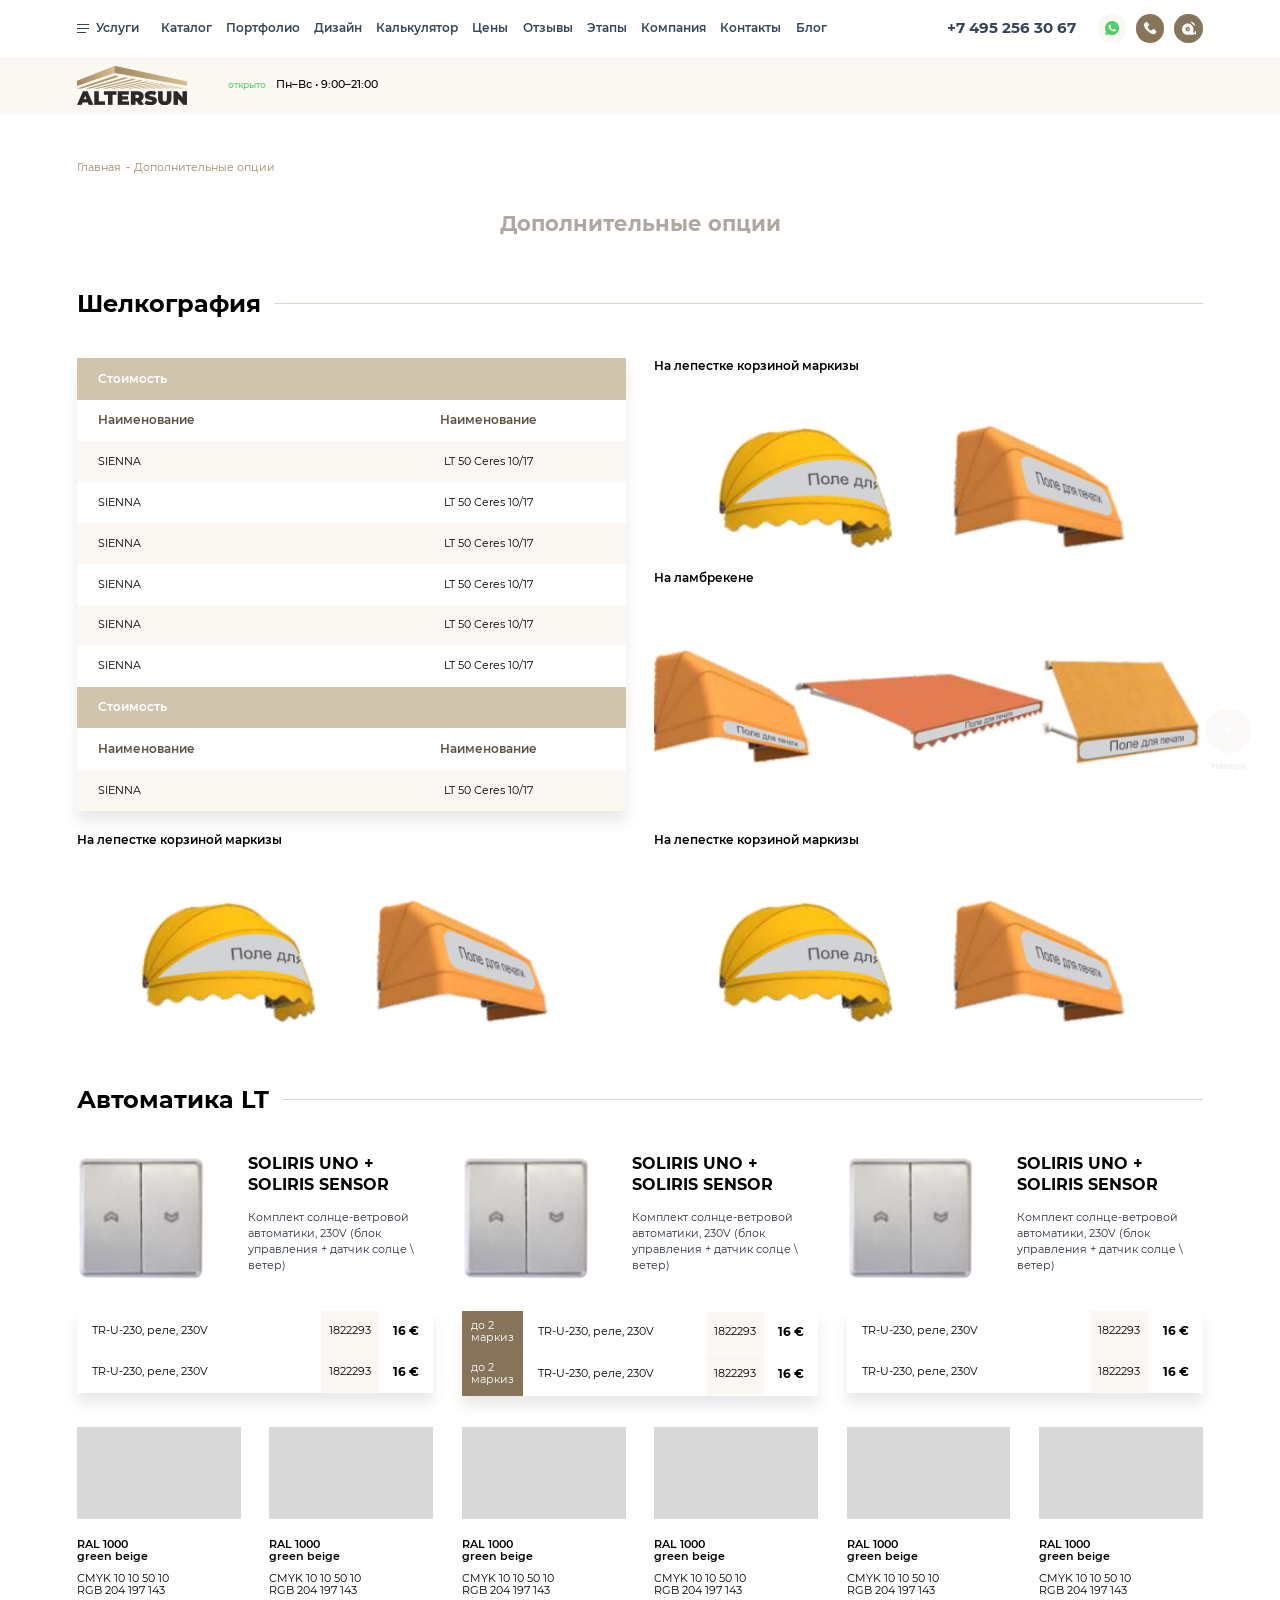
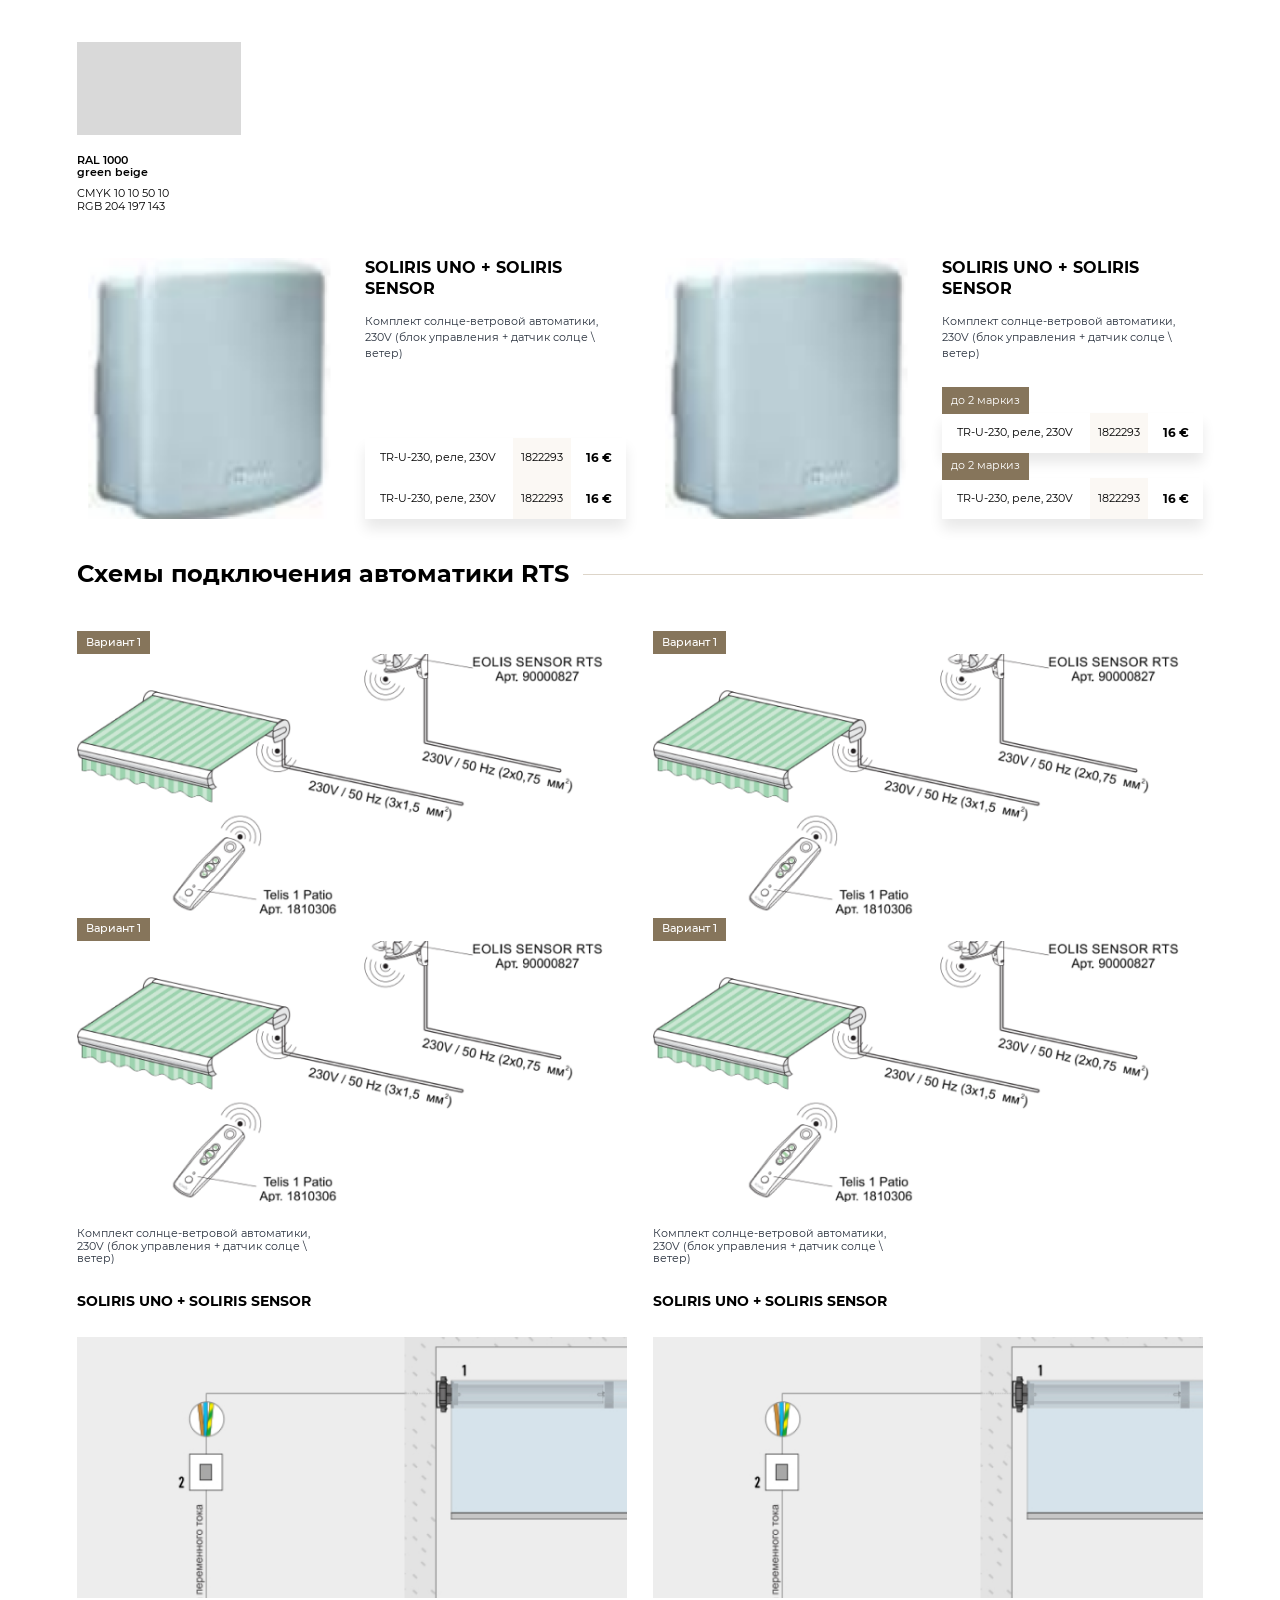
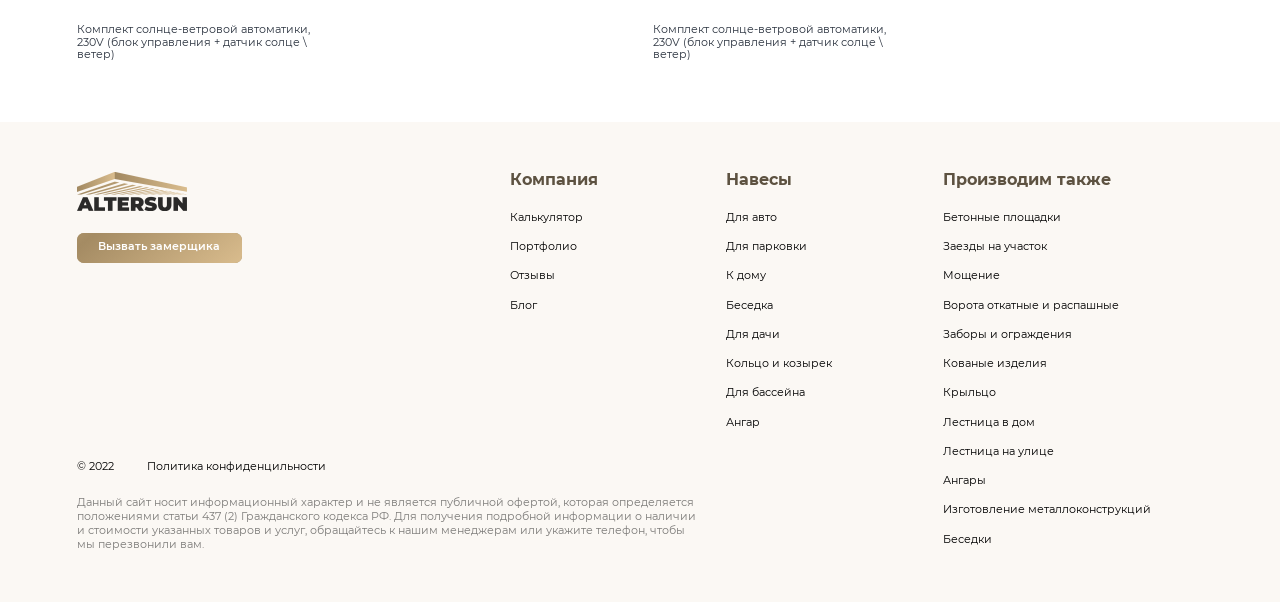
<file: public/10-additional-options.html>
<!DOCTYPE html>
<html lang="ru">
	<head>
		<meta charset="utf-8">
		<title>Дополнительные опции</title>
		<meta name="description" content="о чем страница">
		<meta http-equiv="X-UA-Compatible" content="IE=edge">
		<meta name="viewport" content="width=device-width,initial-scale=1.0,  shrink-to-fit=no">
		<link type="image/ico" href="img/favicon.ico" rel="shortcut icon"><meta name="format-detection" content="telephone=no"> 
		<link href="libs/swiper/swiper.min.css" rel="stylesheet"/>
		<link href="libs/@fancyapps/ui/fancybox.css" rel="stylesheet"/>
		<link href="libs/plyr/plyr.css" rel="stylesheet"/>
		<link href="css/main.min.css" rel="stylesheet"/>
	</head>
	<body>
		<div class="main-wrapper">
			<!-- start header-->
			<header class="header" id="header">
				<!-- start top-nav-->
				<div class="top-nav block-with-lazy">
					<div class="container">
						<div class="row">
							<div class="col-auto d-lg-none">
								<div class="toggle-menu-mobile toggle-menu-mobile--js"><span></span>
								</div>
							</div>
							<div class="col-auto d-none d-lg-block">
								<div class="services-dropdown dropdown">
									<div class="services-dropdown__btn dropdown__btn">
										<div class="services-dropdown__toggle-icon"><span></span>
										</div><span>Услуги</span>
									</div>
									<div class="services-dropdown__content dropdown__content">
										<div class="container">
											<div class="row">
												<div class="col-3">
													<h6> <img src="img/svg/dropdown-1.svg" alt="" loading="lazy"/>Навесы
													</h6>
													<ul>
														<li><a href="#">Для машин</a></li>
														<li><a href="#">К дому</a></li>
														<li><a href="#">Для бассейна</a></li>
														<li><a href="#">Кованые</a></li>
														<li><a href="#">Беседки</a></li>
														<li><a href="#">Козырьки</a></li>
														<li><a href="#">Другие</a></li>
													</ul>
												</div>
												<div class="col-6">
													<h6> <img src="img/svg/dropdown-2.svg" alt="" loading="lazy"/>Дополнительные услуги
													</h6>
													<ul class="services-dropdown__large-list">
														<li><a href="#">Гаражи из сэндвич панелей</a></li>
														<li><a href="#">Террасы и веранды из ДПК</a></li>
														<li><a href="#">Заборы</a></li>
														<li><a href="#">Ограждения</a></li>
														<li><a href="#">Откатные ворота</a></li>
														<li><a href="#">Распашные ворота</a></li>
														<li><a href="#">Торговые павильоны</a></li>
														<li><a href="#">Быстровозводимые здания</a></li>
														<li><a href="#">Металлокаркасы лестниц</a></li>
														<li><a href="#">Мощение</a></li>
														<li><a href="#">Откатные ворота</a></li>
														<li><a href="#">Промышленные откатные ворота</a></li>
														<li><a href="#">Распашные ворота</a></li>
														<li><a href="#">Рулонные ворота</a></li>
														<li><a href="#">Комплекты для откатных ворот</a></li>
														<li><a href="#">Калитки</a></li>
													</ul>
												</div>
												<div class="col-3">
													<h6> <img src="img/svg/dropdown-3.svg" alt="" loading="lazy"/>О компании
													</h6>
													<ul>
														<li><a href="#">Портфолио работ</a></li>
														<li><a href="#">Отзывы клиентов</a></li>
														<li><a href="#">Калькулятор навесов</a></li>
														<li><a href="#">Как заказать навес</a></li>
														<li><a href="#">Сертификаты качества</a></li>
														<li><a href="#">О компании</a></li>
														<li><a href="#">Блог</a></li>
													</ul>
												</div>
											</div>
										</div>
									</div>
								</div>
							</div>
							<div class="top-nav__col col-auto">
								<div class="menu-mobile menu-mobile--js">
									<div class="menu-mobile__inner">
										<div class="dd-group dd-group-js">
											<div class="accordion-item">
												<div class="accordion-item__head dd-head-js active">
													<h4><img src="img/svg/dropdown-1.svg" alt="" loading="lazy"/>Навесы
													</h4>
													<svg class="icon icon-chevron-right ">
														<use xlink:href="img/svg/sprite.svg#chevron-right"></use>
													</svg>
												</div>
												<div class="accordion-item__content dd-content-js active">
													<ul>
														<li><a href="#">Для машин</a></li>
														<li><a href="#">К дому</a></li>
														<li><a href="#">Для бассейна</a></li>
														<li><a href="#">Кованые</a></li>
														<li><a href="#">Беседки</a></li>
														<li><a href="#">Козырьки</a></li>
														<li><a href="#">Другие</a></li>
													</ul>
												</div>
											</div>
											<div class="accordion-item">
												<div class="accordion-item__head dd-head-js">
													<h4><img src="img/svg/dropdown-2.svg" alt="" loading="lazy"/>Дополнительные услуги
													</h4>
													<svg class="icon icon-chevron-right ">
														<use xlink:href="img/svg/sprite.svg#chevron-right"></use>
													</svg>
												</div>
												<div class="accordion-item__content dd-content-js">
													<ul class="accordion-item__large-list">
														<li><a href="#">Гаражи из сэндвич панелей</a></li>
														<li><a href="#">Террасы и веранды из ДПК</a></li>
														<li><a href="#">Заборы</a></li>
														<li><a href="#">Ограждения</a></li>
														<li><a href="#">Откатные ворота</a></li>
														<li><a href="#">Распашные ворота</a></li>
														<li><a href="#">Торговые павильоны</a></li>
														<li><a href="#">Быстровозводимые здания</a></li>
														<li><a href="#">Металлокаркасы лестниц</a></li>
														<li><a href="#">Мощение</a></li>
														<li><a href="#">Откатные ворота</a></li>
														<li><a href="#">Промышленные откатные ворота</a></li>
														<li><a href="#">Распашные ворота</a></li>
														<li><a href="#">Рулонные ворота</a></li>
														<li><a href="#">Комплекты для откатных ворот</a></li>
														<li><a href="#">Калитки</a></li>
													</ul>
												</div>
											</div>
											<div class="accordion-item">
												<div class="accordion-item__head dd-head-js">
													<h4><img src="img/svg/dropdown-3.svg" alt="" loading="lazy"/>О компании
													</h4>
													<svg class="icon icon-chevron-right ">
														<use xlink:href="img/svg/sprite.svg#chevron-right"></use>
													</svg>
												</div>
												<div class="accordion-item__content dd-content-js">
													<ul>
														<li><a href="#">Портфолио работ</a></li>
														<li><a href="#">Отзывы клиентов</a></li>
														<li><a href="#">Калькулятор навесов</a></li>
														<li><a href="#">Как заказать навес</a></li>
														<li><a href="#">Сертификаты качества</a></li>
														<li><a href="#">О компании</a></li>
														<li><a href="#">Блог</a></li>
													</ul>
												</div>
											</div>
										</div>
										<ul class="menu" itemscope="itemscope" itemtype="http://schema.org/SiteNavigationElement">
											<li class="menu-item" itemprop="item"><a href="#" itemprop="url">Каталог</a></li>
											<li class="menu-item" itemprop="item"><a href="#" itemprop="url">Портфолио</a></li>
											<li class="menu-item" itemprop="item"><a href="#" itemprop="url">Дизайн</a></li>
											<li class="menu-item" itemprop="item"><a href="#" itemprop="url">Калькулятор</a></li>
											<li class="menu-item" itemprop="item"><a href="#" itemprop="url">Цены</a></li>
											<li class="menu-item" itemprop="item"><a href="#" itemprop="url">Отзывы</a></li>
											<li class="menu-item" itemprop="item"><a href="#" itemprop="url">Этапы</a></li>
											<li class="menu-item" itemprop="item"><a href="#" itemprop="url">Компания</a></li>
											<li class="menu-item" itemprop="item"><a href="#" itemprop="url">Контакты</a></li>
											<li class="menu-item" itemprop="item"><a href="#" itemprop="url">Блог</a></li>
										</ul>
										<a class="top-nav__link" href="tel:+74952122320">+7 (495) 212-23-20
										</a>
										<a class="top-nav__link" href="tel:+79697778247">
											 +7 (969) 777-82-47
											<svg class="icon icon-wa ">
												<use xlink:href="img/svg/sprite.svg#wa"></use>
											</svg>
										</a>
										<a class="top-nav__email" href="mailto:info@naves-na-zakaz.ru">info@naves-na-zakaz.ru
										</a>
										<div class="top-nav__soc-wrap">
											<div class="soc">
												<a class="soc__item" href="#" target="_blank"><img src="img/svg/yt.svg" alt="" loading="lazy"/>
												</a>
												<a class="soc__item" href="#" target="_blank"><img src="img/svg/inst.svg" alt="" loading="lazy"/>
												</a>
												<a class="soc__item" href="#" target="_blank"><img src="img/svg/vk2.svg" alt="" loading="lazy"/>
												</a>
												<a class="soc__item" href="#" target="_blank"><img src="img/svg/dzen.svg" alt="" loading="lazy"/>
												</a>
											</div>
										</div>
										<div class="top-nav__footer-btn-wrap">
											<div class="row">
												<div class="col-6">
													<a class="top-nav__footer-btn link-modal-js" href="#modal-call" data-title="Вызвать замерщика" data-text="Оставьте свой номер телефона, мы&amp;nbsp;вам перезвоним и&amp;nbsp;договоримся о&amp;nbsp;замере" data-btn="Отправить" data-pic="1">
														<div class="top-nav__icon-wrap">
															<svg class="icon icon-roulette ">
																<use xlink:href="img/svg/sprite.svg#roulette"></use>
															</svg>
														</div>Вызвать замерщика
													</a>
												</div>
												<div class="col-6">
													<a class="top-nav__footer-btn link-modal-js" href="#modal-callback" data-desktop-pic="img/@2x/modal-3.png" data-mobile-pic="img/avatar-1.png">
														<div class="top-nav__icon-wrap">
															<svg class="icon icon-callBack ">
																<use xlink:href="img/svg/sprite.svg#callBack"></use>
															</svg>
														</div>Обратный звонок
													</a>
												</div>
											</div>
										</div>
									</div>
								</div>
							</div>
							<div class="col text-end">
								<div class="top-nav__center-block">
									<a class="logo d-lg-none mt" href="/"><img src="img/logo.png" alt="" loading="lazy"/>
									</a>
									<a class="top-nav__tel mt" href="tel:+74952563067">+7 495 256 30 67
									</a>
								</div>
							</div>
							<div class="col-auto">
								<div class="soc soc--header">
									<a class="soc__item soc__item--whatsapp" href="#" target="_blank">
										<svg class="icon icon-whatsapp ">
											<use xlink:href="img/svg/sprite.svg#whatsapp"></use>
										</svg>
									</a>
									<a class="soc__item soc__item--phone-call link-modal-js" href="#modal-call" data-title="Обратный звонок" data-text="Оставьте свой номер телефона, и&amp;nbsp;мы&amp;nbsp;вам перезвоним в&amp;nbsp;течение 15&amp;nbsp;минут." data-btn="Заказать обратный звонок" data-pic="2">
										<svg class="icon icon-phone-call ">
											<use xlink:href="img/svg/sprite.svg#phone-call"></use>
										</svg>
									</a>
									<a class="soc__item soc__item--measuring d-none d-xl-grid link-modal-js" href="#modal-call" data-title="Вызвать замерщика" data-text="Оставьте свой номер телефона, мы&amp;nbsp;вам перезвоним и&amp;nbsp;договоримся о&amp;nbsp;замере" data-btn="Отправить" data-pic="1">
										<svg class="icon icon-measuring ">
											<use xlink:href="img/svg/sprite.svg#measuring"></use>
										</svg>
									</a>
								</div>
							</div>
						</div>
					</div>
				</div>
				<!-- end top-nav-->
				<!-- start topLine-->
				<div class="topLine section d-none d-lg-flex" id="topLine">
					<div class="container">
						<div class="topLine__main-row row">
							<div class="col-auto">
								<a class="logo" href="/"><img src="img/logo.png" alt="" loading="lazy"/>
								</a>
							</div>
							<div class="col-auto">
								<div class="schedule"><span>открыто</span><span>Пн&ndash;Вс &bull; 9:00&ndash;21:00</span>
								</div>
							</div>
						</div>
					</div>
				</div>
				<!-- end topLine-->
			</header>
			<!-- end header-->
			<div class="page-head page-head--breadcrumbs">
				<div class="container">
					<nav class="swiper breadcrumb-slider breadcrumb-slider--js" aria-label="breadcrumb">
						<ol class="breadcrumb swiper-wrapper" itemscope="itemscope" itemtype="http://schema.org/BreadcrumbList">
							<li class="breadcrumb-item swiper-slide" itemprop="itemListElement" itemscope="itemscope" itemtype="http://schema.org/ListItem"><a href="/" itemprop="item"><span itemprop="name">Главная</span>
									<meta itemprop="position" content="1"/></a></li>
							<li class="breadcrumb-item active swiper-slide" itemprop="itemListElement" itemscope="itemscope" itemtype="http://schema.org/ListItem"><a href="#" itemprop="item"><span itemprop="name">Дополнительные опции</span>
									<meta itemprop="position" content="2"/></a></li>
						</ol>
					</nav>
					<h1>Дополнительные опции</h1>
				</div>
			</div>
			<!-- start sMotors2-->
			<section class="sMotors sMotors--2 section" id="sMotors">
				<div class="container">
					<div class="section-title">
						<h2>Шелкография</h2>
					</div>
					<div class="sMotors__row row">
						<div class="col-xl-6">
							<div class="sMotors__wrap">
								<div class="sMotors__inner-wrap">
									<div class="sMotors__head"> 
										<h6>Стоимость</h6>
									</div>
									<table>
										<thead> 
											<tr> 
												<th>Наименование</th>
												<th>Наименование</th>
											</tr>
										</thead>
										<tbody>
											<tr>
												<td>SIENNA</td>
												<td>LT 50 Ceres 10/17</td>
											</tr>
											<tr>
												<td>SIENNA</td>
												<td>LT 50 Ceres 10/17</td>
											</tr>
											<tr>
												<td>SIENNA</td>
												<td>LT 50 Ceres 10/17</td>
											</tr>
											<tr>
												<td>SIENNA</td>
												<td>LT 50 Ceres 10/17</td>
											</tr>
											<tr>
												<td>SIENNA</td>
												<td>LT 50 Ceres 10/17</td>
											</tr>
											<tr>
												<td>SIENNA</td>
												<td>LT 50 Ceres 10/17</td>
											</tr>
										</tbody>
									</table>
									<div class="sMotors__head"> 
										<h6>Стоимость</h6>
									</div>
									<table>
										<thead> 
											<tr> 
												<th>Наименование</th>
												<th>Наименование</th>
											</tr>
										</thead>
										<tbodyf>
											<tr>
												<td>SIENNA</td>
												<td>LT 50 Ceres 10/17</td>
											</tr>
										</tbodyf>
									</table>
								</div>
							</div>
						</div>
						<div class="col-xl-6">
							<div class="sMotors__content">
								<h6>На лепестке корзиной маркизы</h6><img src="img/sMotors-img-3.png" alt="" loading="lazy"/>
							</div>
							<div class="sMotors__content">
								<h6>На ламбрекене</h6><img src="img/sMotors-img-4.png" alt="" loading="lazy"/>
							</div>
						</div>
						<div class="col-xl-6">
							<div class="sMotors__content">
								<h6>На лепестке корзиной маркизы</h6><img src="img/sMotors-img-3.png" alt="" loading="lazy"/>
							</div>
						</div>
						<div class="col-xl-6">
							<div class="sMotors__content">
								<h6>На лепестке корзиной маркизы</h6><img src="img/sMotors-img-3.png" alt="" loading="lazy"/>
							</div>
						</div>
					</div>
				</div>
			</section>
			<!-- end sMotors2-->
			<!-- start sAutomation-->
			<section class="sAutomation section" id="sAutomation">
				<div class="container">
					<div class="section-title">
						<h2>Автоматика LT</h2>
					</div>
					<div class="sAutomation__row row">
						<div class="col-md-6 col-xl-4">
							<a class="sAutomation__item" href="#">
								<div class="sAutomation__inner-row row">
									<div class="col-sm"><img src="img/sAutomation-img-1.png" alt="" loading="lazy"/>
									</div>
									<div class="col-sm-auto">
										<div class="sAutomation__content">
											<h6>SOLIRIS UNO + SOLIRIS SENSOR</h6>
											<p>Комплект солнце-ветровой автоматики, 230V (блок управления + датчик солце \ ветер)</p>
										</div>
									</div>
									<div class="col-12">
										<div class="sAutomation__wrapper">
											<div class="sAutomation__wrap">
												<p>TR-U-230, реле, 230V</p><span>1822293</span>
												<div class="sAutomation__price">16 €
												</div>
											</div>
											<div class="sAutomation__wrap">
												<p>TR-U-230, реле, 230V</p><span>1822293</span>
												<div class="sAutomation__price">16 €
												</div>
											</div>
										</div>
									</div>
								</div>
							</a>
						</div>
						<div class="col-md-6 col-xl-4">
							<a class="sAutomation__item" href="#">
								<div class="sAutomation__inner-row row">
									<div class="col-sm"><img src="img/sAutomation-img-1.png" alt="" loading="lazy"/>
									</div>
									<div class="col-sm-auto">
										<div class="sAutomation__content">
											<h6>SOLIRIS UNO + SOLIRIS SENSOR</h6>
											<p>Комплект солнце-ветровой автоматики, 230V (блок управления + датчик солце \ ветер)</p>
										</div>
									</div>
									<div class="col-12">
										<div class="sAutomation__wrapper">
											<div class="sAutomation__wrap">
												<div class="sAutomation__count">до 2<br>маркиз
												</div>
												<p>TR-U-230, реле, 230V</p><span>1822293</span>
												<div class="sAutomation__price">16 €
												</div>
											</div>
											<div class="sAutomation__wrap">
												<div class="sAutomation__count">до 2<br>маркиз
												</div>
												<p>TR-U-230, реле, 230V</p><span>1822293</span>
												<div class="sAutomation__price">16 €
												</div>
											</div>
										</div>
									</div>
								</div>
							</a>
						</div>
						<div class="col-md-6 col-xl-4">
							<a class="sAutomation__item" href="#">
								<div class="sAutomation__inner-row row">
									<div class="col-sm"><img src="img/sAutomation-img-1.png" alt="" loading="lazy"/>
									</div>
									<div class="col-sm-auto">
										<div class="sAutomation__content">
											<h6>SOLIRIS UNO + SOLIRIS SENSOR</h6>
											<p>Комплект солнце-ветровой автоматики, 230V (блок управления + датчик солце \ ветер)</p>
										</div>
									</div>
									<div class="col-12">
										<div class="sAutomation__wrapper">
											<div class="sAutomation__wrap">
												<p>TR-U-230, реле, 230V</p><span>1822293</span>
												<div class="sAutomation__price">16 €
												</div>
											</div>
											<div class="sAutomation__wrap">
												<p>TR-U-230, реле, 230V</p><span>1822293</span>
												<div class="sAutomation__price">16 €
												</div>
											</div>
										</div>
									</div>
								</div>
							</a>
						</div>
						<div class="col-12 p-0 m-0"></div>
						<div class="sAutomation__col col-auto">
							<a class="colorItem" href="#">
								<div class="colorItem__sample">
								</div>
								<div class="colorItem__caption"><b><span>RAL 1000 </span><span>green beige</span></b><span>CMYK 10 10 50 10 </span><span>RGB 204 197 143</span>
								</div>
							</a>
						</div>
						<div class="sAutomation__col col-auto">
							<a class="colorItem" href="#">
								<div class="colorItem__sample">
								</div>
								<div class="colorItem__caption"><b><span>RAL 1000 </span><span>green beige</span></b><span>CMYK 10 10 50 10 </span><span>RGB 204 197 143</span>
								</div>
							</a>
						</div>
						<div class="sAutomation__col col-auto">
							<a class="colorItem" href="#">
								<div class="colorItem__sample">
								</div>
								<div class="colorItem__caption"><b><span>RAL 1000 </span><span>green beige</span></b><span>CMYK 10 10 50 10 </span><span>RGB 204 197 143</span>
								</div>
							</a>
						</div>
						<div class="sAutomation__col col-auto">
							<a class="colorItem" href="#">
								<div class="colorItem__sample">
								</div>
								<div class="colorItem__caption"><b><span>RAL 1000 </span><span>green beige</span></b><span>CMYK 10 10 50 10 </span><span>RGB 204 197 143</span>
								</div>
							</a>
						</div>
						<div class="sAutomation__col col-auto">
							<a class="colorItem" href="#">
								<div class="colorItem__sample">
								</div>
								<div class="colorItem__caption"><b><span>RAL 1000 </span><span>green beige</span></b><span>CMYK 10 10 50 10 </span><span>RGB 204 197 143</span>
								</div>
							</a>
						</div>
						<div class="sAutomation__col col-auto">
							<a class="colorItem" href="#">
								<div class="colorItem__sample">
								</div>
								<div class="colorItem__caption"><b><span>RAL 1000 </span><span>green beige</span></b><span>CMYK 10 10 50 10 </span><span>RGB 204 197 143</span>
								</div>
							</a>
						</div>
						<div class="sAutomation__col col-auto">
							<a class="colorItem" href="#">
								<div class="colorItem__sample">
								</div>
								<div class="colorItem__caption"><b><span>RAL 1000 </span><span>green beige</span></b><span>CMYK 10 10 50 10 </span><span>RGB 204 197 143</span>
								</div>
							</a>
						</div>
						<div class="col-12 p-0 m-0"></div>
						<div class="col-lg-6">
							<a class="sAutomation__item sAutomation__item--2" href="#">
								<div class="sAutomation__inner-row row">
									<div class="col-sm"><img src="img/sAutomation-img-2.png" alt="" loading="lazy"/>
									</div>
									<div class="col-sm d-flex flex-column">
										<div class="sAutomation__content">
											<h6>SOLIRIS UNO + SOLIRIS SENSOR</h6>
											<p>Комплект солнце-ветровой автоматики, 230V (блок управления + датчик солце \ ветер)</p>
										</div>
										<div class="sAutomation__wrapper">
											<div class="sAutomation__wrap">
												<p>TR-U-230, реле, 230V</p><span>1822293</span>
												<div class="sAutomation__price">16 €
												</div>
											</div>
											<div class="sAutomation__wrap">
												<p>TR-U-230, реле, 230V</p><span>1822293</span>
												<div class="sAutomation__price">16 €
												</div>
											</div>
										</div>
									</div>
								</div>
							</a>
						</div>
						<div class="col-lg-6">
							<a class="sAutomation__item sAutomation__item--2" href="#">
								<div class="sAutomation__inner-row row">
									<div class="col-sm"><img src="img/sAutomation-img-2.png" alt="" loading="lazy"/>
									</div>
									<div class="col-sm d-flex flex-column">
										<div class="sAutomation__content">
											<h6>SOLIRIS UNO + SOLIRIS SENSOR</h6>
											<p>Комплект солнце-ветровой автоматики, 230V (блок управления + датчик солце \ ветер)</p>
										</div>
										<div class="sAutomation__wrapper sAutomation__wrapper--count">
											<div class="sAutomation__wrap">
												<div class="sAutomation__count">до 2 маркиз
												</div>
												<p>TR-U-230, реле, 230V</p><span>1822293</span>
												<div class="sAutomation__price">16 €
												</div>
											</div>
											<div class="sAutomation__wrap">
												<div class="sAutomation__count">до 2 маркиз
												</div>
												<p>TR-U-230, реле, 230V</p><span>1822293</span>
												<div class="sAutomation__price">16 €
												</div>
											</div>
										</div>
									</div>
								</div>
							</a>
						</div>
					</div>
				</div>
			</section>
			<!-- end sAutomation-->
			<!-- start sScheme-->
			<section class="sScheme section" id="sScheme">
				<div class="container">
					<div class="section-title">
						<h2>Схемы подключения автоматики RTS</h2>
					</div>
					<div class="sScheme__row row">
						<div class="col-lg-6">
								<div class="sScheme__item"><span>Вариант 1</span><img src="img/sScheme-img-1.png" alt="" loading="lazy"/>
								</div>
								<div class="sScheme__item"><span>Вариант 1</span><img src="img/sScheme-img-1.png" alt="" loading="lazy"/>
									<p>Комплект солнце-ветровой автоматики, 230V (блок управления + датчик солце \ ветер)</p>
								</div>
						</div>
						<div class="col-lg-6">
								<div class="sScheme__item"><span>Вариант 1</span><img src="img/sScheme-img-1.png" alt="" loading="lazy"/>
								</div>
								<div class="sScheme__item"><span>Вариант 1</span><img src="img/sScheme-img-1.png" alt="" loading="lazy"/>
									<p>Комплект солнце-ветровой автоматики, 230V (блок управления + датчик солце \ ветер)</p>
								</div>
						</div>
						<div class="col-lg-6">
								<div class="sScheme__item">
									<h6>SOLIRIS UNO + SOLIRIS SENSOR</h6><img src="img/sScheme-img-2.jpg" alt="" loading="lazy"/>
									<p>Комплект солнце-ветровой автоматики, 230V (блок управления + датчик солце \ ветер)</p>
								</div>
						</div>
						<div class="col-lg-6">
								<div class="sScheme__item">
									<h6>SOLIRIS UNO + SOLIRIS SENSOR</h6><img src="img/sScheme-img-2.jpg" alt="" loading="lazy"/>
									<p>Комплект солнце-ветровой автоматики, 230V (блок управления + датчик солце \ ветер)</p>
								</div>
						</div>
					</div>
				</div>
			</section>
			<!-- end sScheme-->
			<footer class="footer">
				<div class="container">
					<div class="row">
						<div class="footer__col-main col-lg-9">
							<div class="row">
								<div class="col-lg-4 col-xl-3">
									<div class="footer__head">
										<a class="logo" href="/"><img src="img/logo.png" alt="" loading="lazy"/>
										</a>
									</div>
									<a class="footer__btn btn btn-primary btn-sm btn-gradient link-modal-js" href="#modal-call" data-title="Вызвать замерщика" data-text="Оставьте свой номер телефона, мы&amp;nbsp;вам перезвоним и&amp;nbsp;договоримся о&amp;nbsp;замере" data-btn="Отправить" data-pic="1">Вызвать замерщика 
									</a>
								</div>
								<div class="col-6 col-sm-4 col-xl-3 ml-lg-auto">
									<h6>Компания</h6>
									<ul>
										<li><a href="#">Калькулятор</a></li>
										<li><a href="#">Портфолио</a></li>
										<li><a href="#">Отзывы</a></li>
										<li><a href="#">Блог</a></li>
									</ul>
								</div>
								<div class="col-6 col-sm-4 col-xl-3">
									<h6>Навесы</h6>
									<ul>
										<li><a href="#">Для авто</a></li>
										<li><a href="#">Для парковки</a></li>
										<li><a href="#">К дому</a></li>
										<li><a href="#">Беседка</a></li>
										<li><a href="#">Для дачи</a></li>
										<li><a href="#">Кольцо и козырек</a></li>
										<li><a href="#">Для бассейна</a></li>
										<li><a href="#">Ангар</a></li>
									</ul>
								</div>
								<div class="col-sm-4 d-lg-none">
									<h6>Производим также</h6>
									<ul>
										<li><a href="#">Бетонные площадки</a></li>
										<li><a href="#">Заезды на участок</a></li>
										<li><a href="#">Мощение</a></li>
										<li><a href="#">Ворота откатные и распашные</a></li>
										<li><a href="#">Заборы и ограждения</a></li>
										<li><a href="#">Кованые изделия</a></li>
										<li><a href="#">Крыльцо</a></li>
										<li><a href="#">Лестница в дом</a></li>
										<li><a href="#">Лестница на улице</a></li>
										<li><a href="#">Ангары</a></li>
										<li><a href="#">Изготовление металлоконструкций</a></li>
										<li><a href="#">Беседки </a></li>
									</ul>
								</div>
							</div>
							<div class="footer__content"><span>© 2022</span><a href="#">Политика конфиденцильности</a>
								<p>Данный сайт носит информационный характер и&nbsp;не&nbsp;является публичной офертой, которая определяется положениями статьи 437 (2) Гражданского кодекса РФ. Для получения подробной информации о&nbsp;наличии и&nbsp;стоимости указанных товаров и&nbsp;услуг, обращайтесь к&nbsp;нашим менеджерам или укажите телефон, чтобы мы&nbsp;перезвонили вам.</p>
							</div>
						</div>
						<div class="col-lg-3 d-none d-lg-block">
							<h6>Производим также</h6>
							<ul>
								<li><a href="#">Бетонные площадки</a></li>
								<li><a href="#">Заезды на участок</a></li>
								<li><a href="#">Мощение</a></li>
								<li><a href="#">Ворота откатные и распашные</a></li>
								<li><a href="#">Заборы и ограждения</a></li>
								<li><a href="#">Кованые изделия</a></li>
								<li><a href="#">Крыльцо</a></li>
								<li><a href="#">Лестница в дом</a></li>
								<li><a href="#">Лестница на улице</a></li>
								<li><a href="#">Ангары</a></li>
								<li><a href="#">Изготовление металлоконструкций</a></li>
								<li><a href="#">Беседки </a></li>
							</ul>
						</div>
					</div>
				</div>
			</footer>
			<div class="back-top" id="back-top"><a href="#top">
					<svg class="icon icon-arrow-up ">
						<use xlink:href="img/svg/sprite.svg#arrow-up"></use>
					</svg><span>Наверх</span></a>
			</div>
		</div>
		<!--  start modals-->
		<div id="modal-call" style="display: none">
			<div class="modal-win">
				<picture class="modal-pic-js"></picture>
				<div class="form-wrap">
					<form>
						<div class="text-center">
							<h4 class="modal-title-js"></h4>
							<p class="modal-text-js"></p>
						</div>
						<div class="form-wrap__input-wrap form-group">
							<label><input class="form-wrap__input form-control" name="text" type="text" placeholder="Ваше Имя" required="required"/>
							</label>
						</div>
						<!-- +e.input-wrap-->
						<div class="form-wrap__input-wrap form-group">
							<label><input class="form-wrap__input form-control" name="tel" type="tel" placeholder="+7 ___ ___ __ __" required="required"/>
							</label>
						</div>
						<!-- +e.input-wrap-->
						<button class="form-wrap__btn btn btn-gradient" type="submit">
						</button>
						<div class="form-wrap__agreement">
							<label class="custom-input form-check"><input class="custom-input__input form-check-input" name="checkbox" type="checkbox" checked="checked" required="required"/><span class="custom-input__text form-check-label">Я согласен с условиями <a class="link-modal-js" href="#modal-policy">политики конфиденциальности</a> и предоставляю согласие на обработку <a class="link-modal-js" href="#modal-policy">персональных данных</a> </span>
							</label>
						</div>
					</form>
				</div>
				<div class="modal-win__img-wrap bg-wrap">
					<!-- picture-->
					<picture class="picture-bg"> 
						<source type="image/avif" srcset="img/@2x/avif/modal-bg.avif"/>
						<source type="image/webp" srcset="img/@2x/webp/modal-bg.webp"/><img class="object-fit-js" src="img/@2x/modal-bg.jpg" alt="" loading="lazy"/>
					</picture>
					<!-- /picture-->
				</div>
			</div>
		</div>
		<!-- #modal-call-->
		<div id="modal-call-reviews" style="display: none">
			<div class="modal-win modal-win--reviews">
				<div class="sClientsReviews__wrap">
					<div class="row">
						<div class="col-md">
							<div class="sClientsReviews__profile">
								<div class="sClientsReviews__profile-content">
									<div class="sClientsReviews__avatar"></div>
									<div class="sClientsReviews__info"><span>Клиент</span><span>Игорь</span>
										<p>МО, г. Дмитров, СНТ &laquo;Квазаровка&raquo;</p>
									</div>
								</div>
							</div>
						</div>
						<div class="col-md">
							<audio class="js-player" controls="">
								<source src="audio/sample.mp3" type="audio/mp3"/>
							</audio>
						</div>
					</div>
					<div class="modal-win__content">
						<h4>&laquo;Убрали за&nbsp;собой мусор, соблюдали чистоту&raquo;</h4>
						<p>Вы&nbsp;купили себе дом! Время обустраивать участок. Есть куча идей для построек: из&nbsp;бревен, кирпичей, металла, дерева и&nbsp;других материалов, и&nbsp;все эти идеи можно воплотить с&nbsp;помощью навеса. В&nbsp;этой статье мы&nbsp;расскажем о&nbsp;7&nbsp;способах, как украсить участок, и&nbsp;сделать жизнь комфортнее под навесом.Вы купили себе дом! Время обустраивать участок. Есть куча идей для построек: из&nbsp;бревен, кирпичей, металла, дерева и&nbsp;других материалов, и&nbsp;все эти идеи можно воплотить с&nbsp;помощью навеса. В&nbsp;этой статье мы&nbsp;расскажем о&nbsp;7&nbsp;способах, как украсить участок, и&nbsp;сделать жизнь комфортнее под навесом.Вы купили себе дом! Время обустраивать участок. Есть куча идей для построек: из&nbsp;бревен, кирпичей, металла, дерева и&nbsp;других материалов, и&nbsp;все эти идеи можно воплотить с&nbsp;помощью навеса. В&nbsp;этой статье мы&nbsp;расскажем о&nbsp;7&nbsp;способах, как украсить участок, и&nbsp;сделать жизнь комфортнее под навесом.</p>
						<p>Вы&nbsp;купили себе дом! Время обустраивать участок. Есть куча идей для построек: из&nbsp;бревен, кирпичей, металла, дерева и&nbsp;других материалов, и&nbsp;все эти идеи можно воплотить с&nbsp;помощью навеса. В&nbsp;этой статье мы&nbsp;расскажем о&nbsp;7&nbsp;способах, как украсить участок, и&nbsp;сделать жизнь комфортнее под навесом.Вы купили себе дом! Время обустраивать участок. Есть куча идей для построек: из&nbsp;бревен, кирпичей, металла, дерева и&nbsp;других материалов, и&nbsp;все эти идеи можно воплотить с&nbsp;помощью навеса. В&nbsp;этой статье мы&nbsp;расскажем о&nbsp;7&nbsp;способах, как украсить участок, и&nbsp;сделать жизнь комфортнее под навесом.Вы купили себе дом! Время обустраивать участок. Есть куча идей для построек: из&nbsp;бревен, кирпичей, металла, дерева и&nbsp;других материалов, и&nbsp;все эти идеи можно воплотить с&nbsp;помощью навеса. В&nbsp;этой статье мы&nbsp;расскажем о&nbsp;7&nbsp;способах, как украсить участок, и&nbsp;сделать жизнь комфортнее под навесом.</p>
						<div class="text-end mt-3"><a class="btn btn-primary btn-gradient" href="#">Кнопка </a></div>
					</div>
				</div>
			</div>
		</div>
		<!-- #modal-call-reviews-->
		<div id="modal-policy" style="display: none">
			<div class="modal-win modal-win--reviews d-block p-4">
				<p>Политика конфиденциальности объясняет пользователям ресурса <a href="https://naves-na-zakaz.ru/">https://naves-na-zakaz.ru</a>/ (сайт \ мобильное приложение), с какой целью их личная информация собирается, и как будет использоваться.</p>
				<p>Сайт <a href="https://naves-na-zakaz.ru/"> https://naves-na-zakaz.ru/</a> уважает ваше право и соблюдает конфиденциальность при заполнении, передачи и хранении ваших персональных данных.</p>
				<p>Размещение заявки на сайте <a href="https://naves-na-zakaz.ru/">https://naves-na-zakaz.ru</a> означает Ваше согласие на обработку данных и дальнейшей передачи ваших контактных данных компании «Навес на заказ».</p>
				<p>Под персональными данными подразумевается информация, относящаяся к субъекту персональных данных, в частности фамилия, имя и отчество, дата рождения, адрес, контактные реквизиты (телефон, адрес электронной почты), семейное, имущественное положение и иные данные, относимые Федеральным законом от 27 июля 2006 года № 152-ФЗ «О персональных данных» (далее – «Закон») к категории персональных данных.</p>
				<p>Целью обработки персональных данных является оказание сайтом <a href="https://naves-na-zakaz.ru/">https://naves-na-zakaz.ru</a> информационно-справочных услуг, а также информирование об оказываемых услугах компании «Навес на заказ».</p>
				<p>В случае отзыва согласия на обработку своих персональных данных мы обязуемся удалить Ваши персональные данные в срок не позднее 3 рабочих дней. Отзыв согласия можно отправить в электронном виде по адресу: <a href="mailto:info@naves-na-zakaz.ru">info@naves-na-zakaz.ru</a></p>
			</div>
		</div>
		<!-- #modal-policy-->
		<div id="modal-callback" style="display: none">
			<div class="modal-win modal-win--callback">
				<div class="form-wrap">
					<form>
						<div class="row">
							<div class="col-lg-6">
								<div class="form-wrap__wrap">
									<picture class="modal-avatar-js"></picture>
									<div class="text-center">
										<div class="h4">Обратный звонок</div>
										<p>Оставьте свой номер телефона и&nbsp;мы&nbsp;вам перезвоним в&nbsp;течение 15&nbsp;минут</p>
									</div>
									<div class="form-wrap__input-wrap form-group">
										<label><input class="form-wrap__input form-control" name="tel" type="tel" placeholder="Ваш телефон" required="required"/>
										</label>
									</div>
									<!-- +e.input-wrap-->
									<button class="form-wrap__btn btn btn-primary btn-gradient" type="submit">Запросить обратный звонок
									</button>
									<div class="form-wrap__agreement">
										<label class="custom-input form-check"><input class="custom-input__input form-check-input" name="checkbox" type="checkbox" checked="checked" required="required"/><span class="custom-input__text form-check-label">Я согласен с условиями <a class="link-modal-js" href="#modal-policy">политики конфиденциальности</a> и предоставляю согласие на обработку <a class="link-modal-js" href="#modal-policy">персональных данных</a> </span>
										</label>
									</div>
								</div>
							</div>
							<div class="col-lg-6 d-none d-lg-block">
								<div class="form-wrap__img-wrap">
									<!-- picture-->
									<picture> 
										<source type="image/avif" srcset="img/@2x/avif/modal-bg-2.avif"/>
										<source type="image/webp" srcset="img/@2x/webp/modal-bg-2.webp"/><img class="object-fit-js" src="img/@2x/modal-bg-2.jpg" alt="" loading="lazy"/>
									</picture>
									<!-- /picture-->
								</div>
								<picture class="modal-pic-js img"></picture>
							</div>
						</div>
					</form>
				</div>
			</div>
		</div>
		<!-- #modal-callback-->
		<!-- end modals-->
		<script src="libs/jquery/jquery.min.js"></script>
		<script src="libs/@fancyapps/ui/fancybox.umd.js"> </script>
		<script src="libs/swiper/swiper-bundle.min.js"> </script>
		<script src="libs/inputmask/inputmask.min.js"></script>
		<script src="libs/hc-sticky/hc-sticky.js"></script>
		<script src="libs/plyr/plyr.min.js"> </script>
		<script src="js/common.js"></script>
	</body>
</html>
</file>
<file: public/libs/plyr/plyr.css>
@charset "UTF-8";@keyframes plyr-progress{to{background-position:25px 0;background-position:var(--plyr-progress-loading-size,25px) 0}}@keyframes plyr-popup{0%{opacity:.5;transform:translateY(10px)}to{opacity:1;transform:translateY(0)}}@keyframes plyr-fade-in{0%{opacity:0}to{opacity:1}}.plyr{-moz-osx-font-smoothing:grayscale;-webkit-font-smoothing:antialiased;align-items:center;direction:ltr;display:flex;flex-direction:column;font-family:inherit;font-family:var(--plyr-font-family,inherit);font-variant-numeric:tabular-nums;font-weight:400;font-weight:var(--plyr-font-weight-regular,400);line-height:1.7;line-height:var(--plyr-line-height,1.7);max-width:100%;min-width:200px;position:relative;text-shadow:none;transition:box-shadow .3s ease;z-index:0}.plyr audio,.plyr iframe,.plyr video{display:block;height:100%;width:100%}.plyr button{font:inherit;line-height:inherit;width:auto}.plyr:focus{outline:0}.plyr--full-ui{box-sizing:border-box}.plyr--full-ui *,.plyr--full-ui :after,.plyr--full-ui :before{box-sizing:inherit}.plyr--full-ui a,.plyr--full-ui button,.plyr--full-ui input,.plyr--full-ui label{touch-action:manipulation}.plyr__badge{background:#4a5464;background:var(--plyr-badge-background,#4a5464);border-radius:2px;border-radius:var(--plyr-badge-border-radius,2px);color:#fff;color:var(--plyr-badge-text-color,#fff);font-size:9px;font-size:var(--plyr-font-size-badge,9px);line-height:1;padding:3px 4px}.plyr--full-ui ::-webkit-media-text-track-container{display:none}.plyr__captions{animation:plyr-fade-in .3s ease;bottom:0;display:none;font-size:13px;font-size:var(--plyr-font-size-small,13px);left:0;padding:10px;padding:var(--plyr-control-spacing,10px);position:absolute;text-align:center;transition:transform .4s ease-in-out;width:100%}.plyr__captions span:empty{display:none}@media (min-width:480px){.plyr__captions{font-size:15px;font-size:var(--plyr-font-size-base,15px);padding:20px;padding:calc(var(--plyr-control-spacing, 10px)*2)}}@media (min-width:768px){.plyr__captions{font-size:18px;font-size:var(--plyr-font-size-large,18px)}}.plyr--captions-active .plyr__captions{display:block}.plyr:not(.plyr--hide-controls) .plyr__controls:not(:empty)~.plyr__captions{transform:translateY(-40px);transform:translateY(calc(var(--plyr-control-spacing, 10px)*-4))}.plyr__caption{background:#000c;background:var(--plyr-captions-background,#000c);border-radius:2px;-webkit-box-decoration-break:clone;box-decoration-break:clone;color:#fff;color:var(--plyr-captions-text-color,#fff);line-height:185%;padding:.2em .5em;white-space:pre-wrap}.plyr__caption div{display:inline}.plyr__control{background:#0000;border:0;border-radius:4px;border-radius:var(--plyr-control-radius,4px);color:inherit;cursor:pointer;flex-shrink:0;overflow:visible;padding:7px;padding:calc(var(--plyr-control-spacing, 10px)*.7);position:relative;transition:all .3s ease}.plyr__control svg{fill:currentColor;display:block;height:18px;height:var(--plyr-control-icon-size,18px);pointer-events:none;width:18px;width:var(--plyr-control-icon-size,18px)}.plyr__control:focus{outline:0}.plyr__control:focus-visible{outline:2px dashed #00b2ff;outline:2px dashed var(--plyr-focus-visible-color,var(--plyr-color-main,var(--plyr-color-main,#00b2ff)));outline-offset:2px}a.plyr__control{text-decoration:none}.plyr__control.plyr__control--pressed .icon--not-pressed,.plyr__control.plyr__control--pressed .label--not-pressed,.plyr__control:not(.plyr__control--pressed) .icon--pressed,.plyr__control:not(.plyr__control--pressed) .label--pressed,a.plyr__control:after,a.plyr__control:before{display:none}.plyr--full-ui ::-webkit-media-controls{display:none}.plyr__controls{align-items:center;display:flex;justify-content:flex-end;text-align:center}.plyr__controls .plyr__progress__container{flex:1;min-width:0}.plyr__controls .plyr__controls__item{margin-left:2.5px;margin-left:calc(var(--plyr-control-spacing, 10px)/4)}.plyr__controls .plyr__controls__item:first-child{margin-left:0;margin-right:auto}.plyr__controls .plyr__controls__item.plyr__progress__container{padding-left:2.5px;padding-left:calc(var(--plyr-control-spacing, 10px)/4)}.plyr__controls .plyr__controls__item.plyr__time{padding:0 5px;padding:0 calc(var(--plyr-control-spacing, 10px)/2)}.plyr__controls .plyr__controls__item.plyr__progress__container:first-child,.plyr__controls .plyr__controls__item.plyr__time+.plyr__time,.plyr__controls .plyr__controls__item.plyr__time:first-child{padding-left:0}.plyr [data-plyr=airplay],.plyr [data-plyr=captions],.plyr [data-plyr=fullscreen],.plyr [data-plyr=pip],.plyr__controls:empty{display:none}.plyr--airplay-supported [data-plyr=airplay],.plyr--captions-enabled [data-plyr=captions],.plyr--fullscreen-enabled [data-plyr=fullscreen],.plyr--pip-supported [data-plyr=pip]{display:inline-block}.plyr__menu{display:flex;position:relative}.plyr__menu .plyr__control svg{transition:transform .3s ease}.plyr__menu .plyr__control[aria-expanded=true] svg{transform:rotate(90deg)}.plyr__menu .plyr__control[aria-expanded=true] .plyr__tooltip{display:none}.plyr__menu__container{animation:plyr-popup .2s ease;background:#ffffffe6;background:var(--plyr-menu-background,#ffffffe6);border-radius:8px;border-radius:var(--plyr-menu-radius,8px);bottom:100%;box-shadow:0 1px 2px #00000026;box-shadow:var(--plyr-menu-shadow,0 1px 2px #00000026);color:#4a5464;color:var(--plyr-menu-color,#4a5464);font-size:15px;font-size:var(--plyr-font-size-base,15px);margin-bottom:10px;position:absolute;right:-3px;text-align:left;white-space:nowrap;z-index:3}.plyr__menu__container>div{overflow:hidden;transition:height .35s cubic-bezier(.4,0,.2,1),width .35s cubic-bezier(.4,0,.2,1)}.plyr__menu__container:after{border:4px solid #0000;border-top-color:#ffffffe6;border:var(--plyr-menu-arrow-size,4px) solid #0000;border-top-color:var(--plyr-menu-background,#ffffffe6);content:"";height:0;position:absolute;right:14px;right:calc(var(--plyr-control-icon-size, 18px)/2 + var(--plyr-control-spacing, 10px)*.7 - var(--plyr-menu-arrow-size, 4px)/2);top:100%;width:0}.plyr__menu__container [role=menu]{padding:7px;padding:calc(var(--plyr-control-spacing, 10px)*.7)}.plyr__menu__container [role=menuitem],.plyr__menu__container [role=menuitemradio]{margin-top:2px}.plyr__menu__container [role=menuitem]:first-child,.plyr__menu__container [role=menuitemradio]:first-child{margin-top:0}.plyr__menu__container .plyr__control{align-items:center;color:#4a5464;color:var(--plyr-menu-color,#4a5464);display:flex;font-size:13px;font-size:var(--plyr-font-size-menu,var(--plyr-font-size-small,13px));padding:4.66667px 10.5px;padding:calc(var(--plyr-control-spacing, 10px)*.7/1.5) calc(var(--plyr-control-spacing, 10px)*.7*1.5);-webkit-user-select:none;user-select:none;width:100%}.plyr__menu__container .plyr__control>span{align-items:inherit;display:flex;width:100%}.plyr__menu__container .plyr__control:after{border:4px solid #0000;border:var(--plyr-menu-item-arrow-size,4px) solid #0000;content:"";position:absolute;top:50%;transform:translateY(-50%)}.plyr__menu__container .plyr__control--forward{padding-right:28px;padding-right:calc(var(--plyr-control-spacing, 10px)*.7*4)}.plyr__menu__container .plyr__control--forward:after{border-left-color:#728197;border-left-color:var(--plyr-menu-arrow-color,#728197);right:6.5px;right:calc(var(--plyr-control-spacing, 10px)*.7*1.5 - var(--plyr-menu-item-arrow-size, 4px))}.plyr__menu__container .plyr__control--forward:focus-visible:after,.plyr__menu__container .plyr__control--forward:hover:after{border-left-color:initial}.plyr__menu__container .plyr__control--back{font-weight:400;font-weight:var(--plyr-font-weight-regular,400);margin:7px;margin:calc(var(--plyr-control-spacing, 10px)*.7);margin-bottom:3.5px;margin-bottom:calc(var(--plyr-control-spacing, 10px)*.7/2);padding-left:28px;padding-left:calc(var(--plyr-control-spacing, 10px)*.7*4);position:relative;width:calc(100% - 14px);width:calc(100% - var(--plyr-control-spacing, 10px)*.7*2)}.plyr__menu__container .plyr__control--back:after{border-right-color:#728197;border-right-color:var(--plyr-menu-arrow-color,#728197);left:6.5px;left:calc(var(--plyr-control-spacing, 10px)*.7*1.5 - var(--plyr-menu-item-arrow-size, 4px))}.plyr__menu__container .plyr__control--back:before{background:#dcdfe5;background:var(--plyr-menu-back-border-color,#dcdfe5);box-shadow:0 1px 0 #fff;box-shadow:0 1px 0 var(--plyr-menu-back-border-shadow-color,#fff);content:"";height:1px;left:0;margin-top:3.5px;margin-top:calc(var(--plyr-control-spacing, 10px)*.7/2);overflow:hidden;position:absolute;right:0;top:100%}.plyr__menu__container .plyr__control--back:focus-visible:after,.plyr__menu__container .plyr__control--back:hover:after{border-right-color:initial}.plyr__menu__container .plyr__control[role=menuitemradio]{padding-left:7px;padding-left:calc(var(--plyr-control-spacing, 10px)*.7)}.plyr__menu__container .plyr__control[role=menuitemradio]:after,.plyr__menu__container .plyr__control[role=menuitemradio]:before{border-radius:100%}.plyr__menu__container .plyr__control[role=menuitemradio]:before{background:#0000001a;content:"";display:block;flex-shrink:0;height:16px;margin-right:10px;margin-right:var(--plyr-control-spacing,10px);transition:all .3s ease;width:16px}.plyr__menu__container .plyr__control[role=menuitemradio]:after{background:#fff;border:0;height:6px;left:12px;opacity:0;top:50%;transform:translateY(-50%) scale(0);transition:transform .3s ease,opacity .3s ease;width:6px}.plyr__menu__container .plyr__control[role=menuitemradio][aria-checked=true]:before{background:#00b2ff;background:var(--plyr-control-toggle-checked-background,var(--plyr-color-main,var(--plyr-color-main,#00b2ff)))}.plyr__menu__container .plyr__control[role=menuitemradio][aria-checked=true]:after{opacity:1;transform:translateY(-50%) scale(1)}.plyr__menu__container .plyr__control[role=menuitemradio]:focus-visible:before,.plyr__menu__container .plyr__control[role=menuitemradio]:hover:before{background:#23282f1a}.plyr__menu__container .plyr__menu__value{align-items:center;display:flex;margin-left:auto;margin-right:-5px;margin-right:calc(var(--plyr-control-spacing, 10px)*.7*-1 - -2px);overflow:hidden;padding-left:24.5px;padding-left:calc(var(--plyr-control-spacing, 10px)*.7*3.5);pointer-events:none}.plyr--full-ui input[type=range]{-webkit-appearance:none;appearance:none;background:#0000;border:0;border-radius:26px;border-radius:calc(var(--plyr-range-thumb-height, 13px)*2);color:#00b2ff;color:var(--plyr-range-fill-background,var(--plyr-color-main,var(--plyr-color-main,#00b2ff)));display:block;height:19px;height:calc(var(--plyr-range-thumb-active-shadow-width, 3px)*2 + var(--plyr-range-thumb-height, 13px));margin:0;min-width:0;padding:0;transition:box-shadow .3s ease;width:100%}.plyr--full-ui input[type=range]::-webkit-slider-runnable-track{background:#0000;background-image:linear-gradient(90deg,currentColor 0,#0000 0);background-image:linear-gradient(to right,currentColor var(--value,0),#0000 var(--value,0));border:0;border-radius:2.5px;border-radius:calc(var(--plyr-range-track-height, 5px)/2);height:5px;height:var(--plyr-range-track-height,5px);-webkit-transition:box-shadow .3s ease;transition:box-shadow .3s ease;-webkit-user-select:none;user-select:none}.plyr--full-ui input[type=range]::-webkit-slider-thumb{-webkit-appearance:none;appearance:none;background:#fff;background:var(--plyr-range-thumb-background,#fff);border:0;border-radius:100%;box-shadow:0 1px 1px #23282f26,0 0 0 1px #23282f33;box-shadow:var(--plyr-range-thumb-shadow,0 1px 1px #23282f26,0 0 0 1px #23282f33);height:13px;height:var(--plyr-range-thumb-height,13px);margin-top:-4px;margin-top:calc((var(--plyr-range-thumb-height, 13px) - var(--plyr-range-track-height, 5px))/2*-1);position:relative;-webkit-transition:all .2s ease;transition:all .2s ease;width:13px;width:var(--plyr-range-thumb-height,13px)}.plyr--full-ui input[type=range]::-moz-range-track{background:#0000;border:0;border-radius:2.5px;border-radius:calc(var(--plyr-range-track-height, 5px)/2);height:5px;height:var(--plyr-range-track-height,5px);-moz-transition:box-shadow .3s ease;transition:box-shadow .3s ease;user-select:none}.plyr--full-ui input[type=range]::-moz-range-thumb{background:#fff;background:var(--plyr-range-thumb-background,#fff);border:0;border-radius:100%;box-shadow:0 1px 1px #23282f26,0 0 0 1px #23282f33;box-shadow:var(--plyr-range-thumb-shadow,0 1px 1px #23282f26,0 0 0 1px #23282f33);height:13px;height:var(--plyr-range-thumb-height,13px);position:relative;-moz-transition:all .2s ease;transition:all .2s ease;width:13px;width:var(--plyr-range-thumb-height,13px)}.plyr--full-ui input[type=range]::-moz-range-progress{background:currentColor;border-radius:2.5px;border-radius:calc(var(--plyr-range-track-height, 5px)/2);height:5px;height:var(--plyr-range-track-height,5px)}.plyr--full-ui input[type=range]::-ms-track{color:#0000}.plyr--full-ui input[type=range]::-ms-fill-upper,.plyr--full-ui input[type=range]::-ms-track{background:#0000;border:0;border-radius:2.5px;border-radius:calc(var(--plyr-range-track-height, 5px)/2);height:5px;height:var(--plyr-range-track-height,5px);-ms-transition:box-shadow .3s ease;transition:box-shadow .3s ease;user-select:none}.plyr--full-ui input[type=range]::-ms-fill-lower{background:#0000;background:currentColor;border:0;border-radius:2.5px;border-radius:calc(var(--plyr-range-track-height, 5px)/2);height:5px;height:var(--plyr-range-track-height,5px);-ms-transition:box-shadow .3s ease;transition:box-shadow .3s ease;user-select:none}.plyr--full-ui input[type=range]::-ms-thumb{background:#fff;background:var(--plyr-range-thumb-background,#fff);border:0;border-radius:100%;box-shadow:0 1px 1px #23282f26,0 0 0 1px #23282f33;box-shadow:var(--plyr-range-thumb-shadow,0 1px 1px #23282f26,0 0 0 1px #23282f33);height:13px;height:var(--plyr-range-thumb-height,13px);margin-top:0;position:relative;-ms-transition:all .2s ease;transition:all .2s ease;width:13px;width:var(--plyr-range-thumb-height,13px)}.plyr--full-ui input[type=range]::-ms-tooltip{display:none}.plyr--full-ui input[type=range]::-moz-focus-outer{border:0}.plyr--full-ui input[type=range]:focus{outline:0}.plyr--full-ui input[type=range]:focus-visible::-webkit-slider-runnable-track{outline:2px dashed #00b2ff;outline:2px dashed var(--plyr-focus-visible-color,var(--plyr-color-main,var(--plyr-color-main,#00b2ff)));outline-offset:2px}.plyr--full-ui input[type=range]:focus-visible::-moz-range-track{outline:2px dashed #00b2ff;outline:2px dashed var(--plyr-focus-visible-color,var(--plyr-color-main,var(--plyr-color-main,#00b2ff)));outline-offset:2px}.plyr--full-ui input[type=range]:focus-visible::-ms-track{outline:2px dashed #00b2ff;outline:2px dashed var(--plyr-focus-visible-color,var(--plyr-color-main,var(--plyr-color-main,#00b2ff)));outline-offset:2px}.plyr__poster{background-color:#000;background-color:var(--plyr-video-background,var(--plyr-video-background,#000));background-position:50% 50%;background-repeat:no-repeat;background-size:contain;height:100%;left:0;opacity:0;position:absolute;top:0;transition:opacity .2s ease;width:100%;z-index:1}.plyr--stopped.plyr__poster-enabled .plyr__poster{opacity:1}.plyr--youtube.plyr--paused.plyr__poster-enabled:not(.plyr--stopped) .plyr__poster{display:none}.plyr__time{font-size:13px;font-size:var(--plyr-font-size-time,var(--plyr-font-size-small,13px))}.plyr__time+.plyr__time:before{content:"⁄";margin-right:10px;margin-right:var(--plyr-control-spacing,10px)}@media (max-width:767px){.plyr__time+.plyr__time{display:none}}.plyr__tooltip{background:#fff;background:var(--plyr-tooltip-background,#fff);border-radius:5px;border-radius:var(--plyr-tooltip-radius,5px);bottom:100%;box-shadow:0 1px 2px #00000026;box-shadow:var(--plyr-tooltip-shadow,0 1px 2px #00000026);color:#4a5464;color:var(--plyr-tooltip-color,#4a5464);font-size:13px;font-size:var(--plyr-font-size-small,13px);font-weight:400;font-weight:var(--plyr-font-weight-regular,400);left:50%;line-height:1.3;margin-bottom:10px;margin-bottom:calc(var(--plyr-control-spacing, 10px)/2*2);opacity:0;padding:5px 7.5px;padding:calc(var(--plyr-control-spacing, 10px)/2) calc(var(--plyr-control-spacing, 10px)/2*1.5);pointer-events:none;position:absolute;transform:translate(-50%,10px) scale(.8);transform-origin:50% 100%;transition:transform .2s ease .1s,opacity .2s ease .1s;white-space:nowrap;z-index:2}.plyr__tooltip:before{border-left:4px solid #0000;border-left:var(--plyr-tooltip-arrow-size,4px) solid #0000;border-right:4px solid #0000;border-right:var(--plyr-tooltip-arrow-size,4px) solid #0000;border-top:4px solid #fff;border-top:var(--plyr-tooltip-arrow-size,4px) solid var(--plyr-tooltip-background,#fff);bottom:-4px;bottom:calc(var(--plyr-tooltip-arrow-size, 4px)*-1);content:"";height:0;left:50%;position:absolute;transform:translateX(-50%);width:0;z-index:2}.plyr .plyr__control:focus-visible .plyr__tooltip,.plyr .plyr__control:hover .plyr__tooltip,.plyr__tooltip--visible{opacity:1;transform:translate(-50%) scale(1)}.plyr .plyr__control:hover .plyr__tooltip{z-index:3}.plyr__controls>.plyr__control:first-child .plyr__tooltip,.plyr__controls>.plyr__control:first-child+.plyr__control .plyr__tooltip{left:0;transform:translateY(10px) scale(.8);transform-origin:0 100%}.plyr__controls>.plyr__control:first-child .plyr__tooltip:before,.plyr__controls>.plyr__control:first-child+.plyr__control .plyr__tooltip:before{left:16px;left:calc(var(--plyr-control-icon-size, 18px)/2 + var(--plyr-control-spacing, 10px)*.7)}.plyr__controls>.plyr__control:last-child .plyr__tooltip{left:auto;right:0;transform:translateY(10px) scale(.8);transform-origin:100% 100%}.plyr__controls>.plyr__control:last-child .plyr__tooltip:before{left:auto;right:16px;right:calc(var(--plyr-control-icon-size, 18px)/2 + var(--plyr-control-spacing, 10px)*.7);transform:translateX(50%)}.plyr__controls>.plyr__control:first-child .plyr__tooltip--visible,.plyr__controls>.plyr__control:first-child+.plyr__control .plyr__tooltip--visible,.plyr__controls>.plyr__control:first-child+.plyr__control:focus-visible .plyr__tooltip,.plyr__controls>.plyr__control:first-child+.plyr__control:hover .plyr__tooltip,.plyr__controls>.plyr__control:first-child:focus-visible .plyr__tooltip,.plyr__controls>.plyr__control:first-child:hover .plyr__tooltip,.plyr__controls>.plyr__control:last-child .plyr__tooltip--visible,.plyr__controls>.plyr__control:last-child:focus-visible .plyr__tooltip,.plyr__controls>.plyr__control:last-child:hover .plyr__tooltip{transform:translate(0) scale(1)}.plyr__progress{left:6.5px;left:calc(var(--plyr-range-thumb-height, 13px)*.5);margin-right:13px;margin-right:var(--plyr-range-thumb-height,13px);position:relative}.plyr__progress input[type=range],.plyr__progress__buffer{margin-left:-6.5px;margin-left:calc(var(--plyr-range-thumb-height, 13px)*-.5);margin-right:-6.5px;margin-right:calc(var(--plyr-range-thumb-height, 13px)*-.5);width:calc(100% + 13px);width:calc(100% + var(--plyr-range-thumb-height, 13px))}.plyr__progress input[type=range]{position:relative;z-index:2}.plyr__progress .plyr__tooltip{left:0;max-width:120px;overflow-wrap:break-word}.plyr__progress__buffer{-webkit-appearance:none;background:#0000;border:0;border-radius:100px;height:5px;height:var(--plyr-range-track-height,5px);left:0;margin-top:-2.5px;margin-top:calc((var(--plyr-range-track-height, 5px)/2)*-1);padding:0;position:absolute;top:50%}.plyr__progress__buffer::-webkit-progress-bar{background:#0000}.plyr__progress__buffer::-webkit-progress-value{background:currentColor;border-radius:100px;min-width:5px;min-width:var(--plyr-range-track-height,5px);-webkit-transition:width .2s ease;transition:width .2s ease}.plyr__progress__buffer::-moz-progress-bar{background:currentColor;border-radius:100px;min-width:5px;min-width:var(--plyr-range-track-height,5px);-moz-transition:width .2s ease;transition:width .2s ease}.plyr__progress__buffer::-ms-fill{border-radius:100px;-ms-transition:width .2s ease;transition:width .2s ease}.plyr--loading .plyr__progress__buffer{animation:plyr-progress 1s linear infinite;background-image:linear-gradient(-45deg,#23282f99 25%,#0000 0,#0000 50%,#23282f99 0,#23282f99 75%,#0000 0,#0000);background-image:linear-gradient(-45deg,var(--plyr-progress-loading-background,#23282f99) 25%,#0000 25%,#0000 50%,var(--plyr-progress-loading-background,#23282f99) 50%,var(--plyr-progress-loading-background,#23282f99) 75%,#0000 75%,#0000);background-repeat:repeat-x;background-size:25px 25px;background-size:var(--plyr-progress-loading-size,25px) var(--plyr-progress-loading-size,25px);color:#0000}.plyr--video.plyr--loading .plyr__progress__buffer{background-color:#ffffff40;background-color:var(--plyr-video-progress-buffered-background,#ffffff40)}.plyr--audio.plyr--loading .plyr__progress__buffer{background-color:#c1c8d199;background-color:var(--plyr-audio-progress-buffered-background,#c1c8d199)}.plyr__progress__marker{background-color:#fff;background-color:var(--plyr-progress-marker-background,#fff);border-radius:1px;height:5px;height:var(--plyr-range-track-height,5px);position:absolute;top:50%;transform:translate(-50%,-50%);width:3px;width:var(--plyr-progress-marker-width,3px);z-index:3}.plyr__volume{align-items:center;display:flex;position:relative}.plyr__volume input[type=range]{margin-left:5px;margin-left:calc(var(--plyr-control-spacing, 10px)/2);margin-right:5px;margin-right:calc(var(--plyr-control-spacing, 10px)/2);max-width:90px;min-width:60px;position:relative;z-index:2}.plyr--audio{display:block}.plyr--audio .plyr__controls{background:#fff;background:var(--plyr-audio-controls-background,#fff);border-radius:inherit;color:#4a5464;color:var(--plyr-audio-control-color,#4a5464);padding:10px;padding:var(--plyr-control-spacing,10px)}.plyr--audio .plyr__control:focus-visible,.plyr--audio .plyr__control:hover,.plyr--audio .plyr__control[aria-expanded=true]{background:#00b2ff;background:var(--plyr-audio-control-background-hover,var(--plyr-color-main,var(--plyr-color-main,#00b2ff)));color:#fff;color:var(--plyr-audio-control-color-hover,#fff)}.plyr--full-ui.plyr--audio input[type=range]::-webkit-slider-runnable-track{background-color:#c1c8d199;background-color:var(--plyr-audio-range-track-background,var(--plyr-audio-progress-buffered-background,#c1c8d199))}.plyr--full-ui.plyr--audio input[type=range]::-moz-range-track{background-color:#c1c8d199;background-color:var(--plyr-audio-range-track-background,var(--plyr-audio-progress-buffered-background,#c1c8d199))}.plyr--full-ui.plyr--audio input[type=range]::-ms-track{background-color:#c1c8d199;background-color:var(--plyr-audio-range-track-background,var(--plyr-audio-progress-buffered-background,#c1c8d199))}.plyr--full-ui.plyr--audio input[type=range]:active::-webkit-slider-thumb{box-shadow:0 1px 1px #23282f26,0 0 0 1px #23282f33,0 0 0 3px #23282f1a;box-shadow:var(--plyr-range-thumb-shadow,0 1px 1px #23282f26,0 0 0 1px #23282f33),0 0 0 var(--plyr-range-thumb-active-shadow-width,3px) var(--plyr-audio-range-thumb-active-shadow-color,#23282f1a)}.plyr--full-ui.plyr--audio input[type=range]:active::-moz-range-thumb{box-shadow:0 1px 1px #23282f26,0 0 0 1px #23282f33,0 0 0 3px #23282f1a;box-shadow:var(--plyr-range-thumb-shadow,0 1px 1px #23282f26,0 0 0 1px #23282f33),0 0 0 var(--plyr-range-thumb-active-shadow-width,3px) var(--plyr-audio-range-thumb-active-shadow-color,#23282f1a)}.plyr--full-ui.plyr--audio input[type=range]:active::-ms-thumb{box-shadow:0 1px 1px #23282f26,0 0 0 1px #23282f33,0 0 0 3px #23282f1a;box-shadow:var(--plyr-range-thumb-shadow,0 1px 1px #23282f26,0 0 0 1px #23282f33),0 0 0 var(--plyr-range-thumb-active-shadow-width,3px) var(--plyr-audio-range-thumb-active-shadow-color,#23282f1a)}.plyr--audio .plyr__progress__buffer{color:#c1c8d199;color:var(--plyr-audio-progress-buffered-background,#c1c8d199)}.plyr--video{overflow:hidden}.plyr--video.plyr--menu-open{overflow:visible}.plyr__video-wrapper{background:#000;background:var(--plyr-video-background,var(--plyr-video-background,#000));border-radius:inherit;height:100%;margin:auto;overflow:hidden;position:relative;width:100%}.plyr__video-embed,.plyr__video-wrapper--fixed-ratio{aspect-ratio:16/9}@supports not (aspect-ratio:16/9){.plyr__video-embed,.plyr__video-wrapper--fixed-ratio{height:0;padding-bottom:56.25%;position:relative}}.plyr__video-embed iframe,.plyr__video-wrapper--fixed-ratio video{border:0;height:100%;left:0;position:absolute;top:0;width:100%}.plyr--full-ui .plyr__video-embed>.plyr__video-embed__container{padding-bottom:240%;position:relative;transform:translateY(-38.28125%)}.plyr--video .plyr__controls{background:linear-gradient(#0000,#000000bf);background:var(--plyr-video-controls-background,linear-gradient(#0000,#000000bf));border-bottom-left-radius:inherit;border-bottom-right-radius:inherit;bottom:0;color:#fff;color:var(--plyr-video-control-color,#fff);left:0;padding:5px;padding:calc(var(--plyr-control-spacing, 10px)/2);padding-top:20px;padding-top:calc(var(--plyr-control-spacing, 10px)*2);position:absolute;right:0;transition:opacity .4s ease-in-out,transform .4s ease-in-out;z-index:3}@media (min-width:480px){.plyr--video .plyr__controls{padding:10px;padding:var(--plyr-control-spacing,10px);padding-top:35px;padding-top:calc(var(--plyr-control-spacing, 10px)*3.5)}}.plyr--video.plyr--hide-controls .plyr__controls{opacity:0;pointer-events:none;transform:translateY(100%)}.plyr--video .plyr__control:focus-visible,.plyr--video .plyr__control:hover,.plyr--video .plyr__control[aria-expanded=true]{background:#00b2ff;background:var(--plyr-video-control-background-hover,var(--plyr-color-main,var(--plyr-color-main,#00b2ff)));color:#fff;color:var(--plyr-video-control-color-hover,#fff)}.plyr__control--overlaid{background:#00b2ff;background:var(--plyr-video-control-background-hover,var(--plyr-color-main,var(--plyr-color-main,#00b2ff)));border:0;border-radius:100%;color:#fff;color:var(--plyr-video-control-color,#fff);display:none;left:50%;opacity:.9;padding:15px;padding:calc(var(--plyr-control-spacing, 10px)*1.5);position:absolute;top:50%;transform:translate(-50%,-50%);transition:.3s;z-index:2}.plyr__control--overlaid svg{left:2px;position:relative}.plyr__control--overlaid:focus,.plyr__control--overlaid:hover{opacity:1}.plyr--playing .plyr__control--overlaid{opacity:0;visibility:hidden}.plyr--full-ui.plyr--video .plyr__control--overlaid{display:block}.plyr--full-ui.plyr--video input[type=range]::-webkit-slider-runnable-track{background-color:#ffffff40;background-color:var(--plyr-video-range-track-background,var(--plyr-video-progress-buffered-background,#ffffff40))}.plyr--full-ui.plyr--video input[type=range]::-moz-range-track{background-color:#ffffff40;background-color:var(--plyr-video-range-track-background,var(--plyr-video-progress-buffered-background,#ffffff40))}.plyr--full-ui.plyr--video input[type=range]::-ms-track{background-color:#ffffff40;background-color:var(--plyr-video-range-track-background,var(--plyr-video-progress-buffered-background,#ffffff40))}.plyr--full-ui.plyr--video input[type=range]:active::-webkit-slider-thumb{box-shadow:0 1px 1px #23282f26,0 0 0 1px #23282f33,0 0 0 3px #ffffff80;box-shadow:var(--plyr-range-thumb-shadow,0 1px 1px #23282f26,0 0 0 1px #23282f33),0 0 0 var(--plyr-range-thumb-active-shadow-width,3px) var(--plyr-audio-range-thumb-active-shadow-color,#ffffff80)}.plyr--full-ui.plyr--video input[type=range]:active::-moz-range-thumb{box-shadow:0 1px 1px #23282f26,0 0 0 1px #23282f33,0 0 0 3px #ffffff80;box-shadow:var(--plyr-range-thumb-shadow,0 1px 1px #23282f26,0 0 0 1px #23282f33),0 0 0 var(--plyr-range-thumb-active-shadow-width,3px) var(--plyr-audio-range-thumb-active-shadow-color,#ffffff80)}.plyr--full-ui.plyr--video input[type=range]:active::-ms-thumb{box-shadow:0 1px 1px #23282f26,0 0 0 1px #23282f33,0 0 0 3px #ffffff80;box-shadow:var(--plyr-range-thumb-shadow,0 1px 1px #23282f26,0 0 0 1px #23282f33),0 0 0 var(--plyr-range-thumb-active-shadow-width,3px) var(--plyr-audio-range-thumb-active-shadow-color,#ffffff80)}.plyr--video .plyr__progress__buffer{color:#ffffff40;color:var(--plyr-video-progress-buffered-background,#ffffff40)}.plyr:fullscreen{background:#000;border-radius:0!important;height:100%;margin:0;width:100%}.plyr:fullscreen video{height:100%}.plyr:fullscreen .plyr__control .icon--exit-fullscreen{display:block}.plyr:fullscreen .plyr__control .icon--exit-fullscreen+svg{display:none}.plyr:fullscreen.plyr--hide-controls{cursor:none}@media (min-width:1024px){.plyr:fullscreen .plyr__captions{font-size:21px;font-size:var(--plyr-font-size-xlarge,21px)}}.plyr--fullscreen-fallback{background:#000;border-radius:0!important;bottom:0;height:100%;left:0;margin:0;position:fixed;right:0;top:0;width:100%;z-index:10000000}.plyr--fullscreen-fallback video{height:100%}.plyr--fullscreen-fallback .plyr__control .icon--exit-fullscreen{display:block}.plyr--fullscreen-fallback .plyr__control .icon--exit-fullscreen+svg{display:none}.plyr--fullscreen-fallback.plyr--hide-controls{cursor:none}@media (min-width:1024px){.plyr--fullscreen-fallback .plyr__captions{font-size:21px;font-size:var(--plyr-font-size-xlarge,21px)}}.plyr__ads{border-radius:inherit;bottom:0;cursor:pointer;left:0;overflow:hidden;position:absolute;right:0;top:0;z-index:-1}.plyr__ads>div,.plyr__ads>div iframe{height:100%;position:absolute;width:100%}.plyr__ads:after{background:#23282f;border-radius:2px;bottom:10px;bottom:var(--plyr-control-spacing,10px);color:#fff;content:attr(data-badge-text);font-size:11px;padding:2px 6px;pointer-events:none;position:absolute;right:10px;right:var(--plyr-control-spacing,10px);z-index:3}.plyr__ads:empty:after{display:none}.plyr__cues{background:currentColor;display:block;height:5px;height:var(--plyr-range-track-height,5px);left:0;opacity:.8;position:absolute;top:50%;transform:translateY(-50%);width:3px;z-index:3}.plyr__preview-thumb{background-color:#fff;background-color:var(--plyr-tooltip-background,#fff);border-radius:8px;border-radius:var(--plyr-menu-radius,8px);bottom:100%;box-shadow:0 1px 2px #00000026;box-shadow:var(--plyr-tooltip-shadow,0 1px 2px #00000026);margin-bottom:10px;margin-bottom:calc(var(--plyr-control-spacing, 10px)/2*2);opacity:0;padding:3px;pointer-events:none;position:absolute;transform:translateY(10px) scale(.8);transform-origin:50% 100%;transition:transform .2s ease .1s,opacity .2s ease .1s;z-index:2}.plyr__preview-thumb--is-shown{opacity:1;transform:translate(0) scale(1)}.plyr__preview-thumb:before{border-left:4px solid #0000;border-left:var(--plyr-tooltip-arrow-size,4px) solid #0000;border-right:4px solid #0000;border-right:var(--plyr-tooltip-arrow-size,4px) solid #0000;border-top:4px solid #fff;border-top:var(--plyr-tooltip-arrow-size,4px) solid var(--plyr-tooltip-background,#fff);bottom:-4px;bottom:calc(var(--plyr-tooltip-arrow-size, 4px)*-1);content:"";height:0;left:calc(50% + var(--preview-arrow-offset));position:absolute;transform:translateX(-50%);width:0;z-index:2}.plyr__preview-thumb__image-container{background:#c1c8d1;border-radius:7px;border-radius:calc(var(--plyr-menu-radius, 8px) - 1px);overflow:hidden;position:relative;z-index:0}.plyr__preview-thumb__image-container img,.plyr__preview-thumb__image-container:after{height:100%;left:0;position:absolute;top:0;width:100%}.plyr__preview-thumb__image-container:after{border-radius:inherit;box-shadow:inset 0 0 0 1px #00000026;content:"";pointer-events:none}.plyr__preview-thumb__image-container img{max-height:none;max-width:none}.plyr__preview-thumb__time-container{background:linear-gradient(#0000,#000000bf);background:var(--plyr-video-controls-background,linear-gradient(#0000,#000000bf));border-bottom-left-radius:7px;border-bottom-left-radius:calc(var(--plyr-menu-radius, 8px) - 1px);border-bottom-right-radius:7px;border-bottom-right-radius:calc(var(--plyr-menu-radius, 8px) - 1px);bottom:0;left:0;line-height:1.1;padding:20px 6px 6px;position:absolute;right:0;z-index:3}.plyr__preview-thumb__time-container span{color:#fff;font-size:13px;font-size:var(--plyr-font-size-time,var(--plyr-font-size-small,13px))}.plyr__preview-scrubbing{bottom:0;filter:blur(1px);height:100%;left:0;margin:auto;opacity:0;overflow:hidden;pointer-events:none;position:absolute;right:0;top:0;transition:opacity .3s ease;width:100%;z-index:1}.plyr__preview-scrubbing--is-shown{opacity:1}.plyr__preview-scrubbing img{height:100%;left:0;max-height:none;max-width:none;object-fit:contain;position:absolute;top:0;width:100%}.plyr--no-transition{transition:none!important}.plyr__sr-only{clip:rect(1px,1px,1px,1px);border:0!important;height:1px!important;overflow:hidden;padding:0!important;position:absolute!important;width:1px!important}.plyr [hidden]{display:none!important}
</file>
